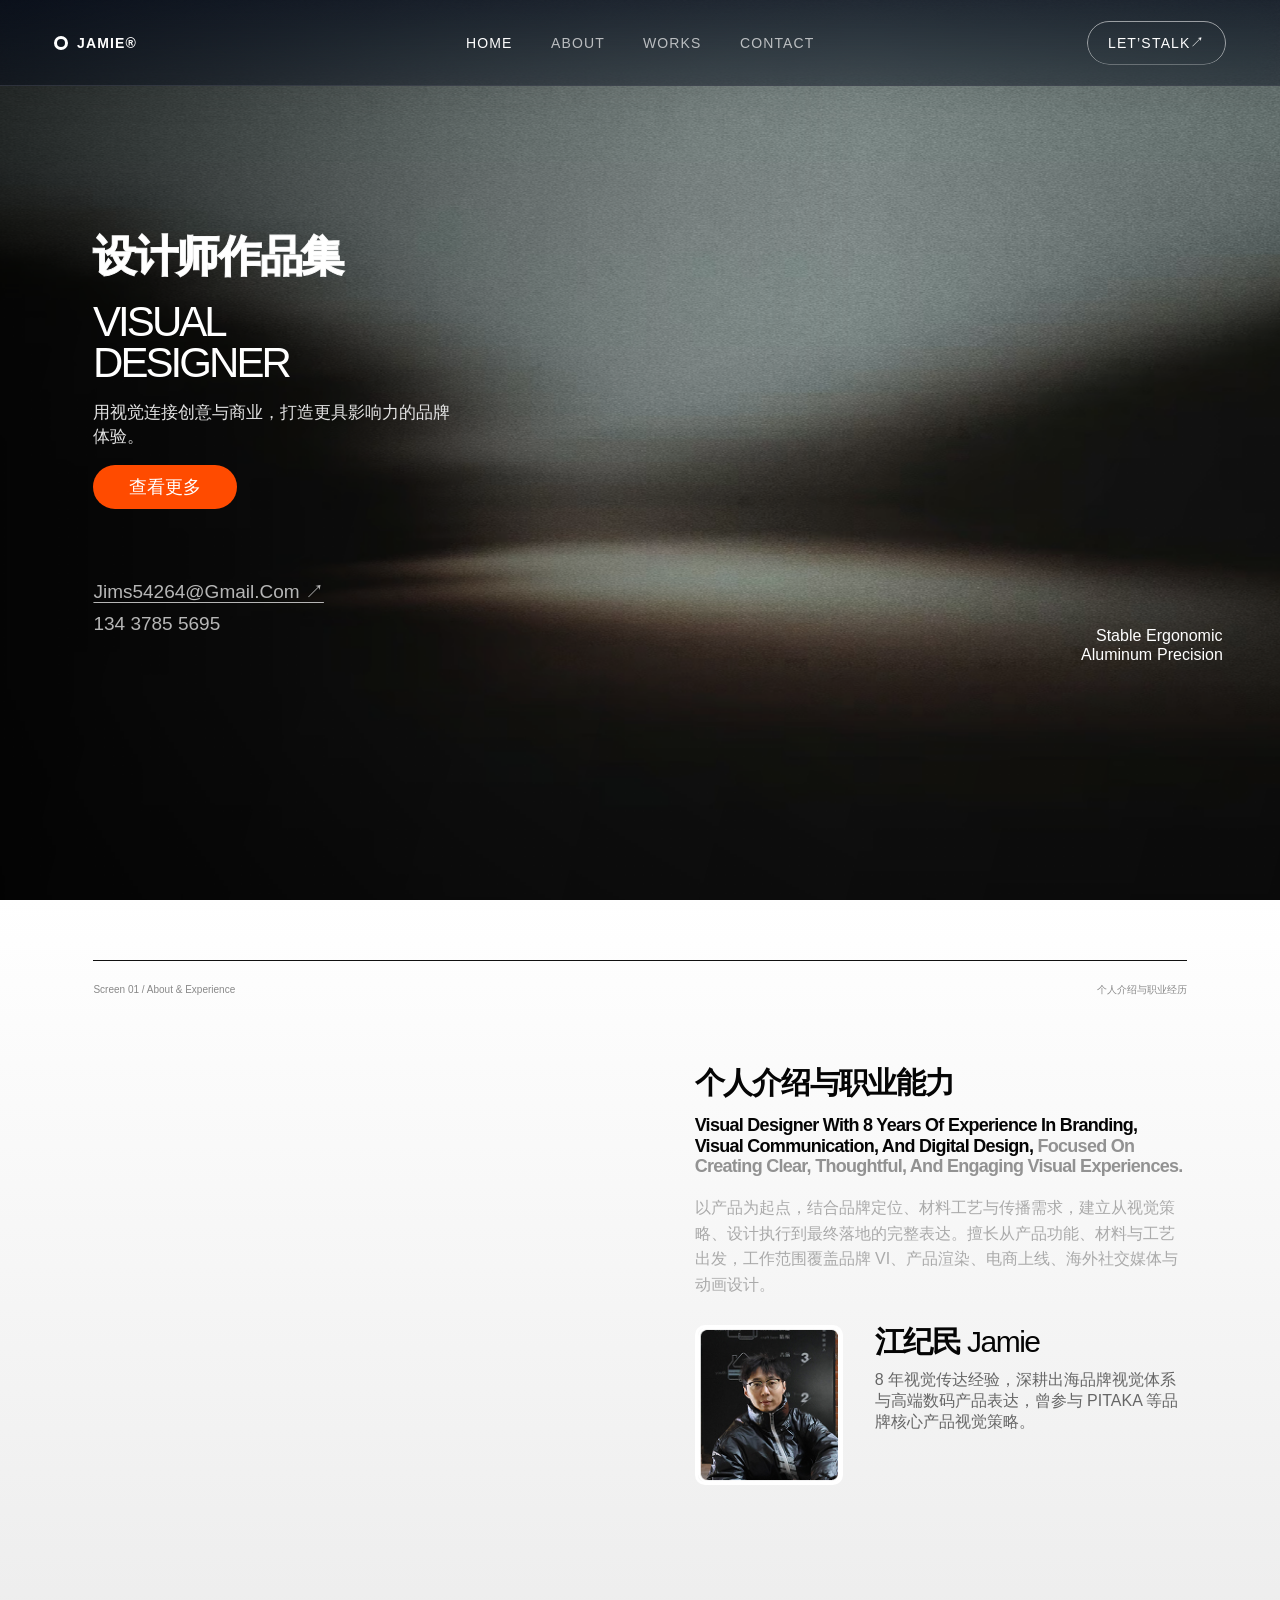
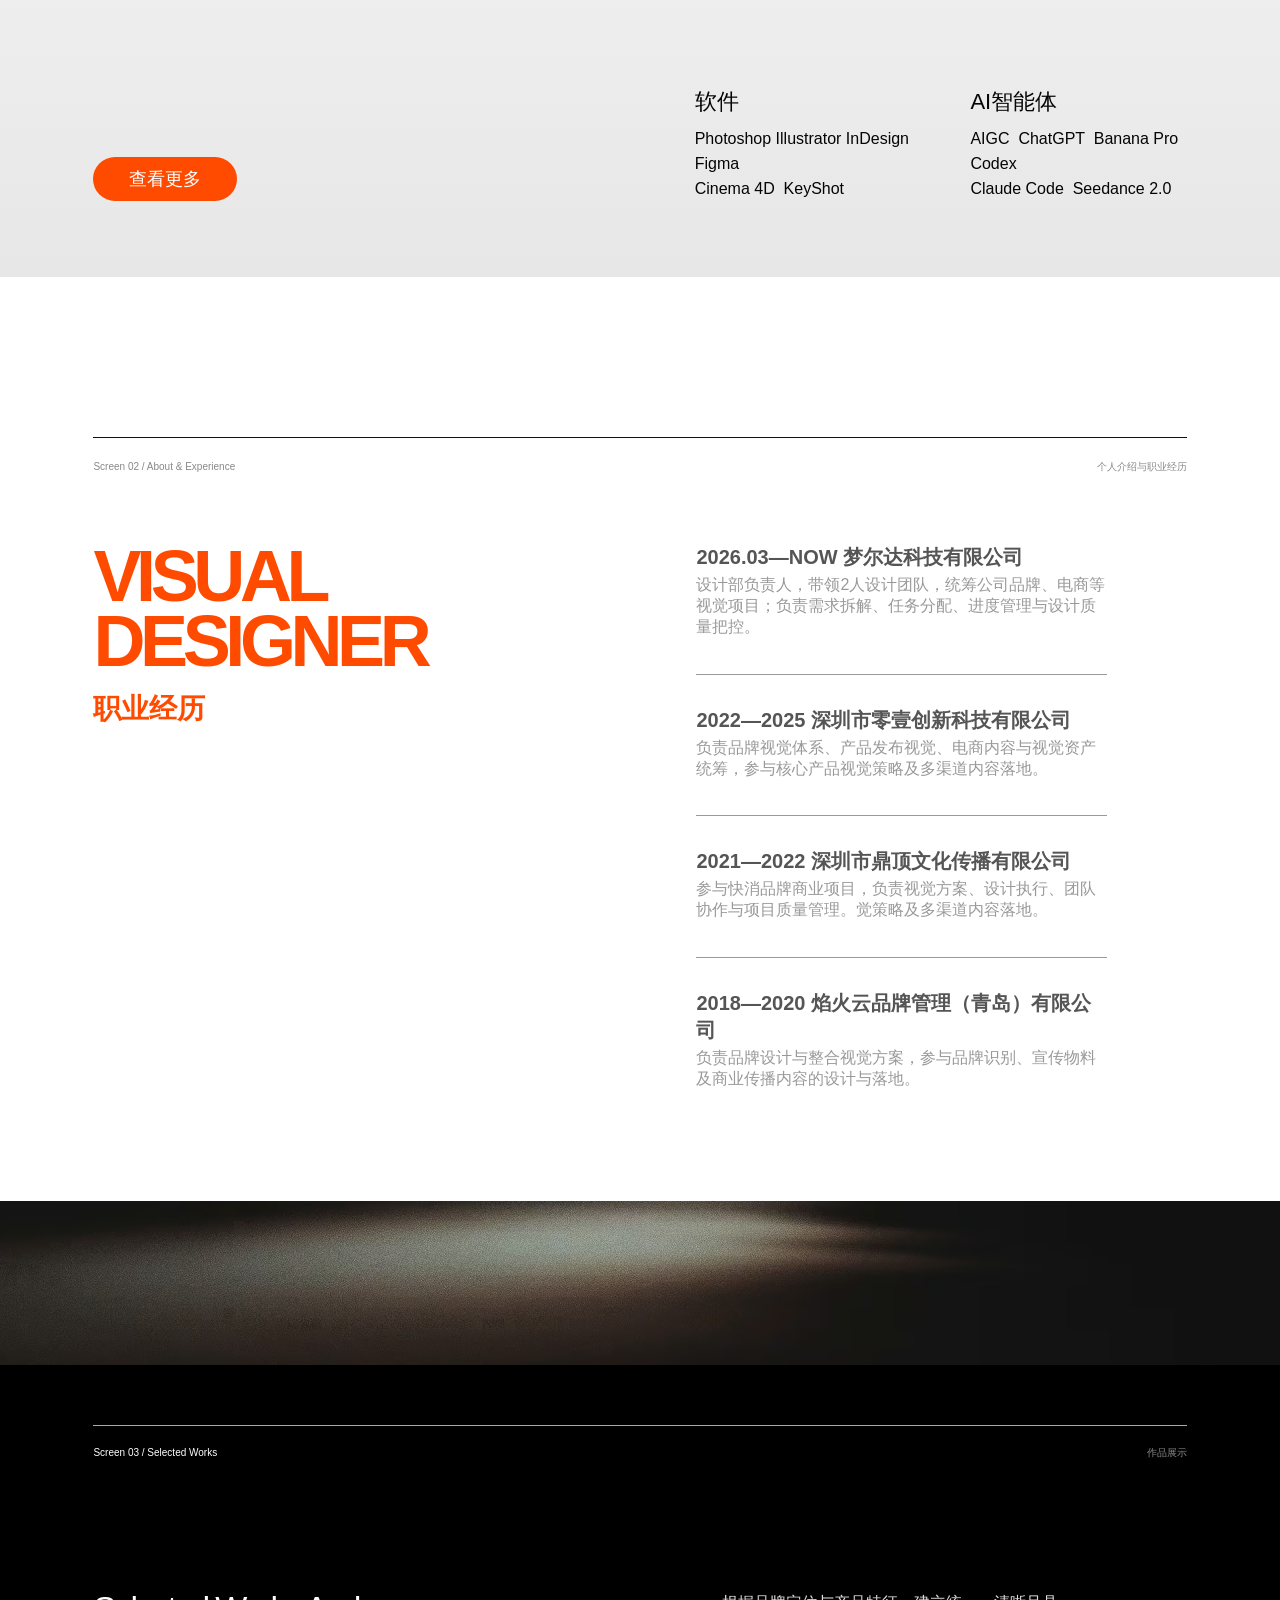
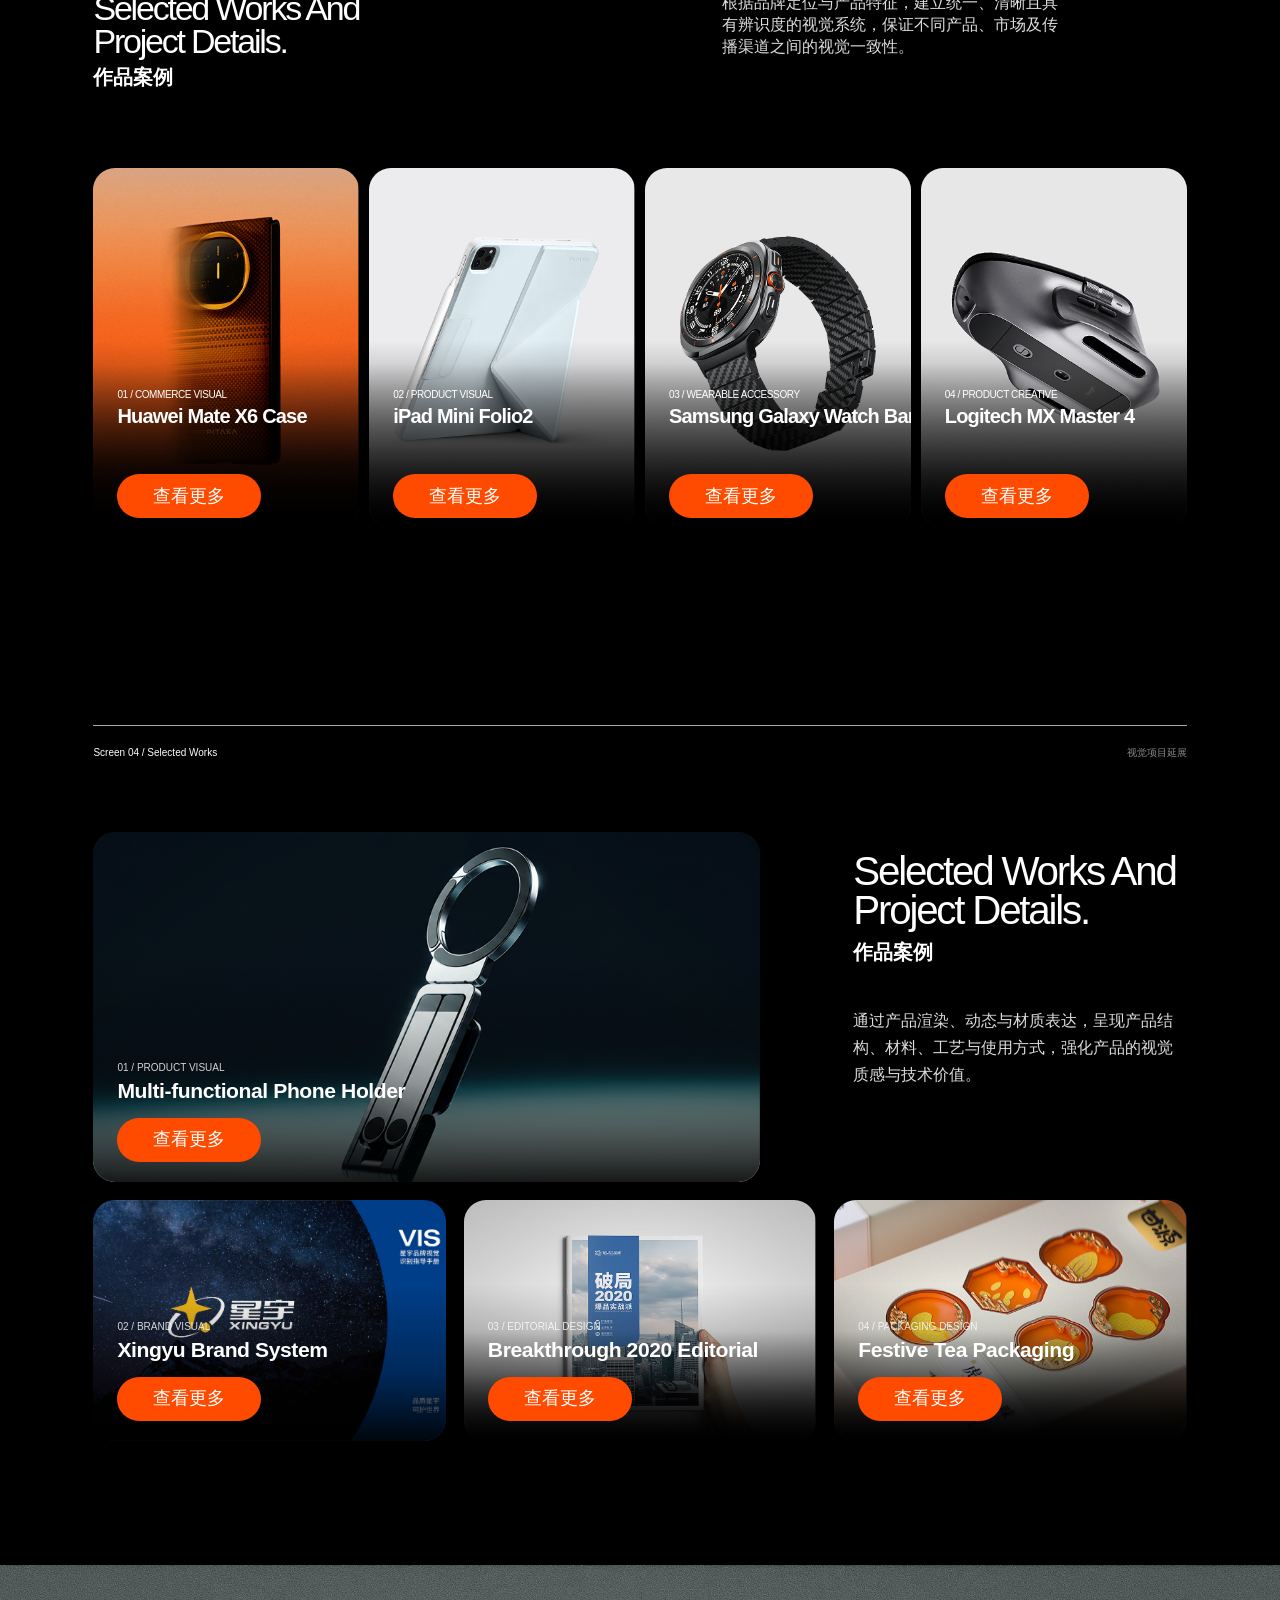
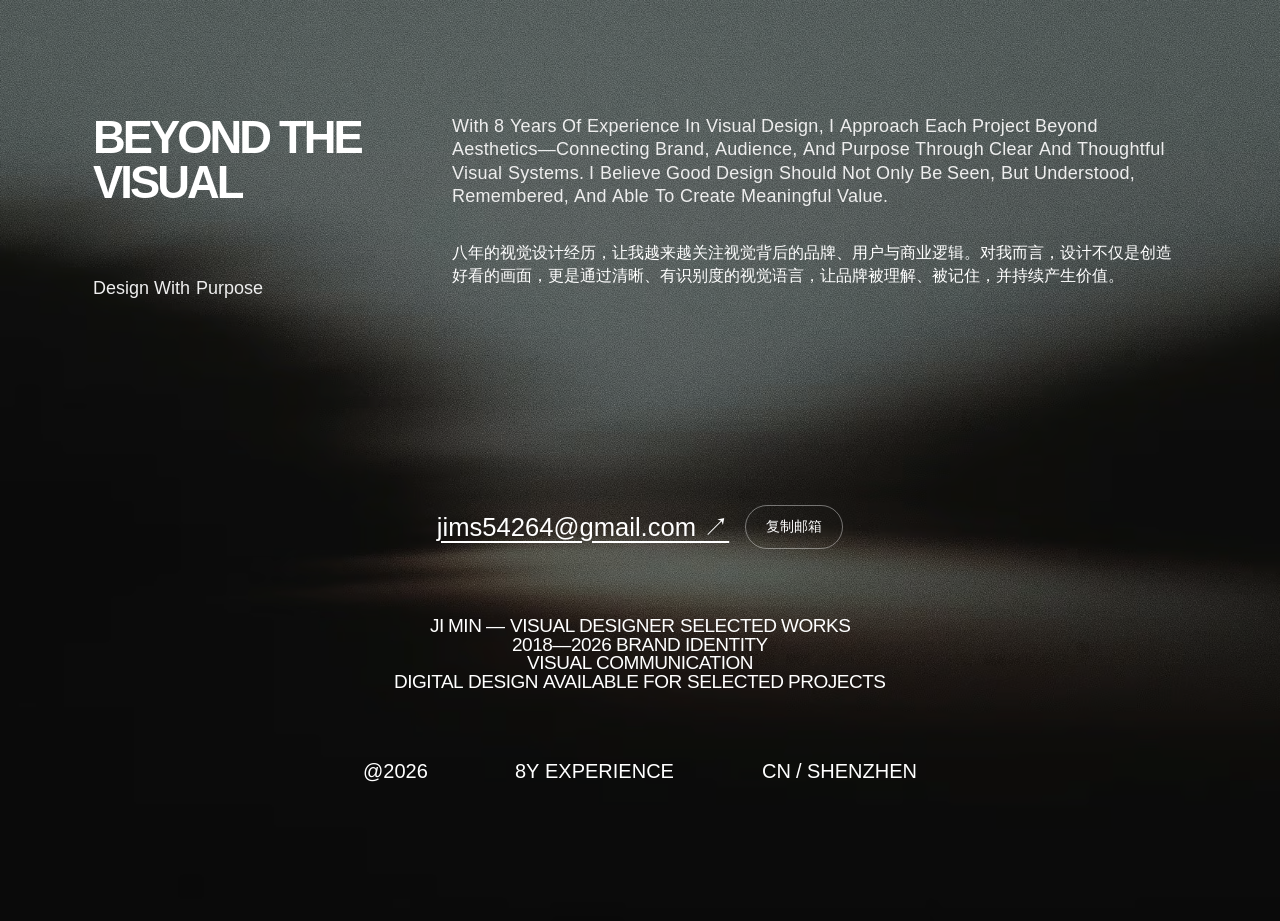
<file: index.html>
﻿<!doctype html>
<html lang="zh-CN">
<head>
  <meta charset="utf-8"><meta name="viewport" content="width=device-width,initial-scale=1">
  <meta name="description" content="江纪民 Jamie — 品牌视觉、CMF 产品视觉与动画设计作品集。">
  <title>Jamie — Visual Designer</title>
  <link rel="icon" href="data:,">
  <link rel="stylesheet" href="styles.css?v=four-case-1">
  <link rel="stylesheet" href="four-case.css?v=four-case-1">
  <link rel="stylesheet" href="home-motion.css?v=home-interactions-1">
  <link rel="stylesheet" href="home-profile.css?v=profile-copy-1">
  <link rel="stylesheet" href="home-blue-ink.css?v=1">
  <link rel="stylesheet" href="home-about-reference.css?v=1">
  <link rel="stylesheet" href="home-experience-reference.css?v=1">
  <link rel="stylesheet" href="home-works-reference.css?v=1">
  <link rel="stylesheet" href="home-closing-reference.css?v=1">
  <link rel="stylesheet" href="home-overrides.css?v=font-16-18-20">
  <link rel="stylesheet" href="global-nav.css?v=fixed-nav-3">
  <link rel="stylesheet" href="staggered-text.css?v=staggered-text-1">
  <link rel="stylesheet" href="static-sections.css?v=2">
  <link rel="stylesheet" href="home-feedback.css?v=4">
  <script defer src="home-blue-ink.js?v=1"></script>
  <script defer src="home-motion.js?v=home-video-2"></script>
</head>
<body data-build="four-case-1">
  <a class="skip-link" href="#main">跳到主要内容</a>
  <header class="site-header global-site-header">
    <a class="brand" href="#home"><i></i> JAMIE®</a>
    <nav aria-label="主要导航"><a href="#home">Home</a><a href="#about">About</a><a href="#works">Works</a><a href="#contact">Contact</a></nav>
    <a class="contact-pill" href="mailto:jims54264@gmail.com">Let’s talk ↗</a>
  </header>
  <main id="main">
<section class="screen hero blue-ink-hero" id="home">
      <div class="home-video-background is-ready" aria-hidden="true"><video class="blue-ink-video" autoplay muted loop playsinline preload="metadata" poster="assets/hero-background.jpg"><source src="assets/hero-background.mp4" type="video/mp4"></video><div class="hero-dynamic-overlay"></div><div class="hero-dynamic-noise"></div></div>
      <div class="blue-ink-copy">
        <h1>设计师作品集</h1>
        <p class="blue-ink-english">VISUAL<br>DESIGNER</p>
        <p class="blue-ink-intro">用视觉连接创意与商业，打造更具影响力的品牌体验。</p>
        <a class="blue-ink-cta portfolio-cta" href="#works">查看更多</a>
        <div class="blue-ink-contact" data-static-section><a href="mailto:jims54264@gmail.com">Jims54264@Gmail.Com ↗</a><button type="button" class="copy-phone" data-phone="134 3785 5695" aria-label="复制电话号码 134 3785 5695，保留空格" title="点击复制号码（含空格）">134 3785 5695</button><span class="copy-phone-status" role="status" aria-live="polite"></span></div>
      </div>
      <p class="blue-ink-caption">Stable Ergonomic<br>Aluminum Precision</p>
    </section>

    <section class="home-about" id="about">
      <section class="screen light about-reference-screen" aria-labelledby="about-screen-title" data-static-section>
        <div class="about-reference-head"><span>Screen 01 / About &amp; Experience</span><span>个人介绍与职业经历</span></div>
        <div class="about-reference-copy">
          <h2 id="about-screen-title">个人介绍与职业能力</h2>
          <p class="about-reference-english">Visual Designer With 8 Years Of Experience In Branding, Visual Communication, And Digital Design, <span>Focused On Creating Clear, Thoughtful, And Engaging Visual Experiences.</span></p>
          <p class="about-reference-description">以产品为起点，结合品牌定位、材料工艺与传播需求，建立从视觉策略、设计执行到最终落地的完整表达。擅长从产品功能、材料与工艺出发，工作范围覆盖品牌 VI、产品渲染、电商上线、海外社交媒体与动画设计。</p>
          <div class="about-reference-person">
            <div class="about-reference-photo" role="img" aria-label="江纪民 Jamie 的个人照片"></div>
            <div><h3>江纪民 <span>Jamie</span></h3><p>8 年视觉传达经验，深耕出海品牌视觉体系与高端数码产品表达，曾参与 PITAKA 等品牌核心产品视觉策略。</p></div>
          </div>
        </div>
        <a class="about-reference-more portfolio-cta" href="#works">查看更多</a>
        <div class="about-reference-tools">
          <div><h3>软件</h3><p>Photoshop Illustrator InDesign Figma<br>Cinema 4D&nbsp; KeyShot</p></div>
          <div><h3>AI智能体</h3><p>AIGC&nbsp; ChatGPT&nbsp; Banana Pro&nbsp; Codex<br>Claude Code&nbsp; Seedance 2.0</p></div>
        </div>
      </section>

      <section class="experience-reference-screen" id="experience" aria-labelledby="experience-reference-title" data-static-section>
        <div class="experience-reference-sheet">
          <div class="experience-reference-head"><span>Screen 02 / About &amp; Experience</span><span>个人介绍与职业经历</span></div>
          <div class="experience-reference-layout">
            <div class="experience-reference-title"><h2 id="experience-reference-title">VISUAL<br>DESIGNER</h2><p>职业经历</p></div>
            <div class="experience-reference-list">
              <article><h3><time>2026.03—NOW</time> 梦尔达科技有限公司</h3><p class="reveal-text experience-scroll-copy staggered-text">设计部负责人，带领2人设计团队，统筹公司品牌、电商等视觉项目；负责需求拆解、任务分配、进度管理与设计质量把控。</p></article>
              <article><h3><time>2022—2025</time> 深圳市零壹创新科技有限公司</h3><p class="reveal-text experience-scroll-copy staggered-text">负责品牌视觉体系、产品发布视觉、电商内容与视觉资产统筹，参与核心产品视觉策略及多渠道内容落地。</p></article>
              <article><h3><time>2021—2022</time> 深圳市鼎顶文化传播有限公司</h3><p class="reveal-text experience-scroll-copy staggered-text">参与快消品牌商业项目，负责视觉方案、设计执行、团队协作与项目质量管理。觉策略及多渠道内容落地。</p></article>
              <article><h3><time>2018—2020</time> 焰火云品牌管理（青岛）有限公司</h3><p class="reveal-text experience-scroll-copy staggered-text">负责品牌设计与整合视觉方案，参与品牌识别、宣传物料及商业传播内容的设计与落地。</p></article>
            </div>
          </div>
        </div>
        <div class="experience-reference-banner" aria-hidden="true"></div>
      </section>
    </section>

    <section class="screen works works-four works-reference" id="works" data-static-section>
      <div class="works-reference-head"><span>Screen 03 / Selected Works</span><span>作品展示</span></div>
      <div class="works-reference-title"><div><h2>Selected Works And<br>Project Details.</h2><h3>作品案例</h3></div><p>根据品牌定位与产品特征，建立统一、清晰且具有辨识度的视觉系统，保证不同产品、市场及传播渠道之间的视觉一致性。</p></div>
      <div class="project-grid four-case-grid reveal">
        <a class="project project-card" data-project-slug="mate-x6-case" href="works/mate-x6-case/" aria-label="查看 Huawei Mate X6 Case 项目详情">
          <img src="case-mate.png?v=group18" alt="华为 Mate X6 芳纶纤维手机壳视觉">
          <div class="shade"></div>
          <div class="project-copy"><p>01 / COMMERCE VISUAL</p><h3>Huawei Mate X6 Case</h3><span class="portfolio-cta">查看更多</span></div>
        </a>
        <a class="project project-card" data-project-slug="ipad-mini-folio2" href="works/ipad-mini-folio2/" aria-label="查看 iPad Mini Folio2 项目详情">
          <img src="case-ipad.png?v=group17" alt="iPad Mini Folio2 白色产品场景">
          <div class="shade"></div>
          <div class="project-copy"><p>02 / PRODUCT VISUAL</p><h3>iPad Mini Folio2</h3><span class="portfolio-cta">查看更多</span></div>
        </a>
        <a class="project project-card" href="works/samsung-galaxy-watch-band/" aria-label="查看 Samsung Galaxy Watch Band 项目详情">
          <img src="case-watch.png?v=group22" alt="Samsung Galaxy Watch 碳纤维纹理表带产品视觉">
          <div class="shade"></div>
          <div class="project-copy"><p>03 / WEARABLE ACCESSORY</p><h3>Samsung Galaxy Watch Band</h3><span class="portfolio-cta">查看更多</span></div>
        </a>
        <a class="project project-card" data-project-slug="mx-master-4" href="works/mx-master-4/" aria-label="查看 Logitech MX Master 4 项目详情">
          <img src="case-mx.png?v=group15" alt="罗技 MX Master 4 银灰色产品视觉">
          <div class="shade"></div>
          <div class="project-copy"><p>04 / PRODUCT CREATIVE</p><h3>Logitech MX Master 4</h3><span class="portfolio-cta">查看更多</span></div>
        </a>
      </div>
    </section>

    <section class="screen works-secondary-page" id="works-secondary" aria-labelledby="works-secondary-title" data-static-section>
      <div class="secondary-page-head"><span>Screen 04 / Selected Works</span><span>视觉项目延展</span></div>
      <div class="secondary-page-intro">
        <a class="secondary-feature-card reveal" href="works/phone-holder/" aria-label="查看 Multi-functional Phone Holder 项目详情">
          <img src="assets/new-page-hero.png?v=group16" alt="Multi-functional Phone Holder 产品视觉">
          <div class="secondary-card-shade"></div>
          <div class="secondary-card-copy"><p>01 / PRODUCT VISUAL</p><h3>Multi-functional Phone Holder</h3><span class="portfolio-cta">查看更多</span></div>
        </a>
        <div class="secondary-page-copy reveal">
          <h2 id="works-secondary-title">Selected Works And<br>Project Details.</h2>
          <h3>作品案例</h3>
          <p>通过产品渲染、动态与材质表达，呈现产品结构、材料、工艺与使用方式，强化产品的视觉质感与技术价值。</p>
        </div>
      </div>
      <div class="secondary-page-grid">
        <a class="secondary-detail-card reveal" href="works/ecobine-brand-system/" aria-label="查看 Ecobine Advanced Materials 项目详情">
          <img src="assets/brand/xingyu-cover.jpg?v=xingyu" alt="星宇品牌视觉系统">
          <div class="secondary-card-shade"></div>
          <div class="secondary-card-copy"><p>02 / BRAND VISUAL</p><h3>Xingyu Brand System</h3><span class="portfolio-cta">查看更多</span></div>
        </a>
        <a class="secondary-detail-card reveal" href="works/tea-editorial/" aria-label="查看 Breakthrough 2020 Editorial 项目详情">
          <img src="assets/new-page-editorial.png?v=group24" alt="《破局 2020》品牌实践年刊">
          <div class="secondary-card-shade"></div>
          <div class="secondary-card-copy"><p>03 / EDITORIAL DESIGN</p><h3>Breakthrough 2020 Editorial</h3><span class="portfolio-cta">查看更多</span></div>
        </a>
        <a class="secondary-detail-card reveal" href="works/festive-tea-packaging/" aria-label="查看 Festive Tea Packaging 项目详情">
          <img src="assets/new-page-product.png?v=group25" alt="节日礼赠产品视觉">
          <div class="secondary-card-shade"></div>
          <div class="secondary-card-copy"><p>04 / PACKAGING DESIGN</p><h3>Festive Tea Packaging</h3><span class="portfolio-cta">查看更多</span></div>
        </a>
      </div>
    </section>

    <section class="screen closing-reference" id="contact" aria-labelledby="closing-reference-title" data-static-section>
      <div class="closing-reference-texture" aria-hidden="true"></div>
      <div class="closing-reference-main" data-staggered-copy>
        <div class="closing-reference-heading">
          <h2 id="closing-reference-title">BEYOND THE<br>VISUAL</h2>
          <p>Design With Purpose</p>
        </div>
        <div class="closing-reference-statement">
          <p lang="en" class="closing-scroll-copy staggered-text">With 8 Years Of Experience In Visual Design, I Approach Each Project Beyond Aesthetics—Connecting Brand, Audience, And Purpose Through Clear And Thoughtful Visual Systems. I Believe Good Design Should Not Only Be Seen, But Understood, Remembered, And Able To Create Meaningful Value.</p>
          <p lang="zh-CN" class="closing-scroll-copy staggered-text">八年的视觉设计经历，让我越来越关注视觉背后的品牌、用户与商业逻辑。对我而言，设计不仅是创造好看的画面，更是通过清晰、有识别度的视觉语言，让品牌被理解、被记住，并持续产生价值。</p>
        </div>
      </div>
      <footer class="closing-reference-footer">
        <div class="contact-copy-row">
          <a href="mailto:jims54264@gmail.com">jims54264@gmail.com ↗</a>
          <button type="button" class="copy-email" data-email="jims54264@gmail.com">复制邮箱</button>
        </div>
        <p class="copy-email-status" role="status" aria-live="polite"></p>
        <p class="closing-reference-signature" data-staggered-copy>JI MIN — VISUAL DESIGNER SELECTED WORKS<br>2018—2026 BRAND IDENTITY<br>VISUAL COMMUNICATION<br>DIGITAL DESIGN AVAILABLE FOR SELECTED PROJECTS</p>
        <div class="closing-reference-meta" data-staggered-copy><span>@2026</span><span>8Y EXPERIENCE</span><span>CN / SHENZHEN</span></div>
      </footer>
    </section>
  </main>
  <script src="projects-data.js?v=four-case-1"></script>
  <script src="staggered-text.js?v=staggered-text-4"></script>
  <script src="script.js?v=reveal-44"></script>
  <script src="home-feedback.js?v=2"></script>
</body>
</html>
</file>
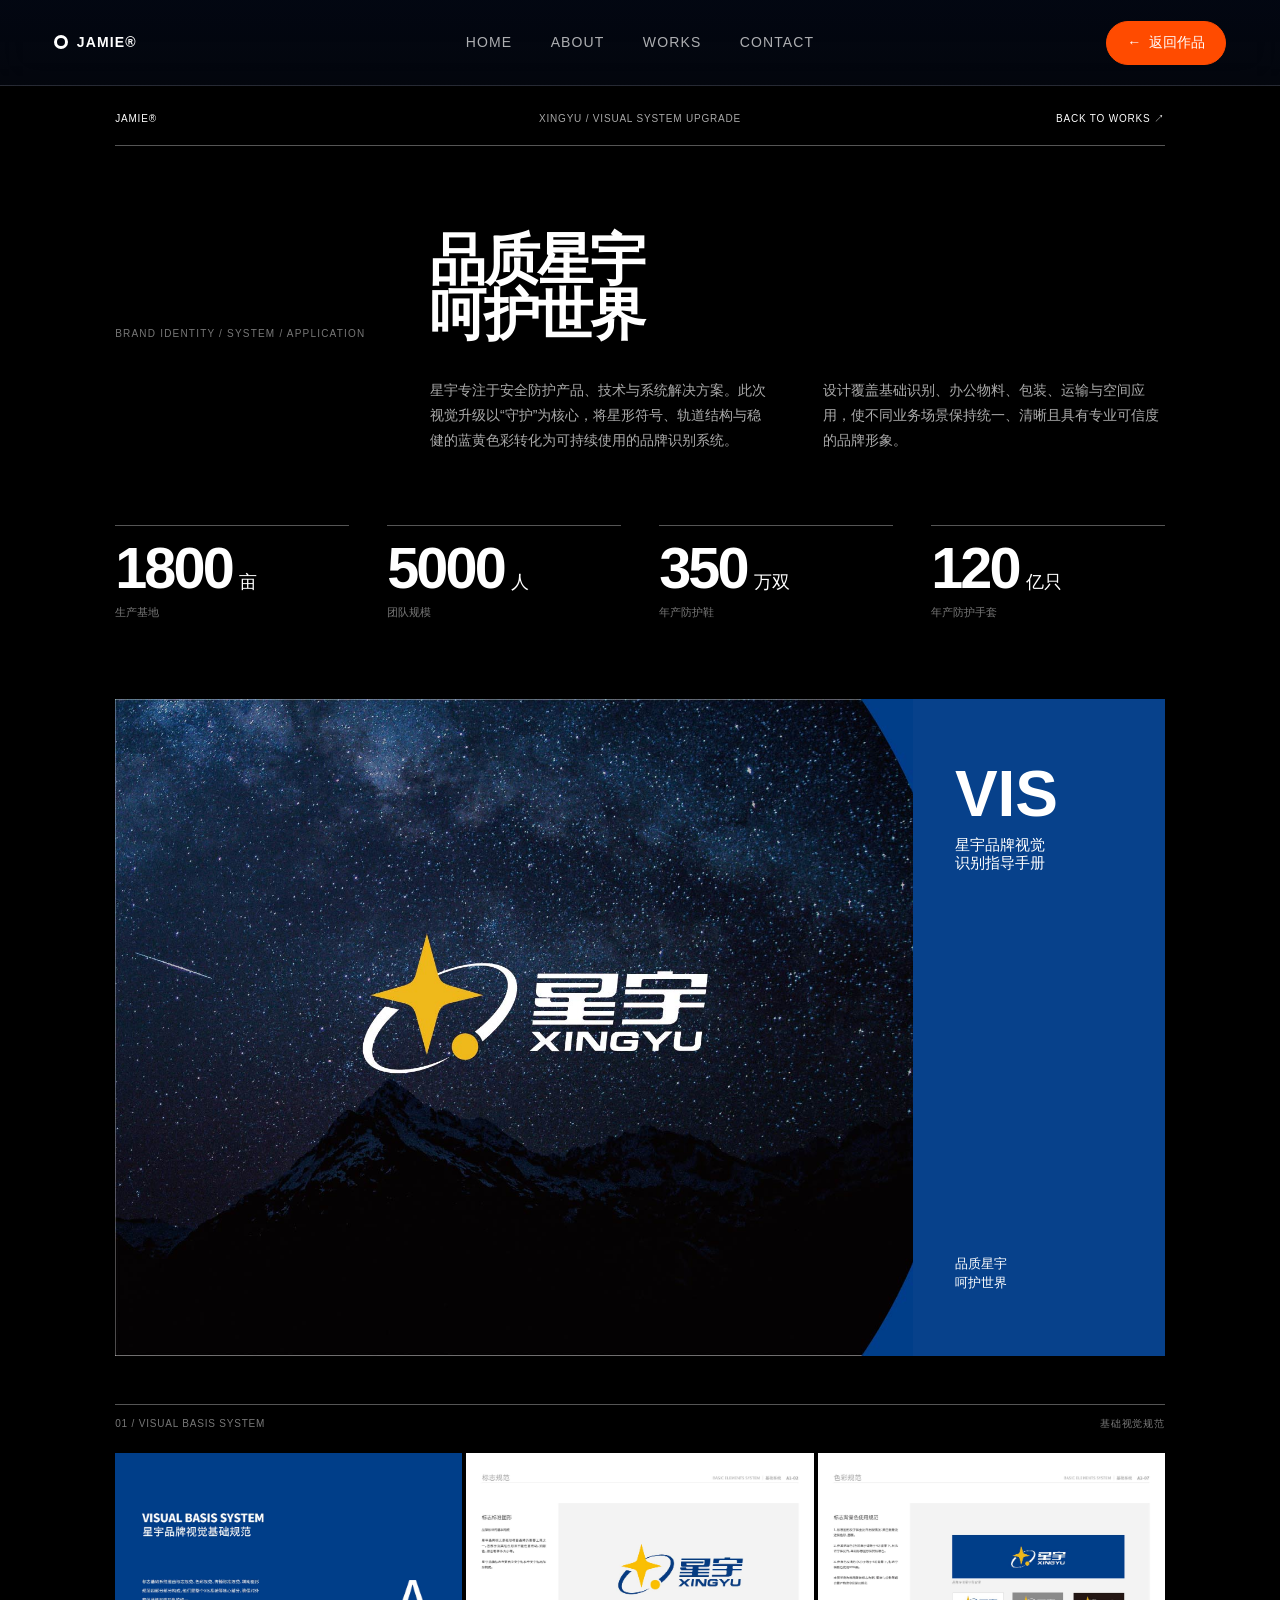
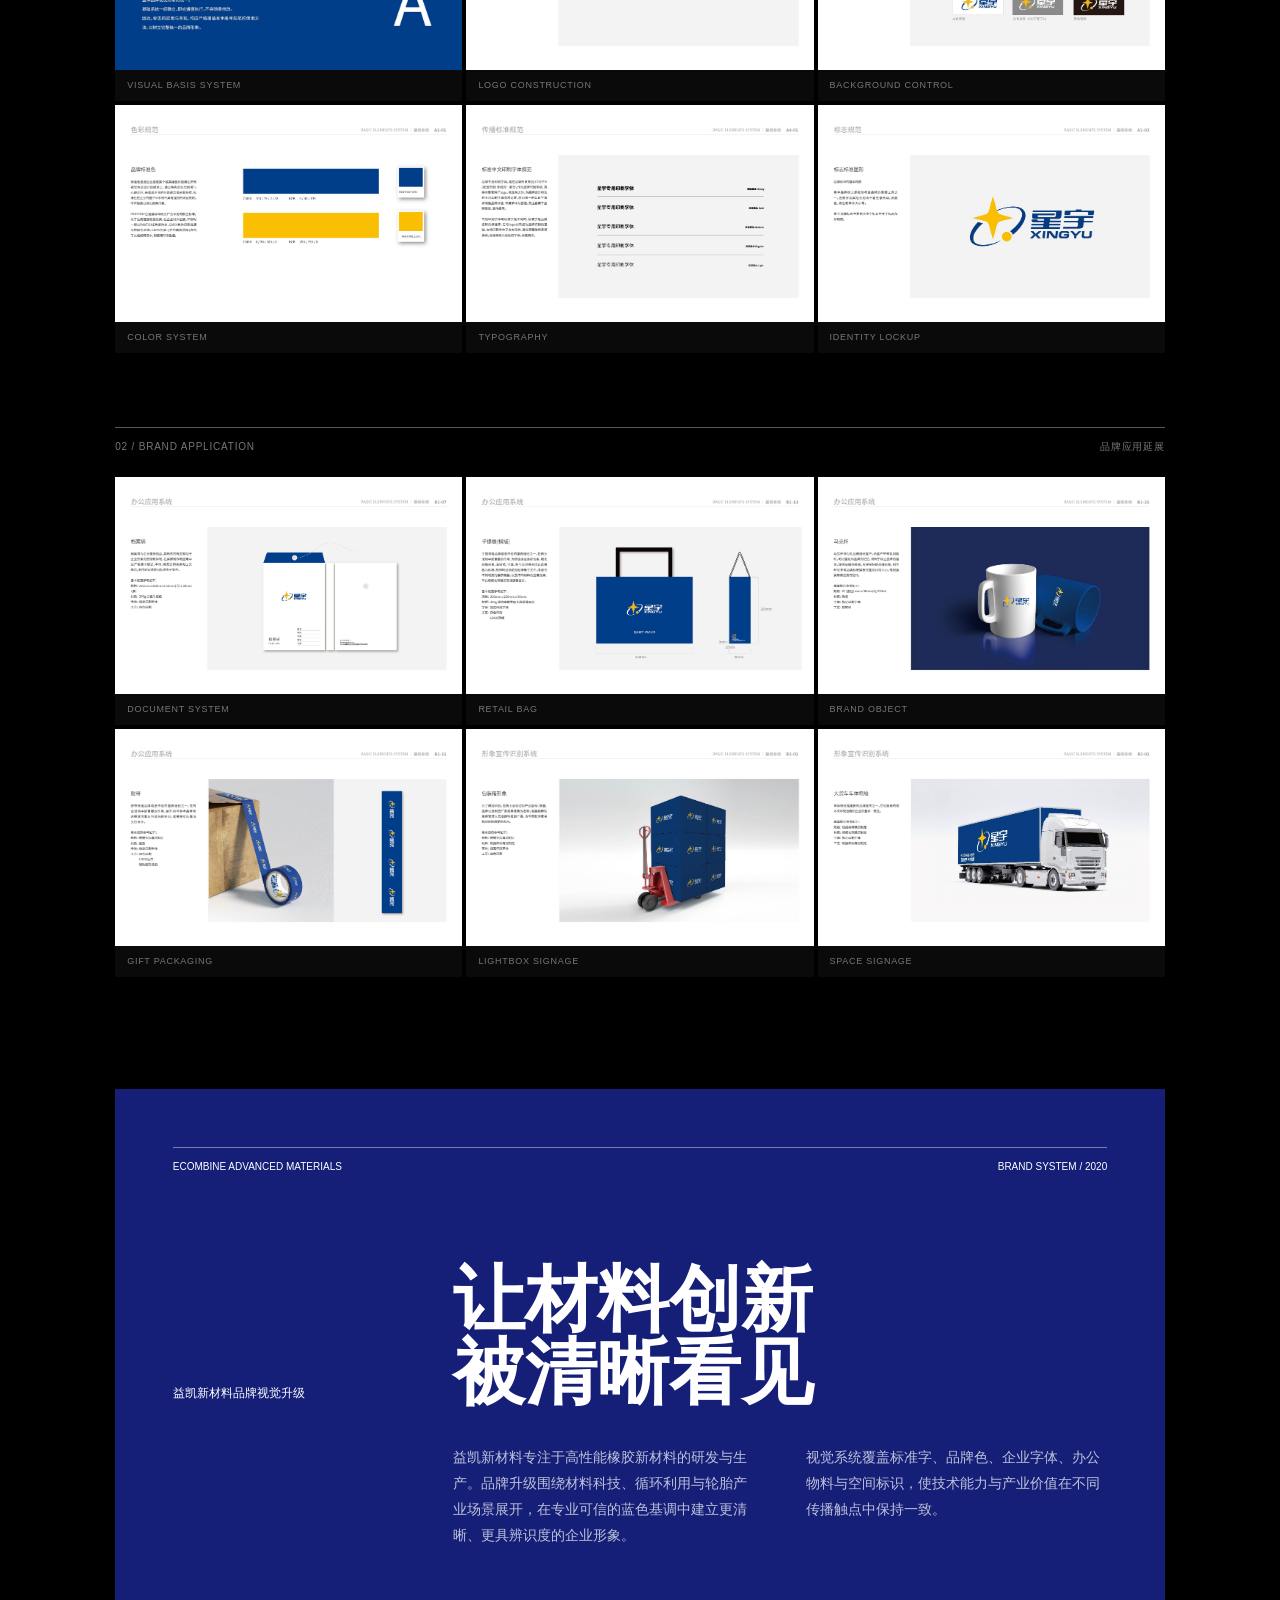
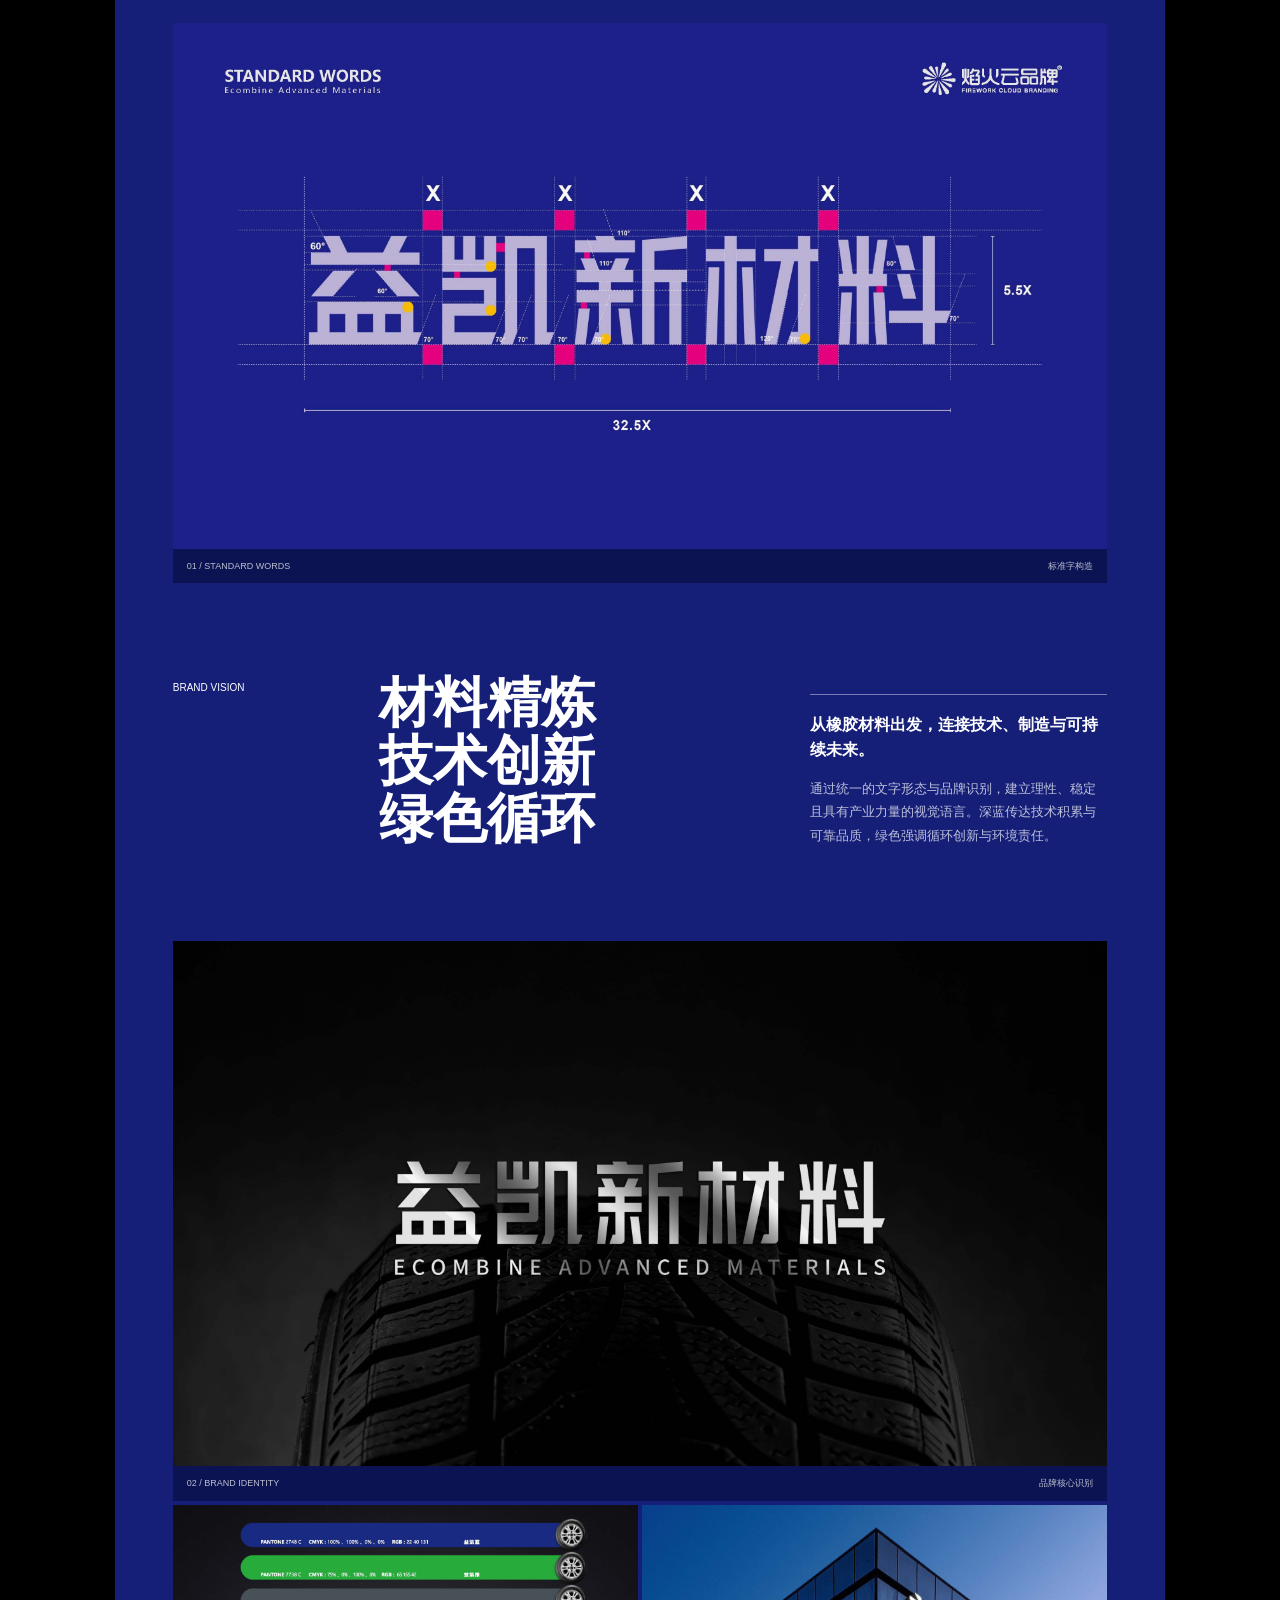
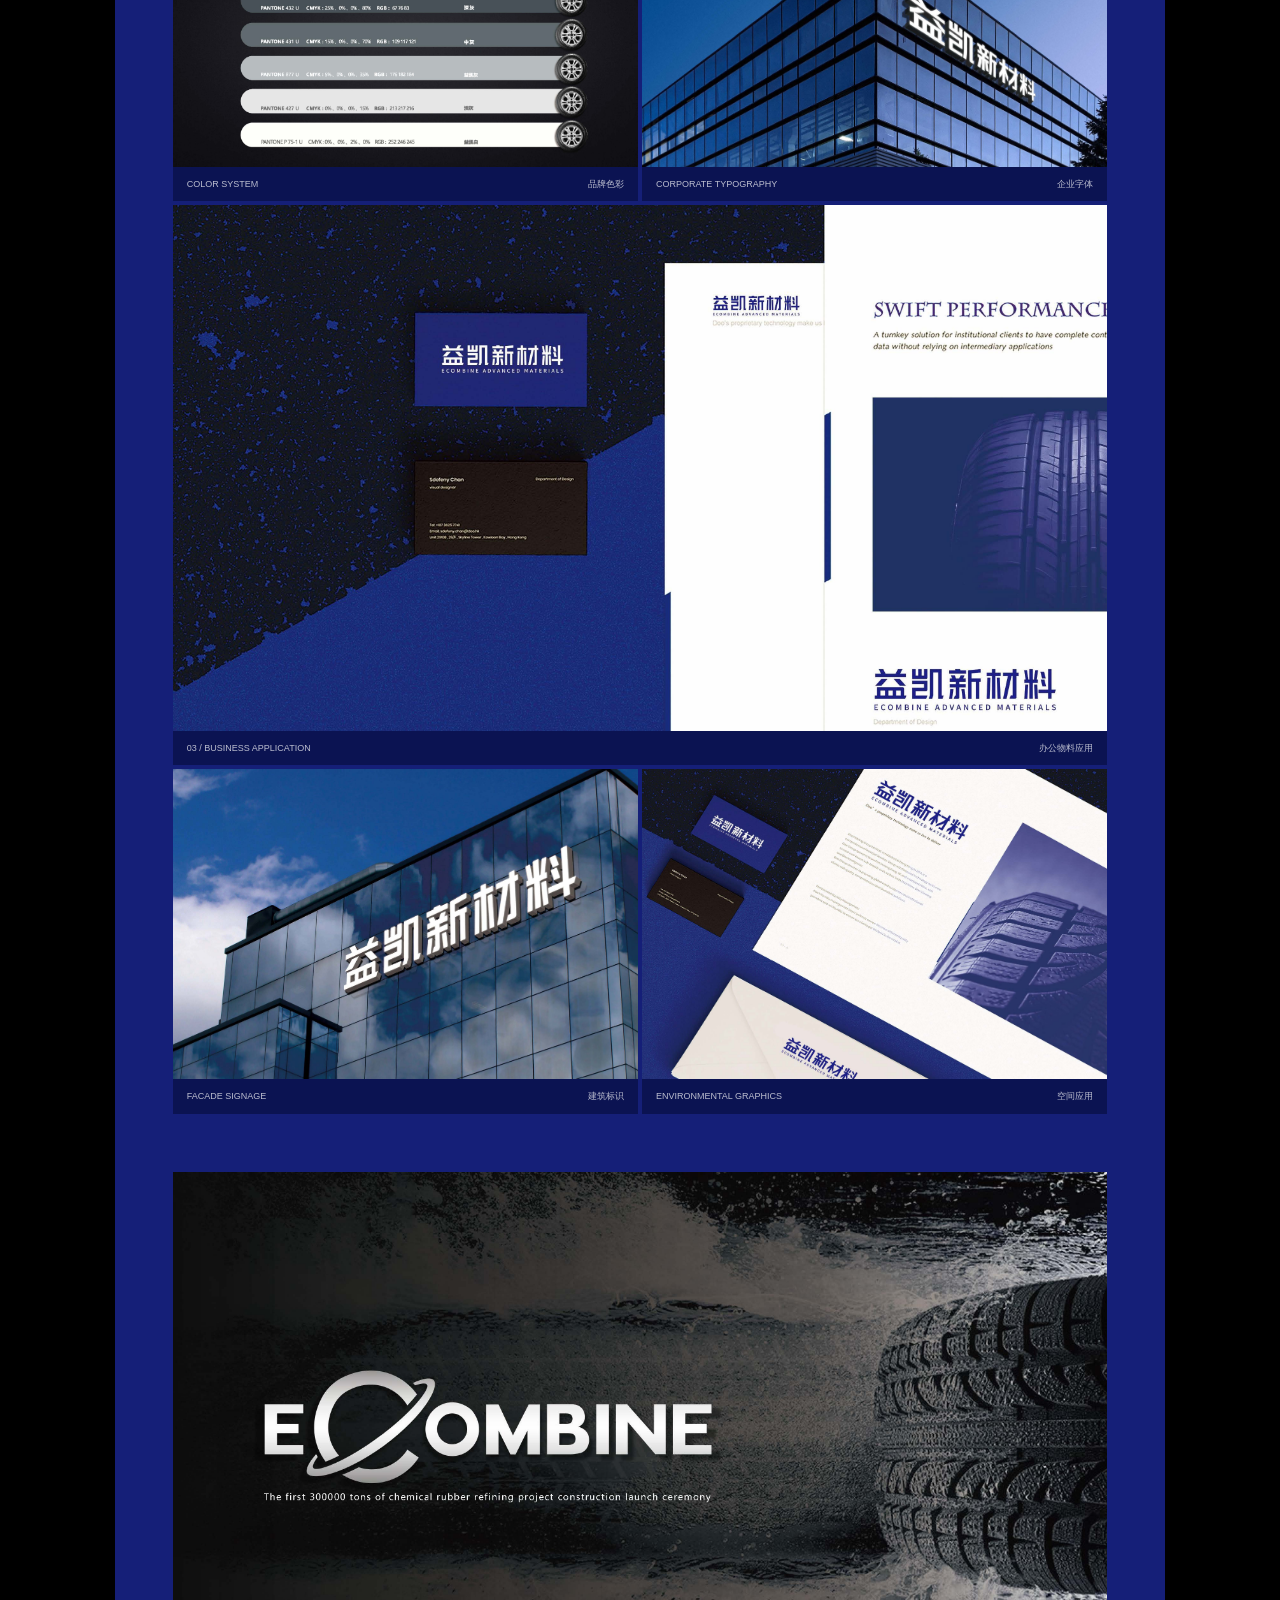
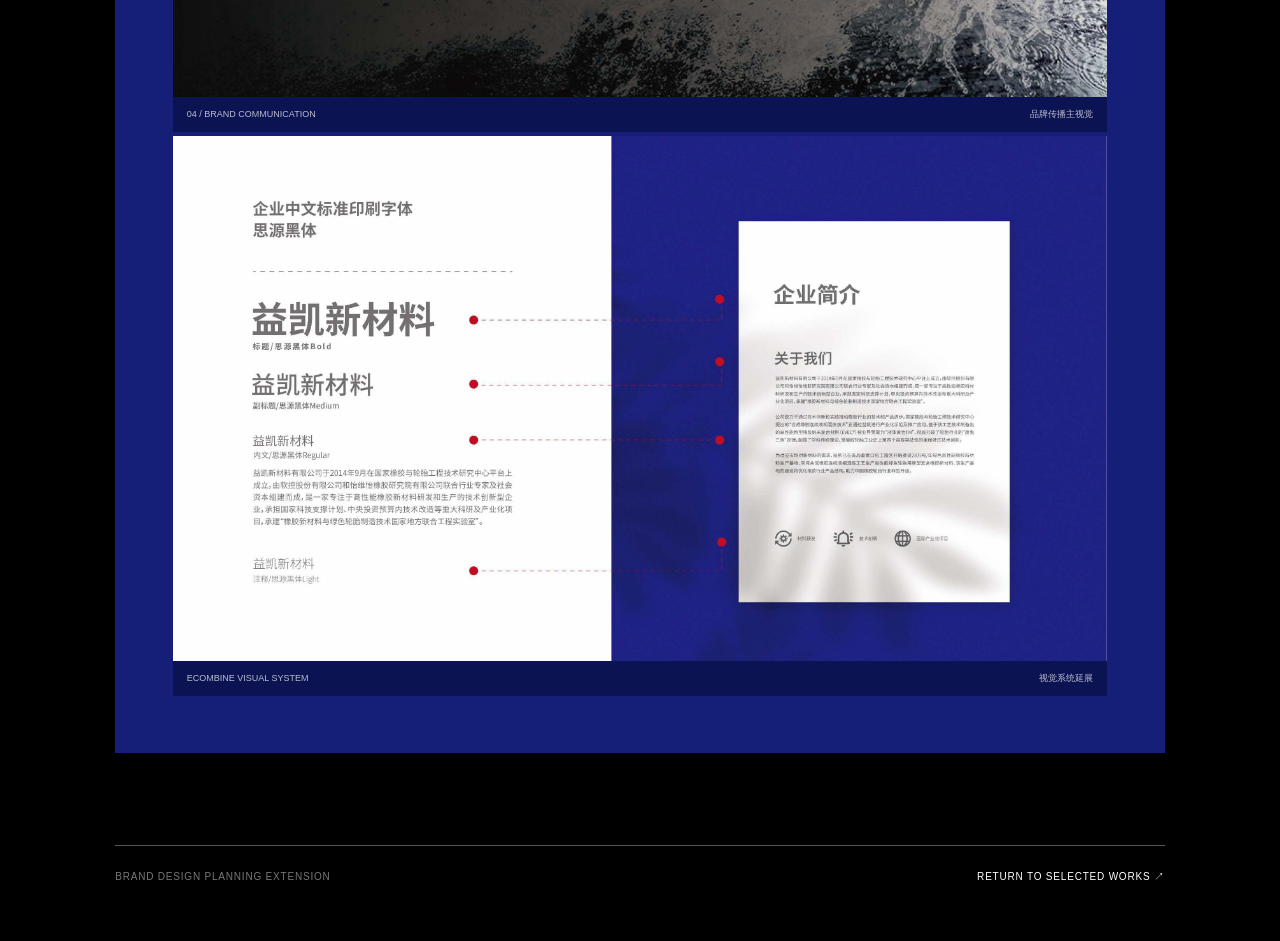
<file: works/ecobine-brand-system/index.html>
﻿<!doctype html>
<html lang="zh-CN">
<head>
  <meta charset="utf-8">
  <meta name="viewport" content="width=device-width,initial-scale=1">
  <meta name="description" content="星宇品牌视觉识别系统升级项目">
  <title>Xingyu Brand System — Jamie</title>
  <link rel="icon" href="data:,">
  <link rel="stylesheet" href="../../editorial-case.css?v=xingyu-yikai-1">
  <link rel="stylesheet" href="../../global-nav.css?v=fixed-nav-4">
</head>
<body class="brand-reference-page has-global-nav">
  <header class="global-site-header">
    <a class="brand" href="#home"><i></i> JAMIE®</a>
    <nav aria-label="主要导航"><a href="#home">Home</a><a href="#about">About</a><a href="#works">Works</a><a href="#contact">Contact</a></nav>
    <a class="case-return" href="#works-secondary"><span aria-hidden="true">←</span> 返回作品</a>
  </header>
  <header class="brand-reference-nav">
    <a href="#works-secondary">JAMIE®</a>
    <span>XINGYU / VISUAL SYSTEM UPGRADE</span>
    <a href="#works-secondary">BACK TO WORKS ↗</a>
  </header>
  <main>
    <section class="brand-reference-intro">
      <div class="brand-reference-title">
        <p>BRAND IDENTITY / SYSTEM / APPLICATION</p>
        <h1>品质星宇<br>呵护世界</h1>
      </div>
      <div class="brand-reference-copy">
        <p>星宇专注于安全防护产品、技术与系统解决方案。此次视觉升级以“守护”为核心，将星形符号、轨道结构与稳健的蓝黄色彩转化为可持续使用的品牌识别系统。</p>
        <p>设计覆盖基础识别、办公物料、包装、运输与空间应用，使不同业务场景保持统一、清晰且具有专业可信度的品牌形象。</p>
      </div>
      <div class="brand-reference-stats">
        <div><strong>1800</strong><span>亩</span><p>生产基地</p></div>
        <div><strong>5000</strong><span>人</span><p>团队规模</p></div>
        <div><strong>350</strong><span>万双</span><p>年产防护鞋</p></div>
        <div><strong>120</strong><span>亿只</span><p>年产防护手套</p></div>
      </div>
    </section>

    <section class="brand-reference-feature">
      <img src="../../assets/brand/xingyu-cover.jpg" alt="星宇品牌视觉识别手册封面">
      <div class="brand-reference-feature-copy"><strong>VIS</strong><p>星宇品牌视觉<br>识别指导手册</p><span>品质星宇<br>呵护世界</span></div>
    </section>

    <section class="brand-reference-system">
      <div class="brand-reference-label"><span>01 / VISUAL BASIS SYSTEM</span><span>基础视觉规范</span></div>
      <div class="brand-reference-grid">
        <figure class="brand-reference-a"><img src="../../assets/brand/xingyu-section-a.jpg" alt="星宇视觉基础系统章节"><figcaption>VISUAL BASIS SYSTEM</figcaption></figure>
        <figure><img src="../../assets/brand/xingyu-mark.jpg" alt="星宇标志标准图形"><figcaption>LOGO CONSTRUCTION</figcaption></figure>
        <figure><img src="../../assets/brand/xingyu-background.jpg" alt="星宇标志背景色规范"><figcaption>BACKGROUND CONTROL</figcaption></figure>
        <figure><img src="../../assets/brand/xingyu-colors.jpg" alt="星宇品牌标准色"><figcaption>COLOR SYSTEM</figcaption></figure>
        <figure><img src="../../assets/brand/xingyu-type.jpg" alt="星宇标准印刷字体"><figcaption>TYPOGRAPHY</figcaption></figure>
        <figure><img src="../../assets/brand/xingyu-mark.jpg" alt="星宇标志组合规范"><figcaption>IDENTITY LOCKUP</figcaption></figure>
      </div>
    </section>

    <section class="brand-reference-system brand-reference-applications">
      <div class="brand-reference-label"><span>02 / BRAND APPLICATION</span><span>品牌应用延展</span></div>
      <div class="brand-reference-grid">
        <figure><img src="../../assets/brand/xingyu-folder.jpg" alt="星宇档案袋应用"><figcaption>DOCUMENT SYSTEM</figcaption></figure>
        <figure><img src="../../assets/brand/xingyu-bag.jpg" alt="星宇手提袋应用"><figcaption>RETAIL BAG</figcaption></figure>
        <figure><img src="../../assets/brand/xingyu-mug.jpg" alt="星宇马克杯应用"><figcaption>BRAND OBJECT</figcaption></figure>
        <figure><img src="../../assets/brand/xingyu-box.jpg" alt="星宇礼品盒应用"><figcaption>GIFT PACKAGING</figcaption></figure>
        <figure><img src="../../assets/brand/xingyu-sign.jpg" alt="星宇灯箱广告应用"><figcaption>LIGHTBOX SIGNAGE</figcaption></figure>
        <figure><img src="../../assets/brand/xingyu-signage.jpg" alt="星宇空间导视应用"><figcaption>SPACE SIGNAGE</figcaption></figure>
      </div>
    </section>

    <section class="yikai-reference-page" aria-labelledby="yikai-title">
      <div class="yikai-reference-intro">
        <div class="yikai-reference-kicker">
          <span>ECOMBINE ADVANCED MATERIALS</span>
          <span>BRAND SYSTEM / 2020</span>
        </div>
        <div class="yikai-reference-title">
          <p>益凯新材料品牌视觉升级</p>
          <h2 id="yikai-title">让材料创新<br>被清晰看见</h2>
        </div>
        <div class="yikai-reference-copy">
          <p>益凯新材料专注于高性能橡胶新材料的研发与生产。品牌升级围绕材料科技、循环利用与轮胎产业场景展开，在专业可信的蓝色基调中建立更清晰、更具辨识度的企业形象。</p>
          <p>视觉系统覆盖标准字、品牌色、企业字体、办公物料与空间标识，使技术能力与产业价值在不同传播触点中保持一致。</p>
        </div>
      </div>

      <figure class="yikai-reference-hero">
        <img src="../../assets/brand/yk-33.jpg" alt="益凯新材料中文标准字构造规范">
        <figcaption><span>01 / STANDARD WORDS</span><span>标准字构造</span></figcaption>
      </figure>

      <div class="yikai-reference-vision">
        <p>BRAND VISION</p>
        <h3>材料精炼<br>技术创新<br>绿色循环</h3>
        <div>
          <strong>从橡胶材料出发，连接技术、制造与可持续未来。</strong>
          <p>通过统一的文字形态与品牌识别，建立理性、稳定且具有产业力量的视觉语言。深蓝传达技术积累与可靠品质，绿色强调循环创新与环境责任。</p>
        </div>
      </div>

      <figure class="yikai-reference-hero yikai-reference-dark">
        <img src="../../assets/brand/yk-34.jpg" alt="益凯新材料标志与轮胎应用主视觉" loading="lazy">
        <figcaption><span>02 / BRAND IDENTITY</span><span>品牌核心识别</span></figcaption>
      </figure>

      <div class="yikai-reference-grid">
        <figure>
          <img src="../../assets/brand/yk-03.jpg" alt="益凯新材料品牌色彩系统" loading="lazy">
          <figcaption><span>COLOR SYSTEM</span><span>品牌色彩</span></figcaption>
        </figure>
        <figure>
          <img src="../../assets/brand/yk-40.jpg" alt="益凯新材料企业字体规范" loading="lazy">
          <figcaption><span>CORPORATE TYPOGRAPHY</span><span>企业字体</span></figcaption>
        </figure>
      </div>

      <figure class="yikai-reference-hero">
        <img src="../../assets/brand/yk-35.jpg" alt="益凯新材料品牌办公与印刷物料" loading="lazy">
        <figcaption><span>03 / BUSINESS APPLICATION</span><span>办公物料应用</span></figcaption>
      </figure>

      <div class="yikai-reference-grid yikai-reference-environment">
        <figure>
          <img src="../../assets/brand/yk-36.jpg" alt="益凯新材料建筑外立面标识" loading="lazy">
          <figcaption><span>FACADE SIGNAGE</span><span>建筑标识</span></figcaption>
        </figure>
        <figure>
          <img src="../../assets/brand/yk-39.jpg" alt="益凯新材料园区环境标识" loading="lazy">
          <figcaption><span>ENVIRONMENTAL GRAPHICS</span><span>空间应用</span></figcaption>
        </figure>
      </div>

      <figure class="yikai-reference-hero yikai-reference-campaign">
        <img src="../../assets/brand/yk-05.jpg" alt="益凯新材料轮胎品牌传播主视觉" loading="lazy">
        <figcaption><span>04 / BRAND COMMUNICATION</span><span>品牌传播主视觉</span></figcaption>
      </figure>

      <figure class="yikai-reference-hero yikai-reference-end">
        <img src="../../assets/brand/yk-42.jpg" alt="益凯新材料视觉规范延展" loading="lazy">
        <figcaption><span>ECOMBINE VISUAL SYSTEM</span><span>视觉系统延展</span></figcaption>
      </figure>
    </section>

    <footer class="brand-reference-footer"><span>BRAND DESIGN PLANNING EXTENSION</span><a href="#works-secondary">RETURN TO SELECTED WORKS ↗</a></footer>
  </main>
</body>
</html>
</file>
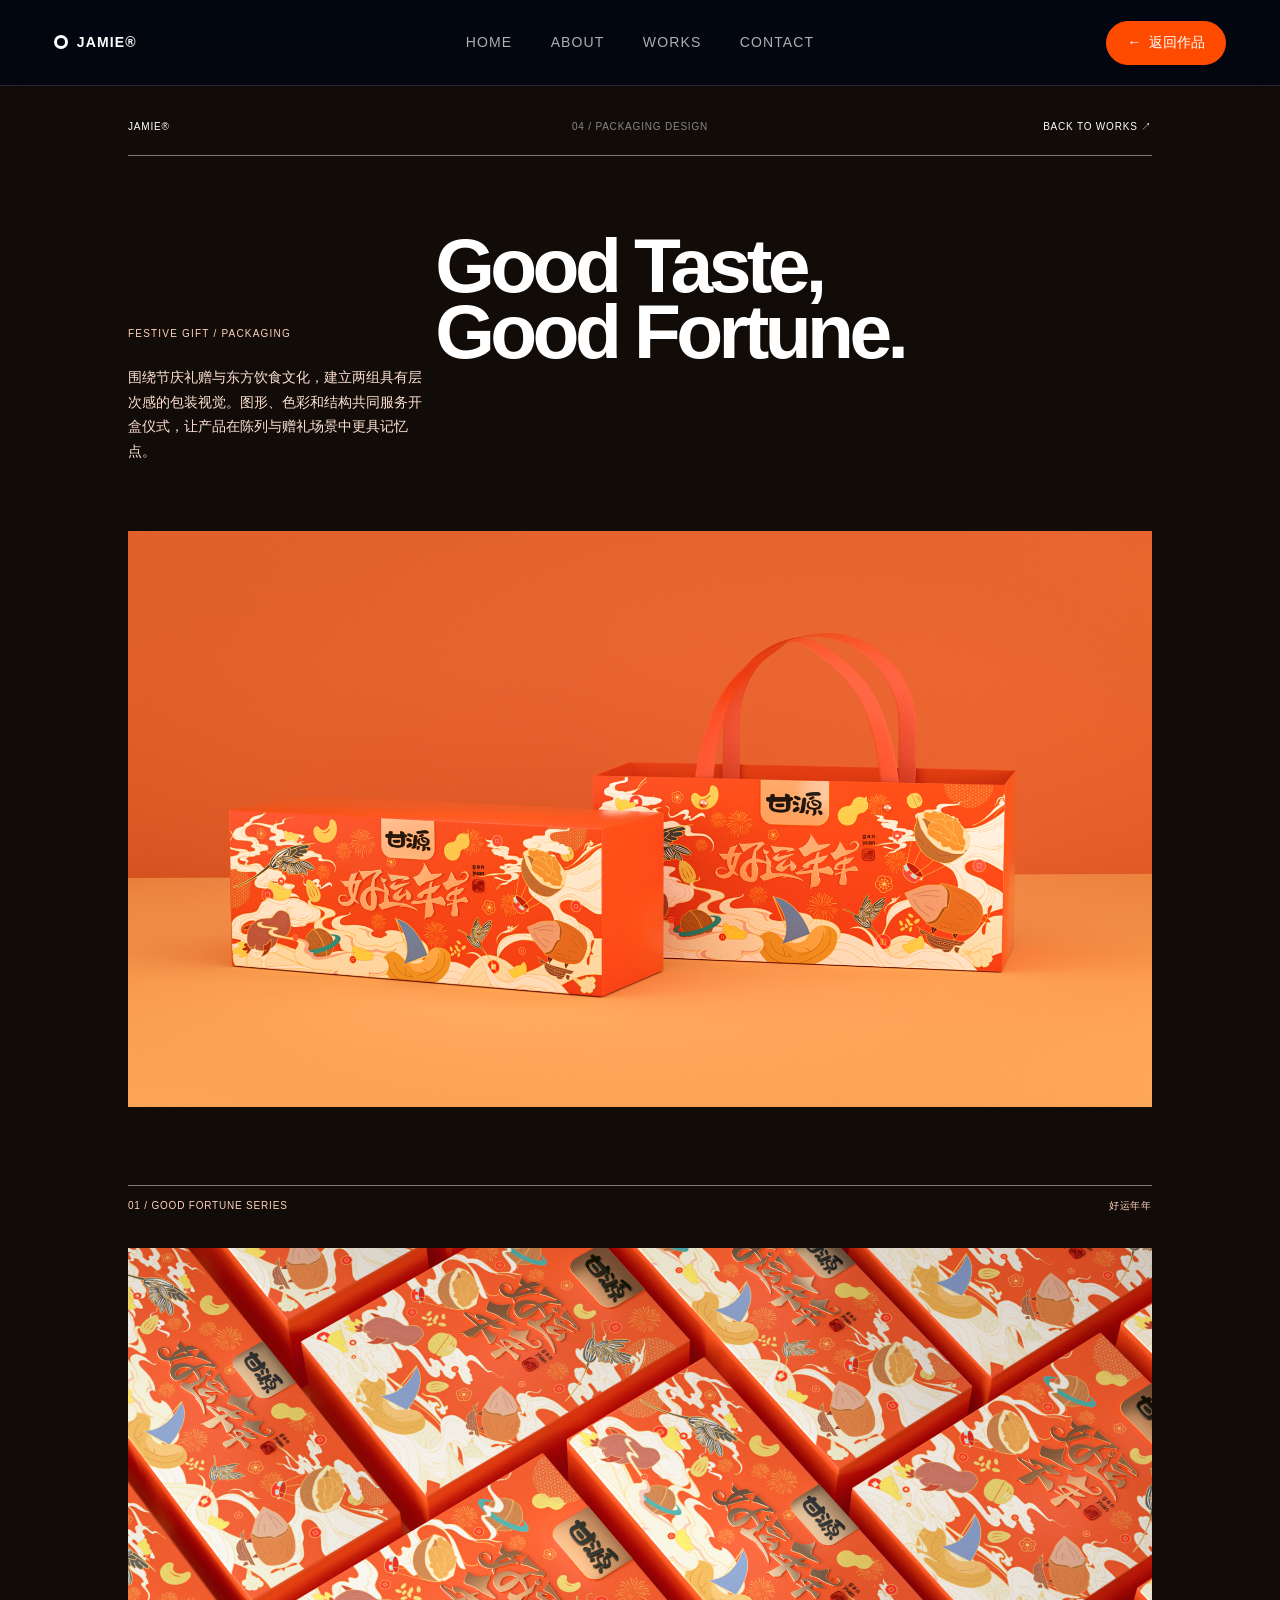
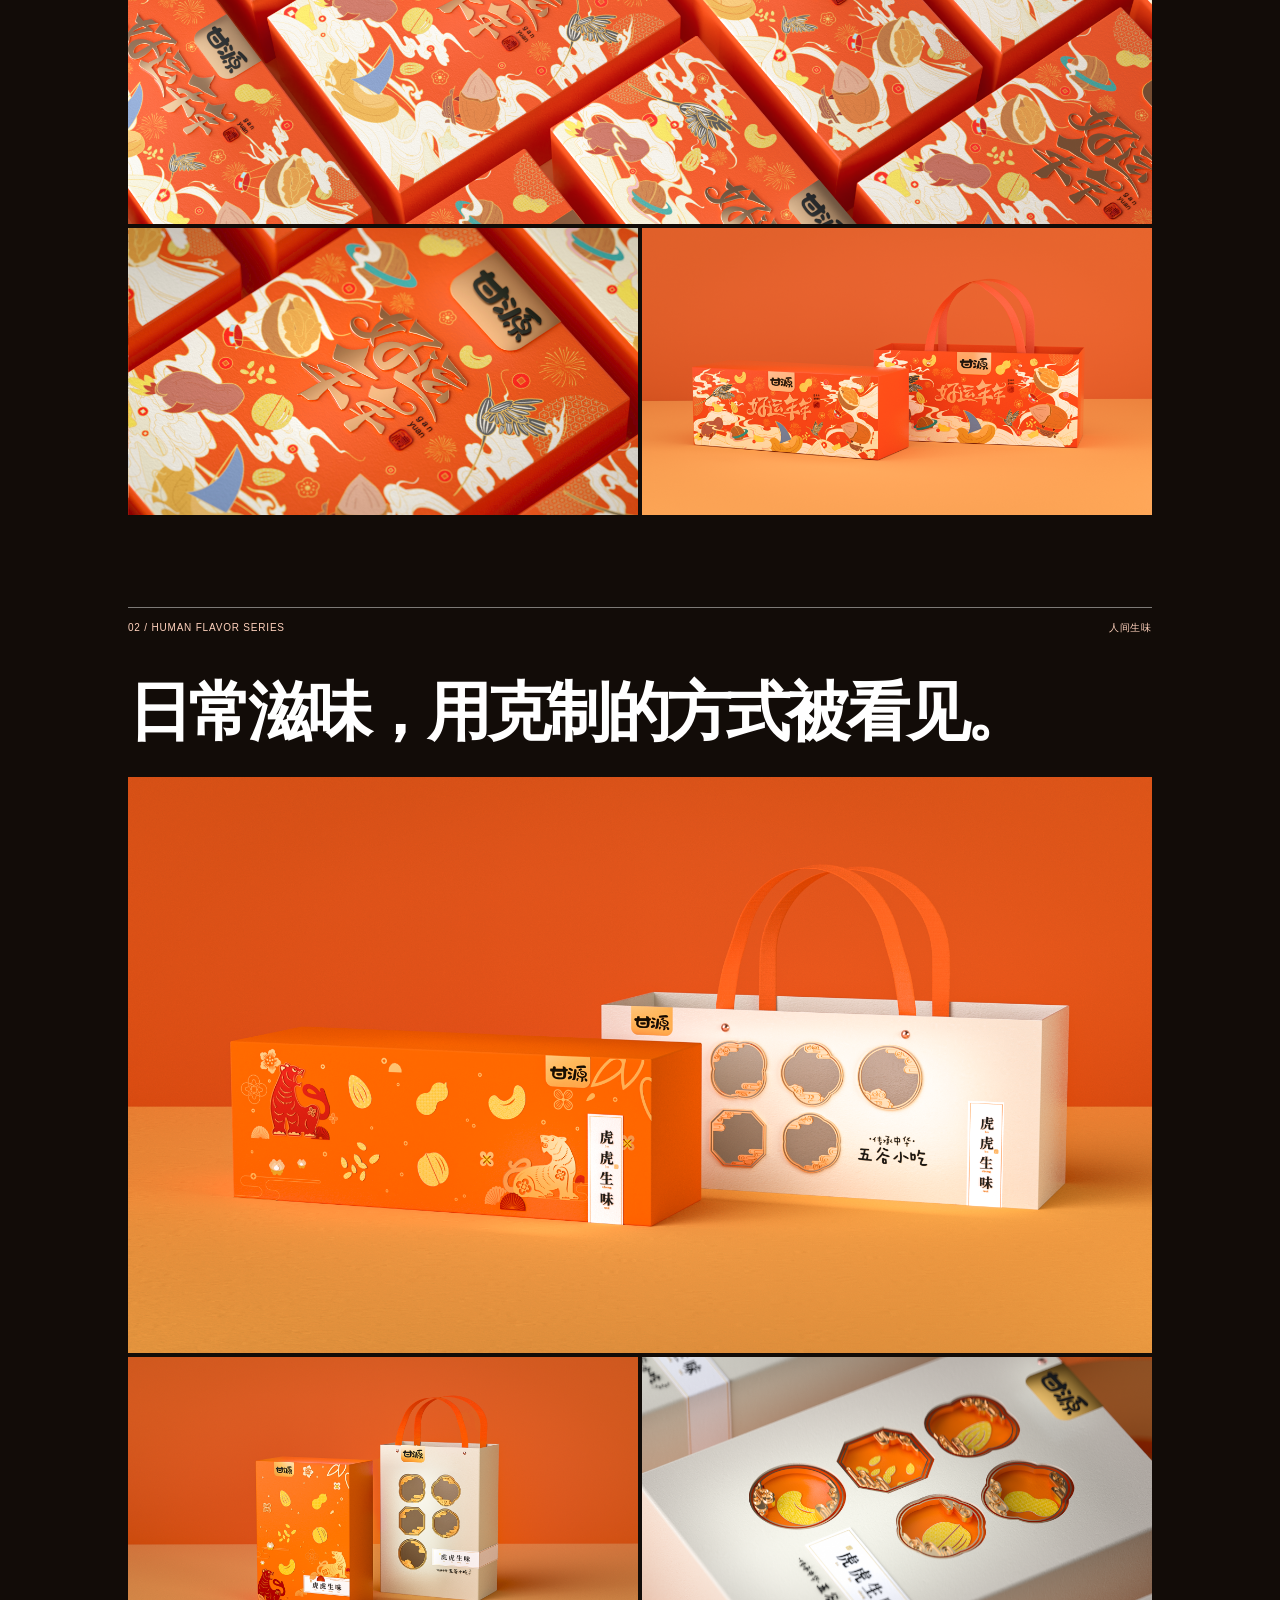
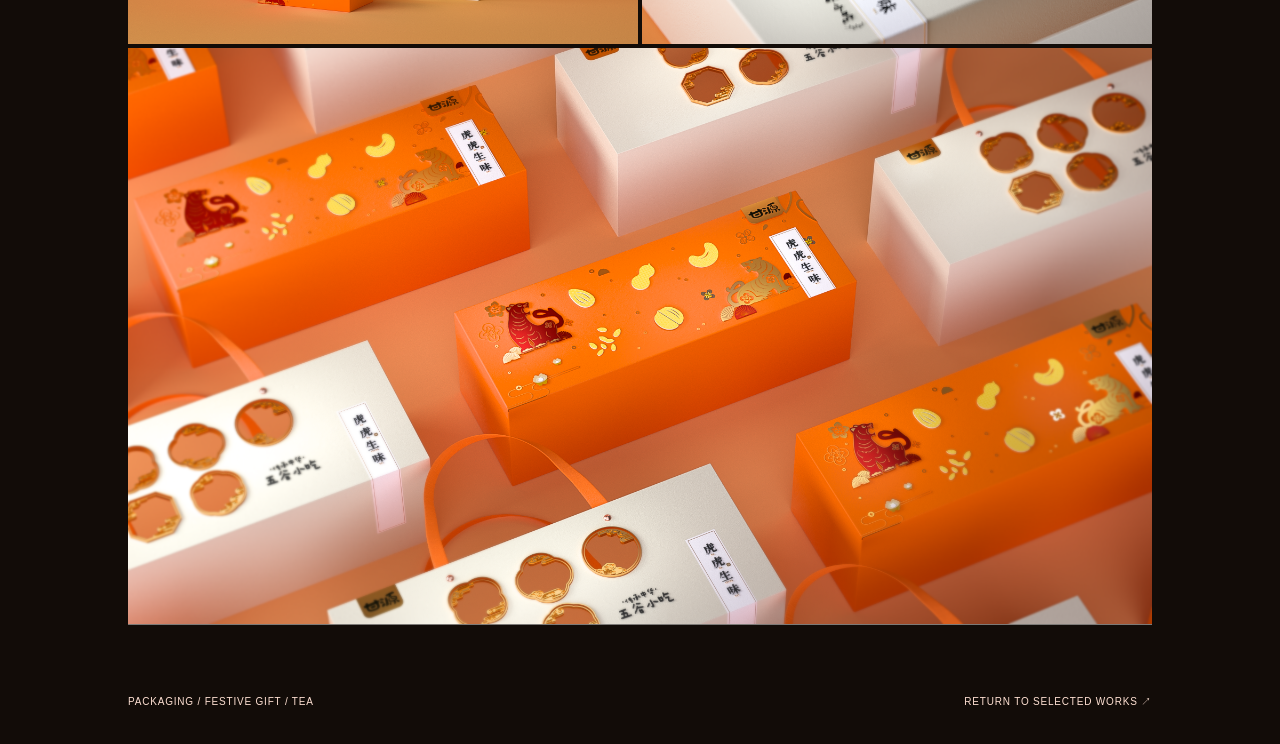
<file: works/festive-tea-packaging/index.html>
﻿<!doctype html><html lang="zh-CN"><head><meta charset="utf-8"><meta name="viewport" content="width=device-width,initial-scale=1"><meta name="description" content="好运年年与人间生味节庆包装设计"><title>Festive Tea Packaging — Jamie</title><link rel="icon" href="data:,"><link rel="stylesheet" href="../../editorial-case.css?v=1"><link rel="stylesheet" href="../../global-nav.css?v=fixed-nav-4"></head>
<body class="case-package has-global-nav"><header class="global-site-header"><a class="brand" href="#home"><i></i> JAMIE®</a><nav aria-label="主要导航"><a href="#home">Home</a><a href="#about">About</a><a href="#works">Works</a><a href="#contact">Contact</a></nav><a class="case-return" href="#works-secondary"><span aria-hidden="true">←</span> 返回作品</a></header><nav class="case-nav"><a href="#works-secondary">JAMIE®</a><p>04 / PACKAGING DESIGN</p><a href="#works-secondary">BACK TO WORKS ↗</a></nav><main>
<section class="case-hero"><div class="case-hero-copy"><p class="case-kicker">FESTIVE GIFT / PACKAGING</p><h1>Good Taste,<br>Good Fortune.</h1><p>围绕节庆礼赠与东方饮食文化，建立两组具有层次感的包装视觉。图形、色彩和结构共同服务开盒仪式，让产品在陈列与赠礼场景中更具记忆点。</p></div><figure><img src="../../assets/packaging/good-year-01.png" alt="好运年年节庆包装设计"></figure></section>
<section class="case-intro"><h2>把祝福放进包装，也放进打开的过程。</h2><p>“好运年年”以热烈色彩和吉祥意象建立节庆氛围；“人间生味”以留白、材质和克制图形传达日常饮食的温度。两组方案分别回应节日礼赠与品质生活场景。</p></section>
<section class="case-gallery"><div class="case-label"><span>01 / GOOD FORTUNE SERIES</span><span>好运年年</span></div><div class="case-grid"><figure class="wide"><img src="../../assets/packaging/good-year-04.png" alt="好运年年包装主视觉"><figcaption>FESTIVE KEY VISUAL</figcaption></figure><figure><img src="../../assets/packaging/good-year-05.png" alt="好运年年礼盒细节"><figcaption>GIFT SET / DETAIL</figcaption></figure><figure><img src="../../assets/packaging/good-year-01.png" alt="好运年年包装陈列"><figcaption>DISPLAY / COMPOSITION</figcaption></figure></div></section>
<section class="case-band"><div class="case-label"><span>02 / HUMAN FLAVOR SERIES</span><span>人间生味</span></div><h2>日常滋味，用克制的方式被看见。</h2><div class="case-band-grid"><figure><img src="../../assets/packaging/human-flavor-0001.png" alt="人间生味白盒包装"><figcaption>WHITE BOX / HERO</figcaption></figure><figure><img src="../../assets/packaging/human-flavor-01.png" alt="人间生味包装组合"><figcaption>SERIES / SYSTEM</figcaption></figure><figure><img src="../../assets/packaging/human-flavor-04.png" alt="人间生味包装细节"><figcaption>MATERIAL / DETAIL</figcaption></figure><figure><img src="../../assets/packaging/human-flavor-05.png" alt="人间生味应用展示"><figcaption>APPLICATION / DISPLAY</figcaption></figure></div></section>
<footer class="case-footer"><span>PACKAGING / FESTIVE GIFT / TEA</span><a href="#works-secondary">RETURN TO SELECTED WORKS ↗</a></footer></main></body></html>
</file>
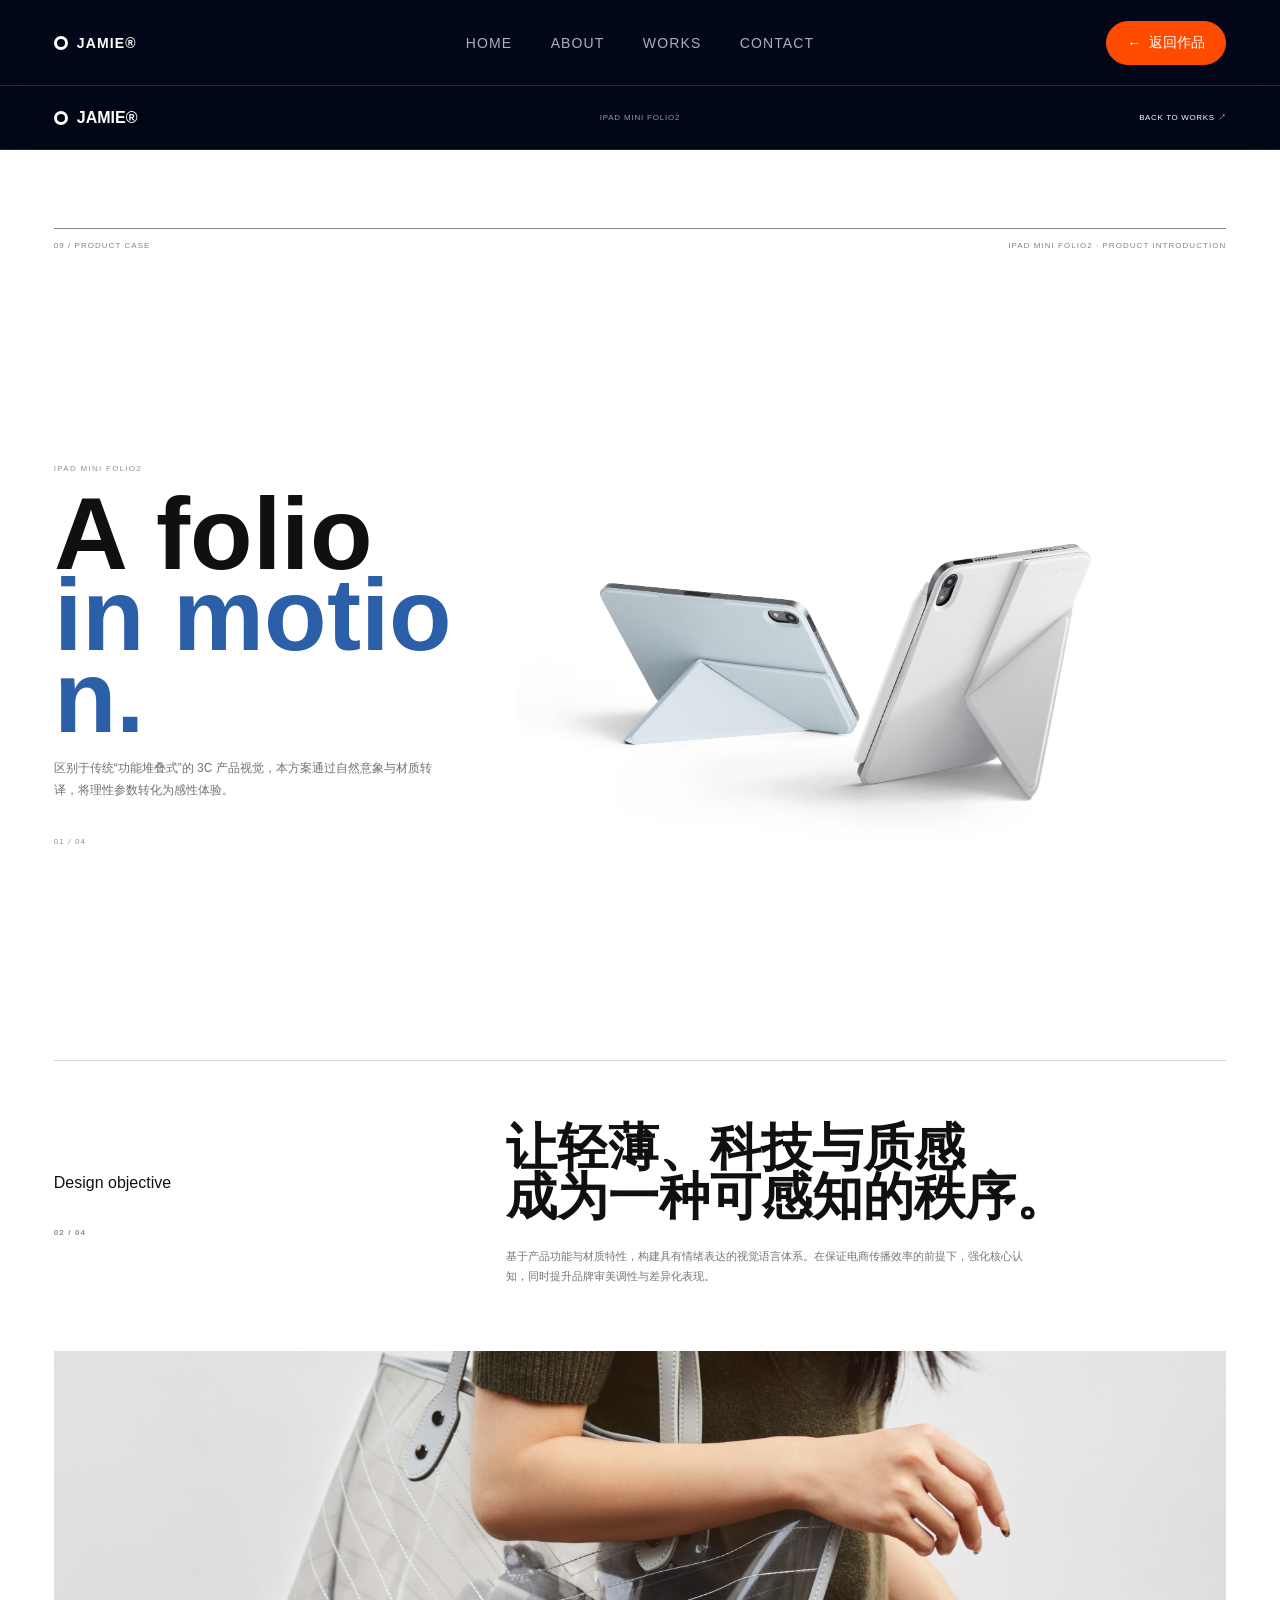
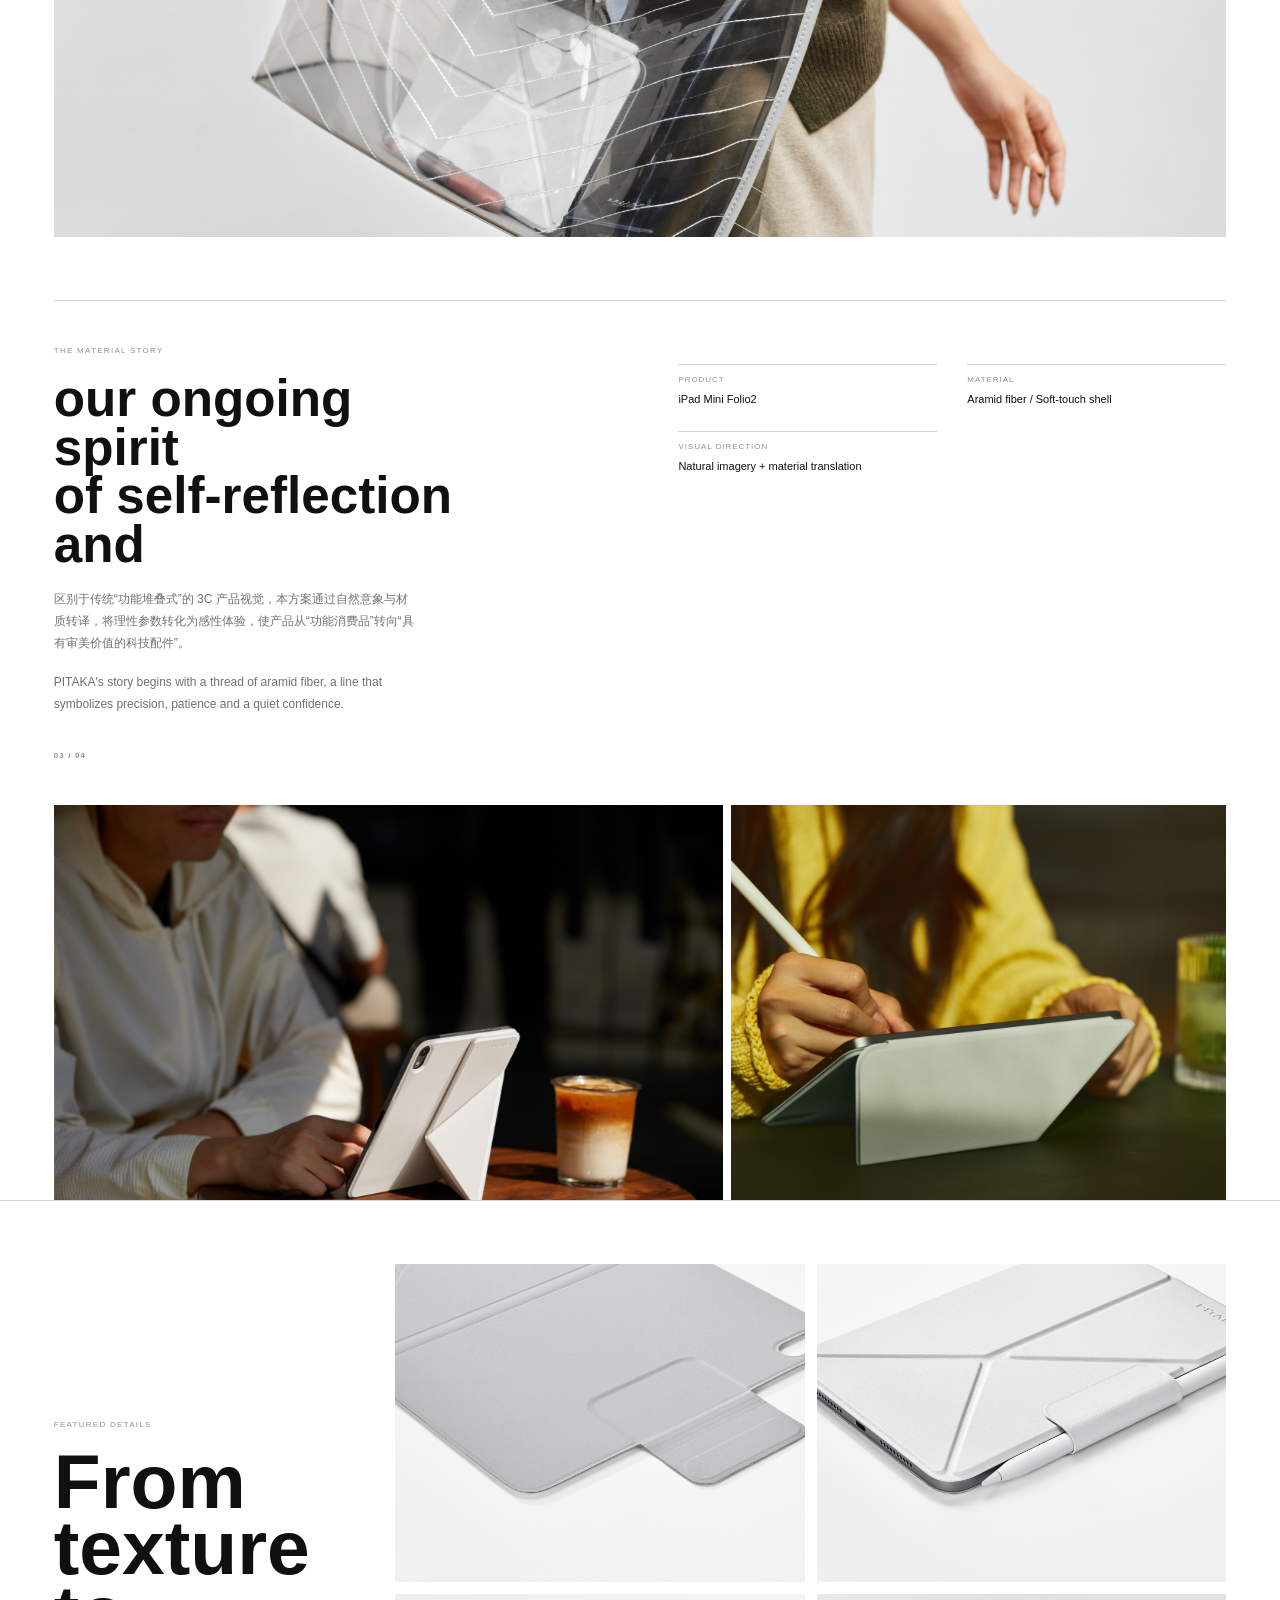
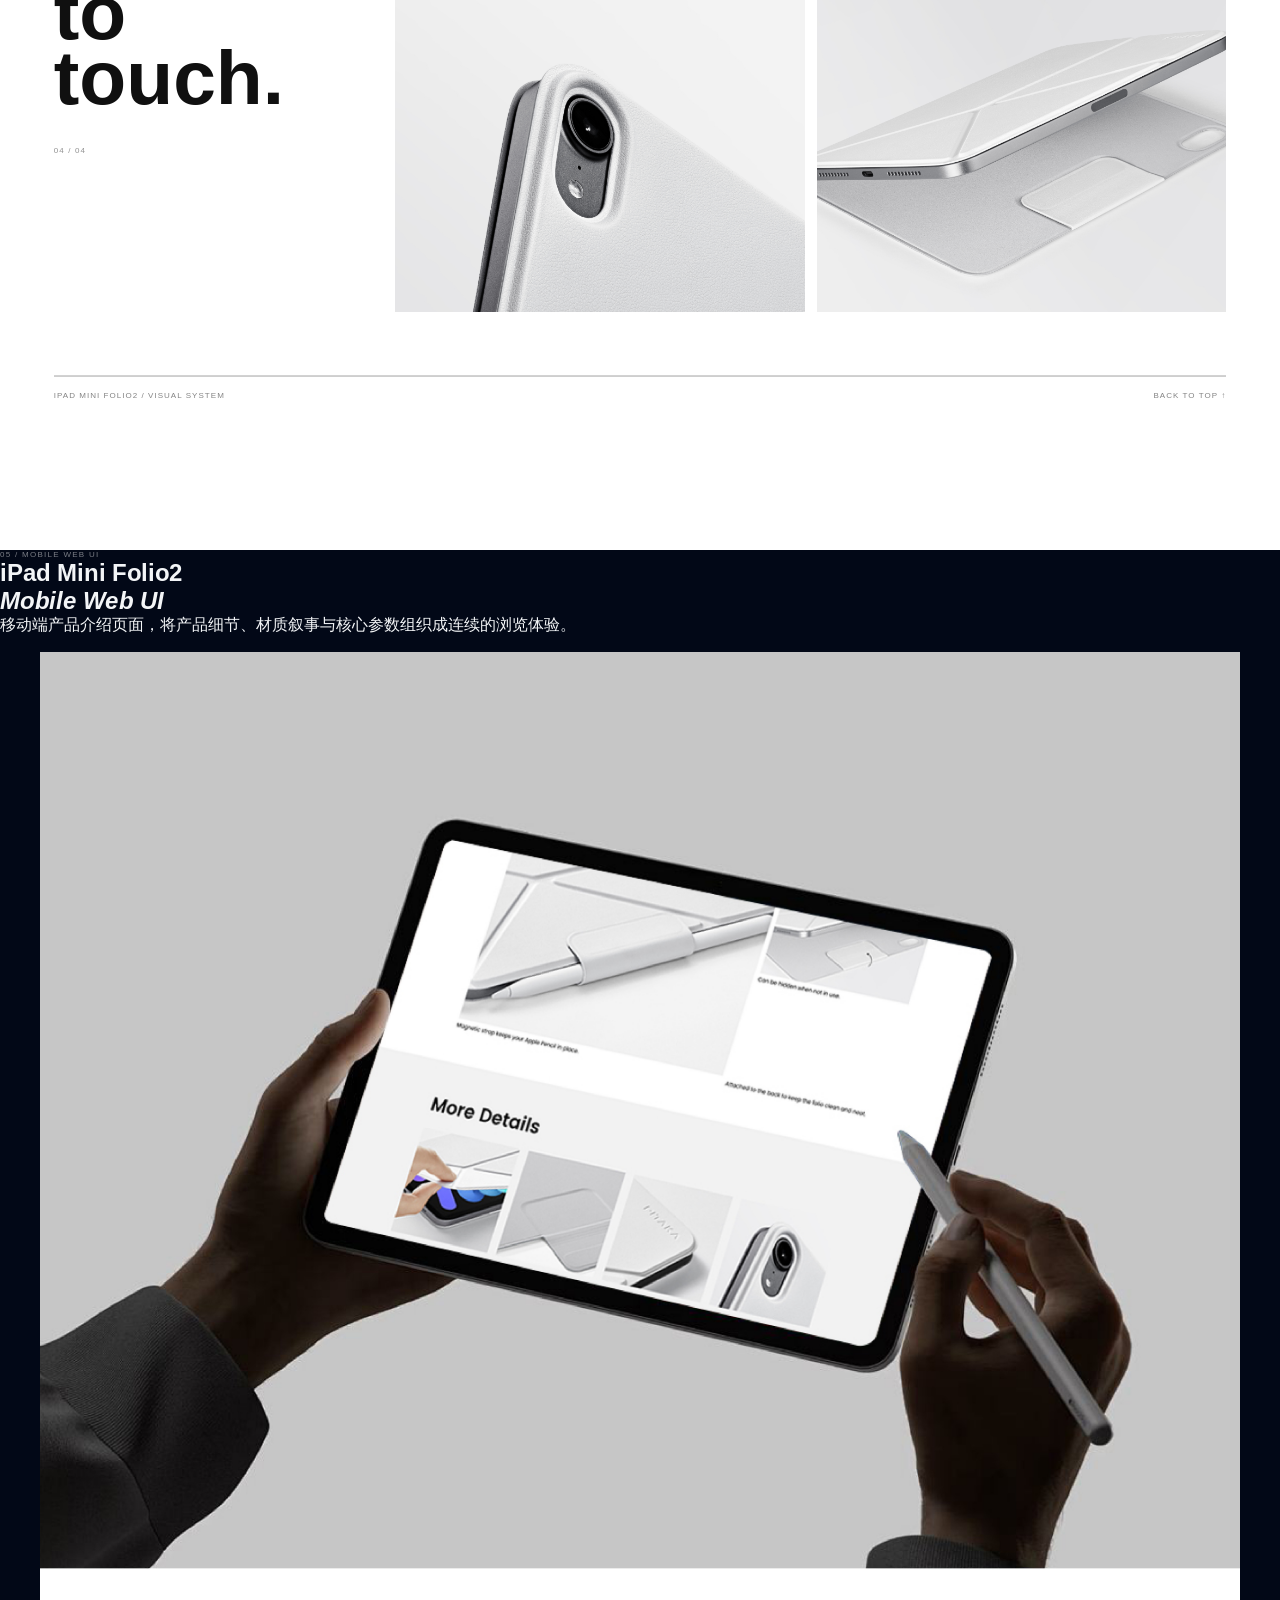
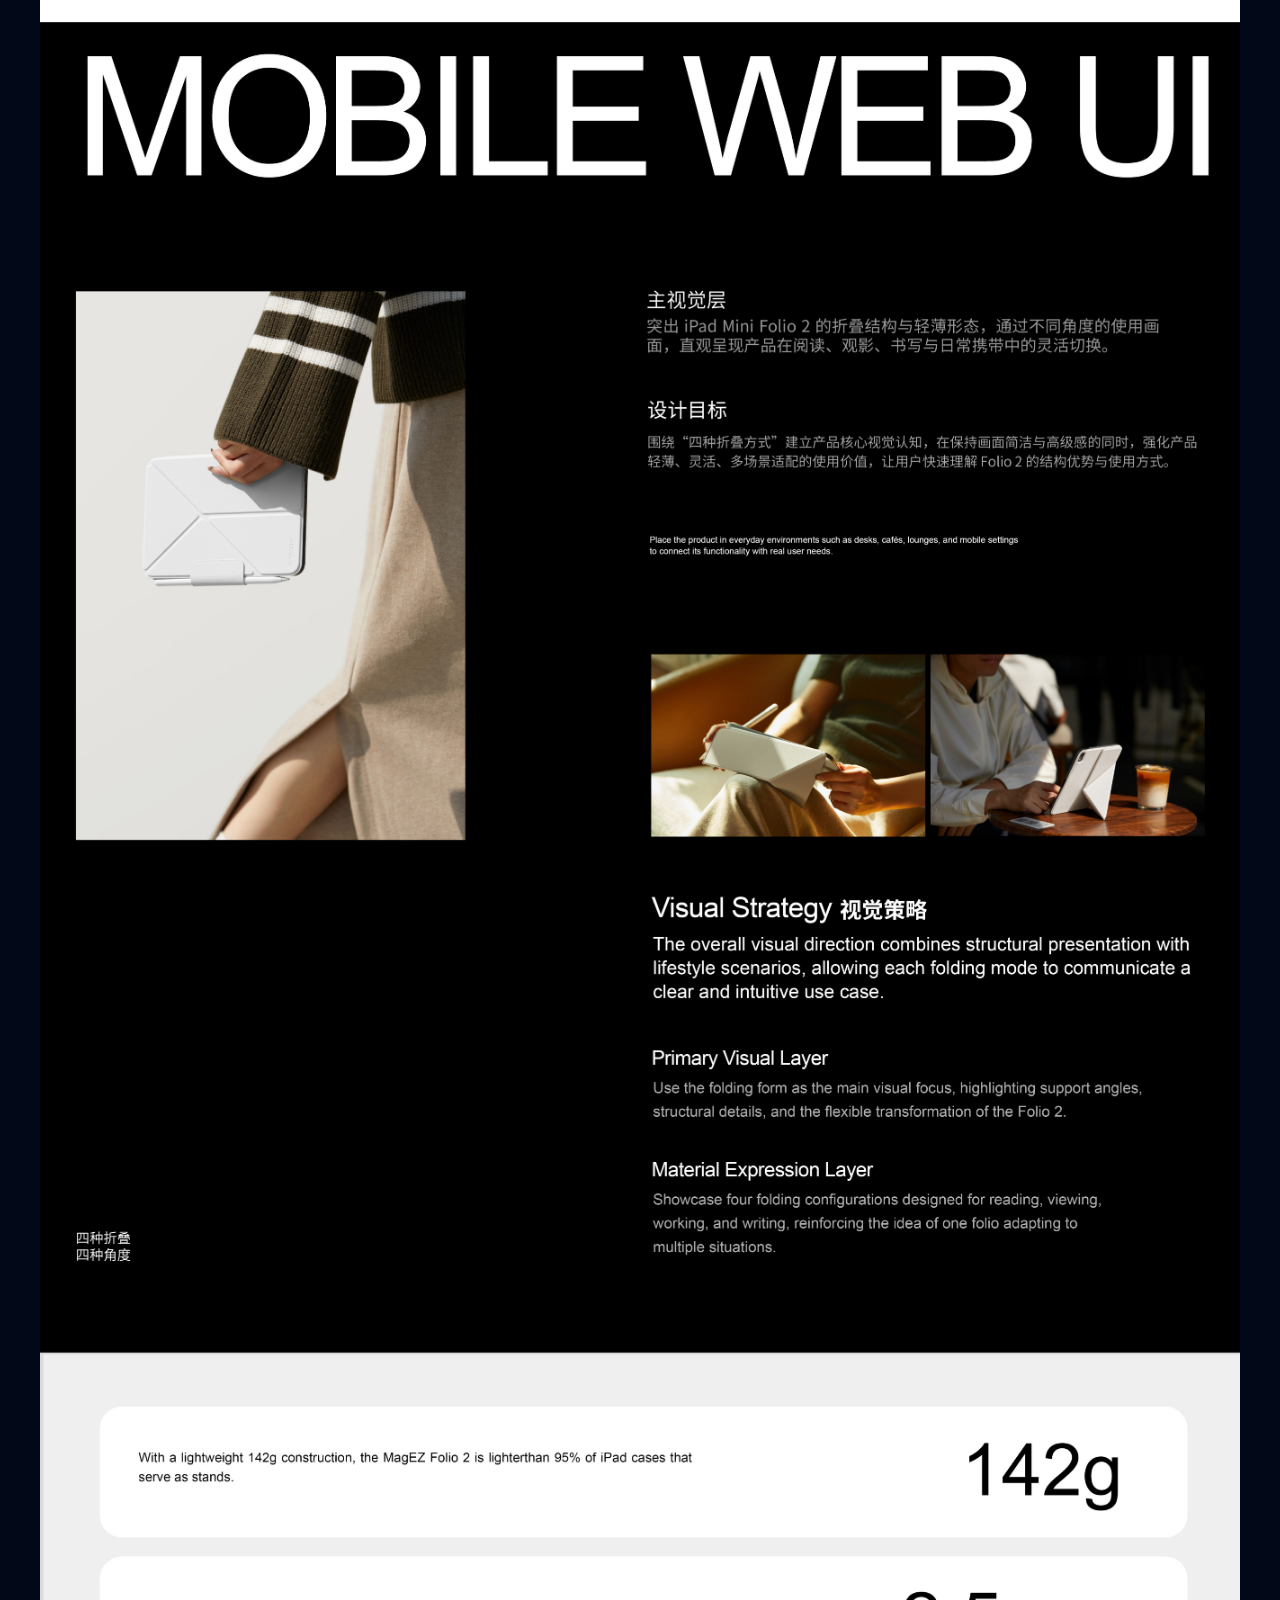
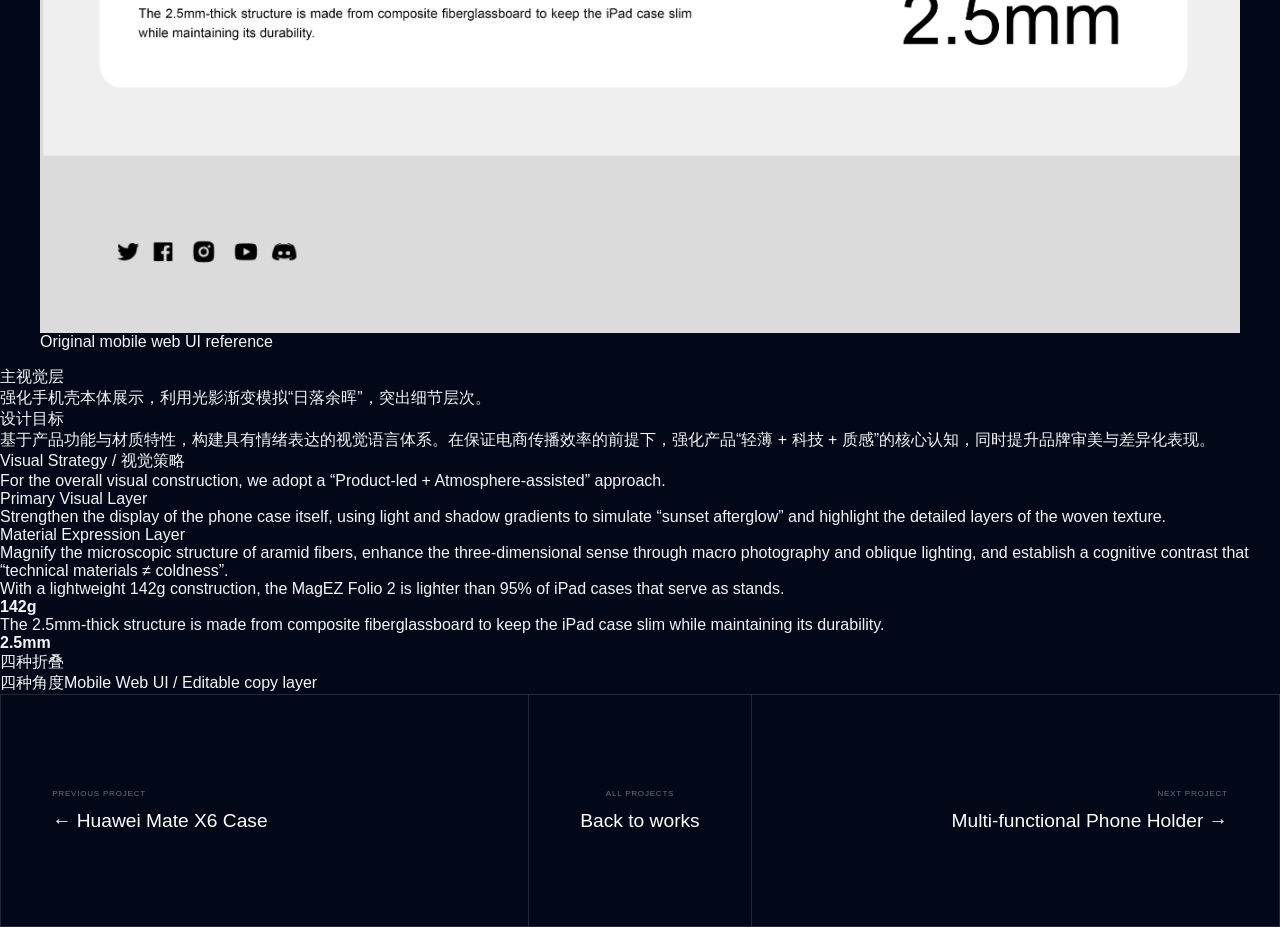
<file: works/ipad-mini-folio2/index.html>
﻿<!doctype html>
<html lang="zh-CN">
<head>
  <meta charset="utf-8"><meta name="viewport" content="width=device-width,initial-scale=1">
  <meta name="description" content="Jamie 作品集 — iPad Mini Folio2 项目详情。">
  <title>iPad Mini Folio2 — Jamie Portfolio</title>
  <link rel="icon" href="data:,">
  <link rel="stylesheet" href="../../styles.css?v=four-case-1">
  <link rel="stylesheet" href="../../case-details.css?v=four-case-1">
  <link rel="stylesheet" href="../../four-case.css?v=four-case-1">
  <link rel="stylesheet" href="../../global-nav.css?v=fixed-nav-4">
</head>
<body id="top" class="case-page has-global-nav" data-project="ipad-mini-folio2" data-build="four-case-1">
  <a class="skip-link" href="#main">跳到主要内容</a>
  <header class="global-site-header">
    <a class="brand" href="#home"><i></i> JAMIE®</a>
    <nav aria-label="主要导航"><a href="#home">Home</a><a href="#about">About</a><a href="#works">Works</a><a href="#contact">Contact</a></nav>
    <a class="case-return" href="#works"><span aria-hidden="true">←</span> 返回作品</a>
  </header>
  <header class="case-shell-header">
    <a class="brand" href="#home"><i></i> JAMIE®</a>
    <span data-project-name>iPad Mini Folio2</span>
    <a data-back-to-works href="#works">Back to works ↗</a>
  </header>
  <h1 class="visually-hidden">iPad Mini Folio2</h1>
  <main id="main">
    <section class="screen folio-page" id="folio" aria-labelledby="folio-title">
      <div class="case-line"><span>09 / Product Case</span><span>iPad Mini Folio2 · Product Introduction</span></div>
      <div class="folio-page-grid folio-opening">
        <div class="folio-copy reveal"><p class="case-kicker dark">iPad Mini Folio2</p><h2 id="folio-title">A folio<br><em>in motion.</em></h2><p>区别于传统“功能堆叠式”的 3C 产品视觉，本方案通过自然意象与材质转译，将理性参数转化为感性体验。</p><span class="folio-index">01 / 04</span></div>
        <figure class="folio-hero-image reveal"><img src="../../assets/folio/folio-hero-replacement.jpg?v=20260831-1" alt="iPad Mini Folio2 白色产品场景"></figure>
      </div>
      <div class="folio-page-grid folio-objective">
        <div class="folio-label reveal"><span>Design objective</span><b>02 / 04</b></div>
        <div class="folio-objective-copy reveal"><h3>让轻薄、科技与质感<br>成为一种可感知的秩序。</h3><p>基于产品功能与材质特性，构建具有情绪表达的视觉语言体系。在保证电商传播效率的前提下，强化核心认知，同时提升品牌审美调性与差异化表现。</p></div>
        <figure class="folio-wide-image reveal"><img src="../../assets/folio/iPad mini7 Folio2 白色-场景图5.jpg" alt="iPad Mini Folio2 白色自然场景"></figure>
      </div>
      <div class="folio-page-grid folio-story">
        <div class="folio-story-copy reveal"><p class="case-kicker dark">The material story</p><h3>our ongoing spirit<br>of self-reflection and</h3><p>区别于传统“功能堆叠式”的 3C 产品视觉，本方案通过自然意象与材质转译，将理性参数转化为感性体验，使产品从“功能消费品”转向“具有审美价值的科技配件”。</p><p class="folio-story-en">PITAKA's story begins with a thread of aramid fiber, a line that symbolizes precision, patience and a quiet confidence.</p><b>03 / 04</b></div>
        <div class="folio-story-meta reveal"><div><span>Product</span><strong>iPad Mini Folio2</strong></div><div><span>Material</span><strong>Aramid fiber / Soft-touch shell</strong></div><div><span>Visual direction</span><strong>Natural imagery + material translation</strong></div></div>
        <div class="folio-story-images reveal"><img src="../../assets/mate-updates/folio-story.jpg" alt="白色 Folio 模特使用场景"><img src="../../assets/folio/iPad mini7 Folio2 蓝色-场景图9.jpg" alt="蓝色 Folio 产品细节"></div>
      </div>
      <div class="folio-page-grid folio-gallery">
        <div class="folio-gallery-head reveal"><p class="case-kicker dark">Featured details</p><h3>From texture<br>to touch.</h3><span>04 / 04</span></div>
        <div class="folio-gallery-grid reveal"><figure><img src="../../assets/folio/iPad mini7 Folio2 白色-细节图1.jpg" alt="Folio 细节一"></figure><figure><img src="../../assets/folio/iPad mini7 Folio2 白色-细节图2.jpg" alt="Folio 细节二"></figure><figure><img src="../../assets/folio/iPad mini7 Folio2 白色-细节图3.jpg" alt="Folio 细节三"></figure><figure><img src="../../assets/folio/iPad mini7 Folio2 白色-细节图4.jpg" alt="Folio 细节四"></figure></div>
      </div>
      <div class="case-line case-bottom"><span>iPad Mini Folio2 / Visual system</span><a href="#top">Back to top ↑</a></div>
    </section>

    <section class="folio-mobile-reference" id="folio-mobile-reference" aria-labelledby="folio-mobile-title">
      <div class="folio-mobile-reference-head">
        <p class="case-kicker">05 / Mobile web UI</p>
        <h2 id="folio-mobile-title">iPad Mini Folio2<br><em>Mobile Web UI</em></h2>
        <p>移动端产品介绍页面，将产品细节、材质叙事与核心参数组织成连续的浏览体验。</p>
      </div>
      <figure class="folio-mobile-reference-image">
        <img src="../../assets/folio/folio-mobile-reference-new.jpg" alt="iPad Mini Folio2 移动端网页设计长图参考">
        <figcaption>Original mobile web UI reference</figcaption>
      </figure>
      <div class="folio-mobile-copy-grid">
        <div><p class="folio-mobile-label">主视觉层</p><p>强化手机壳本体展示，利用光影渐变模拟“日落余晖”，突出细节层次。</p></div>
        <div><p class="folio-mobile-label">设计目标</p><p>基于产品功能与材质特性，构建具有情绪表达的视觉语言体系。在保证电商传播效率的前提下，强化产品“轻薄 + 科技 + 质感”的核心认知，同时提升品牌审美与差异化表现。</p></div>
        <div><p class="folio-mobile-label">Visual Strategy / 视觉策略</p><p>For the overall visual construction, we adopt a “Product-led + Atmosphere-assisted” approach.</p></div>
        <div><p class="folio-mobile-label">Primary Visual Layer</p><p>Strengthen the display of the phone case itself, using light and shadow gradients to simulate “sunset afterglow” and highlight the detailed layers of the woven texture.</p></div>
        <div><p class="folio-mobile-label">Material Expression Layer</p><p>Magnify the microscopic structure of aramid fibers, enhance the three-dimensional sense through macro photography and oblique lighting, and establish a cognitive contrast that “technical materials ≠ coldness”.</p></div>
      </div>
      <div class="folio-mobile-specs" aria-label="产品参数">
        <article><p>With a lightweight 142g construction, the MagEZ Folio 2 is lighter than 95% of iPad cases that serve as stands.</p><strong>142g</strong></article>
        <article><p>The 2.5mm-thick structure is made from composite fiberglassboard to keep the iPad case slim while maintaining its durability.</p><strong>2.5mm</strong></article>
      </div>
      <div class="folio-mobile-footer-text"><span>四种折叠<br>四种角度</span><span>Mobile Web UI / Editable copy layer</span></div>
    </section>

    <nav class="case-project-nav" aria-label="项目切换">
      <a data-project-previous href="works/mate-x6-case/"><small>Previous project</small><span>← Huawei Mate X6 Case</span></a>
      <a class="case-project-home" href="#works"><small>All projects</small><span>Back to works</span></a>
      <a data-project-next href="works/phone-holder/"><small>Next project</small><span>Multi-functional Phone Holder →</span></a>
    </nav>
  </main>
  <script src="../../projects-data.js?v=four-case-1"></script>
  <script src="../../script.js?v=four-case-1"></script>
</body>
</html>
</file>
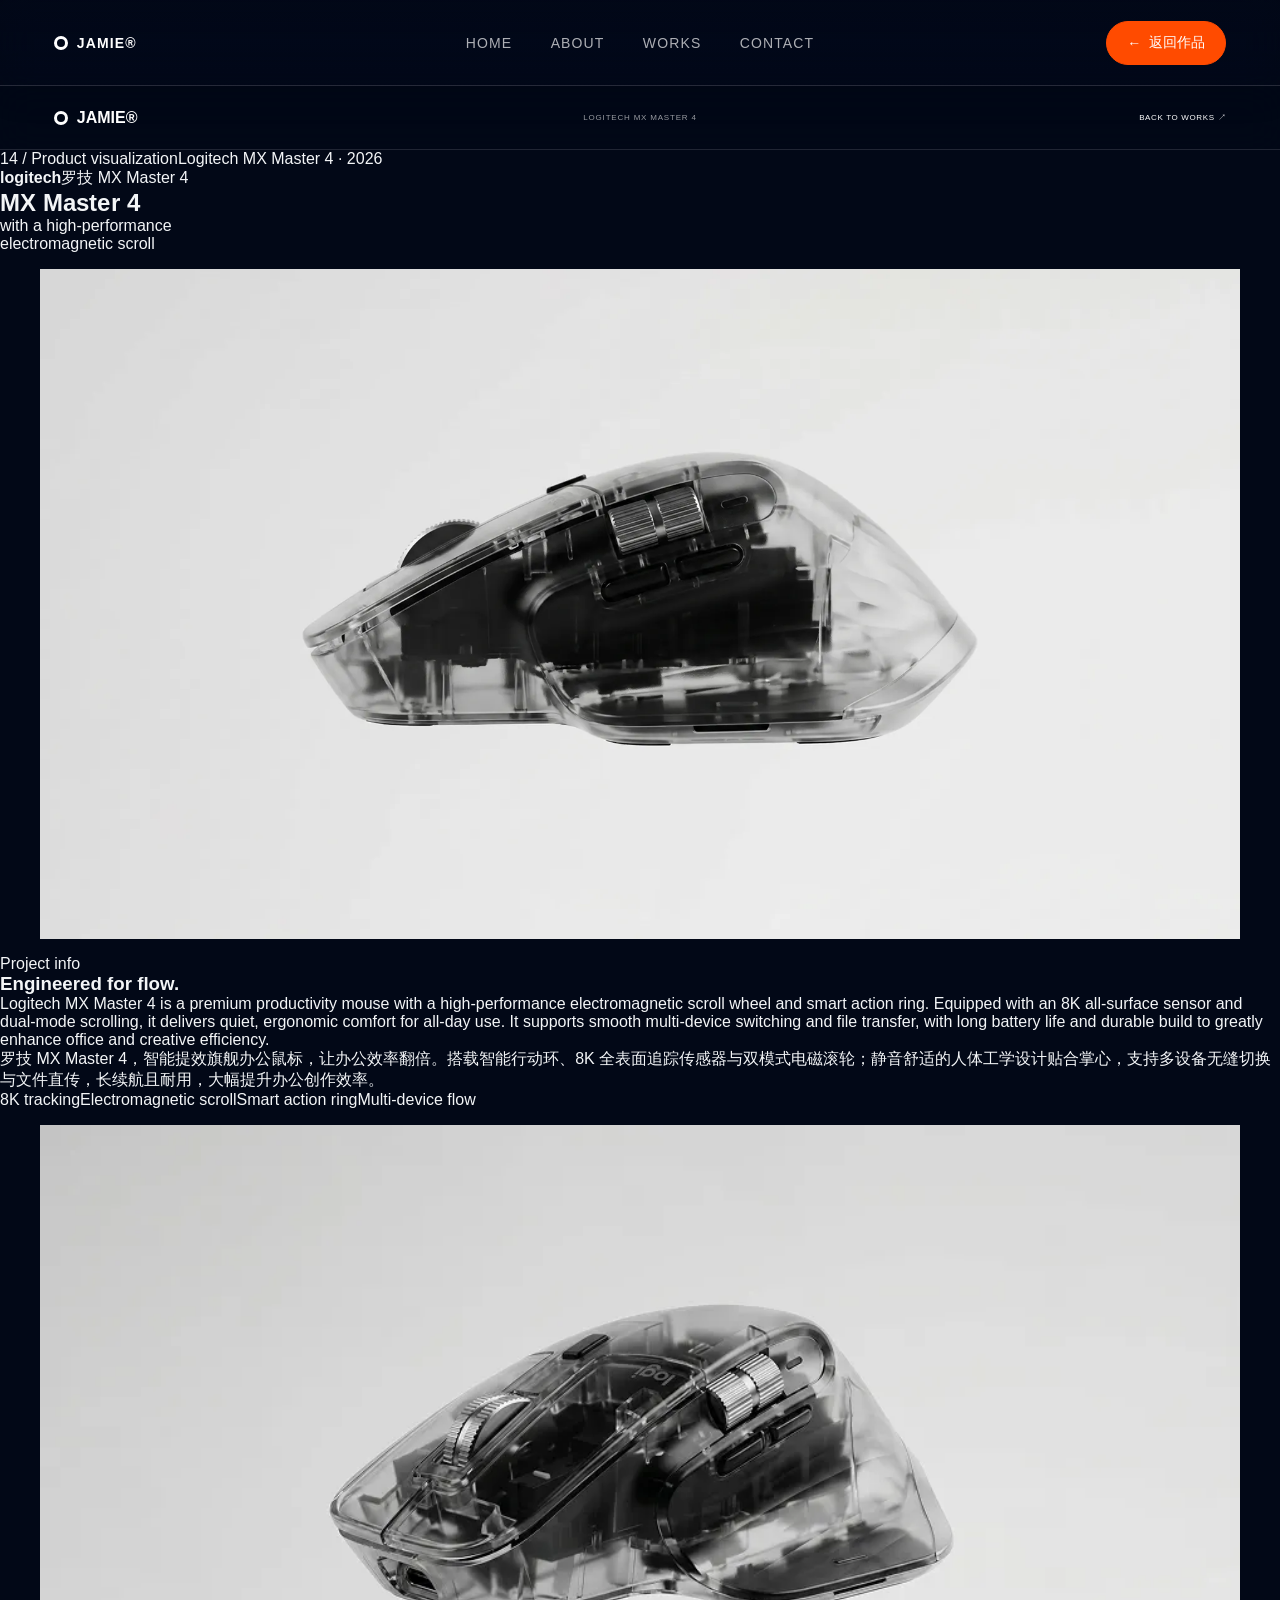
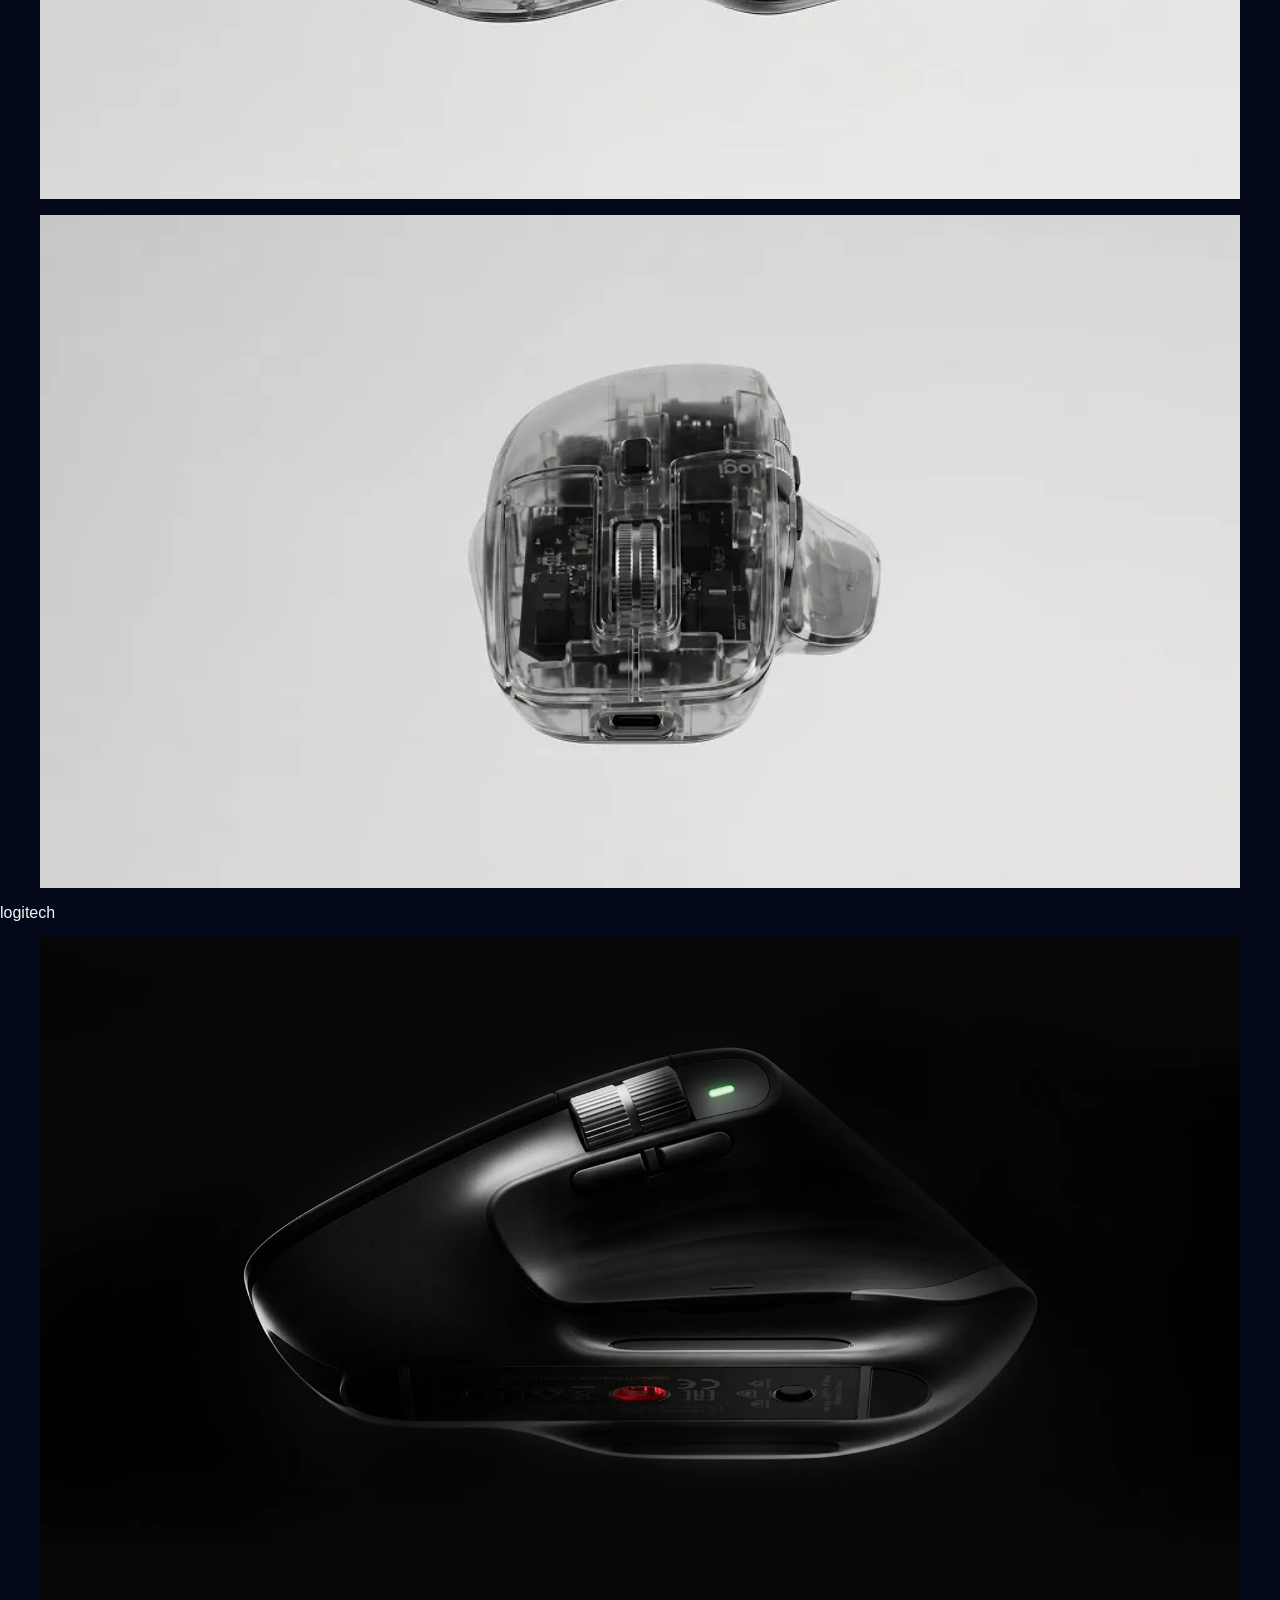
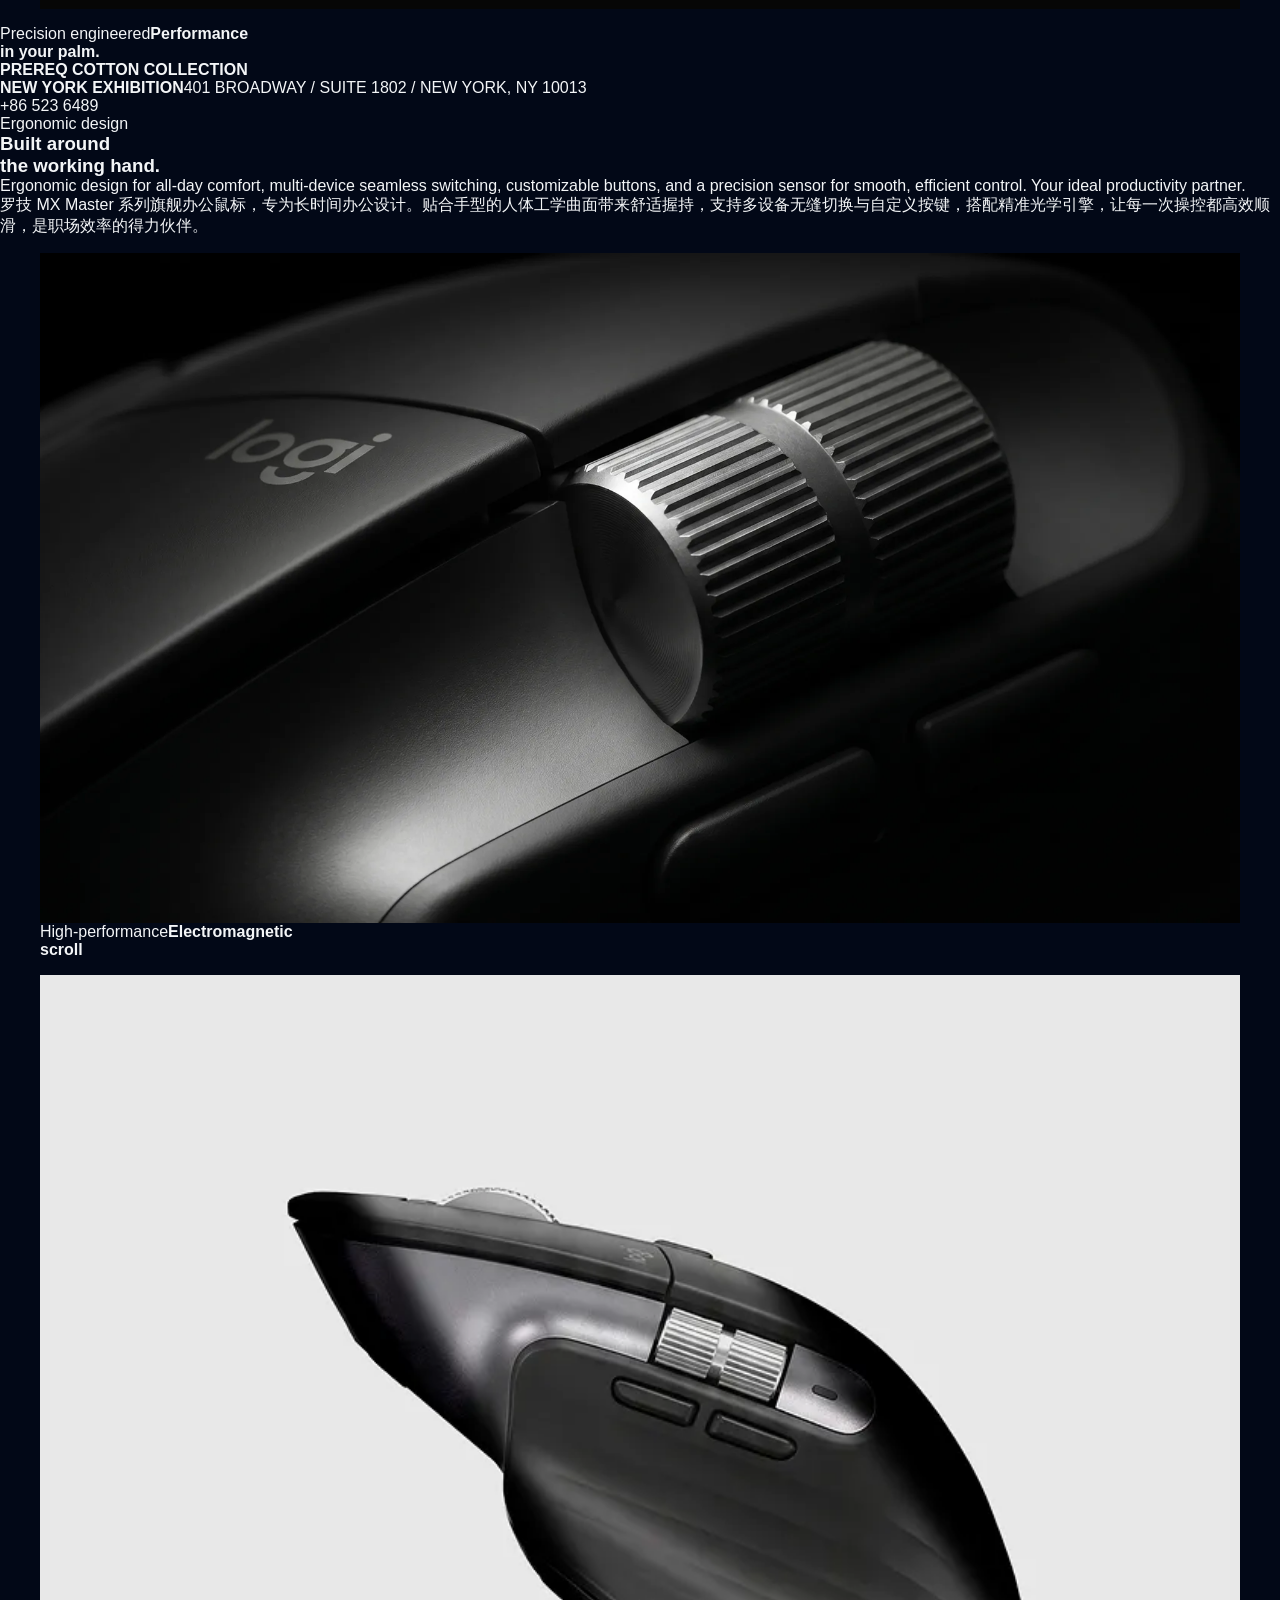
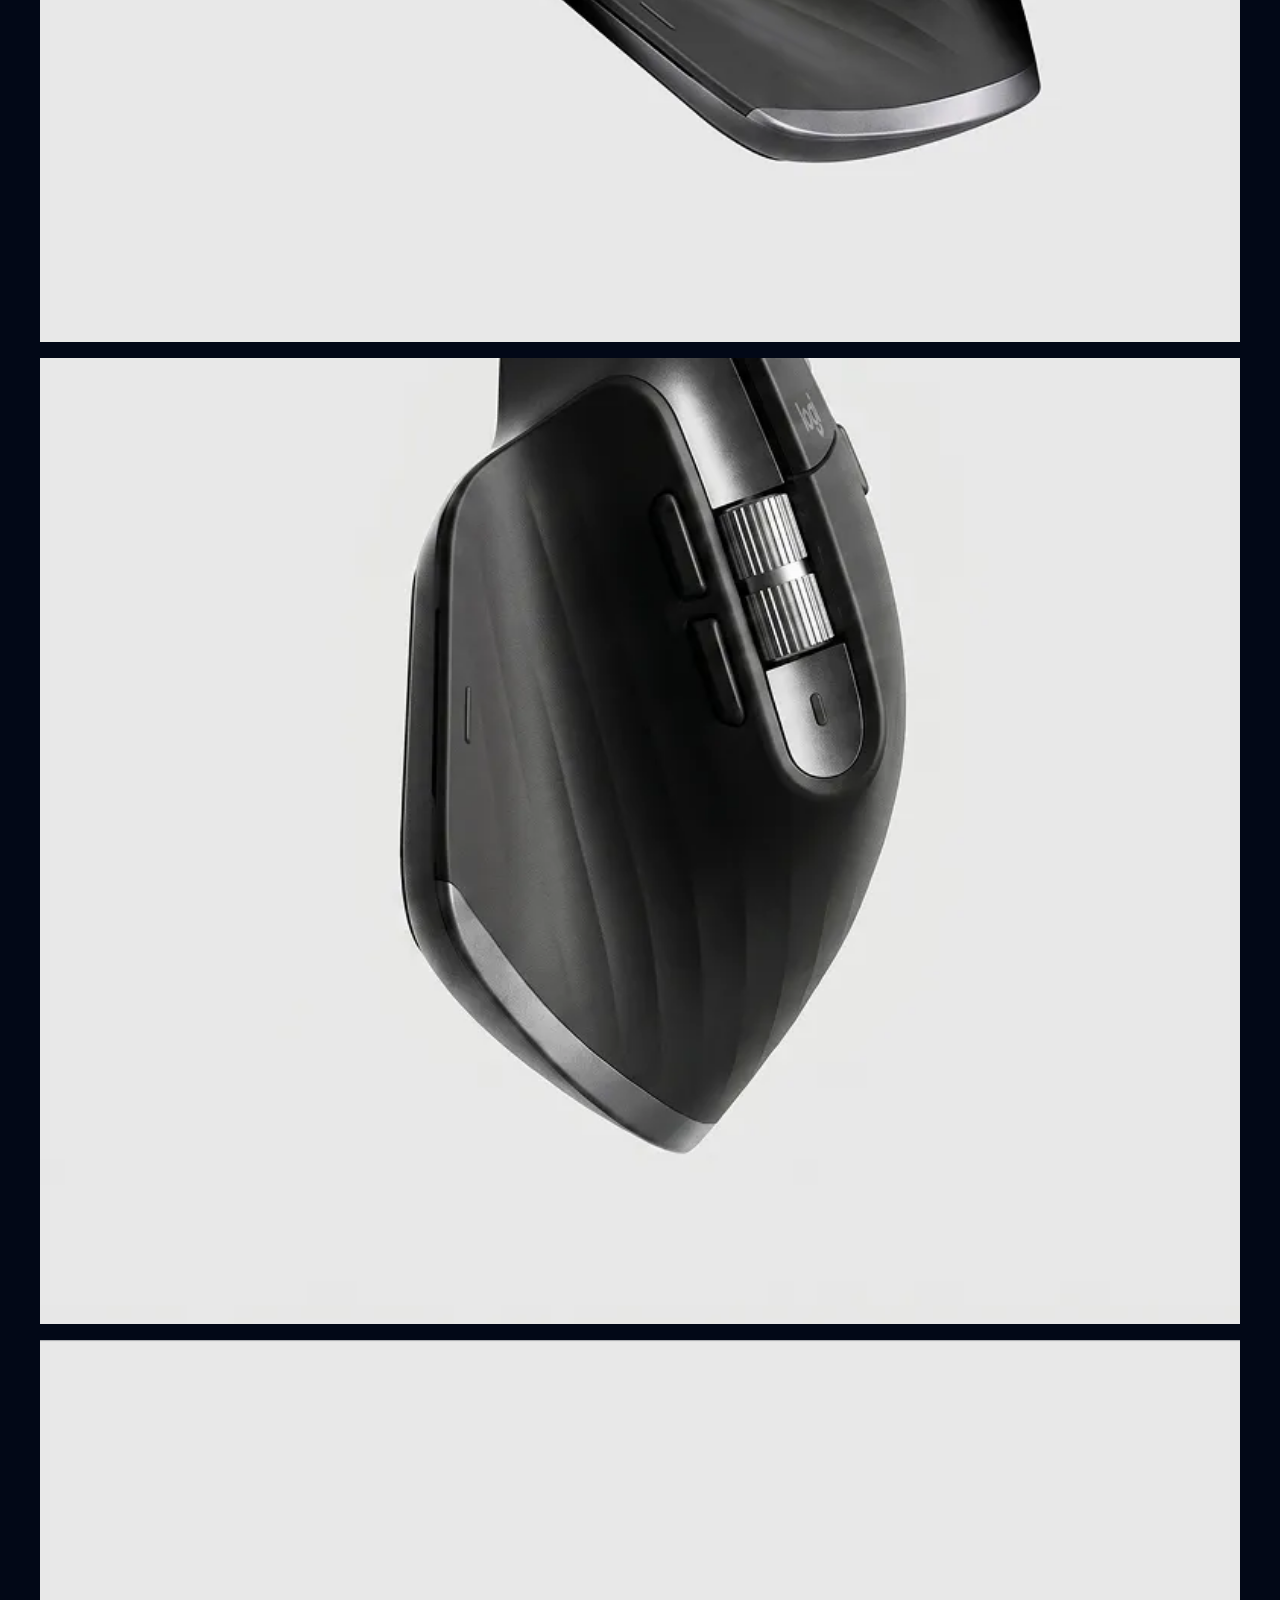
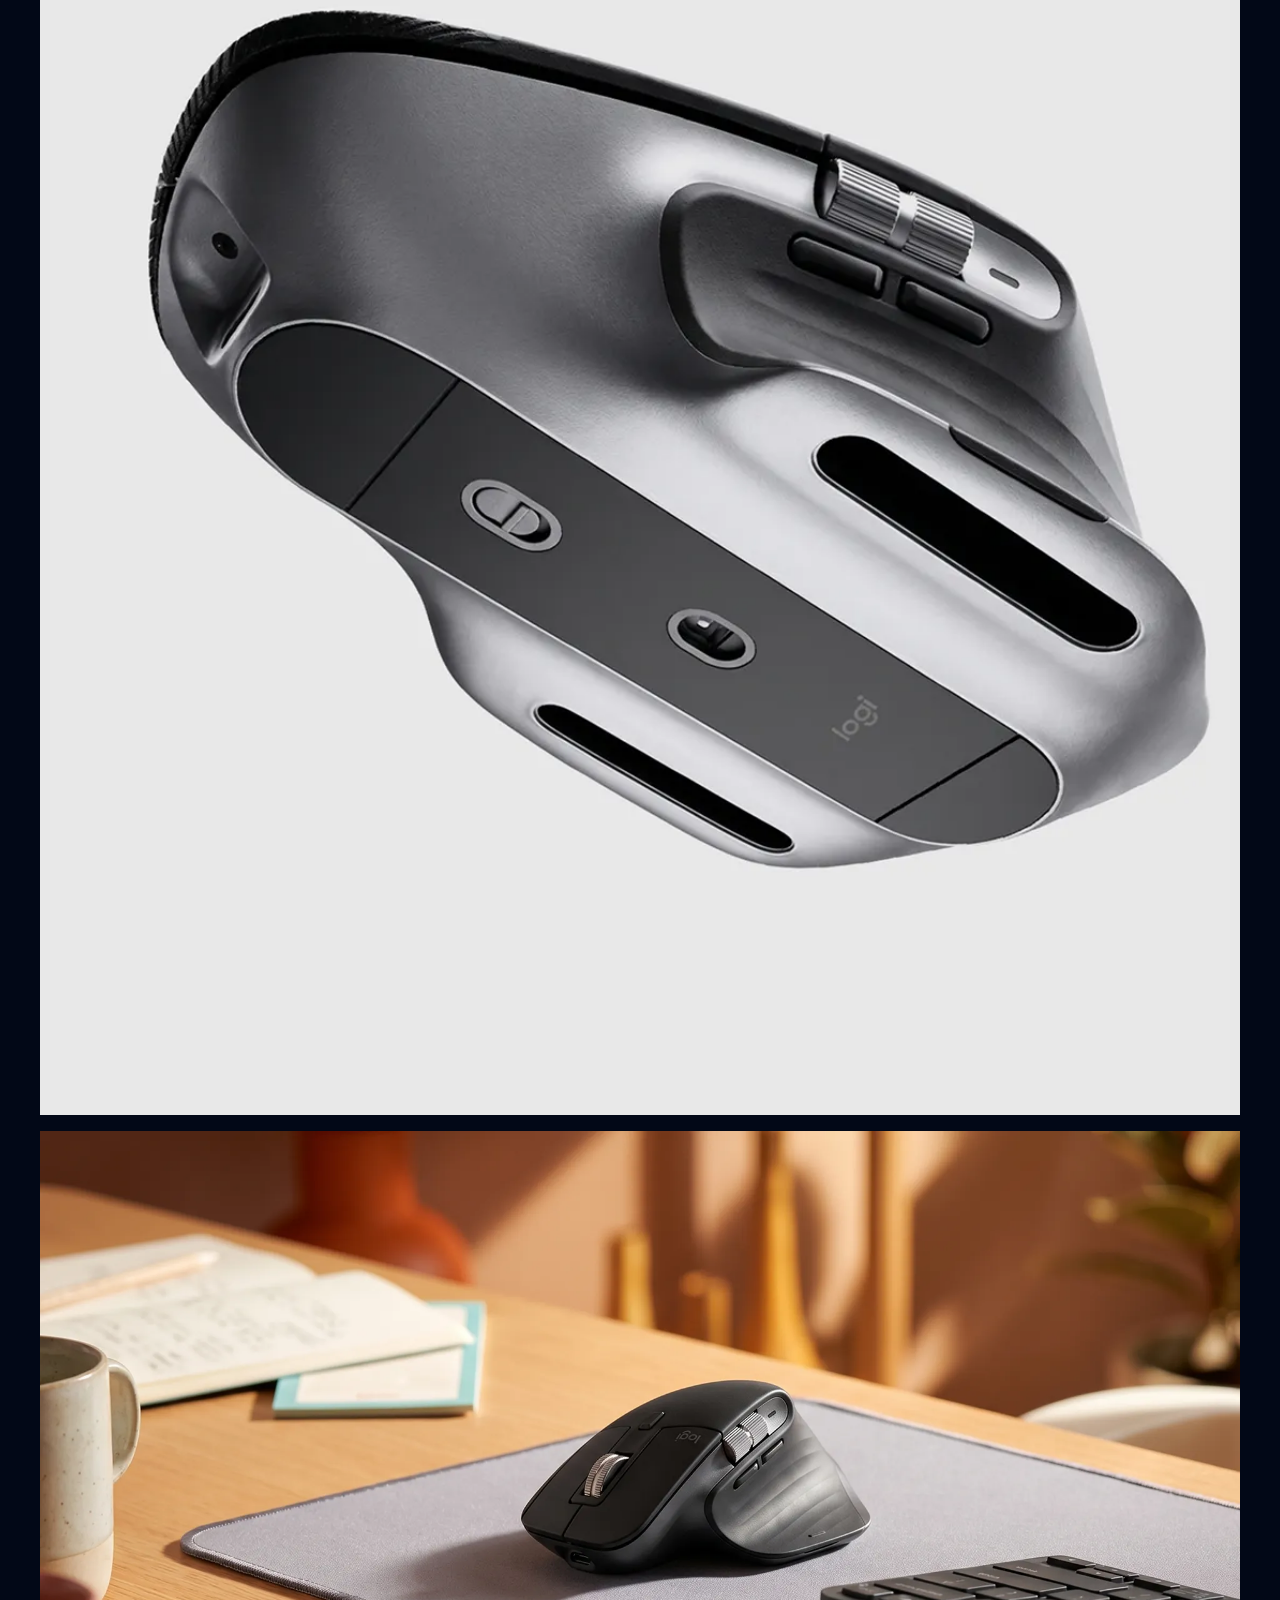
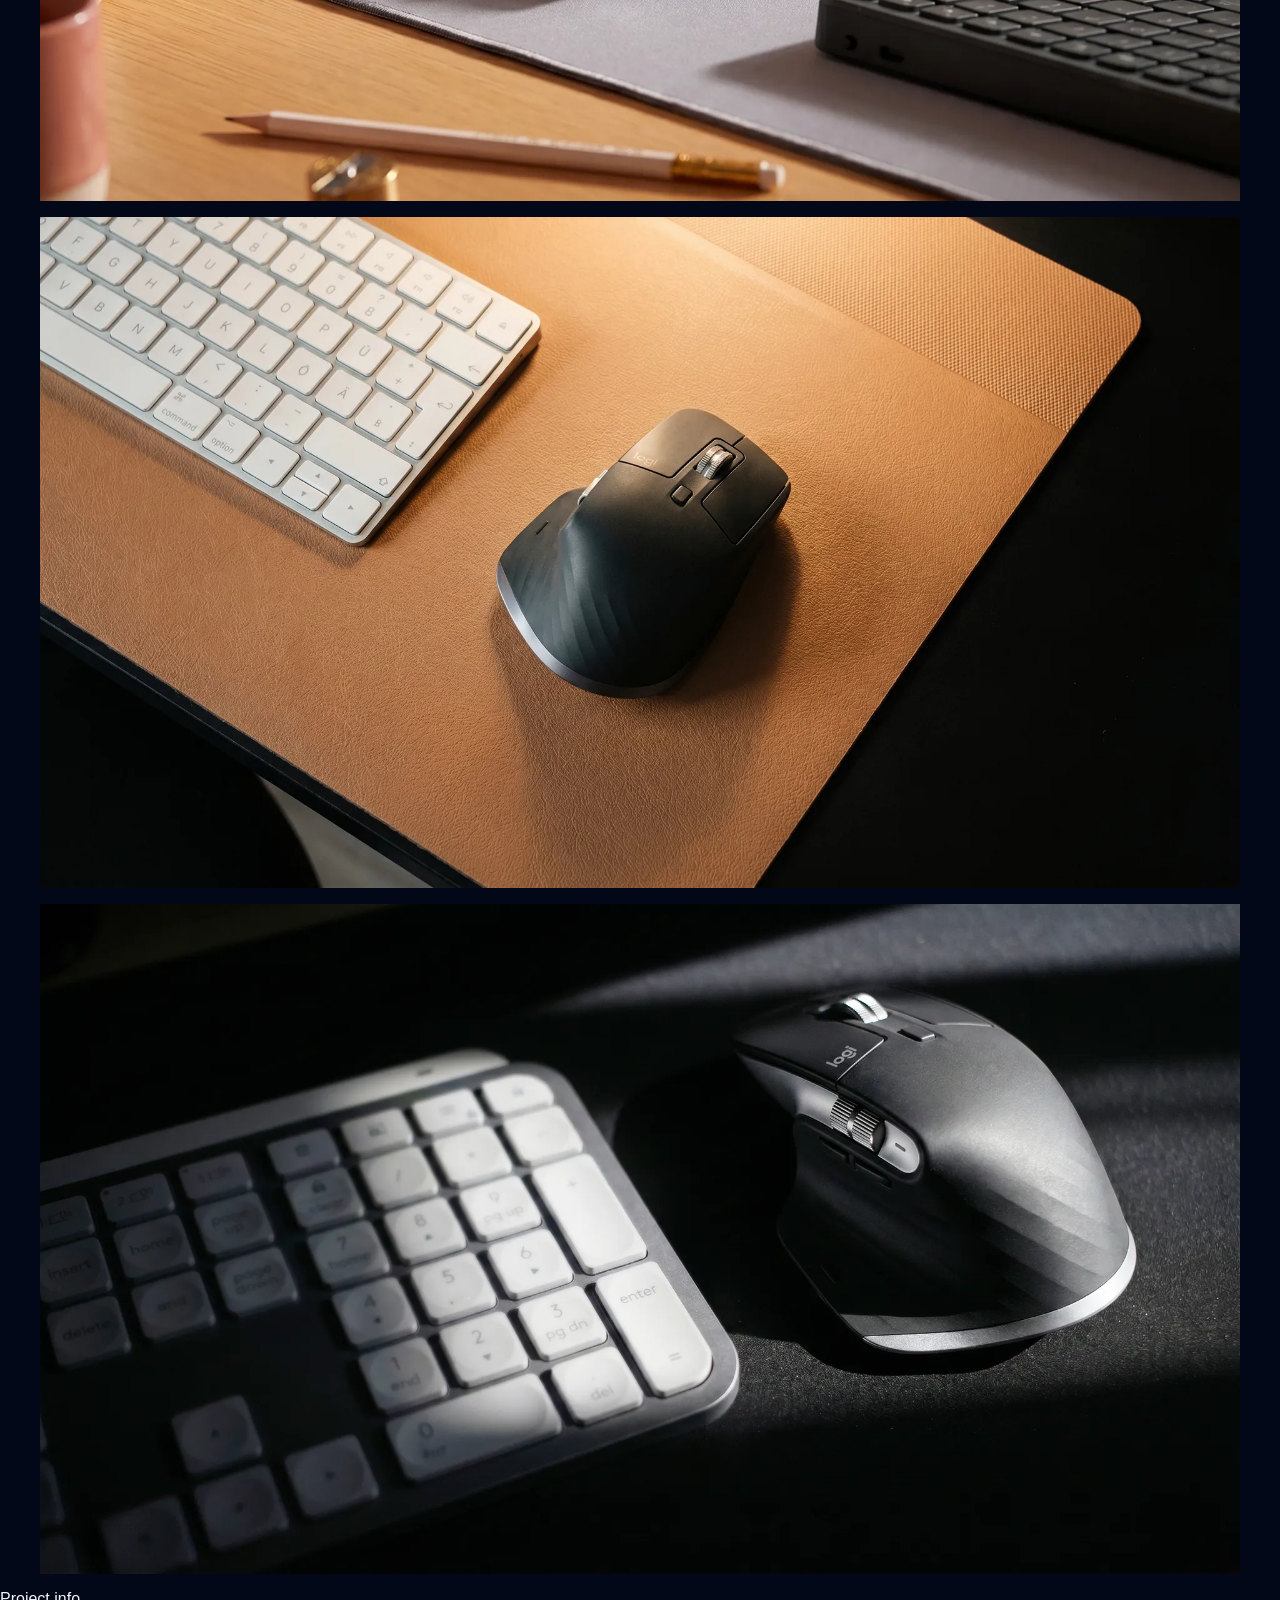
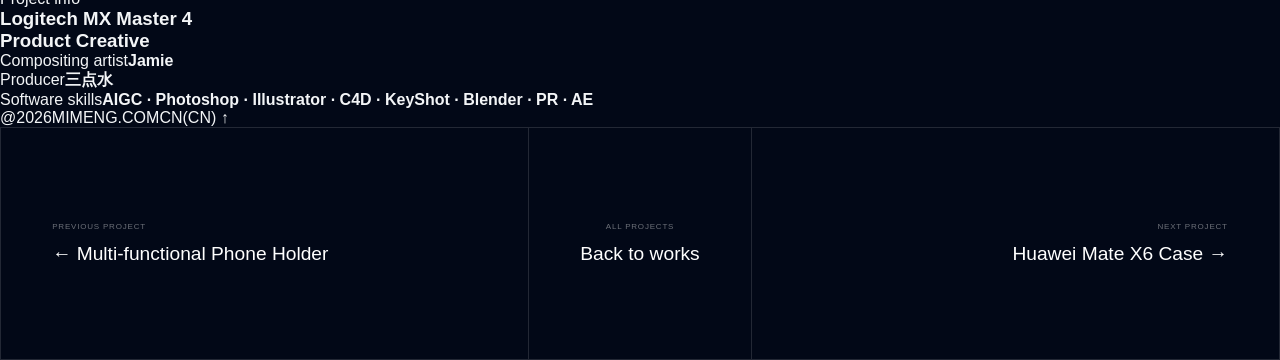
<file: works/mx-master-4/index.html>
﻿<!doctype html>
<html lang="zh-CN">
<head>
  <meta charset="utf-8"><meta name="viewport" content="width=device-width,initial-scale=1">
  <meta name="description" content="Jamie 作品集 — Logitech MX Master 4 项目详情。">
  <title>Logitech MX Master 4 — Jamie Portfolio</title>
  <link rel="icon" href="data:,">
  <link rel="stylesheet" href="../../styles.css?v=four-case-1">
  <link rel="stylesheet" href="../../case-details.css?v=four-case-1">
  <link rel="stylesheet" href="../../four-case.css?v=four-case-1">
  <link rel="stylesheet" href="../../global-nav.css?v=fixed-nav-4">
</head>
<body id="top" class="case-page has-global-nav" data-project="mx-master-4" data-build="four-case-1">
  <a class="skip-link" href="#main">跳到主要内容</a>
  <header class="global-site-header">
    <a class="brand" href="#home"><i></i> JAMIE®</a>
    <nav aria-label="主要导航"><a href="#home">Home</a><a href="#about">About</a><a href="#works">Works</a><a href="#contact">Contact</a></nav>
    <a class="case-return" href="#works"><span aria-hidden="true">←</span> 返回作品</a>
  </header>
  <header class="case-shell-header">
    <a class="brand" href="#home"><i></i> JAMIE®</a>
    <span data-project-name>Logitech MX Master 4</span>
    <a data-back-to-works href="#works">Back to works ↗</a>
  </header>
  <h1 class="visually-hidden">Logitech MX Master 4</h1>
  <main id="main">
    <section class="mx-case" id="mx-master-4" aria-labelledby="mx-title">
      <header class="mx-hero reveal">
        <div class="mx-case-line"><span>14 / Product visualization</span><span>Logitech MX Master 4 · 2026</span></div>
        <div class="mx-hero-copy">
          <div><b>logitech</b><span>罗技 MX Master 4</span></div>
          <h2 id="mx-title">MX Master 4</h2>
          <p>with a high-performance<br>electromagnetic scroll</p>
        </div>
        <figure><img src="../../assets/mx-master-4/image 23.webp" alt="透明外壳展示内部结构的罗技 MX Master 4 侧视图"></figure>
      </header>

      <section class="mx-project-info reveal" aria-labelledby="mx-info-title">
        <p class="mx-kicker">Project info</p>
        <h3 id="mx-info-title">Engineered for flow.</h3>
        <div class="mx-info-copy">
          <p>Logitech MX Master 4 is a premium productivity mouse with a high-performance electromagnetic scroll wheel and smart action ring. Equipped with an 8K all-surface sensor and dual-mode scrolling, it delivers quiet, ergonomic comfort for all-day use. It supports smooth multi-device switching and file transfer, with long battery life and durable build to greatly enhance office and creative efficiency.</p>
          <p>罗技 MX Master 4，智能提效旗舰办公鼠标，让办公效率翻倍。搭载智能行动环、8K 全表面追踪传感器与双模式电磁滚轮；静音舒适的人体工学设计贴合掌心，支持多设备无缝切换与文件直传，长续航且耐用，大幅提升办公创作效率。</p>
        </div>
        <div class="mx-specs"><span>8K tracking</span><span>Electromagnetic scroll</span><span>Smart action ring</span><span>Multi-device flow</span></div>
      </section>

      <div class="mx-xray-grid reveal" aria-label="MX Master 4 透明结构视图">
        <figure><img src="../../assets/mx-master-4/image 21.webp" alt="透明外壳的 MX Master 4 四分之三视图"></figure>
        <figure><img src="../../assets/mx-master-4/image 24.webp" alt="透明外壳的 MX Master 4 正面视图"></figure>
      </div>

      <section class="mx-black-stage reveal" aria-label="MX Master 4 产品主视觉">
        <div class="mx-logotype">logitech</div>
        <figure><img src="../../assets/mx-master-4/01 1.webp" alt="黑色背景中的 MX Master 4 产品主视觉"></figure>
        <div class="mx-stage-copy"><span>Precision engineered</span><strong>Performance<br>in your palm.</strong></div>
        <div class="mx-exhibit"><strong>PREREQ COTTON COLLECTION<br>NEW YORK EXHIBITION</strong><span>401 BROADWAY / SUITE 1802 / NEW YORK, NY 10013<br>+86 523 6489</span></div>
      </section>

      <section class="mx-ergonomic reveal">
        <p class="mx-kicker">Ergonomic design</p>
        <h3>Built around<br>the working hand.</h3>
        <div><p>Ergonomic design for all-day comfort, multi-device seamless switching, customizable buttons, and a precision sensor for smooth, efficient control. Your ideal productivity partner.</p><p>罗技 MX Master 系列旗舰办公鼠标，专为长时间办公设计。贴合手型的人体工学曲面带来舒适握持，支持多设备无缝切换与自定义按键，搭配精准光学引擎，让每一次操控都高效顺滑，是职场效率的得力伙伴。</p></div>
      </section>

      <figure class="mx-wheel reveal">
        <img src="../../assets/mx-master-4/image 54.webp" alt="MX Master 4 电磁滚轮微距细节">
        <figcaption><span>High-performance</span><strong>Electromagnetic<br>scroll</strong></figcaption>
      </figure>

      <div class="mx-feature-grid reveal" aria-label="MX Master 4 人体工学与底部结构">
        <figure class="mx-feature-main"><img src="../../assets/mx-master-4/06 1.webp" alt="浅灰背景中的 MX Master 4 侧面造型"></figure>
        <figure><img src="../../assets/mx-master-4/image 36.webp" alt="MX Master 4 侧键与拇指承托细节"></figure>
        <figure><img src="../../assets/mx-master-4/image 35.webp" alt="MX Master 4 底部传感器与切换按键"></figure>
      </div>

      <section class="mx-lifestyle" aria-label="MX Master 4 办公使用场景">
        <figure class="reveal"><img src="../../assets/mx-master-4/image 25.webp" alt="暖色办公桌上的 MX Master 4 与键盘"></figure>
        <figure class="reveal"><img src="../../assets/mx-master-4/05 1.webp" alt="皮革桌垫上的 MX Master 4 办公场景"></figure>
        <figure class="reveal"><img src="../../assets/mx-master-4/04 1.webp" alt="暗光键盘旁的 MX Master 4 使用场景"></figure>
      </section>

      <footer class="mx-footer reveal">
        <p class="mx-kicker">Project info</p>
        <h3>Logitech MX Master 4<br><span>Product Creative</span></h3>
        <div class="mx-credits">
          <p><span>Compositing artist</span><strong>Jamie</strong></p><p><span>Producer</span><strong>三点水</strong></p><p><span>Software skills</span><strong>AIGC · Photoshop · Illustrator · C4D · KeyShot · Blender · PR · AE</strong></p>
        </div>
        <div class="mx-footer-line"><span>@2026</span><span>MIMENG.COM</span><a href="#top">CN(CN) ↑</a></div>
      </footer>

    </section>

    <nav class="case-project-nav" aria-label="项目切换">
      <a data-project-previous href="works/phone-holder/"><small>Previous project</small><span>← Multi-functional Phone Holder</span></a>
      <a class="case-project-home" href="#works"><small>All projects</small><span>Back to works</span></a>
      <a data-project-next href="works/mate-x6-case/"><small>Next project</small><span>Huawei Mate X6 Case →</span></a>
    </nav>
  </main>
  <script src="../../projects-data.js?v=four-case-1"></script>
  <script src="../../script.js?v=four-case-1"></script>
</body>
</html>
</file>
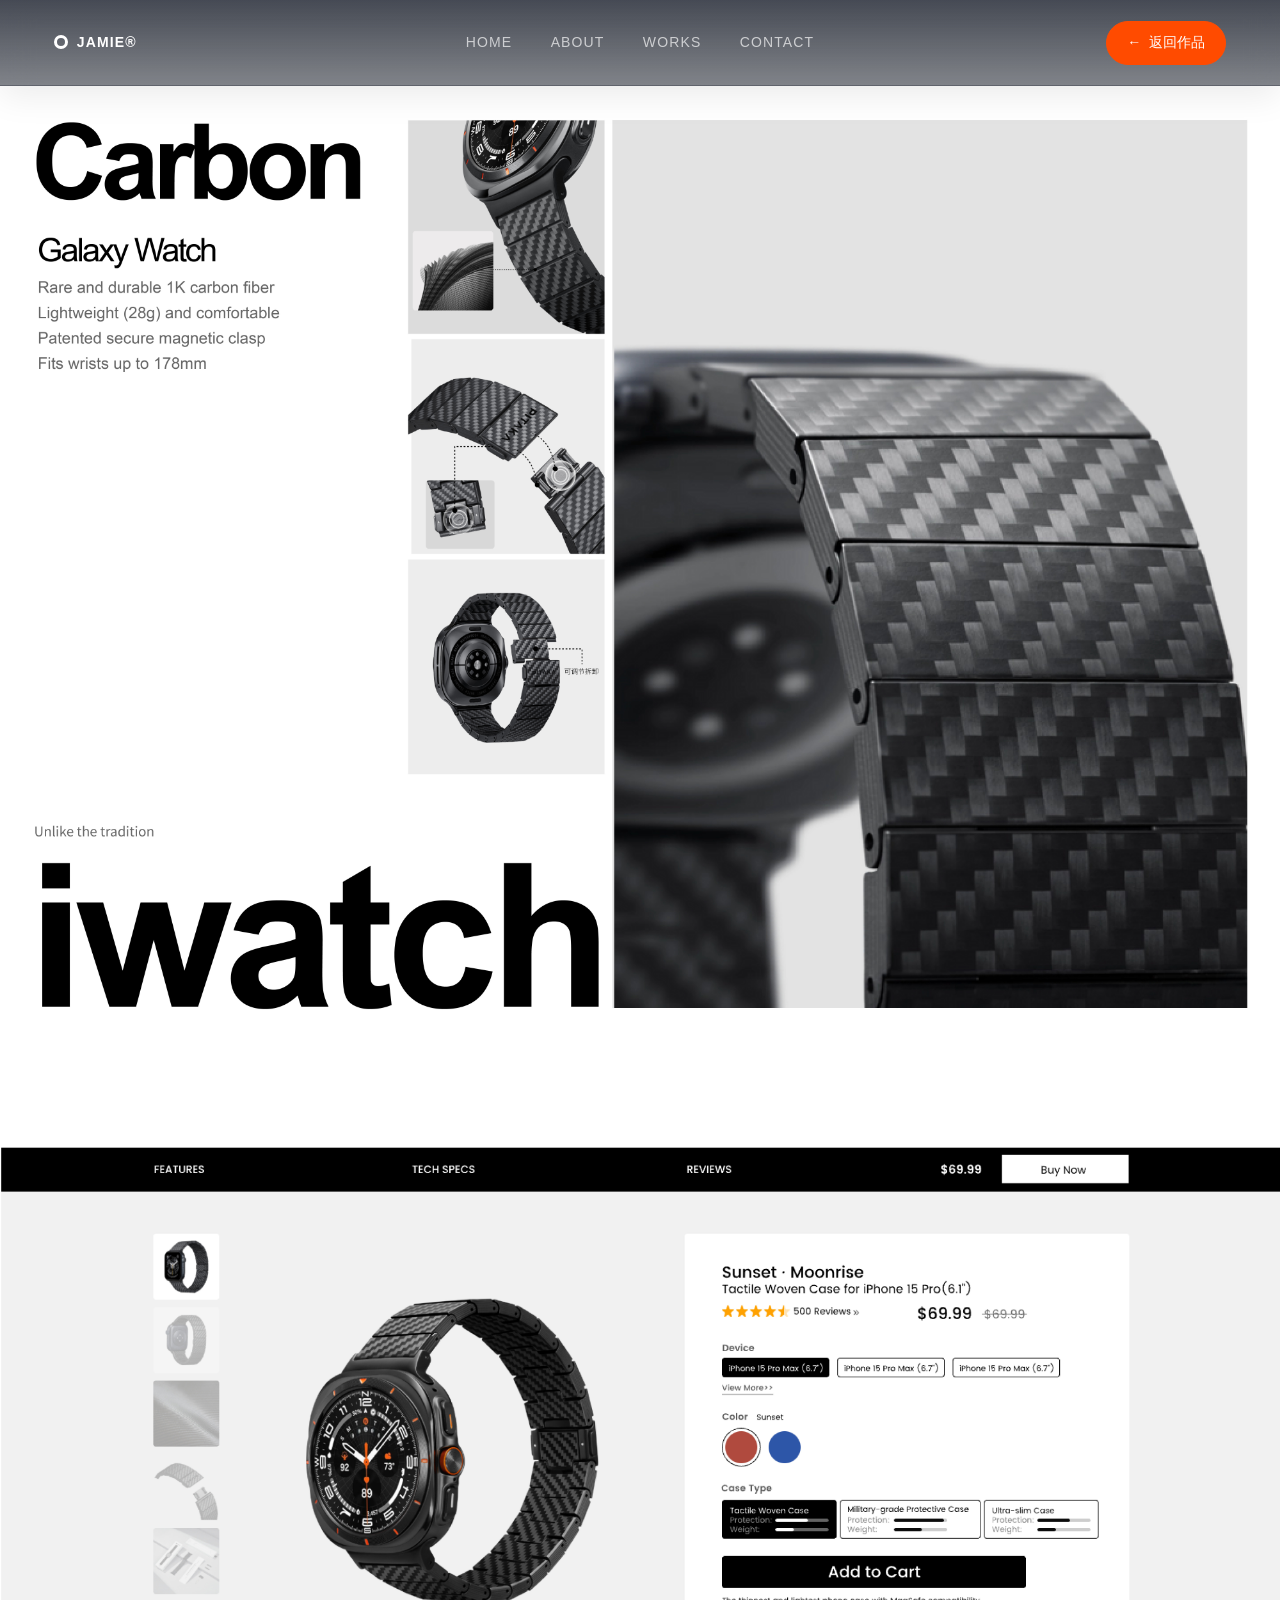
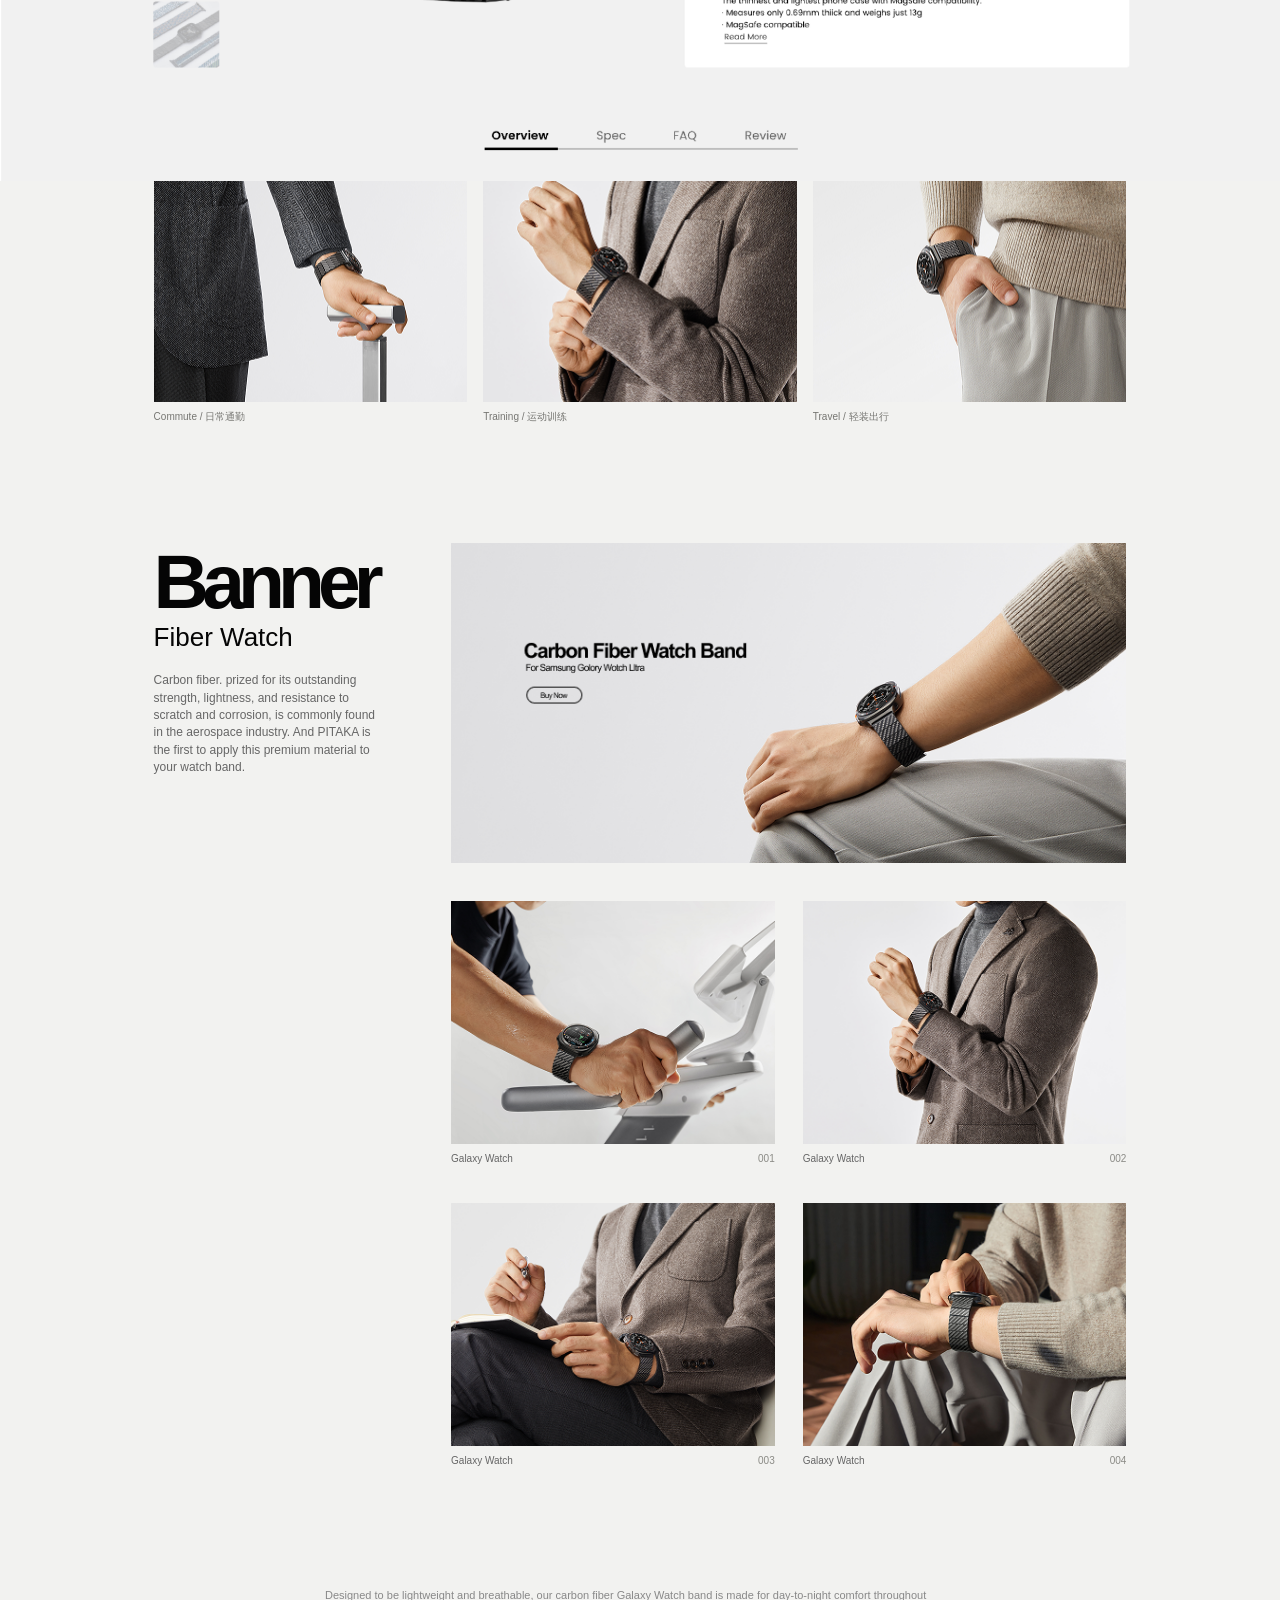
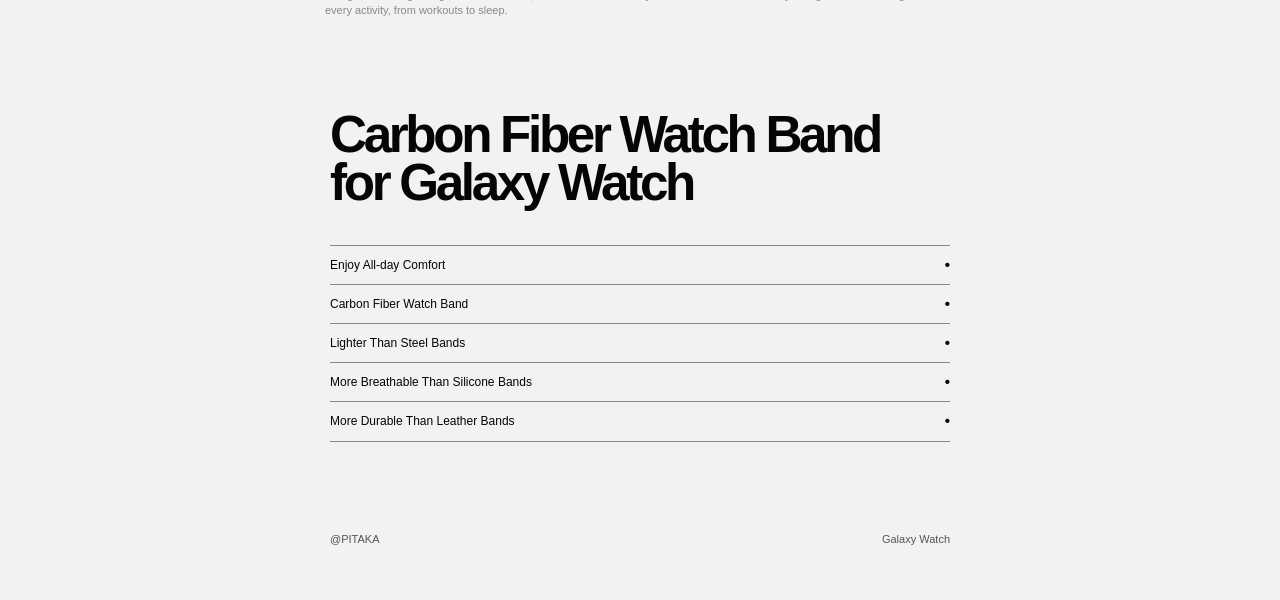
<file: works/samsung-galaxy-watch-band/index.html>
﻿<!doctype html>
<html lang="zh-CN">
<head>
  <meta charset="utf-8">
  <meta name="viewport" content="width=device-width, initial-scale=1">
  <meta name="description" content="Carbon Fiber Watch Band for Samsung Galaxy Watch Ultra.">
  <title>Carbon Fiber Watch Band — Jamie</title>
  <link rel="icon" href="data:,">
  <link rel="stylesheet" href="../../watch-case.css?v=watch-reference-2">
  <link rel="stylesheet" href="../../global-nav.css?v=fixed-nav-4">
</head>
<body class="watch-page has-global-nav">
  <header class="global-site-header">
    <a class="brand" href="#home"><i></i> JAMIE®</a>
    <nav aria-label="主要导航"><a href="#home">Home</a><a href="#about">About</a><a href="#works">Works</a><a href="#contact">Contact</a></nav>
    <a class="case-return" href="#works"><span aria-hidden="true">←</span> 返回作品</a>
  </header>
  <main>
    <section class="watch-reference-hero">
      <img src="../../assets/watch-reference-hero.jpg" alt="Carbon Galaxy Watch 碳纤维表带主视觉">
    </section>
    <section class="watch-reference-commerce" id="features">
      <img src="../../assets/watch-reference-commerce.jpg" alt="Galaxy Watch Band 产品详情与购买信息">
    </section>
    <section class="watch-reference-lifestyle" aria-labelledby="lifestyle-title">
      <div class="watch-lifestyle-grid">
        <figure><img src="../../assets/watch-wear-1.png" alt="通勤佩戴 Galaxy Watch Band"><figcaption>Commute / 日常通勤</figcaption></figure>
        <figure><img src="../../assets/watch-wear-2.png" alt="训练佩戴 Galaxy Watch Band"><figcaption>Training / 运动训练</figcaption></figure>
        <figure><img src="../../assets/watch-wear-3.png" alt="旅行佩戴 Galaxy Watch Band"><figcaption>Travel / 轻装出行</figcaption></figure>
      </div>
    </section>
    <section class="watch-reference-banner" id="specs">
      <div class="watch-banner-copy">
        <p class="watch-banner-title">Banner</p>
        <h2>Fiber Watch</h2>
        <p>Carbon fiber. prized for its outstanding strength, lightness, and resistance to scratch and corrosion, is commonly found in the aerospace industry. And PITAKA is the first to apply this premium material to your watch band.</p>
      </div>
      <div class="watch-banner-media">
        <img class="watch-banner-hero" src="../../assets/watch-hero.png" alt="Carbon Fiber Watch Band for Samsung Galaxy Watch Ultra">
        <div class="watch-banner-scenes">
          <figure><img src="../../assets/watch-wear-5.png" alt="运动佩戴手表场景"><figcaption>Galaxy Watch <span>001</span></figcaption></figure>
          <figure><img src="../../assets/watch-wear-6.png" alt="休闲佩戴手表场景"><figcaption>Galaxy Watch <span>002</span></figcaption></figure>
          <figure><img src="../../assets/watch-wear-7.png" alt="正式穿搭佩戴手表场景"><figcaption>Galaxy Watch <span>003</span></figcaption></figure>
          <figure><img src="../../assets/watch-wear-8.png" alt="冬季穿搭佩戴手表场景"><figcaption>Galaxy Watch <span>004</span></figcaption></figure>
        </div>
      </div>
    </section>
    <section class="watch-reference-details" id="reviews">
      <p>Designed to be lightweight and breathable, our carbon fiber Galaxy Watch band is made for day-to-night comfort throughout every activity, from workouts to sleep.</p>
      <h2>Carbon Fiber Watch Band<br>for Galaxy Watch</h2>
      <div class="watch-accordion" id="specs-list">
        <div><span>Enjoy All-day Comfort</span><b>•</b></div>
        <div><span>Carbon Fiber Watch Band</span><b>•</b></div>
        <div><span>Lighter Than Steel Bands</span><b>•</b></div>
        <div><span>More Breathable Than Silicone Bands</span><b>•</b></div>
        <div><span>More Durable Than Leather Bands</span><b>•</b></div>
      </div>
      <footer><span>@PITAKA</span><span>Galaxy Watch</span></footer>
    </section>
  </main>
</body>
</html>
</file>
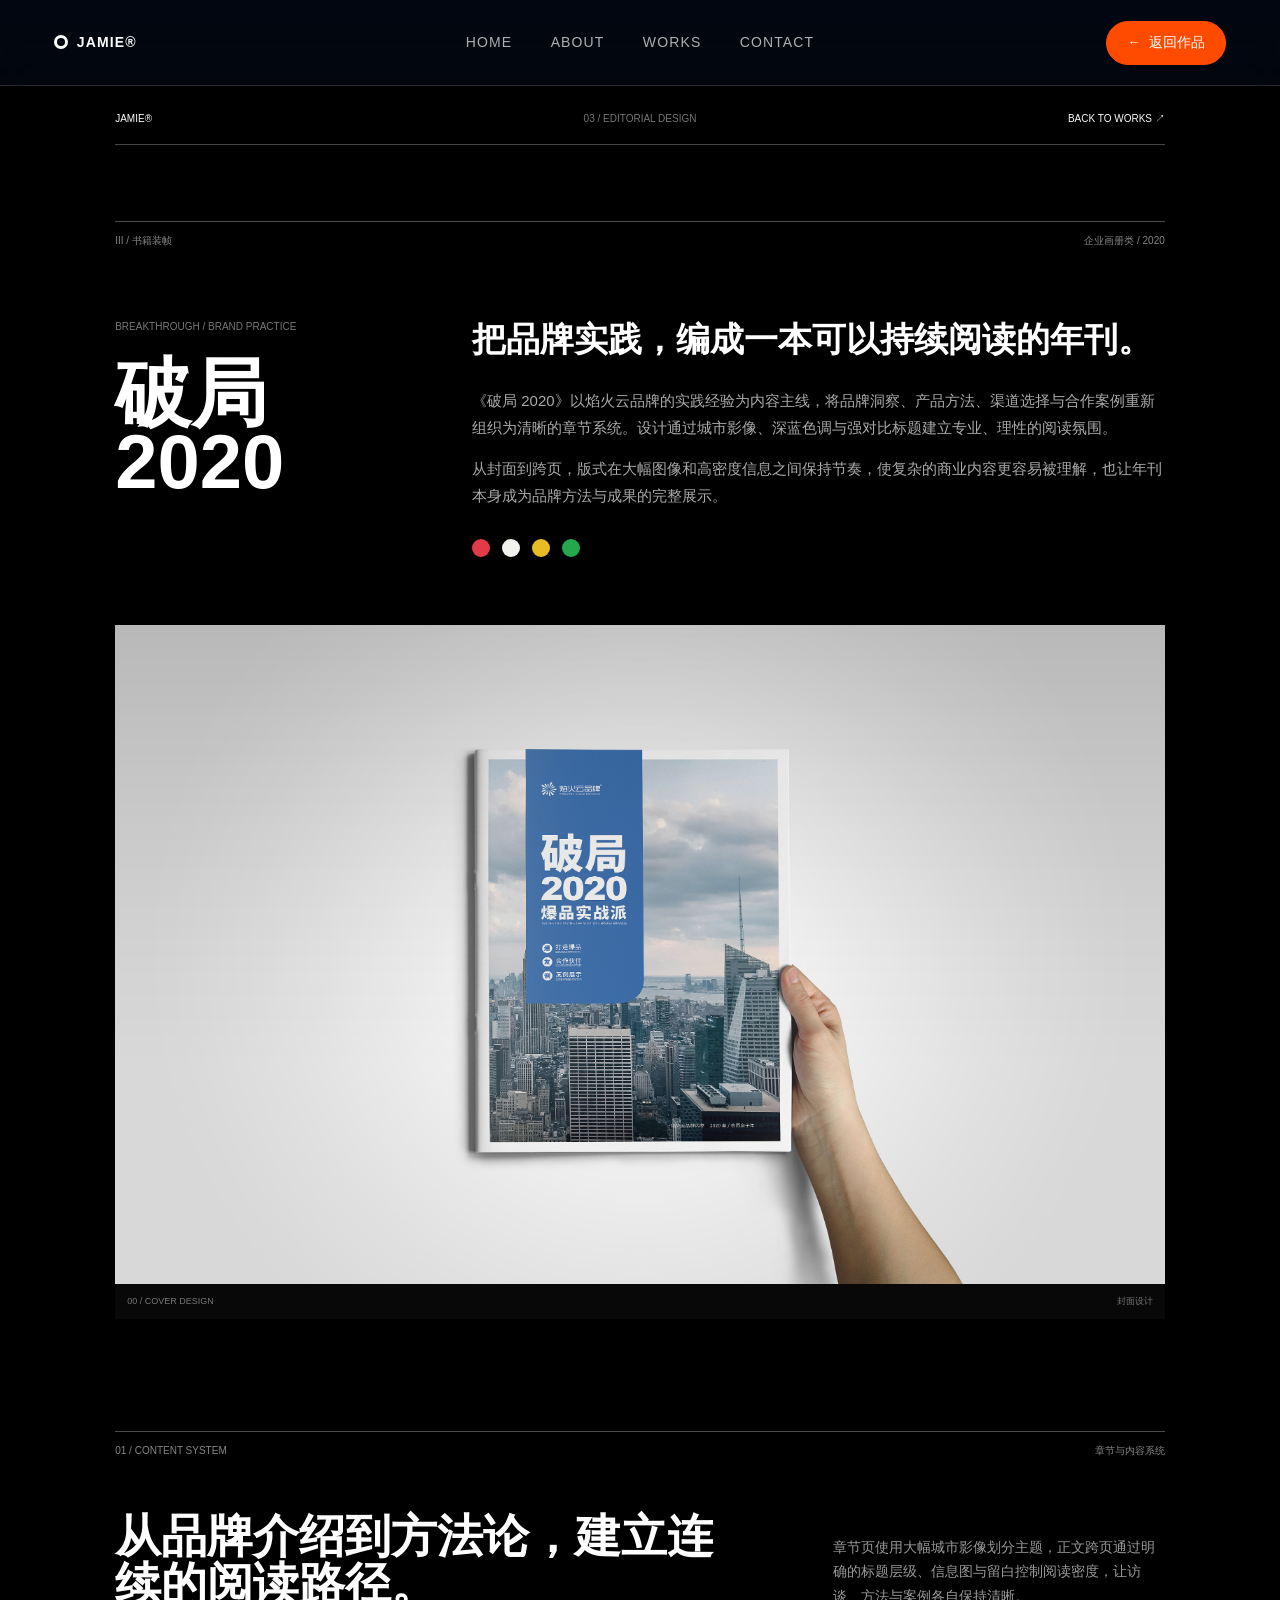
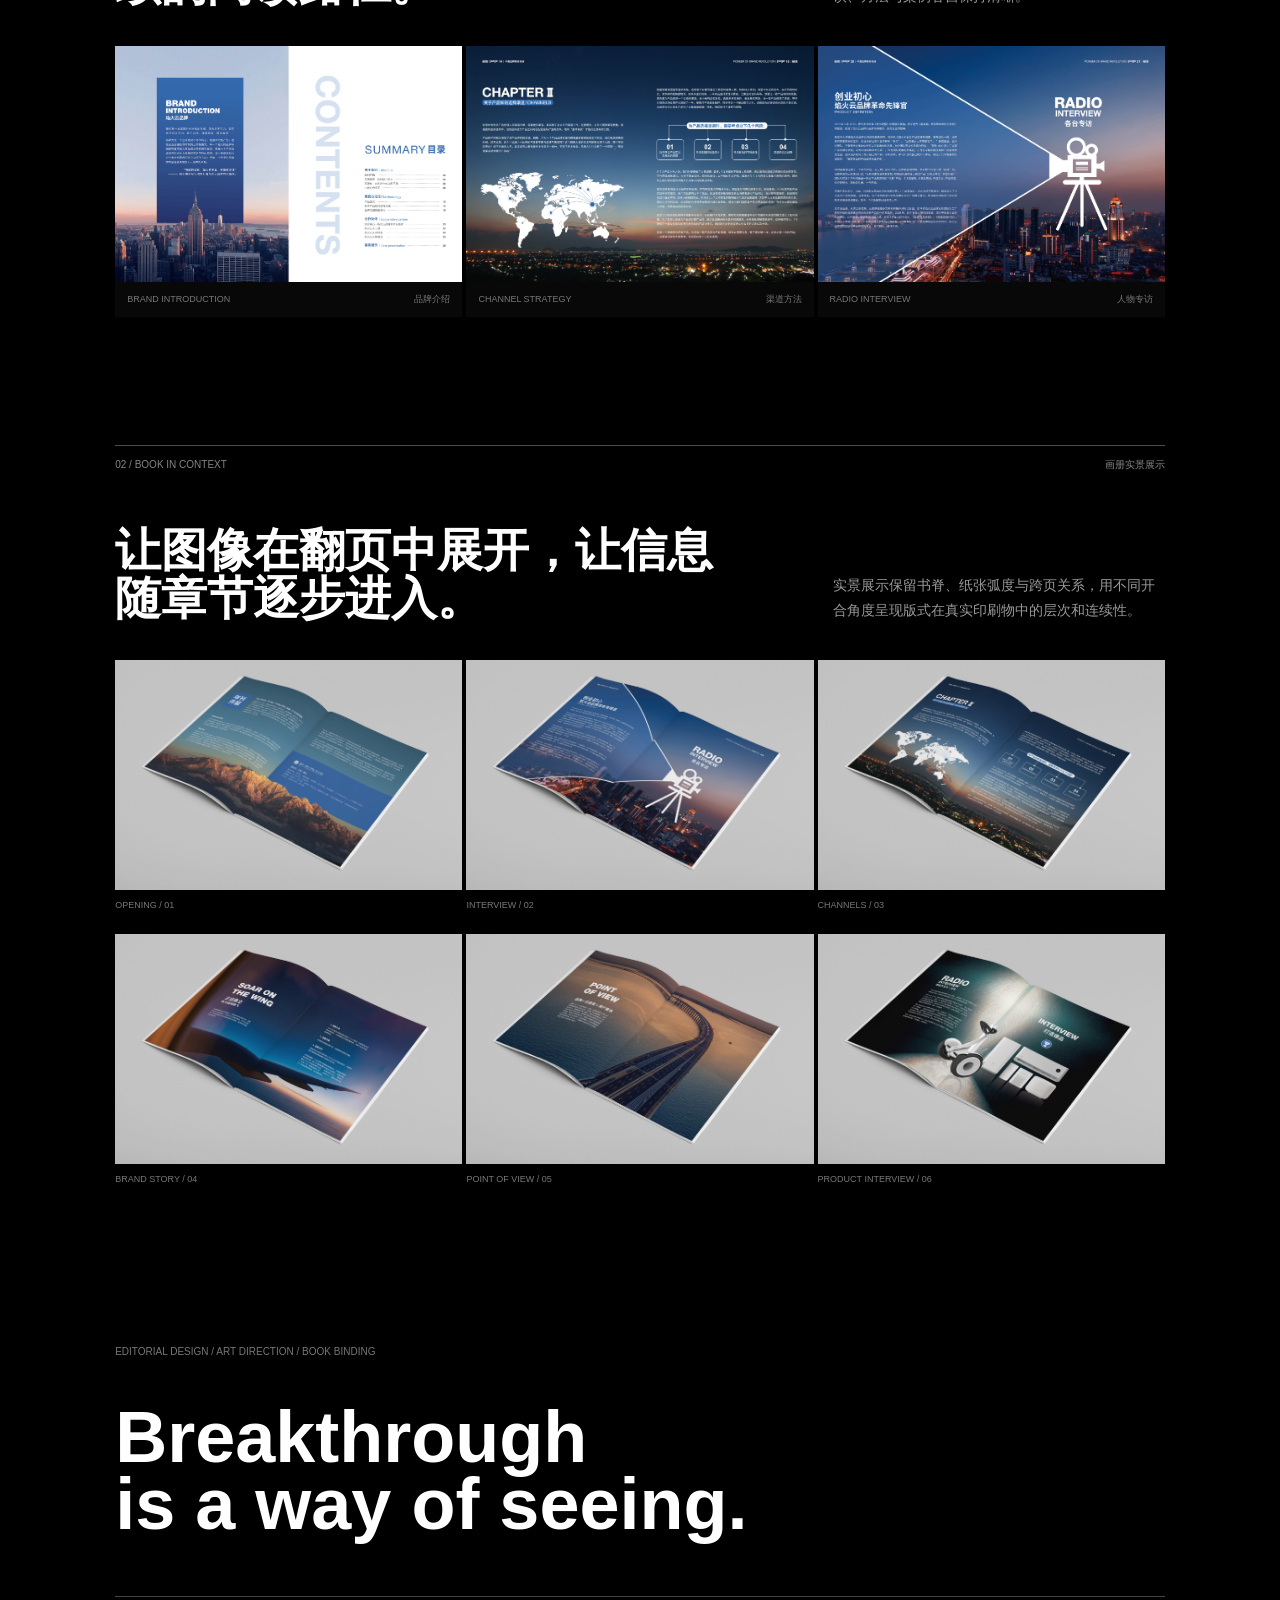
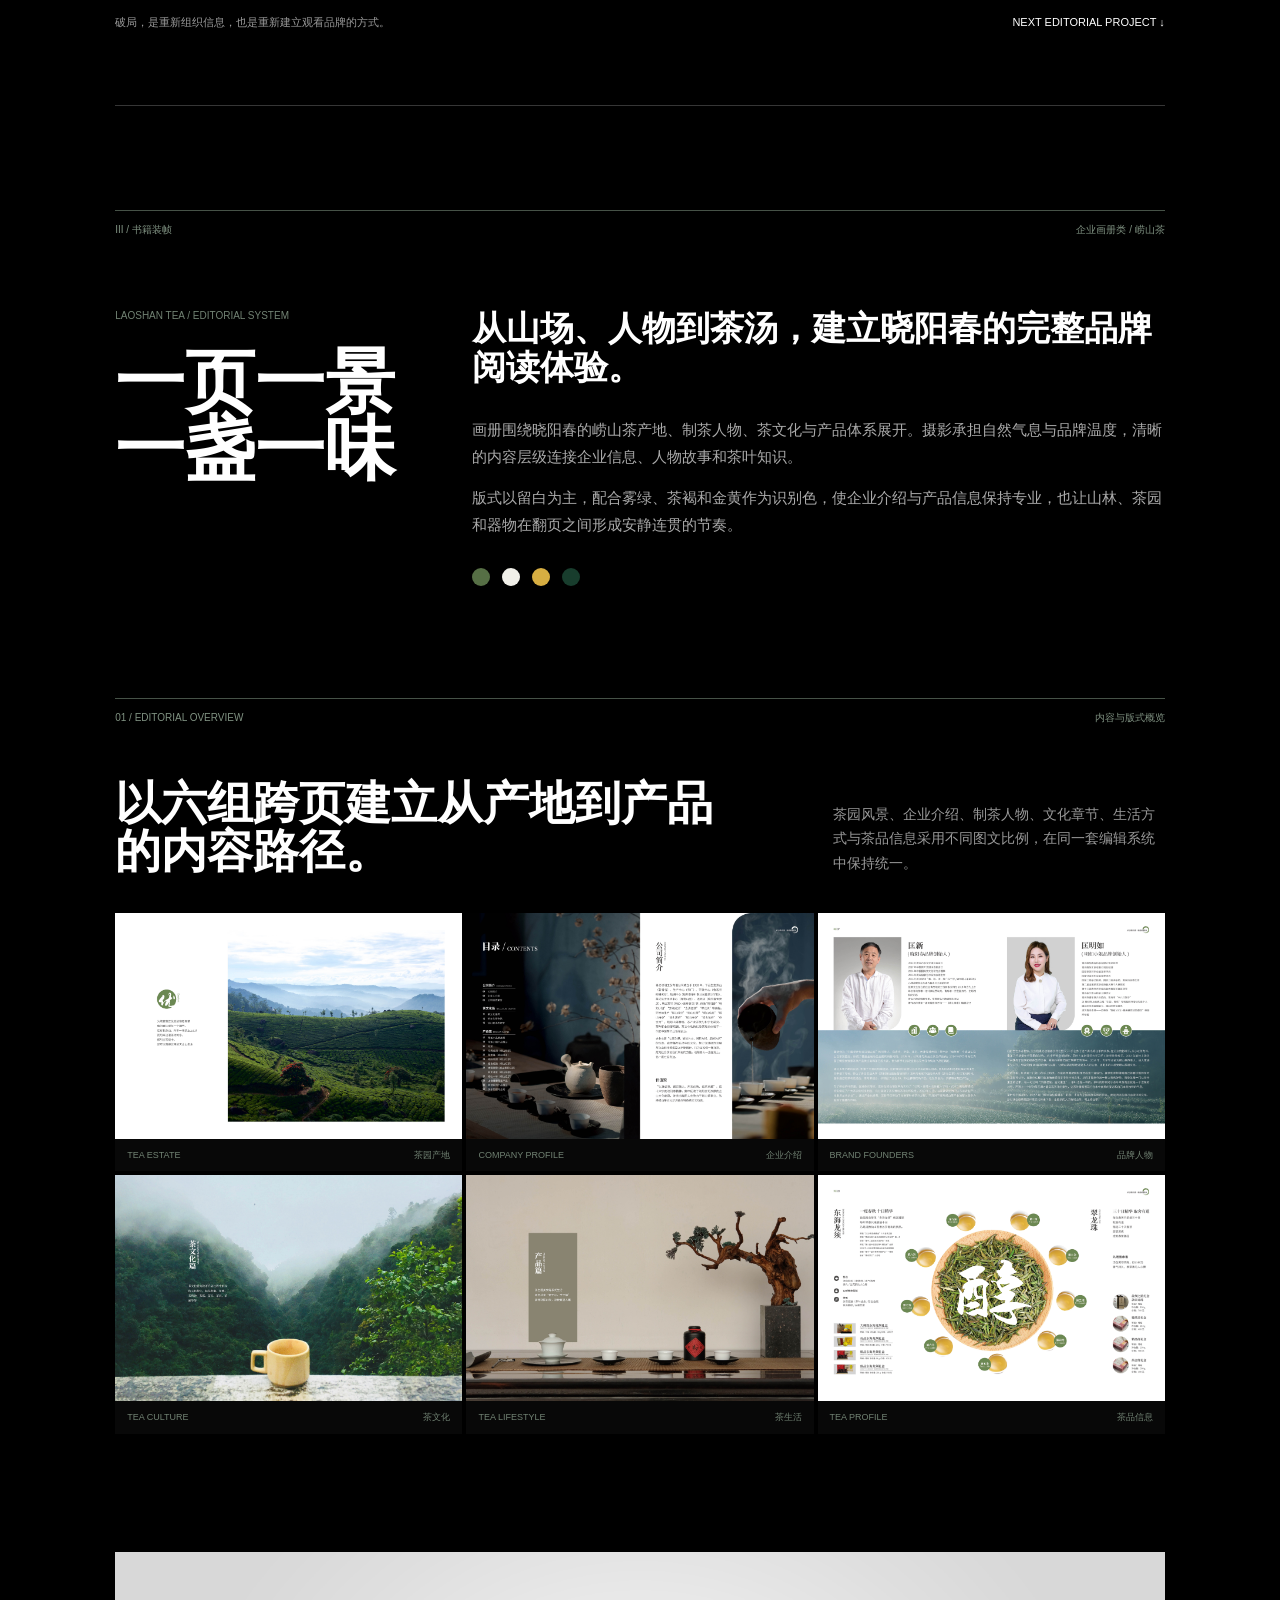
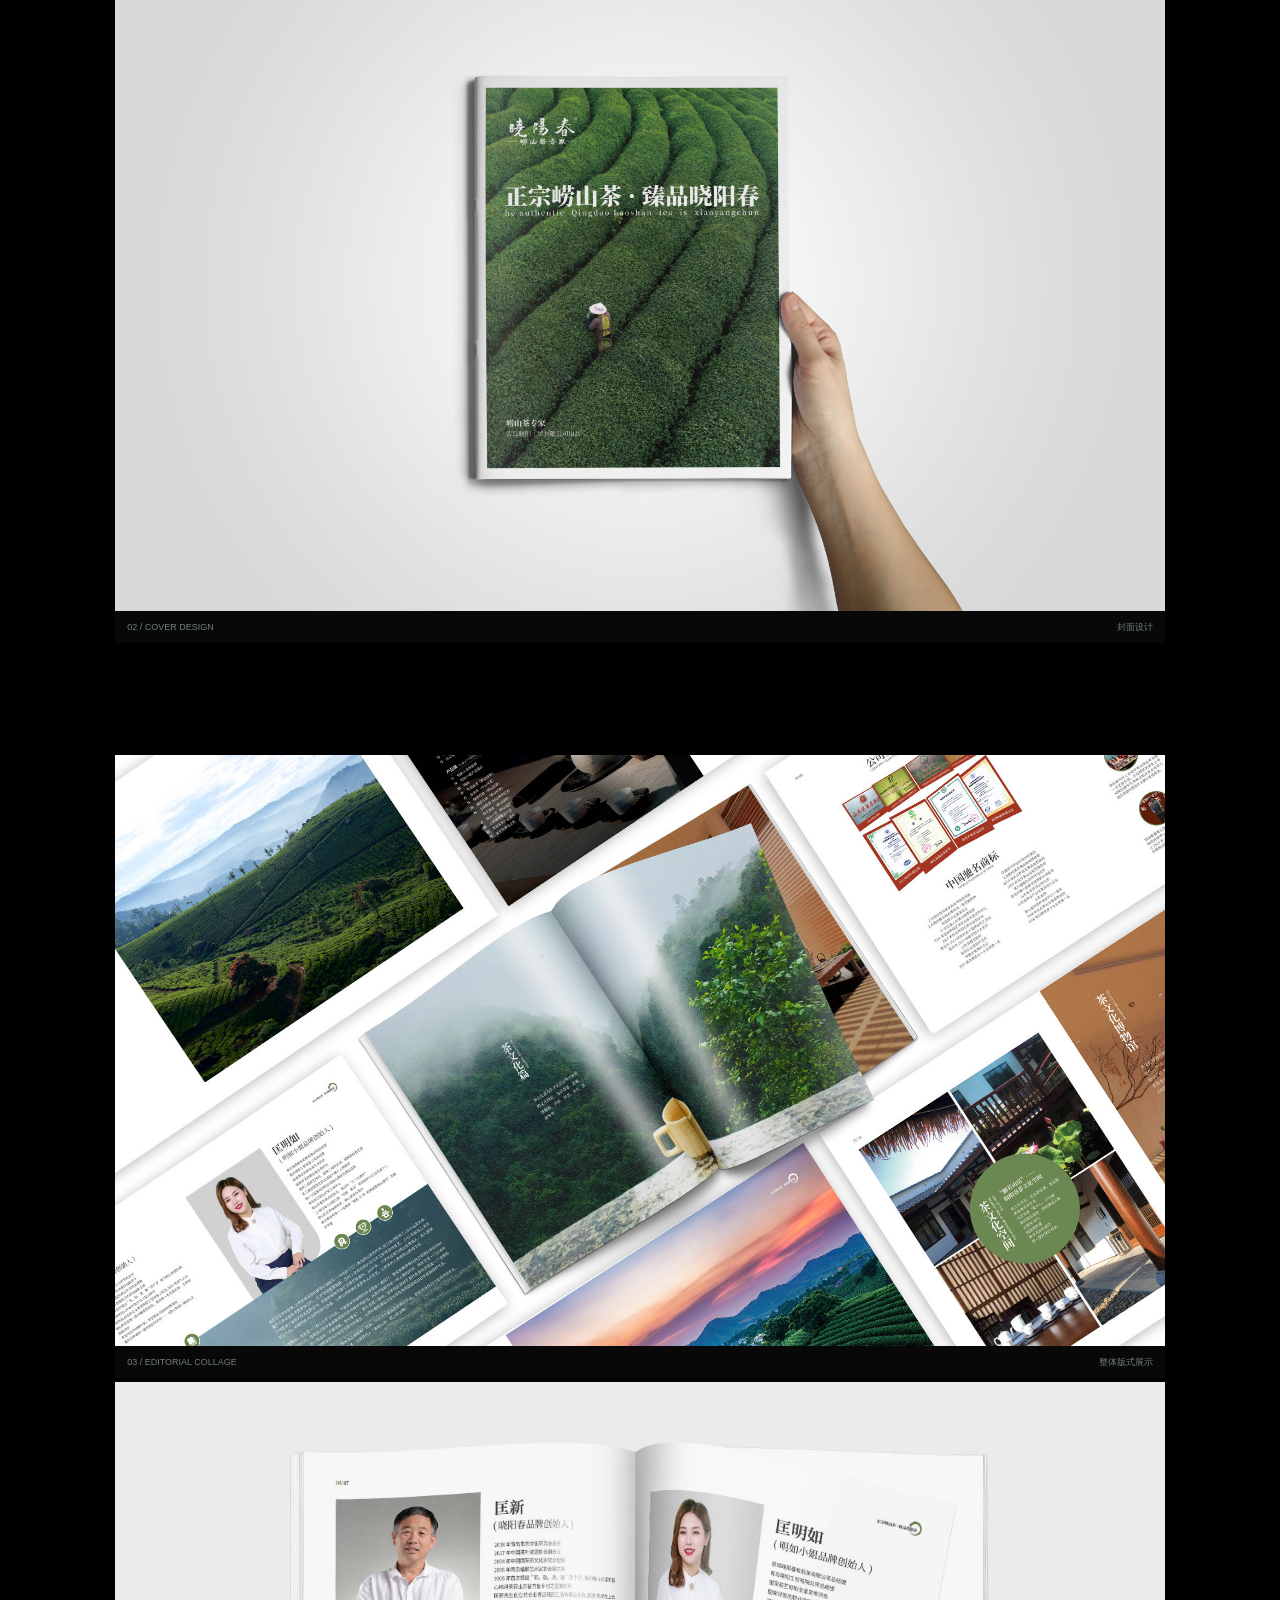
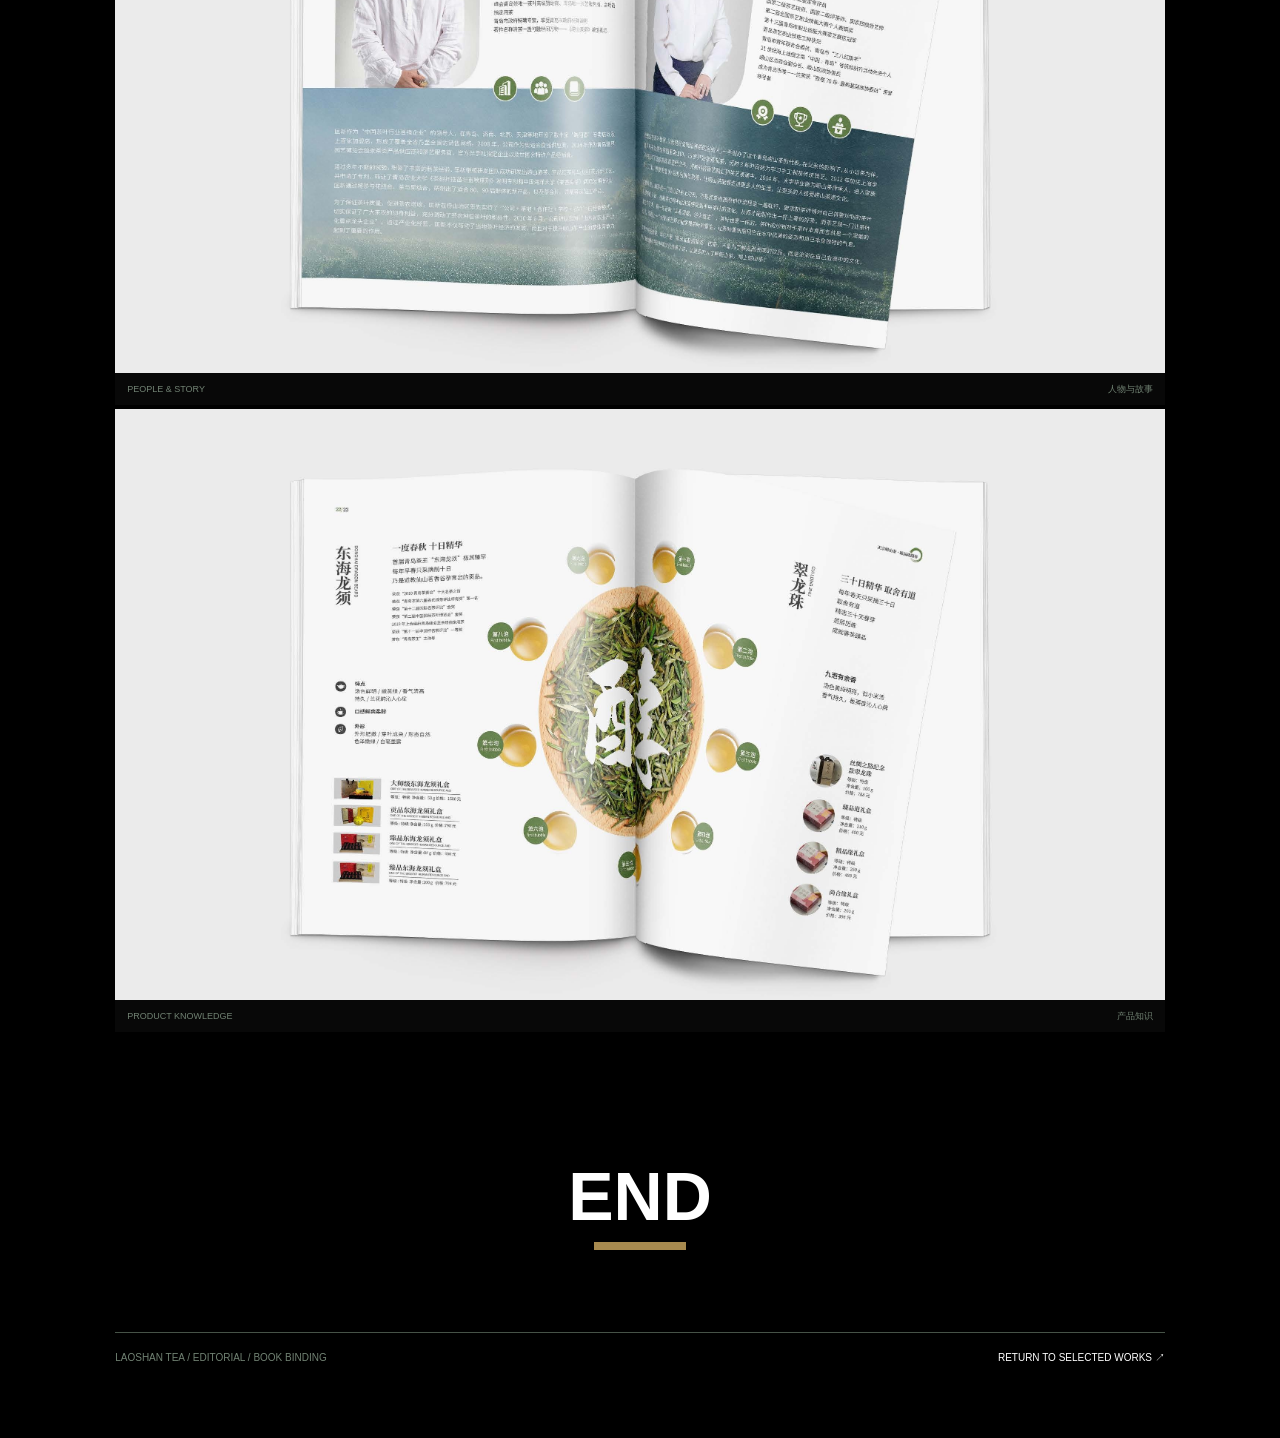
<file: works/tea-editorial/index.html>
﻿<!doctype html>
<html lang="zh-CN">
<head>
  <meta charset="utf-8">
  <meta name="viewport" content="width=device-width,initial-scale=1">
  <meta name="description" content="《破局 2020》品牌实践年刊与晓阳春崂山茶企业画册设计">
  <title>Editorial Design Collection - Jamie</title>
  <link rel="icon" href="data:,">
  <link rel="stylesheet" href="../../editorial-case.css?v=editorial-collection-2">
  <link rel="stylesheet" href="../../global-nav.css?v=fixed-nav-4">
</head>
<body class="publication-reference-page has-global-nav">
  <header class="global-site-header">
    <a class="brand" href="#home"><i></i> JAMIE®</a>
    <nav aria-label="主要导航"><a href="#home">Home</a><a href="#about">About</a><a href="#works">Works</a><a href="#contact">Contact</a></nav>
    <a class="case-return" href="#works-secondary"><span aria-hidden="true">←</span> 返回作品</a>
  </header>
  <nav class="publication-nav">
    <a href="#works-secondary">JAMIE®</a>
    <p>03 / EDITORIAL DESIGN</p>
    <a href="#works-secondary">BACK TO WORKS ↗</a>
  </nav>

  <main class="publication-main">
    <header class="publication-intro">
      <div class="publication-kicker">
        <span>III / 书籍装帧</span>
        <span>企业画册类 / 2020</span>
      </div>
      <div class="publication-summary">
        <div>
          <p>BREAKTHROUGH / BRAND PRACTICE</p>
          <h1>破局<br>2020</h1>
        </div>
        <div class="publication-description">
          <h2>把品牌实践，编成一本可以持续阅读的年刊。</h2>
          <p>《破局 2020》以焰火云品牌的实践经验为内容主线，将品牌洞察、产品方法、渠道选择与合作案例重新组织为清晰的章节系统。设计通过城市影像、深蓝色调与强对比标题建立专业、理性的阅读氛围。</p>
          <p>从封面到跨页，版式在大幅图像和高密度信息之间保持节奏，使复杂的商业内容更容易被理解，也让年刊本身成为品牌方法与成果的完整展示。</p>
          <div class="publication-palette" aria-label="年刊主要视觉色彩"><i></i><i></i><i></i><i></i></div>
        </div>
      </div>
    </header>

    <figure class="publication-cover">
      <img src="../../assets/tea/breakthrough-cover.jpg" alt="手持《破局 2020》品牌实践年刊封面">
      <figcaption><span>00 / COVER DESIGN</span><span>封面设计</span></figcaption>
    </figure>

    <section class="publication-section" aria-labelledby="publication-spreads-title">
      <div class="publication-label">
        <span>01 / CONTENT SYSTEM</span>
        <span>章节与内容系统</span>
      </div>
      <div class="publication-section-head">
        <h2 id="publication-spreads-title">从品牌介绍到方法论，建立连续的阅读路径。</h2>
        <p>章节页使用大幅城市影像划分主题，正文跨页通过明确的标题层级、信息图与留白控制阅读密度，让访谈、方法与案例各自保持清晰。</p>
      </div>
      <div class="publication-spread-grid">
        <figure>
          <img src="../../assets/tea/breakthrough-spread-intro.jpg" alt="《破局 2020》品牌介绍与目录跨页" loading="lazy">
          <figcaption><span>BRAND INTRODUCTION</span><span>品牌介绍</span></figcaption>
        </figure>
        <figure>
          <img src="../../assets/tea/breakthrough-spread-channels.jpg" alt="《破局 2020》渠道方法章节跨页" loading="lazy">
          <figcaption><span>CHANNEL STRATEGY</span><span>渠道方法</span></figcaption>
        </figure>
        <figure>
          <img src="../../assets/tea/breakthrough-spread-interview.jpg" alt="《破局 2020》人物专访章节跨页" loading="lazy">
          <figcaption><span>RADIO INTERVIEW</span><span>人物专访</span></figcaption>
        </figure>
      </div>
    </section>

    <section class="publication-section publication-bindings" aria-labelledby="publication-bindings-title">
      <div class="publication-label">
        <span>02 / BOOK IN CONTEXT</span>
        <span>画册实景展示</span>
      </div>
      <div class="publication-section-head">
        <h2 id="publication-bindings-title">让图像在翻页中展开，让信息随章节逐步进入。</h2>
        <p>实景展示保留书脊、纸张弧度与跨页关系，用不同开合角度呈现版式在真实印刷物中的层次和连续性。</p>
      </div>
      <div class="publication-mockup-grid">
        <figure><img src="../../assets/tea/breakthrough-mockup-opening.jpg" alt="年刊开篇跨页实景" loading="lazy"><figcaption>OPENING / 01</figcaption></figure>
        <figure><img src="../../assets/tea/breakthrough-mockup-radio.jpg" alt="年刊人物专访跨页实景" loading="lazy"><figcaption>INTERVIEW / 02</figcaption></figure>
        <figure><img src="../../assets/tea/breakthrough-mockup-channels.jpg" alt="年刊渠道章节跨页实景" loading="lazy"><figcaption>CHANNELS / 03</figcaption></figure>
        <figure><img src="../../assets/tea/breakthrough-mockup-wing.jpg" alt="年刊品牌历程跨页实景" loading="lazy"><figcaption>BRAND STORY / 04</figcaption></figure>
        <figure><img src="../../assets/tea/breakthrough-mockup-viewpoint.jpg" alt="年刊品牌观点跨页实景" loading="lazy"><figcaption>POINT OF VIEW / 05</figcaption></figure>
        <figure><img src="../../assets/tea/breakthrough-mockup-product.jpg" alt="年刊产品访谈跨页实景" loading="lazy"><figcaption>PRODUCT INTERVIEW / 06</figcaption></figure>
      </div>
    </section>

    <section class="publication-closing">
      <p>EDITORIAL DESIGN / ART DIRECTION / BOOK BINDING</p>
      <h2>Breakthrough<br>is a way of seeing.</h2>
      <div>
        <span>破局，是重新组织信息，也是重新建立观看品牌的方式。</span>
        <a href="#laoshan-tea-editorial">NEXT EDITORIAL PROJECT ↓</a>
      </div>
    </section>

    <section class="tea-publication" id="laoshan-tea-editorial" aria-labelledby="tea-publication-title">
      <header class="tea-publication-intro">
        <div class="tea-publication-kicker">
          <span>III / 书籍装帧</span>
          <span>企业画册类 / 崂山茶</span>
        </div>
        <div class="tea-publication-summary">
          <div>
            <p>LAOSHAN TEA / EDITORIAL SYSTEM</p>
            <h2 id="tea-publication-title">一页一景<br>一盏一味</h2>
          </div>
          <div class="tea-publication-description">
            <h3>从山场、人物到茶汤，建立晓阳春的完整品牌阅读体验。</h3>
            <p>画册围绕晓阳春的崂山茶产地、制茶人物、茶文化与产品体系展开。摄影承担自然气息与品牌温度，清晰的内容层级连接企业信息、人物故事和茶叶知识。</p>
            <p>版式以留白为主，配合雾绿、茶褐和金黄作为识别色，使企业介绍与产品信息保持专业，也让山林、茶园和器物在翻页之间形成安静连贯的节奏。</p>
            <div class="tea-publication-palette" aria-label="茶画册主要视觉色彩"><i></i><i></i><i></i><i></i></div>
          </div>
        </div>
      </header>

      <section class="tea-publication-section" aria-labelledby="tea-overview-title">
        <div class="tea-publication-label">
          <span>01 / EDITORIAL OVERVIEW</span>
          <span>内容与版式概览</span>
        </div>
        <div class="tea-publication-section-head">
          <h3 id="tea-overview-title">以六组跨页建立从产地到产品的内容路径。</h3>
          <p>茶园风景、企业介绍、制茶人物、文化章节、生活方式与茶品信息采用不同图文比例，在同一套编辑系统中保持统一。</p>
        </div>
        <div class="tea-publication-overview-grid">
          <figure><img src="../../assets/tea/laoshan-spread-estate.jpg" alt="晓阳春崂山茶园产地跨页" loading="lazy"><figcaption><span>TEA ESTATE</span><span>茶园产地</span></figcaption></figure>
          <figure><img src="../../assets/tea/laoshan-spread-profile.jpg" alt="晓阳春企业介绍跨页" loading="lazy"><figcaption><span>COMPANY PROFILE</span><span>企业介绍</span></figcaption></figure>
          <figure><img src="../../assets/tea/laoshan-spread-founders.jpg" alt="晓阳春品牌人物跨页" loading="lazy"><figcaption><span>BRAND FOUNDERS</span><span>品牌人物</span></figcaption></figure>
          <figure><img src="../../assets/tea/laoshan-spread-culture.jpg" alt="晓阳春茶文化章节跨页" loading="lazy"><figcaption><span>TEA CULTURE</span><span>茶文化</span></figcaption></figure>
          <figure><img src="../../assets/tea/laoshan-spread-lifestyle.jpg" alt="晓阳春茶空间与生活方式跨页" loading="lazy"><figcaption><span>TEA LIFESTYLE</span><span>茶生活</span></figcaption></figure>
          <figure><img src="../../assets/tea/laoshan-spread-tea.jpg" alt="晓阳春茶品信息跨页" loading="lazy"><figcaption><span>TEA PROFILE</span><span>茶品信息</span></figcaption></figure>
        </div>
      </section>

      <figure class="tea-publication-cover">
        <img src="../../assets/tea/laoshan-cover.jpg" alt="手持晓阳春崂山茶企业画册封面" loading="lazy">
        <figcaption><span>02 / COVER DESIGN</span><span>封面设计</span></figcaption>
      </figure>

      <figure class="tea-publication-feature">
        <img src="../../assets/tea/laoshan-collage.jpg" alt="晓阳春崂山茶企业画册整体版式展示" loading="lazy">
        <figcaption><span>03 / EDITORIAL COLLAGE</span><span>整体版式展示</span></figcaption>
      </figure>

      <div class="tea-publication-mockups">
        <figure><img src="../../assets/tea/laoshan-mockup-people.jpg" alt="晓阳春人物介绍跨页装帧实景" loading="lazy"><figcaption><span>PEOPLE &amp; STORY</span><span>人物与故事</span></figcaption></figure>
        <figure><img src="../../assets/tea/laoshan-mockup-product.jpg" alt="晓阳春茶品信息跨页装帧实景" loading="lazy"><figcaption><span>PRODUCT KNOWLEDGE</span><span>产品知识</span></figcaption></figure>
      </div>

      <footer class="tea-publication-end">
        <p>END</p>
        <div><span>LAOSHAN TEA / EDITORIAL / BOOK BINDING</span><a href="#works-secondary">RETURN TO SELECTED WORKS ↗</a></div>
      </footer>
    </section>
  </main>
</body>
</html>
</file>
<file: styles.css>
﻿:root{--ink:#020817;--paper:#f3f5f7;--blue:#65c7ff;--orange:#d86d28;--ll:rgba(255,255,255,.17);--ld:rgba(2,8,23,.16);--pad:clamp(24px,4.2vw,72px);--ease:cubic-bezier(.2,.8,.2,1)}*{box-sizing:border-box}html{scroll-behavior:smooth;background:var(--ink)}body{margin:0;background:var(--ink);color:var(--paper);font-family:Inter,"Helvetica Neue","PingFang SC","Microsoft YaHei",Arial,sans-serif;-webkit-font-smoothing:antialiased}a{color:inherit;text-decoration:none}img{display:block;width:100%}h1,h2,h3,p{margin:0}.skip-link{position:fixed;left:16px;top:-60px;z-index:99;background:#fff;color:#000;padding:10px 14px}.skip-link:focus{top:16px}:focus-visible{outline:2px solid var(--blue);outline-offset:4px}
.site-header{position:absolute;z-index:20;top:0;left:0;width:100%;height:86px;padding:0 var(--pad);display:grid;grid-template-columns:1fr auto 1fr;align-items:center;font-size:10px;letter-spacing:.08em;text-transform:uppercase}.brand{display:flex;align-items:center;gap:9px;font-weight:700}.brand i{width:14px;height:14px;border:3px solid #fff;border-radius:50%}.site-header nav{display:flex;gap:clamp(22px,3vw,52px);color:rgba(255,255,255,.6)}.site-header nav a:hover{color:#fff}.contact-pill{justify-self:end;padding:9px 14px;border:1px solid var(--ll);border-radius:99px}.contact-pill:hover{background:#fff;color:var(--ink)}
.has-studio-lab .site-header{color:#07111f}.has-studio-lab .site-header .brand i{border-color:#07111f}.has-studio-lab .site-header nav{color:rgba(7,17,31,.48)}.has-studio-lab .site-header nav a:hover{color:#07111f}.has-studio-lab .contact-pill{border-color:rgba(7,17,31,.25)}.has-studio-lab .contact-pill:hover{background:#07111f;color:#fff}
.screen{position:relative;width:100%;height:100svh;min-height:650px;overflow:hidden;padding:clamp(94px,10vh,122px) var(--pad) clamp(26px,4vh,54px)}.light{background:var(--paper);color:var(--ink)}.eyebrow{margin-bottom:20px;color:rgba(255,255,255,.55);font-size:9px;text-transform:uppercase;letter-spacing:.16em}.eyebrow.dark{color:rgba(2,8,23,.45)}.section-head,.topline{display:flex;justify-content:space-between;text-transform:uppercase;letter-spacing:.13em;font-size:9px}.section-head{height:8%;padding-top:12px;border-top:1px solid currentColor;opacity:.68}
.hero{isolation:isolate;display:flex;flex-direction:column;background:radial-gradient(circle at 50% 47%,#0b1b34,var(--ink) 55%)}.grid-bg{position:absolute;inset:0;z-index:-3;opacity:.14;background-image:linear-gradient(rgba(255,255,255,.1) 1px,transparent 1px),linear-gradient(90deg,rgba(255,255,255,.1) 1px,transparent 1px);background-size:52px 52px;mask-image:linear-gradient(transparent,#000 35%,transparent 90%)}.fiber{position:absolute;z-index:-2;left:-15%;width:130%;height:11%;border-radius:50%;filter:blur(32px);background:linear-gradient(90deg,transparent 5%,#156ea8 28%,#e8fbff 51%,var(--blue) 72%,transparent 95%);box-shadow:0 0 90px rgba(101,199,255,.7)}.fiber-a{top:40%;transform:rotate(-5deg)}.fiber-b{top:56%;opacity:.48;transform:rotate(6deg)}.topline{color:rgba(255,255,255,.52)}.hero-copy{margin:auto 0}.hero h1{font-size:clamp(54px,10.3vw,178px);line-height:.77;letter-spacing:-.075em;font-weight:800}.hero h1 span{color:transparent;-webkit-text-stroke:1.2px rgba(255,255,255,.8);white-space:nowrap}.hero-statement{display:flex;align-items:center;justify-content:space-between;margin-top:clamp(28px,5vh,64px)}.hero-statement p{max-width:510px;font-size:clamp(16px,1.5vw,24px);line-height:1.55}.hero-statement a{display:grid;place-items:center;width:48px;height:48px;border:1px solid rgba(255,255,255,.46);border-radius:50%;font-size:20px}.hero-meta{display:grid;grid-template-columns:repeat(4,auto);gap:24px;padding-top:18px;border-top:1px solid var(--ll);color:rgba(255,255,255,.58);font-size:8px;text-transform:uppercase;letter-spacing:.1em}.hero-meta b{color:#fff;font-size:20px;margin-right:7px}
.profile{display:grid;grid-template-rows:auto 1fr auto}.profile-main{display:grid;grid-template-columns:1.03fr .97fr;gap:8vw;align-items:center}.profile-title h2{font-size:clamp(48px,6.3vw,108px);line-height:.91;letter-spacing:-.065em;font-weight:600}.profile-title em{color:var(--orange);font-style:normal}.profile-copy .lead{margin-bottom:25px;font-size:clamp(20px,1.8vw,30px);line-height:1.45;letter-spacing:-.025em}.profile-copy>p:last-child{color:rgba(2,8,23,.6);font-size:13px;line-height:1.75}.skills{display:grid;grid-template-columns:repeat(4,1fr);border-top:1px solid var(--ld)}.skills article{min-height:132px;padding:17px 20px 8px 0;border-right:1px solid var(--ld)}.skills article:not(:first-child){padding-left:20px}.skills article:last-child{border-right:0}.skills span{color:rgba(2,8,23,.42);font-size:8px;text-transform:uppercase;letter-spacing:.12em}.skills h3{margin:18px 0 8px;font-size:clamp(15px,1.25vw,21px)}.skills p{color:rgba(2,8,23,.52);font-size:10px;line-height:1.55}
.works{display:grid;grid-template-rows:auto auto 1fr;background:linear-gradient(145deg,#020817,#081326)}.works-title{display:flex;align-items:end;justify-content:space-between;padding:2.4vh 0 3vh}.works-title h2{font-size:clamp(48px,6.5vw,104px);line-height:.79;letter-spacing:-.06em}.works-title p{max-width:400px;color:rgba(255,255,255,.55);font-size:12px;line-height:1.65}.project-grid{min-height:0;display:grid;grid-template-columns:1.5fr .76fr .76fr;gap:clamp(12px,1.4vw,24px)}.project{position:relative;overflow:hidden;border-radius:clamp(20px,2vw,36px);background:#141a27;isolation:isolate}.project img{width:100%;height:100%;object-fit:cover;transition:transform .8s var(--ease)}.project:hover img{transform:scale(1.035)}.project .shade{position:absolute;inset:0;z-index:1;background:linear-gradient(to top,rgba(0,4,14,.92),transparent 64%)}.project-copy{position:absolute;z-index:2;inset:auto 0 0;padding:clamp(20px,2.3vw,38px)}.project-copy>p{margin-bottom:13px;color:rgba(255,255,255,.58);font-size:8px;text-transform:uppercase;letter-spacing:.13em}.project-copy h3{font-size:clamp(23px,2.5vw,44px);line-height:.95;letter-spacing:-.04em}.project-copy span{display:inline-block;margin-top:18px;padding:6px 9px;border:1px solid rgba(255,255,255,.27);border-radius:99px;font-size:7px;text-transform:uppercase;letter-spacing:.08em}
.experience{display:grid;grid-template-rows:auto 1fr auto}.experience-main{display:grid;grid-template-columns:.9fr 1.1fr;gap:8vw;align-items:center}.experience-title h2{font-size:clamp(46px,5.9vw,98px);line-height:.85;letter-spacing:-.065em}.experience-title p{max-width:350px;margin-top:28px;color:rgba(2,8,23,.56);font-size:13px}.timeline{border-top:1px solid var(--ld)}.timeline article{display:grid;grid-template-columns:115px 1fr;gap:20px;align-items:center;padding:clamp(13px,2vh,24px) 0;border-bottom:1px solid var(--ld)}.timeline time{color:rgba(2,8,23,.48);font-size:9px}.timeline h3{margin-bottom:6px;font-size:clamp(15px,1.3vw,21px)}.timeline p{color:rgba(2,8,23,.5);font-size:10px}.footer{display:grid;grid-template-columns:1.4fr .6fr;align-items:end;padding-top:22px;border-top:1px solid var(--ld)}.footer .eyebrow{margin-bottom:9px}.footer>div:first-child>a{font-size:clamp(23px,3.3vw,56px);font-weight:600;letter-spacing:-.045em}.footer b{color:var(--orange)}.footer>div:last-child{display:grid;grid-template-columns:1fr 1fr;gap:8px 18px;color:rgba(2,8,23,.5);font-size:8px;text-transform:uppercase;letter-spacing:.08em}.footer i{font-style:normal}.footer>div:last-child a{grid-column:2;color:var(--ink)}
.project-overlay{position:absolute;inset:0;z-index:1;background:linear-gradient(to top,rgba(0,4,14,.92),transparent 64%),linear-gradient(115deg,rgba(2,8,23,.18),transparent 58%)}
.case-study{display:grid;grid-template-rows:auto 1fr auto;background:#0a0a0a;color:var(--paper)}.case-study .section-head{color:var(--paper)}.case-layout{min-height:0;display:grid;grid-template-columns:1.12fr .88fr;gap:clamp(18px,2.6vw,44px);padding:2vh 0}.case-hero{position:relative;min-height:0;overflow:hidden;border-radius:clamp(20px,2vw,36px);isolation:isolate;background:#271208}.case-hero>img{width:100%;height:100%;object-fit:cover}.case-hero-overlay{position:absolute;inset:0;background:linear-gradient(90deg,rgba(7,3,1,.82),transparent 60%),linear-gradient(to top,rgba(7,3,1,.8),transparent 52%)}.case-hero-copy{position:absolute;z-index:2;left:clamp(22px,3vw,48px);top:clamp(24px,4vh,58px)}.case-hero-copy>p{margin-bottom:12px;color:rgba(255,255,255,.58);font-size:8px;letter-spacing:.16em}.case-hero-copy h2{font-size:clamp(52px,6vw,102px);line-height:.84;letter-spacing:-.07em}.case-hero-copy h2 span{color:var(--orange)}.case-hero-copy strong{display:block;margin-top:16px;font-size:clamp(13px,1.15vw,19px);font-weight:500;letter-spacing:.08em}.case-hero-note{position:absolute;z-index:2;left:clamp(22px,3vw,48px);bottom:clamp(22px,3vh,38px);display:flex;align-items:end;gap:30px}.case-hero-note span{color:rgba(255,255,255,.5);font-size:8px;letter-spacing:.12em}.case-hero-note p{font-size:clamp(17px,1.5vw,24px);line-height:1.25}.case-content{min-height:0;display:grid;grid-template-rows:auto auto auto 1fr;gap:clamp(10px,1.5vh,18px)}.case-intro{display:grid;grid-template-columns:.8fr 1.2fr;column-gap:22px;align-items:end;padding-bottom:14px;border-bottom:1px solid var(--ll)}.case-intro .eyebrow{grid-column:1/-1;margin-bottom:10px}.case-intro h3{font-size:clamp(28px,3vw,50px);line-height:.9;letter-spacing:-.05em}.case-intro>p:last-child{color:rgba(255,255,255,.55);font-size:10px;line-height:1.65}.purpose-row{display:grid;grid-template-columns:repeat(3,1fr);border-bottom:1px solid var(--ll)}.purpose-row article{padding:10px 12px 12px 0;border-right:1px solid var(--ll)}.purpose-row article:not(:first-child){padding-left:12px}.purpose-row article:last-child{border-right:0}.purpose-row b{display:block;margin-bottom:7px;color:var(--orange);font-size:8px;text-transform:uppercase;letter-spacing:.1em}.purpose-row span{font-size:10px}.case-selling>p{margin-bottom:9px;color:rgba(255,255,255,.45);font-size:8px;text-transform:uppercase;letter-spacing:.13em}.case-selling>div{display:grid;grid-template-columns:1fr 1fr;gap:6px}.case-selling span{padding:8px 10px;border:1px solid var(--ll);border-radius:99px;font-size:9px}.case-details{min-height:0;display:grid;grid-template-columns:repeat(3,1fr);gap:9px}.case-details article{position:relative;min-width:0;overflow:hidden;border-radius:14px;background:#181818}.case-details img{width:100%;height:100%;object-fit:cover}.case-details article:after{content:"";position:absolute;inset:0;background:linear-gradient(to top,rgba(0,0,0,.88),transparent 62%)}.case-details article>div{position:absolute;z-index:2;left:12px;right:8px;bottom:10px}.case-details b{display:block;margin-bottom:4px;font-size:10px}.case-details span{color:rgba(255,255,255,.58);font-size:7px}.case-footer{display:grid;grid-template-columns:1fr 1fr auto;gap:20px;padding-top:13px;border-top:1px solid var(--ll);color:rgba(255,255,255,.48);font-size:8px;text-transform:uppercase;letter-spacing:.1em}.case-footer span:nth-child(2){color:var(--paper)}
.mate-case-long{height:195svh;min-height:1260px;padding:0;overflow:hidden;background:#0b0b0a;color:#f5f3ef}.long-case-hero{height:100svh;min-height:650px;display:grid;grid-template-rows:auto 1fr auto;gap:2.2vh;padding:clamp(78px,8vh,104px) var(--pad) clamp(22px,3vh,40px)}.long-case-visuals{min-height:0;display:grid;grid-template-columns:1fr 1fr;gap:2px;background:#34302c}.long-case-visuals figure{position:relative;min-height:0;margin:0;overflow:hidden;background:#15130f}.long-case-visuals img{height:100%;object-fit:cover}.long-product-shot img{object-position:center;filter:brightness(.66) saturate(.82)}.long-product-shot:after{content:"";position:absolute;inset:0;background:linear-gradient(90deg,rgba(7,7,6,.82),rgba(7,7,6,.08) 68%),linear-gradient(to top,rgba(7,7,6,.55),transparent 55%)}.long-hero-copy{position:absolute;z-index:2;left:clamp(22px,3vw,50px);bottom:clamp(28px,5vh,70px)}.long-hero-copy p{margin-bottom:14px;color:rgba(255,255,255,.55);font-size:8px;letter-spacing:.16em}.long-hero-copy h2{font-size:clamp(54px,6.4vw,108px);line-height:.88;letter-spacing:-.07em}.long-hero-copy h2 span{color:var(--orange)}.long-hero-copy strong{display:block;margin-top:16px;font-size:clamp(13px,1.2vw,20px);font-weight:500;letter-spacing:.06em}.long-scene-shot img{object-position:center 24%}.long-scene-shot:after{content:"";position:absolute;inset:0;background:linear-gradient(to top,rgba(7,7,6,.58),transparent 38%)}.long-scene-shot figcaption{position:absolute;z-index:1;right:25px;bottom:24px;font-size:clamp(16px,1.5vw,25px);letter-spacing:-.03em}.long-hero-footer{display:grid;grid-template-columns:1.4fr .8fr auto;gap:30px;align-items:end}.long-hero-footer p{max-width:620px;color:rgba(255,255,255,.54);font-size:10px;line-height:1.7}.long-hero-footer span,.long-hero-footer a{color:rgba(255,255,255,.48);font-size:8px;text-transform:uppercase;letter-spacing:.1em}.long-hero-footer a{color:#fff}
.long-case-info{height:95svh;min-height:610px;display:grid;grid-template-rows:auto auto minmax(0,1fr) auto auto auto;gap:clamp(14px,2vh,26px);padding:clamp(36px,5vh,64px) var(--pad);background:#f2f1ed;color:#111}.long-case-info .case-line{color:rgba(10,10,10,.5)}.long-info-title{display:flex;align-items:end;justify-content:space-between}.long-info-title>p{order:2;color:rgba(10,10,10,.42);font-size:8px;letter-spacing:.15em}.long-info-title h2{font-size:clamp(36px,4.4vw,74px);line-height:.9;letter-spacing:-.055em}.long-info-grid{min-height:0;display:grid;grid-template-columns:.72fr .86fr .72fr;gap:2vw;border-top:1px solid rgba(10,10,10,.18)}.long-info-grid>article{min-width:0;overflow:hidden;display:flex;flex-direction:column;padding-top:18px}.long-info-grid>.long-image-card{padding-top:0}.long-image-card>img{width:100%;height:100%;object-fit:cover;object-position:center}.long-image-card-portrait>img{object-position:center 42%}.long-info-grid h3{margin:13px 0;font-size:clamp(19px,1.8vw,30px);line-height:1.1}.long-info-grid article>p:last-of-type{max-width:410px;color:rgba(10,10,10,.58);font-size:10px;line-height:1.7}.long-inline-image{min-height:0;flex:1;margin:18px 0 0;overflow:hidden}.long-inline-image img{height:100%;object-fit:cover;object-position:center}.long-inline-portrait img{object-position:center 42%}.long-info-image{min-height:0;margin:0;overflow:hidden}.long-info-image img{height:100%;object-fit:cover}.long-benefit-title{display:flex;align-items:end;justify-content:space-between;padding-top:12px;border-top:1px solid rgba(10,10,10,.18)}.long-benefit-title h3{font-size:clamp(22px,2.2vw,37px);line-height:1;letter-spacing:-.045em;text-align:right}.long-benefits{display:grid;grid-template-columns:repeat(5,1fr);border-top:1px solid rgba(10,10,10,.18);border-bottom:1px solid rgba(10,10,10,.18)}.long-benefits article{min-height:74px;padding:13px 14px;border-right:1px solid rgba(10,10,10,.16)}.long-benefits article:last-child{border-right:0}.long-benefits b{display:block;margin-bottom:18px;color:var(--orange);font-size:clamp(18px,2vw,32px);font-weight:500}.long-benefits span{font-size:9px}.long-purpose{display:grid;grid-template-columns:repeat(3,1fr)}.long-purpose article{display:flex;justify-content:space-between;padding-right:20px;border-right:1px solid rgba(10,10,10,.16);font-size:9px}.long-purpose article:not(:first-child){padding-left:20px}.long-purpose article:last-child{border-right:0}.long-purpose b{font-size:11px}.long-purpose span{color:rgba(10,10,10,.5)}
.mate-page{display:grid;grid-template-rows:auto 1fr auto;background:#0b0b0b;color:#f5f3ef}.case-line{display:flex;justify-content:space-between;padding-top:12px;border-top:1px solid currentColor;color:rgba(255,255,255,.56);font-size:8px;text-transform:uppercase;letter-spacing:.13em}.case-bottom{align-self:end;padding:14px 0 0;border-top:1px solid rgba(255,255,255,.18)}.case-kicker{color:rgba(255,255,255,.48);font-size:8px;letter-spacing:.16em;text-transform:uppercase}.case-kicker.dark{color:rgba(10,10,10,.45)}
.mate-cover{background:#0a0908}.mate-cover-grid{min-height:0;display:grid;grid-template-columns:.72fr 1.28fr;gap:4vw;padding:3vh 0}.mate-cover-copy{align-self:center}.mate-cover-copy h2{margin:2vh 0;font-size:clamp(72px,9.5vw,160px);line-height:.72;letter-spacing:-.08em}.mate-cover-copy h2 span{color:var(--orange)}.mate-cover-copy h3{font-size:clamp(15px,1.35vw,23px);font-weight:500;letter-spacing:.06em}.mate-cover-copy>p:last-child{max-width:420px;margin-top:4vh;color:rgba(255,255,255,.54);font-size:11px;line-height:1.8}.mate-cover-visual{position:relative;min-height:0;margin:0;overflow:hidden;border-radius:26px}.mate-cover-visual img{height:100%;object-fit:cover}.mate-cover-visual:after{content:"";position:absolute;inset:0;background:linear-gradient(90deg,rgba(10,9,8,.32),transparent 35%)}.mate-cover-visual figcaption{position:absolute;z-index:1;right:18px;bottom:16px;color:rgba(255,255,255,.58);font-size:8px;text-transform:uppercase;letter-spacing:.12em}
.mate-concept,.mate-gallery{background:#f2f0ea;color:#101010}.mate-concept .case-line,.mate-gallery .case-line{color:rgba(10,10,10,.5)}.concept-grid{min-height:0;display:grid;grid-template-columns:.72fr 1.05fr .73fr;gap:2vw;padding:3vh 0}.concept-heading{align-self:center}.concept-heading h2{margin:2vh 0;font-size:clamp(48px,6vw,98px);line-height:.88;letter-spacing:-.065em}.concept-heading em,.gallery-intro em{color:var(--orange);font-style:normal}.concept-heading>p:last-child{font-size:13px}.concept-image{min-height:0;margin:0;overflow:hidden;border-radius:24px}.concept-image img{height:100%;object-fit:cover}.concept-copy{align-self:end;padding:0 0 3vh}.concept-copy>p:last-child{margin-top:18px;color:rgba(10,10,10,.58);font-size:12px;line-height:1.8}.purpose-band{display:grid;grid-template-columns:repeat(3,1fr);border-top:1px solid rgba(10,10,10,.22)}.purpose-band article{display:flex;justify-content:space-between;padding:15px 20px 0 0;border-right:1px solid rgba(10,10,10,.18);font-size:9px}.purpose-band article:not(:first-child){padding-left:20px}.purpose-band article:last-child{border-right:0}.purpose-band b{color:var(--orange);font-size:8px;text-transform:uppercase;letter-spacing:.1em}
.mate-benefits{background:#11100f}.benefits-head,.strategy-head{display:grid;grid-template-columns:1.15fr .85fr;gap:8vw;align-items:end;padding:3vh 0}.benefits-head h2,.strategy-head h2{margin-top:14px;font-size:clamp(44px,5.3vw,90px);line-height:.88;letter-spacing:-.06em}.benefits-head>p,.strategy-head>p{max-width:450px;color:rgba(255,255,255,.54);font-size:12px;line-height:1.75}.benefits-grid{min-height:0;display:grid;grid-template-columns:1.4fr repeat(3,.62fr) .78fr;gap:10px}.benefits-grid>*{min-width:0;margin:0;overflow:hidden;border:1px solid rgba(255,255,255,.14);border-radius:18px;background:#171614}.benefits-grid figure{position:relative}.benefits-grid img{height:100%;object-fit:cover}.benefit-feature figcaption{position:absolute;left:16px;bottom:14px}.benefit-feature figcaption b{display:block;font-size:24px}.benefit-feature figcaption span{font-size:9px}.benefits-grid>article{display:flex;flex-direction:column;padding:18px}.benefits-grid>article span{color:var(--orange);font-size:9px}.benefits-grid>article h3{margin:auto 0 10px;font-size:clamp(15px,1.3vw,22px);line-height:1.1}.benefits-grid>article p{color:rgba(255,255,255,.48);font-size:9px}.benefit-detail img{filter:saturate(.78)}
.mate-strategy{background:#121212}.strategy-grid{min-height:0;display:grid;grid-template-columns:repeat(4,1fr);gap:14px}.strategy-grid article{position:relative;min-width:0;overflow:hidden;border-radius:20px}.strategy-text{display:flex;flex-direction:column;padding:22px;color:#101010}.strategy-text.warm{background:#e6bd96}.strategy-text.cool{background:#becbd2}.strategy-text>span{font-size:9px}.strategy-text>p{margin:auto 0 8px;font-size:9px;letter-spacing:.13em}.strategy-text h3{font-size:clamp(30px,3vw,48px);letter-spacing:-.05em}.strategy-text strong{margin-top:12px;font-size:12px}.strategy-text small{margin-top:7px;color:rgba(10,10,10,.55);font-size:8px}.strategy-photo img{height:100%;object-fit:cover}.strategy-photo:after{content:"";position:absolute;inset:0;background:linear-gradient(to top,rgba(0,0,0,.82),transparent 60%)}.strategy-photo>div{position:absolute;z-index:1;left:18px;right:18px;bottom:18px}.strategy-photo span{font-size:8px}.strategy-photo h3{margin:8px 0 4px;font-size:clamp(22px,2vw,34px)}.strategy-photo p{color:rgba(255,255,255,.58);font-size:8px}
.gallery-layout{min-height:0;display:grid;grid-template-columns:.55fr 1.45fr;gap:5vw;padding:3vh 0}.gallery-intro{align-self:center}.gallery-intro h2{margin:2vh 0;font-size:clamp(48px,5.4vw,92px);line-height:.88;letter-spacing:-.065em}.gallery-intro>p{max-width:390px;color:rgba(10,10,10,.57);font-size:11px;line-height:1.8}.gallery-intro a{display:inline-block;margin-top:4vh;padding:10px 15px;border:1px solid rgba(10,10,10,.25);border-radius:99px;font-size:8px;text-transform:uppercase;letter-spacing:.1em}.gallery-grid{min-height:0;display:grid;grid-template-columns:1.12fr 1fr;grid-template-rows:1fr 1fr;gap:12px}.gallery-grid figure{position:relative;min-height:0;margin:0;overflow:hidden;border-radius:18px;background:#ddd}.gallery-grid .gallery-tall{grid-row:1/3}.gallery-grid img{height:100%;object-fit:cover;object-position:top}.gallery-grid figcaption{position:absolute;left:12px;bottom:10px;padding:6px 9px;border-radius:99px;background:rgba(8,8,8,.76);color:#fff;font-size:7px;text-transform:uppercase;letter-spacing:.08em}.mate-gallery .case-bottom{border-color:rgba(10,10,10,.2)}
.reveal{opacity:0;transform:translateY(18px);transition:opacity .75s var(--ease),transform .75s var(--ease)}.reveal.is-visible{opacity:1;transform:none}

/* Pointer-proximity lettering keeps the original title geometry while adding
   a restrained local weight/width response around the cursor. */
.variable-proximity-title .vp-letter{display:inline-block;font-weight:var(--vp-weight,inherit);font-variation-settings:'wght' var(--vp-weight,650),'wdth' var(--vp-width,100);transform:translateY(var(--vp-lift,0)) scaleX(var(--vp-scale,1));transform-origin:center bottom;will-change:transform,font-variation-settings}

/* Interactive opening: a material-focused translation of the supplied prompt composer. */
.studio-lab{position:relative;min-height:100svh;overflow:hidden;padding:clamp(92px,8vw,132px) var(--pad) clamp(22px,3vw,46px);background:#e7eaec;color:#07111f;isolation:isolate}
.studio-lab-atmosphere{position:absolute;inset:0;z-index:-1;overflow:hidden;background:radial-gradient(circle at 74% 48%,rgba(232,109,42,.16),transparent 28%),linear-gradient(135deg,#f3f5f5 0%,#dce2e6 100%)}
.studio-lab-atmosphere:before{content:"";position:absolute;inset:0;opacity:.3;background-image:linear-gradient(rgba(7,17,31,.08) 1px,transparent 1px),linear-gradient(90deg,rgba(7,17,31,.08) 1px,transparent 1px);background-size:56px 56px;mask-image:linear-gradient(90deg,#000,transparent 82%)}
.studio-orbit{position:absolute;display:block;border:1px solid rgba(7,17,31,.13);border-radius:50%;transform:rotate(-22deg);animation:studio-orbit 18s linear infinite}
.studio-orbit-a{width:62vw;height:22vw;right:-12vw;top:14vh}.studio-orbit-b{width:50vw;height:18vw;right:4vw;top:28vh;animation-duration:26s;animation-direction:reverse;border-color:rgba(216,109,40,.2)}
.studio-glow{position:absolute;width:32vw;height:32vw;border-radius:50%;filter:blur(60px);opacity:.28;animation:studio-float 12s ease-in-out infinite alternate}.studio-glow-a{right:10%;top:14%;background:#f4b17e}.studio-glow-b{right:33%;bottom:-18%;background:#99c8dc;animation-delay:-4s}
.studio-lab-shell{position:relative;min-height:calc(100svh - 11vw);display:grid;grid-template-rows:auto 1fr auto;gap:clamp(28px,4vh,58px);padding:clamp(20px,2.5vw,40px);border:1px solid rgba(7,17,31,.18);background:rgba(247,249,249,.55);box-shadow:0 22px 60px rgba(7,17,31,.08)}
.studio-lab-topline,.studio-lab-bottom{display:flex;align-items:center;justify-content:space-between;gap:20px;color:rgba(7,17,31,.52);font-size:8px;letter-spacing:.13em;text-transform:uppercase}.studio-lab-topline{padding-bottom:13px;border-bottom:1px solid rgba(7,17,31,.2)}.studio-lab-bottom{padding-top:14px;border-top:1px solid rgba(7,17,31,.2)}.studio-lab-bottom a{color:#07111f}.studio-lab-bottom a b{display:inline-grid;place-items:center;margin-left:8px;width:21px;height:21px;border:1px solid rgba(7,17,31,.3);border-radius:50%;font-size:12px}.studio-progress{width:22%;height:1px;background:rgba(7,17,31,.16)}.studio-progress i{display:block;width:24%;height:100%;background:var(--orange);animation:studio-progress 6s ease-in-out infinite}
.studio-lab-main{display:grid;grid-template-columns:minmax(250px,.82fr) minmax(260px,.88fr) minmax(360px,1.3fr);align-items:center;gap:clamp(24px,4vw,70px);min-height:0}.studio-lab-copy{max-width:500px}.studio-kicker{margin-bottom:20px;color:rgba(7,17,31,.52);font-size:9px;letter-spacing:.17em;text-transform:uppercase}.studio-lab-copy h1{font-size:clamp(58px,7.2vw,126px);font-weight:650;line-height:.8;letter-spacing:-.06em}.studio-lab-copy h1 em{color:var(--orange);font-style:normal}.studio-intro{max-width:340px;margin-top:30px;color:rgba(7,17,31,.6);font-size:12px;line-height:1.75}.studio-lab-tags{display:flex;flex-wrap:wrap;gap:8px;margin-top:28px}.studio-lab-tags button,.studio-action{appearance:none;border:1px solid rgba(7,17,31,.2);background:rgba(255,255,255,.36);color:rgba(7,17,31,.62);padding:8px 10px;font:inherit;font-size:8px;letter-spacing:.04em;cursor:pointer;transition:background .25s ease,color .25s ease,border-color .25s ease,transform .25s ease}.studio-lab-tags button:hover,.studio-lab-tags button.is-active{border-color:var(--orange);background:var(--orange);color:#fff}.studio-lab-tags button:active,.studio-action:active,.studio-render:active{transform:translateY(1px)}
.studio-lab-composer{align-self:center;padding:20px;background:rgba(249,250,250,.74);border:1px solid rgba(7,17,31,.18);box-shadow:0 12px 30px rgba(7,17,31,.07)}.studio-composer-head{display:flex;justify-content:space-between;gap:12px;padding-bottom:12px;border-bottom:1px solid rgba(7,17,31,.16);color:rgba(7,17,31,.56);font-size:8px;letter-spacing:.11em;text-transform:uppercase}.studio-status{color:var(--orange);white-space:nowrap}.studio-lab-composer textarea{display:block;width:100%;min-height:94px;margin:18px 0;resize:none;border:0;outline:0;background:transparent;color:#07111f;font:inherit;font-size:clamp(15px,1.3vw,21px);line-height:1.32}.studio-lab-composer textarea::placeholder{color:rgba(7,17,31,.35)}.studio-composer-actions{display:flex;align-items:center;justify-content:space-between;gap:12px}.studio-action-group{display:flex;gap:7px}.studio-action span{color:var(--orange)}.studio-render{display:flex;align-items:center;gap:15px;border:0;background:#07111f;color:#fff;padding:12px 14px;font:inherit;font-size:9px;letter-spacing:.08em;text-transform:uppercase;cursor:pointer;transition:background .25s ease,transform .25s ease}.studio-render:hover{background:var(--orange)}.studio-render b{font-size:17px;font-weight:400;line-height:.6}
.studio-lab-visual{position:relative;align-self:stretch;min-height:390px;overflow:hidden;background:#1c2936;box-shadow:0 18px 42px rgba(7,17,31,.18);transform:translateZ(0)}.studio-lab-visual:after{content:"";position:absolute;inset:0;z-index:1;background:linear-gradient(115deg,rgba(6,13,23,.48),transparent 54%),linear-gradient(to top,rgba(5,10,17,.76),transparent 46%);pointer-events:none}.studio-lab-visual img{position:absolute;inset:0;width:100%;height:100%;object-fit:cover;filter:saturate(.82) contrast(1.04);transition:transform 1s var(--ease),filter .7s ease}.studio-lab-visual[data-material="aluminum"] img{filter:saturate(.48) contrast(1.08) brightness(1.08)}.studio-lab-visual[data-material="soft"] img{filter:saturate(.7) contrast(.98) brightness(1.05)}.studio-visual-grid{position:absolute;inset:0;z-index:2;opacity:.27;background-image:linear-gradient(rgba(255,255,255,.2) 1px,transparent 1px),linear-gradient(90deg,rgba(255,255,255,.2) 1px,transparent 1px);background-size:52px 52px;mask-image:linear-gradient(transparent,#000 25%,#000 80%,transparent)}.studio-lab-visual figcaption{position:absolute;z-index:3;left:24px;right:24px;bottom:24px;color:#fff;text-transform:uppercase}.studio-lab-visual figcaption span{display:block;margin-bottom:12px;color:rgba(255,255,255,.58);font-size:8px;letter-spacing:.16em}.studio-lab-visual figcaption strong{display:block;font-size:clamp(24px,2.4vw,42px);font-weight:600;line-height:.96;letter-spacing:-.035em}.studio-lab-visual figcaption small{display:block;margin-top:11px;color:rgba(255,255,255,.66);font-size:9px;letter-spacing:.1em}.studio-lab-visual.is-rendering img{transform:scale(1.08);filter:saturate(1.2) contrast(1.12) brightness(1.08)}.studio-lab-visual.is-rendering:before{content:"";position:absolute;z-index:4;inset:0;background:linear-gradient(100deg,transparent 20%,rgba(255,255,255,.42) 48%,transparent 72%);transform:translateX(-120%);animation:studio-scan 1.1s var(--ease)}
@keyframes studio-orbit{from{transform:rotate(-22deg) translateX(0)}to{transform:rotate(338deg) translateX(0)}}@keyframes studio-float{from{transform:translate3d(-2vw,1vh,0) scale(.94)}to{transform:translate3d(2vw,-2vh,0) scale(1.08)}}@keyframes studio-progress{0%,100%{transform:translateX(0);width:24%}50%{transform:translateX(315%);width:35%}}@keyframes studio-scan{to{transform:translateX(120%)}}
@media(max-width:1100px){.studio-lab-main{grid-template-columns:.85fr .95fr 1.2fr;gap:24px}.studio-lab-copy h1{font-size:clamp(52px,7.2vw,88px)}.studio-lab-visual{min-height:360px}.studio-lab-composer{padding:16px}.studio-action-group{display:none}}
@media(max-width:640px){.studio-lab{min-height:auto;padding:82px 20px 22px}.studio-lab-shell{min-height:calc(100svh - 104px);padding:18px;gap:34px}.studio-lab-topline span:nth-child(2){display:none}.studio-lab-main{display:flex;flex-direction:column;align-items:stretch;gap:24px}.studio-lab-copy h1{font-size:clamp(54px,17vw,76px);line-height:.86}.studio-intro{margin-top:22px;font-size:11px}.studio-lab-tags{margin-top:20px}.studio-lab-composer{order:3}.studio-lab-composer textarea{min-height:74px;font-size:16px}.studio-composer-actions{align-items:stretch}.studio-render{padding:11px 10px}.studio-lab-visual{order:2;min-height:58vh}.studio-lab-visual figcaption{left:18px;right:18px;bottom:18px}.studio-lab-visual figcaption strong{font-size:30px}.studio-lab-bottom{display:grid;grid-template-columns:1fr auto;gap:12px}.studio-lab-bottom p{display:none}.studio-progress{grid-column:1/-1;width:100%}.studio-orbit-a{width:150vw;height:56vw;right:-70vw;top:19vh}.studio-orbit-b{width:130vw;height:48vw;right:-45vw;top:41vh}}
@media(prefers-reduced-motion:reduce){.studio-orbit,.studio-glow,.studio-progress i{animation:none}.studio-lab-visual.is-rendering:before{animation:none}}
@media(max-width:900px){.screen{height:auto;min-height:100svh;overflow:visible}.hero{height:100svh;overflow:hidden}.site-header nav{display:none}.site-header{grid-template-columns:1fr auto}.profile-main,.experience-main{grid-template-columns:1fr 1fr;gap:5vw}.skills{grid-template-columns:1fr 1fr}.project-grid{grid-template-columns:1.2fr .8fr;grid-template-rows:repeat(2,minmax(240px,36vh))}.project.large{grid-row:1/3}.works{min-height:100svh}.case-study{min-height:100svh}.case-layout{grid-template-columns:1fr 1fr;gap:18px}.case-intro{grid-template-columns:1fr}.case-intro h3{margin-bottom:12px}}
@media(max-width:640px){:root{--pad:20px}.site-header{height:70px}.screen{min-height:auto;padding-top:84px;padding-bottom:40px}.hero{min-height:100svh}.topline span:last-child{display:none}.hero h1{font-size:clamp(48px,15vw,78px);line-height:.9}.hero h1 span{white-space:normal}.hero-meta{grid-template-columns:1fr 1fr}.section-head{height:auto;margin-bottom:50px}.profile-main,.experience-main{grid-template-columns:1fr;gap:42px}.profile-title h2,.experience-title h2{font-size:clamp(46px,14vw,72px)}.skills{margin-top:54px}.skills article{min-height:140px}.project-grid{display:flex;overflow-x:auto;scroll-snap-type:x mandatory}.project{flex:0 0 82vw;height:58vh;scroll-snap-align:start}.footer{grid-template-columns:1fr;gap:34px;margin-top:55px}.footer>div:first-child>a{font-size:clamp(21px,7vw,34px)}.case-study{display:block}.case-study .section-head{margin-bottom:34px}.case-layout{display:block}.case-hero{height:66vh;margin-bottom:30px}.case-content{display:block}.case-intro,.purpose-row,.case-selling,.case-details{margin-bottom:24px}.case-details{height:190px;display:flex;overflow-x:auto}.case-details article{flex:0 0 68vw}.case-footer{margin-top:35px;grid-template-columns:1fr auto}.case-footer span:nth-child(2){display:none}}
@media(max-width:900px){.mate-page{height:auto;min-height:100svh}.mate-cover-grid{grid-template-columns:.8fr 1.2fr}.concept-grid{grid-template-columns:1fr 1.1fr}.concept-copy{grid-column:1/-1}.benefits-grid{grid-template-columns:1.2fr 1fr 1fr;grid-auto-rows:220px}.benefit-feature{grid-row:span 2}.benefit-detail{grid-column:span 2}.strategy-grid{grid-template-columns:1fr 1fr;grid-auto-rows:300px}.gallery-layout{grid-template-columns:1fr}.gallery-grid{height:720px}}
@media(max-width:640px){.mate-page{display:block;padding-top:84px}.case-line{margin-bottom:28px}.case-bottom{margin-top:32px}.mate-cover-grid,.concept-grid,.benefits-head,.strategy-head,.gallery-layout{display:block}.mate-cover-copy,.concept-heading,.benefits-head>div,.strategy-head>div,.gallery-intro{margin-bottom:28px}.mate-cover-copy h2{font-size:72px}.mate-cover-visual{height:60vh}.concept-image{height:58vh;margin:28px 0}.purpose-band{grid-template-columns:1fr}.purpose-band article{padding:14px 0;border-right:0;border-bottom:1px solid rgba(10,10,10,.15)}.benefits-head>p,.strategy-head>p{margin-bottom:28px}.benefits-grid{display:flex;overflow-x:auto}.benefits-grid>*{flex:0 0 76vw;height:54vh}.strategy-grid{display:flex;overflow-x:auto}.strategy-grid article{flex:0 0 76vw;height:54vh}.gallery-intro{padding:28px 0}.gallery-grid{height:auto;display:flex;overflow-x:auto}.gallery-grid figure,.gallery-grid .gallery-tall{flex:0 0 82vw;height:62vh}.mate-gallery .case-bottom{display:flex}}
@media(max-width:900px){.mate-case-long{height:auto;min-height:0;overflow:visible}.long-case-hero,.long-case-info{height:auto;min-height:100svh}.long-case-info{grid-template-rows:auto}.long-info-grid{grid-template-columns:1fr 1fr}.long-info-image{min-height:320px}.long-benefits{grid-template-columns:repeat(3,1fr)}.long-benefits article:nth-child(3){border-right:0}.long-benefits article:nth-child(-n+3){border-bottom:1px solid rgba(10,10,10,.16)}}
@media(max-width:640px){.long-case-hero{padding:84px var(--pad) 36px}.long-case-visuals{display:block;background:transparent}.long-case-visuals figure{height:58vh}.long-scene-shot{display:none}.long-hero-copy h2{font-size:58px}.long-hero-footer{grid-template-columns:1fr auto}.long-hero-footer span{display:none}.long-case-info{display:block;padding:52px var(--pad)}.long-case-info>*{margin-bottom:34px}.long-info-title{display:block}.long-info-title>p{margin-bottom:12px}.long-info-grid{display:block}.long-info-grid>article{padding:20px 0;border-top:1px solid rgba(10,10,10,.16)}.long-info-grid>.long-image-card{height:52vh;min-height:320px;padding:0}.long-inline-image{height:44vh;min-height:280px;flex:none}.long-info-image{height:52vh}.long-benefit-title{display:block}.long-benefit-title h3{margin-top:16px;text-align:left}.long-benefits{grid-template-columns:1fr}.long-benefits article{border-right:0;border-bottom:1px solid rgba(10,10,10,.16)}.long-purpose{grid-template-columns:1fr}.long-purpose article{padding:13px 0;border-right:0;border-bottom:1px solid rgba(10,10,10,.16)}}
/* Display titles keep a compact editorial rhythm without colliding glyphs. */
.hero h1{line-height:.88}.profile-title h2{line-height:1}.works-title h2{line-height:.9}.experience-title h2{line-height:.94}.case-hero-copy h2{line-height:.92}.case-intro h3{line-height:1}.long-hero-copy h2{line-height:.94}.long-info-title h2{line-height:1}.mate-cover-copy h2{line-height:.9}.concept-heading h2,.benefits-head h2,.strategy-head h2,.gallery-intro h2{line-height:1}
@media(max-width:640px){.hero h1{line-height:.94}.profile-title h2,.experience-title h2{line-height:1}.works-title h2{line-height:.94}.case-hero-copy h2{line-height:.96}.mate-cover-copy h2{line-height:.94}}
@media(prefers-reduced-motion:reduce){html{scroll-behavior:auto}*,*:before,*:after{transition-duration:.01ms!important;animation-duration:.01ms!important}}

/* Core benefits accordion: panel width changes while the source images retain their rendered height. */
.benefits-grid.benefits-accordion{display:flex;grid-template-columns:none;gap:10px;perspective:1400px}
.benefits-accordion>*{position:relative;flex:var(--benefit-base) 1 0;min-width:0;height:auto;cursor:pointer;transform-style:preserve-3d;transition:flex-grow .6s var(--ease)}
.benefits-accordion>*:nth-child(1){--benefit-base:1.4}.benefits-accordion>*:nth-child(2),.benefits-accordion>*:nth-child(3),.benefits-accordion>*:nth-child(4){--benefit-base:.62}.benefits-accordion>*:nth-child(5){--benefit-base:.78}
.benefits-accordion>*:focus-visible{outline:2px solid var(--orange);outline-offset:3px}
.benefits-accordion img{width:100%;height:100%;object-fit:cover;transform:none!important}
.benefits-accordion>article{display:block;padding:0}
.benefits-accordion>article>img{position:absolute;inset:0}
.benefits-accordion>article::after,.benefits-accordion>figure::after{content:"";position:absolute;z-index:1;inset:0;background:linear-gradient(to top,rgba(0,0,0,.84),transparent 60%),rgba(4,5,7,.12);pointer-events:none;transition:background .55s ease}
.benefits-accordion>article>span,.benefits-accordion>article>h3,.benefits-accordion>article>p{position:absolute!important;z-index:2;left:16px;right:16px;margin:0;transition:opacity .35s ease,transform .45s var(--ease)}
.benefits-accordion>article>span{top:15px;color:#fff}.benefits-accordion>article>h3{bottom:30px;color:#fff}.benefits-accordion>article>p{bottom:15px;color:rgba(255,255,255,.68)}
.benefits-accordion>figure figcaption{z-index:2;transition:opacity .35s ease,transform .45s var(--ease)}
.benefits-accordion.is-interacting>*:not(.is-active){flex-grow:.52}
.benefits-accordion.is-interacting>*.is-active{flex-grow:2.25}
@media(max-width:900px){.benefits-grid.benefits-accordion{display:flex;grid-auto-rows:auto}.benefits-accordion>*{height:auto;min-height:220px}.benefits-accordion.is-interacting>*:not(.is-active){flex-grow:.62}.benefits-accordion.is-interacting>*.is-active{flex-grow:1.8}}
@media(max-width:640px){.benefits-grid.benefits-accordion{overflow:hidden}.benefits-accordion>*{flex:var(--benefit-base) 1 0;height:54vh;min-width:0}.benefits-accordion.is-interacting>*:not(.is-active){flex-grow:.45}.benefits-accordion.is-interacting>*.is-active{flex-grow:2.1}.benefits-accordion>article>span,.benefits-accordion>article>h3,.benefits-accordion>article>p{left:12px;right:12px}.benefits-accordion>article>h3{font-size:14px}.benefits-accordion>article>p{font-size:8px}}
@media(prefers-reduced-motion:reduce){.benefits-accordion>*{transition:none}.benefits-accordion img{transition:none}}

/* Visual strategy uses the same width-only accordion without altering image treatment. */
.mate-strategy{grid-template-rows:auto auto minmax(0,1fr)}
.strategy-grid.strategy-accordion{align-self:stretch;display:flex;grid-template-columns:none;gap:14px;height:100%;min-height:0;overflow:hidden;perspective:1400px}
.strategy-grid.strategy-accordion>article{box-sizing:border-box;flex:1 1 0;height:100%;min-height:0;min-width:0;cursor:pointer;transition:flex-grow .6s var(--ease)}
.strategy-grid.strategy-accordion>article.strategy-text{flex-grow:.895}
.strategy-grid.strategy-accordion>article:focus-visible{outline:2px solid var(--orange);outline-offset:3px}
.strategy-grid.strategy-accordion img{width:100%;height:100%;transform:none!important}
.strategy-grid.strategy-accordion h3{font-size:clamp(20px,1.7vw,28px);line-height:1;letter-spacing:0}
.strategy-accordion.is-interacting>article:not(.is-active){flex-grow:.7}
.strategy-accordion.is-interacting>article.is-active{flex-grow:2.1}
@media(max-width:900px){.strategy-grid.strategy-accordion{display:flex;grid-auto-rows:auto;height:auto}.strategy-grid.strategy-accordion>article{height:auto;min-height:220px}.strategy-accordion.is-interacting>article:not(.is-active){flex-grow:.7}.strategy-accordion.is-interacting>article.is-active{flex-grow:1.85}}
@media(max-width:640px){.strategy-grid.strategy-accordion{overflow:hidden}.strategy-grid.strategy-accordion>article{flex:1 1 0;height:54vh;min-width:0}.strategy-accordion.is-interacting>article:not(.is-active){flex-grow:.55}.strategy-accordion.is-interacting>article.is-active{flex-grow:2.1}}
@media(prefers-reduced-motion:reduce){.strategy-grid.strategy-accordion>article{transition:none}}
</file>
<file: four-case.css>
﻿/* Four-case information architecture. The original project and case visuals stay intact. */
.hero,
.closing {
  overflow-x: clip;
}

.visually-hidden {
  position: absolute !important;
  width: 1px;
  height: 1px;
  padding: 0;
  margin: -1px;
  overflow: hidden;
  clip: rect(0, 0, 0, 0);
  white-space: nowrap;
  border: 0;
}

.site-header nav {
  justify-content: center;
  gap: clamp(22px, 3vw, 54px);
}

.profile-combined#about {
  height: auto;
  min-height: 100svh;
  overflow: visible;
}

.profile-combined#about .profile-experience {
  padding-bottom: 0;
}

.about-tools {
  display: flex;
  flex-wrap: wrap;
  align-items: center;
  gap: 10px;
  margin-top: clamp(28px, 4vw, 58px);
  padding-top: 18px;
  border-top: 1px solid rgba(2, 8, 23, .18);
}

.about-tools span {
  margin-right: auto;
  color: rgba(2, 8, 23, .45);
  font-size: 8px;
  text-transform: uppercase;
  letter-spacing: .12em;
}

.about-tools b {
  padding: 7px 11px;
  border: 1px solid rgba(2, 8, 23, .18);
  border-radius: 999px;
  font-size: 8px;
  font-weight: 500;
  letter-spacing: .05em;
}

.works-four {
  height: auto;
  min-height: 100svh;
  overflow: visible;
  padding-bottom: clamp(64px, 9vw, 140px);
}

.four-case-grid {
  grid-template-columns: repeat(2, minmax(0, 1fr));
  grid-template-rows: none;
  gap: clamp(12px, 1.4vw, 24px);
}

.four-case-grid .project-card {
  display: block;
  min-height: clamp(380px, 44vw, 680px);
  color: #fff;
  text-decoration: none;
}

.four-case-grid .project-card:focus-visible {
  outline: 2px solid var(--blue);
  outline-offset: 4px;
}

.four-case-grid .project-copy h3 {
  max-width: 12ch;
}

.closing {
  position: relative;
  min-height: 100svh;
  display: grid;
  grid-template-rows: auto 1fr auto;
  background: radial-gradient(circle at 72% 18%, rgba(101, 199, 255, .16), transparent 34%), #020817;
  isolation: isolate;
}

.closing > *:not(.grid-bg):not(.fiber) {
  position: relative;
  z-index: 2;
}

.closing-copy {
  align-self: center;
  padding: 8vh 0;
}

.closing-copy h2 {
  max-width: 1100px;
  margin: 18px 0 34px;
  font-size: clamp(54px, 8.5vw, 146px);
  line-height: .8;
  letter-spacing: -.07em;
}

.closing-copy h2 em {
  color: var(--blue);
  font-style: normal;
}

.closing-copy > p:not(.eyebrow) {
  max-width: 450px;
  color: rgba(255, 255, 255, .6);
  font-size: 12px;
  line-height: 1.7;
}

.closing-mail {
  display: inline-block;
  margin-top: 28px;
  padding-bottom: 5px;
  border-bottom: 1px solid rgba(255, 255, 255, .46);
  color: #fff;
  font-size: clamp(18px, 2vw, 30px);
  text-decoration: none;
}

.closing-footer {
  display: grid;
  grid-template-columns: 1fr 1fr auto;
  gap: 24px;
  padding-top: 18px;
  border-top: 1px solid rgba(255, 255, 255, .15);
  color: rgba(255, 255, 255, .48);
  font-size: 8px;
  text-transform: uppercase;
  letter-spacing: .08em;
}

.closing-footer a {
  color: inherit;
  text-decoration: none;
}

.case-page {
  background: #020817;
}

.case-shell-header {
  position: sticky;
  z-index: 60;
  top: 0;
  height: 64px;
  display: grid;
  grid-template-columns: 1fr auto 1fr;
  align-items: center;
  gap: 22px;
  padding: 0 var(--pad);
  background: rgba(2, 8, 23, .88);
  border-bottom: 1px solid rgba(255, 255, 255, .12);
  backdrop-filter: blur(18px);
}

.case-shell-header .brand {
  justify-self: start;
  color: #fff;
  text-decoration: none;
}

.case-shell-header > span {
  color: rgba(255, 255, 255, .6);
  font-size: 8px;
  text-transform: uppercase;
  letter-spacing: .1em;
}

.case-shell-header > a:last-child {
  justify-self: end;
  color: #fff;
  font-size: 8px;
  text-transform: uppercase;
  text-decoration: none;
  letter-spacing: .08em;
}

.case-page main {
  overflow: clip;
}

.case-project-nav {
  display: grid;
  grid-template-columns: 1fr auto 1fr;
  align-items: stretch;
  gap: 1px;
  padding: 1px;
  background: rgba(255, 255, 255, .13);
}

.case-project-nav a {
  min-height: clamp(150px, 18vw, 260px);
  display: flex;
  flex-direction: column;
  justify-content: center;
  gap: 12px;
  padding: clamp(24px, 4vw, 70px);
  background: #020817;
  color: #fff;
  text-decoration: none;
}

.case-project-nav a:last-child {
  text-align: right;
  align-items: flex-end;
}

.case-project-nav small {
  color: rgba(255, 255, 255, .42);
  font-size: 8px;
  text-transform: uppercase;
  letter-spacing: .1em;
}

.case-project-nav span {
  font-size: clamp(13px, 1.5vw, 22px);
}

.case-project-nav .case-project-home {
  min-width: 150px;
  align-items: center;
  text-align: center;
}

@media (max-width: 900px) {
  .four-case-grid {
    grid-template-columns: repeat(2, minmax(0, 1fr));
    grid-template-rows: none;
  }

  .four-case-grid .project-card {
    min-height: 52vw;
  }

  .case-shell-header {
    grid-template-columns: 1fr auto;
  }

  .case-shell-header > span {
    display: none;
  }
}

@media (max-width: 640px) {
  .profile-combined#about,
  .works-four,
  .closing {
    padding-top: 84px;
  }

  .four-case-grid {
    display: grid;
    grid-template-columns: 1fr;
    overflow: visible;
    scroll-snap-type: none;
  }

  .four-case-grid .project-card {
    width: auto;
    min-height: 72vw;
    height: auto;
  }

  .about-tools span {
    width: 100%;
  }

  .closing-copy h2 {
    font-size: clamp(50px, 16vw, 84px);
  }

  .closing-footer {
    grid-template-columns: 1fr auto;
  }

  .closing-footer span:nth-child(2) {
    display: none;
  }

  .case-shell-header {
    height: 58px;
  }

  .case-project-nav {
    grid-template-columns: 1fr 1fr;
  }

  .case-project-nav .case-project-home {
    display: none;
  }

  .case-project-nav a {
    min-height: 150px;
    padding: 22px;
  }
}

@media (prefers-reduced-motion: reduce) {
  .reveal {
    opacity: 1 !important;
    transform: none !important;
    transition: none !important;
  }

  .project img,
  .folio-scroll-track,
  .vp-letter {
    transition: none !important;
  }
}
</file>
<file: home-motion.css>
﻿/* Homepage-only motion layer. This file is intentionally not loaded by case pages. */
:root {
  /* Homepage interaction tokens supplied by the portfolio owner. */
  --color-white-canvas: #ffffff;
  --color-mist: #f2f5f8;
  --color-soft-mist: #e6ebee;
  --color-pale-slate: #cfdce7;
  --color-steel: #58737e;
  --color-deep-slate: #3b505a;
  --color-deep-ink: #202f3b;
  --color-carbon: #000000;
  --font-libre-caslon-condensed: 'Libre Caslon Condensed', ui-sans-serif, system-ui, -apple-system, BlinkMacSystemFont, "Segoe UI", Roboto, sans-serif;
  --font-circular-pro: 'Circular Pro', ui-sans-serif, system-ui, -apple-system, BlinkMacSystemFont, "Segoe UI", Roboto, sans-serif;
  --text-caption: 12px;
  --leading-caption: 1.4;
  --tracking-caption: 2.4px;
  --text-body-lg: 16px;
  --leading-body-lg: 1.4;
  --tracking-body-lg: .32px;
  --text-subheading: 32px;
  --leading-subheading: 1.2;
  --tracking-subheading: -.32px;
  --text-heading: 52px;
  --leading-heading: 1.1;
  --tracking-heading: -.52px;
  --text-display: 120px;
  --leading-display: 1;
  --tracking-display: -2.4px;
  --font-weight-regular: 400;
  --spacing-unit: 8px;
  --spacing-4: 4px;
  --spacing-5: 5px;
  --spacing-6: 6px;
  --spacing-8: 8px;
  --spacing-10: 10px;
  --spacing-12: 12px;
  --spacing-15: 15px;
  --spacing-16: 16px;
  --spacing-20: 20px;
  --spacing-24: 24px;
  --spacing-32: 32px;
  --spacing-47: 47px;
  --spacing-84: 84px;
  --spacing-95: 95px;
  --page-max-width: 1400px;
  --section-gap: 64px;
  --card-padding: 24px;
  --element-gap: 16px;
  --radius-cards: 0px;
  --radius-badges: 0px;
  --radius-images: 0px;
  --radius-inputs: 0px;
  --radius-buttons: 0px;
  --surface-white-canvas: #ffffff;
  --surface-mist: #f2f5f8;
  --surface-soft-mist: #e6ebee;
  --surface-deep-slate: #3b505a;
  --home-interaction-ease: cubic-bezier(.22, 1, .36, 1);
}

.home-curtain {
  position: fixed;
  z-index: 200;
  inset: 0;
  display: flex;
  flex-direction: column;
  pointer-events: none;
  overflow: hidden;
}

.home-curtain__strip {
  flex: 1 1 20%;
  width: 100%;
  margin-top: -1px;
  background: var(--color-deep-ink);
  transform: scaleY(1.02);
  transform-origin: center bottom;
  will-change: transform;
}

.home-curtain__strip:nth-child(even) {
  transform-origin: center top;
}

.home-curtain.is-revealing .home-curtain__strip {
  animation: homeCurtainReveal 800ms cubic-bezier(.76, 0, .24, 1) forwards;
  animation-delay: calc(var(--home-strip-index) * 55ms);
}

@keyframes homeCurtainReveal {
  to { transform: scaleY(0); }
}

body[data-build="four-case-1"] #home .home-hero-line {
  display: inline-block;
  transform: translate3d(var(--home-hero-drift, 0px), 0, 0);
  will-change: transform;
}

body[data-build="four-case-1"] .site-header nav a {
  position: relative;
  padding-block: var(--spacing-8);
  transition: color 300ms var(--home-interaction-ease);
}

body[data-build="four-case-1"] .site-header nav a::after {
  content: "";
  position: absolute;
  right: 0;
  bottom: var(--spacing-4);
  left: 0;
  height: 1px;
  background: currentColor;
  transform: scaleX(0);
  transform-origin: right center;
  transition: transform 380ms var(--home-interaction-ease);
  pointer-events: none;
}

body[data-build="four-case-1"] .site-header nav a:focus-visible {
  outline-color: var(--color-pale-slate);
}

body[data-build="four-case-1"]:not([data-version="b"]) #home {
  background-color: #201b13;
  background-image: none;
  color: #fff;
}

body[data-build="four-case-1"]:not([data-version="b"]) #home > .grid-bg,
body[data-build="four-case-1"]:not([data-version="b"]) #home > .fiber {
  display: none;
}

body[data-build="four-case-1"]:not([data-version="b"]) #home::before,
body[data-build="four-case-1"]:not([data-version="b"]) #home::after {
  content: "";
  position: absolute;
  inset: 0;
  pointer-events: none;
}

body[data-build="four-case-1"]:not([data-version="b"]) #home::before {
  z-index: 2;
  background:
    linear-gradient(90deg, rgba(12, 11, 7, .58) 0%, rgba(12, 11, 7, .2) 46%, rgba(12, 11, 7, .08) 100%),
    linear-gradient(180deg, rgba(8, 8, 6, .34) 0%, rgba(8, 8, 6, .02) 30%, rgba(8, 8, 6, .12) 70%, rgba(8, 8, 6, .46) 100%);
}

body[data-build="four-case-1"]:not([data-version="b"]) #home::after {
  z-index: 2;
  background: linear-gradient(to bottom, transparent 66%, rgba(8, 8, 6, .12) 82%, rgba(8, 8, 6, .36) 100%);
}

body[data-build="four-case-1"]:not([data-version="b"]) #home > .topline,
body[data-build="four-case-1"]:not([data-version="b"]) #home > .hero-copy,
body[data-build="four-case-1"]:not([data-version="b"]) #home > .hero-meta {
  position: relative;
  z-index: 3;
}

body[data-build="four-case-1"]:not([data-version="b"]) #home > .topline {
  mix-blend-mode: normal;
  color: rgba(255, 255, 255, .82);
}

body[data-build="four-case-1"]:not([data-version="b"]) #home .eyebrow {
  color: rgba(255, 255, 255, .82);
}

body[data-build="four-case-1"]:not([data-version="b"]) #home .hero-meta {
  color: rgba(255, 255, 255, .72);
}

body[data-build="four-case-1"]:not([data-version="b"]) #home h1,
body[data-build="four-case-1"]:not([data-version="b"]) #home .hero-statement p {
  color: #fff;
}

body[data-build="four-case-1"]:not([data-version="b"]) #home .hero-meta b {
  color: #fff;
}

body[data-build="four-case-1"]:not([data-version="b"]) #home h1 span {
  -webkit-text-stroke-color: rgba(255, 255, 255, .92);
}

body[data-build="four-case-1"]:not([data-version="b"]) #home .hero-statement a {
  border-color: rgba(255, 255, 255, .72);
}

body[data-build="four-case-1"]:not([data-version="b"]) .site-header {
  color: #fff;
  mix-blend-mode: normal;
}

body[data-build="four-case-1"]:not([data-version="b"]) .site-header .brand i {
  border-color: #fff;
}

body[data-build="four-case-1"]:not([data-version="b"]) .site-header nav {
  color: rgba(255, 255, 255, .72);
}

body[data-build="four-case-1"]:not([data-version="b"]) .site-header nav a:hover {
  color: #fff;
}

body[data-build="four-case-1"]:not([data-version="b"]) .contact-pill {
  border-color: rgba(255, 255, 255, .54);
}

body[data-build="four-case-1"]:not([data-version="b"]) #home > .home-video-background {
  position: absolute;
  z-index: 1;
  inset: 0;
  width: 100%;
  height: 100%;
  overflow: hidden;
  opacity: 0;
  pointer-events: none;
  contain: strict;
  background:
    radial-gradient(circle at 73% 23%, rgba(238, 171, 74, .72), transparent 34%),
    linear-gradient(135deg, #272516, #72561d 48%, #1f3a2d);
  transition: opacity 760ms cubic-bezier(.22, 1, .36, 1);
}

body[data-build="four-case-1"]:not([data-version="b"]) #home > .home-video-background.is-ready {
  opacity: 1;
}

body[data-build="four-case-1"]:not([data-version="b"]) #home .home-video-background__source,
body[data-build="four-case-1"]:not([data-version="b"]) #home .home-video-background__canvas {
  position: absolute;
  inset: 0;
  width: 100%;
  height: 100%;
  display: block;
}

body[data-build="four-case-1"]:not([data-version="b"]) #home .home-video-background__source {
  object-fit: cover;
  transform: scale(1.015);
  transition: opacity 260ms linear;
}

body[data-build="four-case-1"]:not([data-version="b"]) #home .home-video-background__canvas {
  opacity: 0;
  transition: opacity 260ms linear;
}

body[data-build="four-case-1"]:not([data-version="b"]) #home .home-video-background.is-canvas-ready .home-video-background__source {
  opacity: 0;
}

body[data-build="four-case-1"]:not([data-version="b"]) #home .home-video-background.is-canvas-ready .home-video-background__canvas {
  opacity: 1;
}

body[data-build="four-case-1"]:not([data-version="b"]) #home[data-video-fallback="true"] > .home-video-background {
  display: none;
}

html.home-intro-running body[data-build="four-case-1"] #home .home-hero-line--top {
  animation: homeHeroLineFromLeft 760ms cubic-bezier(.22, 1, .36, 1) 180ms both;
}

html.home-intro-running body[data-build="four-case-1"] #home .home-hero-line--bottom {
  animation: homeHeroLineFromRight 760ms cubic-bezier(.22, 1, .36, 1) 260ms both;
}

@keyframes homeHeroLineFromLeft {
  from {
    opacity: 0;
    transform: translate3d(calc(var(--home-hero-drift, 0px) - 42px), 0, 0);
  }
  to {
    opacity: 1;
    transform: translate3d(var(--home-hero-drift, 0px), 0, 0);
  }
}

@keyframes homeHeroLineFromRight {
  from {
    opacity: 0;
    transform: translate3d(calc(var(--home-hero-drift, 0px) + 42px), 0, 0);
  }
  to {
    opacity: 1;
    transform: translate3d(var(--home-hero-drift, 0px), 0, 0);
  }
}

body[data-build="four-case-1"] #home .home-phrase {
  position: relative;
}

html.home-intro-running body[data-build="four-case-1"] #home .home-phrase {
  animation: homePhraseReveal 560ms cubic-bezier(.22, 1, .36, 1) both;
  animation-delay: var(--home-phrase-delay, 420ms);
}

@keyframes homePhraseReveal {
  from { opacity: 0; top: 8px; filter: blur(4px); }
  to { opacity: 1; top: 0; filter: blur(0); }
}

html.home-motion-ready:not(.home-reduced-motion) body[data-build="four-case-1"] [data-home-sequence] .home-motion-item {
  opacity: 0;
  transform: translate3d(0, 15px, 0);
  transition:
    opacity 620ms cubic-bezier(.22, 1, .36, 1) var(--home-delay, 0ms),
    transform 620ms cubic-bezier(.22, 1, .36, 1) var(--home-delay, 0ms);
  will-change: opacity, transform;
}

html.home-motion-ready:not(.home-reduced-motion) body[data-build="four-case-1"] [data-home-sequence][data-home-entered="true"] .home-motion-item {
  opacity: 1;
  transform: translate3d(0, 0, 0);
}

html.home-motion-ready:not(.home-reduced-motion) body[data-build="four-case-1"] #works .project-card {
  border-radius: var(--radius-cards);
  clip-path: inset(0 0 100% 0);
  transition:
    opacity 620ms var(--home-interaction-ease) var(--home-delay, 0ms),
    transform 620ms var(--home-interaction-ease) var(--home-delay, 0ms),
    clip-path 820ms var(--home-interaction-ease) var(--home-delay, 0ms);
}

html.home-motion-ready:not(.home-reduced-motion) body[data-build="four-case-1"] #works[data-home-entered="true"] .project-card {
  clip-path: inset(0);
}

body[data-build="four-case-1"] #works .project-card img {
  transition: transform 520ms var(--home-interaction-ease);
}

body[data-build="four-case-1"] #works .project-card .project-copy {
  transition: transform 420ms var(--home-interaction-ease);
}

body[data-build="four-case-1"] .home-about .timeline article,
body[data-build="four-case-1"] .home-about .expertise-list article {
  position: relative;
  isolation: isolate;
}

body[data-build="four-case-1"] .home-about .timeline article::before,
body[data-build="four-case-1"] .home-about .expertise-list article::before {
  content: "";
  position: absolute;
  z-index: 0;
  inset: var(--spacing-4) calc(var(--spacing-16) * -1);
  background: var(--surface-soft-mist);
  opacity: 0;
  transform: scaleX(.985);
  transform-origin: left center;
  transition:
    opacity 380ms var(--home-interaction-ease),
    transform 380ms var(--home-interaction-ease);
  pointer-events: none;
}

body[data-build="four-case-1"] .home-about .expertise-list article::before {
  inset: 0;
  background: var(--color-pale-slate);
}

body[data-build="four-case-1"] .home-about .timeline article > *,
body[data-build="four-case-1"] .home-about .expertise-list article > * {
  position: relative;
  z-index: 1;
}

body[data-build="four-case-1"] .home-motion-button {
  position: relative;
}

body[data-build="four-case-1"] .contact-pill.home-motion-button {
  border-radius: var(--radius-buttons);
  transition:
    color 300ms var(--home-interaction-ease),
    background-color 300ms var(--home-interaction-ease),
    border-color 300ms var(--home-interaction-ease),
    transform 300ms var(--home-interaction-ease);
}

body[data-build="four-case-1"] .home-button-arrow {
  display: inline-block;
  transition: opacity 340ms var(--ease), transform 340ms var(--ease);
}

body[data-build="four-case-1"] .home-motion-button::after {
  content: "";
  position: absolute;
  left: 0;
  right: 0;
  bottom: -3px;
  height: 1px;
  background: currentColor;
  opacity: .48;
  transform: scaleX(0);
  transform-origin: right center;
  transition: transform 380ms var(--ease);
  pointer-events: none;
}

body[data-build="four-case-1"] .contact-pill.home-motion-button::after {
  left: 14px;
  right: 14px;
  bottom: 6px;
}

body[data-build="four-case-1"] #works .project-copy > .home-motion-button::after {
  left: 9px;
  right: 9px;
  bottom: 4px;
}

@media (hover: hover) and (pointer: fine) {
  body[data-build="four-case-1"] .site-header nav a:hover::after {
    transform: scaleX(1);
    transform-origin: left center;
  }

  body[data-build="four-case-1"] .contact-pill.home-motion-button:hover {
    color: var(--color-deep-ink);
    background: var(--surface-mist);
    border-color: var(--surface-mist);
    transform: translate3d(0, -2px, 0);
  }

  body[data-build="four-case-1"] .home-about .timeline article:hover::before,
  body[data-build="four-case-1"] .home-about .expertise-list article:hover::before {
    opacity: 1;
    transform: scaleX(1);
  }

  body[data-build="four-case-1"] .home-motion-button:hover::after {
    transform: scaleX(1);
    transform-origin: left center;
  }

  body[data-build="four-case-1"] #works .project-card:hover img {
    transform: scale(1.03);
  }

  body[data-build="four-case-1"] #works .project-card:hover .project-copy {
    transform: translate3d(0, -8px, 0);
  }

  body[data-build="four-case-1"] a:hover .home-button-arrow,
  body[data-build="four-case-1"] .project-card:hover .home-button-arrow {
    opacity: .82;
    transform: translate3d(4px, -1px, 0);
  }
}

body[data-build="four-case-1"] .home-motion-button:active .home-button-arrow,
body[data-build="four-case-1"] .project-card:active .home-button-arrow {
  transform: translate3d(2px, 0, 0);
}

@media (max-width: 640px) {
  body[data-build="four-case-1"]:not([data-version="b"]) #home .home-video-background__canvas {
    display: none;
  }

  body[data-build="four-case-1"]:not([data-version="b"]) #home .home-video-background.is-canvas-ready .home-video-background__source {
    opacity: 1;
  }

  .home-curtain.is-revealing .home-curtain__strip {
    animation-duration: 650ms;
    animation-delay: calc(var(--home-strip-index) * 38ms);
  }

  html.home-motion-ready:not(.home-reduced-motion) body[data-build="four-case-1"] [data-home-sequence] .home-motion-item {
    transform: translate3d(0, 10px, 0);
    transition-duration: 480ms;
  }

  html.home-intro-running body[data-build="four-case-1"] #home .home-hero-line--top {
    animation-name: homeHeroLineFromLeftMobile;
  }

  html.home-intro-running body[data-build="four-case-1"] #home .home-hero-line--bottom {
    animation-name: homeHeroLineFromRightMobile;
  }
}

@keyframes homeHeroLineFromLeftMobile {
  from { opacity: 0; transform: translate3d(calc(var(--home-hero-drift, 0px) - 16px), 0, 0); }
  to { opacity: 1; transform: translate3d(var(--home-hero-drift, 0px), 0, 0); }
}

@keyframes homeHeroLineFromRightMobile {
  from { opacity: 0; transform: translate3d(calc(var(--home-hero-drift, 0px) + 16px), 0, 0); }
  to { opacity: 1; transform: translate3d(var(--home-hero-drift, 0px), 0, 0); }
}

@media (prefers-reduced-motion: reduce) {
  .home-curtain { display: none !important; }

  body[data-build="four-case-1"] .home-hero-line,
  body[data-build="four-case-1"] .home-phrase,
  body[data-build="four-case-1"] .home-motion-item,
  body[data-build="four-case-1"] #works .project-card,
  body[data-build="four-case-1"] #works .project-card .project-copy {
    opacity: 1 !important;
    top: auto !important;
    filter: none !important;
    clip-path: none !important;
    transform: none !important;
    animation: none !important;
    transition: opacity 120ms linear !important;
  }

  body[data-build="four-case-1"]:not([data-version="b"]) #home > .home-video-background {
    opacity: 1 !important;
    transition: none !important;
  }

  body[data-build="four-case-1"]:not([data-version="b"]) #home .home-video-background__canvas {
    display: none !important;
  }

  body[data-build="four-case-1"]:not([data-version="b"]) #home .home-video-background__source {
    opacity: 1 !important;
  }

  body[data-build="four-case-1"] .site-header nav a::after,
  body[data-build="four-case-1"] .home-about .timeline article::before,
  body[data-build="four-case-1"] .home-about .expertise-list article::before,
  body[data-build="four-case-1"] .home-motion-button,
  body[data-build="four-case-1"] .home-button-arrow {
    transition: none !important;
  }
}
</file>
<file: home-profile.css>
﻿/* Homepage-only profile content. Case pages and the archived B variant do not load this file. */
.home-about {
  background: var(--paper);
  color: var(--ink);
}

.home-about .about-profile-screen {
  height: auto;
  min-height: 100svh;
  overflow: visible;
  display: grid;
  grid-template-rows: auto auto auto;
  gap: clamp(34px, 5vw, 74px);
  padding-bottom: clamp(66px, 8vw, 128px);
}

.home-about .about-profile-screen + .about-profile-screen {
  border-top: 1px solid rgba(2, 8, 23, .12);
}

.home-about .section-head {
  height: auto;
  min-height: 44px;
}

.about-profile-intro,
.expertise-intro {
  align-items: start;
  padding-top: clamp(10px, 1.8vw, 28px);
}

.about-profile-intro .profile-copy,
.expertise-intro .profile-copy {
  align-self: end;
  max-width: 760px;
}

.about-profile-intro .profile-copy > p:last-child {
  max-width: 720px;
}

.home-about .profile-experience {
  padding-top: clamp(28px, 4vw, 58px);
  border-top: 1px solid rgba(2, 8, 23, .14);
}

.home-about .profile-experience > .section-head {
  margin-bottom: clamp(34px, 4vw, 64px);
}

.home-about .experience-main {
  align-items: start;
}

.home-about .experience-title {
  position: sticky;
  top: clamp(90px, 10vh, 122px);
}

.home-about .experience-title h2 {
  max-width: 8ch;
}

.about-profile-mail {
  display: inline-block;
  max-width: 100%;
  margin-top: 32px;
  padding-bottom: 5px;
  border-bottom: 1px solid rgba(2, 8, 23, .3);
  font-size: clamp(16px, 1.35vw, 22px);
  letter-spacing: -.02em;
  overflow-wrap: anywhere;
}

.home-about .timeline article {
  grid-template-columns: clamp(105px, 9vw, 140px) 1fr;
  align-items: start;
  padding: clamp(20px, 2.2vw, 34px) 0;
}

.home-about .timeline time {
  padding-top: 4px;
  white-space: nowrap;
}

.home-about .timeline h3 {
  margin-bottom: 8px;
}

.home-about .timeline .experience-role {
  margin-bottom: 13px;
  color: var(--ink);
  font-size: 11px;
  font-weight: 600;
}

.home-about .timeline .experience-description {
  max-width: 760px;
  color: rgba(2, 8, 23, .62);
  font-size: 11px;
  line-height: 1.75;
}

.home-about .timeline .experience-tags {
  margin-top: 13px;
  color: rgba(2, 8, 23, .42);
  font-size: 8px;
  line-height: 1.55;
  letter-spacing: .08em;
}

.expertise-tools-screen {
  background: #eef1f3;
}

.expertise-intro .profile-copy .lead {
  max-width: 700px;
}

.home-about .expertise-list {
  grid-template-columns: repeat(5, minmax(0, 1fr));
  border-bottom: 1px solid var(--ld);
}

.home-about .expertise-list article {
  min-height: clamp(220px, 19vw, 300px);
  padding-top: 20px;
  padding-bottom: 24px;
}

.home-about .expertise-list h3 {
  margin-top: clamp(24px, 2.4vw, 38px);
  line-height: 1.15;
}

.home-about .expertise-list p {
  max-width: 28ch;
  font-size: 10px;
  line-height: 1.75;
}

.expertise-lower {
  display: grid;
  grid-template-columns: .9fr 1.6fr;
  gap: clamp(48px, 7vw, 110px);
  align-items: start;
  padding-top: clamp(8px, 1vw, 16px);
}

.core-skills h3,
.about-tools h3 {
  font-size: clamp(22px, 2vw, 34px);
  letter-spacing: -.035em;
}

.core-skill-list {
  display: grid;
  grid-template-columns: repeat(3, minmax(0, 1fr));
  gap: 0 22px;
  margin: 26px 0 0;
  padding: 0;
  border-top: 1px solid var(--ld);
  list-style: none;
}

.core-skill-list li {
  padding: 10px 0;
  border-bottom: 1px solid var(--ld);
  color: rgba(2, 8, 23, .66);
  font-size: 9px;
}

.home-about .about-tools {
  display: grid;
  grid-template-columns: .78fr repeat(3, minmax(0, 1fr));
  gap: 0;
  align-items: stretch;
  margin: 0;
  padding: 0;
  border-top: 1px solid var(--ld);
  border-bottom: 1px solid var(--ld);
}

.home-about .about-tools > * {
  min-width: 0;
  padding: 18px 18px 22px;
  border-right: 1px solid var(--ld);
}

.home-about .about-tools > *:first-child {
  padding-left: 0;
}

.home-about .about-tools > *:last-child {
  padding-right: 0;
  border-right: 0;
}

.home-about .about-tools .eyebrow {
  margin-bottom: 20px;
}

.home-about .tool-group span {
  display: block;
  margin: 0 0 clamp(30px, 4vw, 58px);
  color: rgba(2, 8, 23, .42);
  font-size: 8px;
  letter-spacing: .12em;
}

.home-about .tool-group p {
  color: rgba(2, 8, 23, .68);
  font-size: 10px;
  line-height: 1.7;
}

@media (max-width: 1100px) {
  .home-about .expertise-list {
    grid-template-columns: repeat(3, minmax(0, 1fr));
  }

  .home-about .expertise-list article:nth-child(3) {
    border-right: 0;
  }

  .home-about .expertise-list article:nth-child(n + 4) {
    border-top: 1px solid var(--ld);
  }

  .home-about .expertise-list article:nth-child(4) {
    padding-left: 0;
  }

  .expertise-lower {
    grid-template-columns: 1fr;
  }
}

@media (max-width: 900px) {
  .home-about .about-profile-screen {
    min-height: auto;
  }

  .home-about .experience-title {
    position: static;
  }

  .home-about .about-tools {
    grid-template-columns: 1fr 1fr;
  }

  .home-about .about-tools > *:nth-child(2) {
    border-right: 0;
  }

  .home-about .about-tools > *:nth-child(n + 3) {
    border-top: 1px solid var(--ld);
  }

  .home-about .about-tools > *:nth-child(3) {
    padding-left: 0;
  }
}

@media (max-width: 640px) {
  .home-about .about-profile-screen {
    gap: 42px;
    padding-top: 84px;
    padding-bottom: 70px;
  }

  .home-about .section-head {
    margin-bottom: 0;
  }

  .about-profile-intro,
  .expertise-intro {
    gap: 36px;
    padding-top: 0;
  }

  .home-about .profile-title h2 {
    font-size: clamp(44px, 13vw, 68px);
  }

  .home-about .profile-experience > .section-head {
    margin-bottom: 38px;
  }

  .home-about .experience-main {
    gap: 36px;
  }

  .home-about .timeline article {
    grid-template-columns: 1fr;
    gap: 13px;
  }

  .home-about .timeline time {
    padding-top: 0;
  }

  .home-about .expertise-list {
    grid-template-columns: 1fr;
    margin-top: 0;
  }

  .home-about .expertise-list article,
  .home-about .expertise-list article:not(:first-child),
  .home-about .expertise-list article:nth-child(4) {
    min-height: 0;
    padding: 24px 0;
    border-top: 1px solid var(--ld);
    border-right: 0;
  }

  .home-about .expertise-list article:first-child {
    border-top: 0;
  }

  .home-about .expertise-list h3 {
    margin-top: 22px;
  }

  .home-about .expertise-list p {
    max-width: none;
  }

  .expertise-lower {
    gap: 54px;
  }

  .core-skill-list {
    grid-template-columns: 1fr 1fr;
  }

  .home-about .about-tools {
    grid-template-columns: 1fr;
  }

  .home-about .about-tools > *,
  .home-about .about-tools > *:first-child,
  .home-about .about-tools > *:nth-child(3),
  .home-about .about-tools > *:last-child {
    padding: 20px 0;
    border-top: 1px solid var(--ld);
    border-right: 0;
  }

  .home-about .about-tools > *:first-child {
    border-top: 0;
  }

  .home-about .tool-group span {
    margin-bottom: 18px;
  }
}

/* Approved 18px reading size for the profile copy that was formerly 13–14px. */
.home-about .section-head,
.home-about .profile-title > .eyebrow,
.home-about .about-profile-intro .profile-copy > p:last-child,
.home-about .experience-title > .eyebrow,
.home-about .core-skills > .eyebrow,
.home-about .tools-heading > .eyebrow,
.home-about .expertise-intro .profile-copy .lead,
.home-about .timeline time,
.home-about .timeline .experience-role,
.home-about .timeline .experience-description,
.home-about .timeline .experience-tags,
.home-about .expertise-list article span,
.home-about .expertise-list article p,
.home-about .core-skill-list li,
.home-about .tool-group span,
.home-about .tool-group p {
  font-size: 18px;
}

.home-about .section-head,
.home-about .profile-title > .eyebrow,
.home-about .experience-title > .eyebrow,
.home-about .core-skills > .eyebrow,
.home-about .tools-heading > .eyebrow,
.home-about .timeline time,
.home-about .timeline .experience-role,
.home-about .expertise-list article span,
.home-about .tool-group span {
  line-height: 1.4;
}

.home-about .timeline .experience-description,
.home-about .about-profile-intro .profile-copy > p:last-child,
.home-about .expertise-intro .profile-copy .lead,
.home-about .expertise-list article p,
.home-about .tool-group p {
  line-height: 1.65;
}

.home-about .timeline .experience-tags {
  line-height: 1.55;
}

.home-about .core-skill-list li {
  line-height: 1.45;
}
</file>
<file: home-blue-ink.css>
﻿/* Root homepage hero only. */
body[data-build="four-case-1"] #home.blue-ink-hero {
  height:100svh; min-height:700px; padding:0; display:flex; justify-content:center;
  background:#020308; overflow:hidden; isolation:isolate;
}
body[data-build="four-case-1"] #home.blue-ink-hero::before {
  background:linear-gradient(90deg,rgba(0,0,0,.65),rgba(0,0,0,.25) 36%,transparent 67%);
}
body[data-build="four-case-1"] #home.blue-ink-hero::after {
  background:linear-gradient(0deg,rgba(0,0,0,.22),transparent 24%);
}
body[data-build="four-case-1"] #home.blue-ink-hero > .home-video-background { background:#020515; opacity:1; }
#home.blue-ink-hero .blue-ink-video { width:100%;height:100%;object-fit:cover;display:block;transform:scaleX(-1); }
#home.blue-ink-hero .blue-ink-copy { position:relative;z-index:3;width:min(520px,42vw);margin-left:7.3vw;padding-top:4vh;color:#fff; }
body[data-build="four-case-1"] #home.blue-ink-hero h1 { font-size:clamp(38px,3.35vw,66px);font-weight:700;line-height:1.2;letter-spacing:-.035em;white-space:nowrap;margin:0 0 18px;-webkit-text-stroke:0;-webkit-text-fill-color:#fff;color:#fff; }
#home.blue-ink-hero .blue-ink-english { font-family:Arial,"Helvetica Neue",sans-serif;font-size:clamp(42px,3.15vw,62px);font-weight:400;line-height:.98;letter-spacing:-.07em;margin-bottom:18px; }
#home.blue-ink-hero .blue-ink-intro { max-width:360px;font-size:clamp(17px,1.15vw,22px);line-height:1.4;color:#e3e3e3; }
#home.blue-ink-hero .blue-ink-cta { display:inline-flex;align-items:center;justify-content:center;background:#ff4b00;color:#fff;border-radius:30px;min-width:144px;min-height:44px;padding:10px 30px;margin-top:16px;font-size:18px;transition:background .25s,transform .25s; }
#home.blue-ink-hero .blue-ink-cta:hover { background:#ff641f;transform:translateY(-2px); }
#home.blue-ink-hero .blue-ink-contact { display:flex;align-items:flex-start;flex-direction:column;gap:10px;margin-top:72px;font-size:clamp(19px,1.45vw,28px);line-height:1.2;color:#b6b6b6; }
#home.blue-ink-hero .blue-ink-contact a { text-decoration:underline;text-decoration-thickness:1px;text-underline-offset:4px; }
#home.blue-ink-hero .blue-ink-contact a:hover { color:#fff; }
#home.blue-ink-hero .blue-ink-caption { position:absolute;z-index:3;right:4.5vw;bottom:calc(4vh + 4px);text-align:right;font-size:clamp(16px,1.15vw,22px);line-height:1.2;font-weight:400; }
@media(max-width:700px) {
  body[data-build="four-case-1"] #home.blue-ink-hero { min-height:740px; }
  #home.blue-ink-hero .blue-ink-copy { width:calc(100% - 48px);margin-left:24px;padding-top:0; }
  body[data-build="four-case-1"] #home.blue-ink-hero h1 { font-size:clamp(34px,8.5vw,48px); }
  #home.blue-ink-hero .blue-ink-english { font-size:48px; }
  #home.blue-ink-hero .blue-ink-intro { max-width:310px; }
  #home.blue-ink-hero .blue-ink-contact { margin-top:48px;font-size:21px; }
  #home.blue-ink-hero .blue-ink-caption { bottom:28px;right:24px;font-size:14px; }
  body[data-build="four-case-1"] #home.blue-ink-hero::before { background:linear-gradient(90deg,rgba(0,0,0,.75),rgba(0,0,0,.2)); }
}
@media(prefers-reduced-motion:reduce) { #home.blue-ink-hero .blue-ink-cta { transition:none;transform:none; } }
</file>
<file: home-about-reference.css>
﻿#about .about-reference-screen {
  position:relative;display:grid;grid-template-columns:1.1fr .9fr;grid-template-rows:auto 1fr auto;
  column-gap:0;row-gap:68px;height:auto;min-height:100svh;padding:60px 7.3vw 76px;
  color:#050505;background:linear-gradient(#fff,#e7e7e7);overflow:hidden;font-family:Arial,"Microsoft YaHei",sans-serif;
}
#about .about-reference-head { grid-column:1/-1;display:flex;justify-content:space-between;gap:24px;border-top:1px solid #111;padding-top:22px;font-size:20px;line-height:1.4;color:#888; }
#about .about-reference-copy { grid-column:2;align-self:start; }
#about .about-reference-copy h2 { font-size:clamp(30px,2.3vw,44px);font-weight:700;line-height:1.2;letter-spacing:-.04em;margin:0 0 14px; }
#about .about-reference-english { font-size:clamp(21px,1.4vw,27px);line-height:1.15;letter-spacing:-.04em;font-weight:700; }
#about .about-reference-english span { color:#929292; }
#about .about-reference-description { margin-top:18px;color:#aaa;font-size:16px;line-height:1.6;font-weight:400; }
#about .about-reference-person { display:flex;align-items:flex-start;gap:32px;margin-top:28px; }
#about .about-reference-photo { flex:0 0 148px;height:160px;border:3px solid #fff;border-radius:10px;background-image:url('../assets/about-reference-02.jpg');background-size:1297.3% 675%;background-position:58.98% 49.46%; }
#about .about-reference-person h3 { font-size:30px;line-height:1.1;font-weight:700;margin:0 0 12px;letter-spacing:-.05em; }
#about .about-reference-person h3 span { font-weight:400; }
#about .about-reference-person p { font-size:20px;line-height:1.3;color:#666;max-width:315px;font-weight:400; }
#about .about-reference-more { grid-column:1;grid-row:3;align-self:end;display:flex;gap:8px;align-items:center;justify-self:start;color:white;font-size:18px; }
#about .about-reference-more span { display:grid;place-items:center;background:#ff4b00;min-height:44px;border-radius:30px;padding:10px 36px;transition:background .2s; }
#about .about-reference-more span:last-child { width:44px;padding:0;font-size:30px; }
#about .about-reference-more:hover span { background:#e94200; }
#about .about-reference-tools { grid-column:2;grid-row:3;display:grid;grid-template-columns:1.1fr 1fr;gap:38px;margin-top:clamp(60px,15vh,220px); }
#about .about-reference-tools h3 { font-size:22px;font-weight:500;line-height:1.3;margin:0 0 10px; }
#about .about-reference-tools p { font-size:16px;line-height:1.55; }
@media(max-width:1100px) {
  #about .about-reference-screen { grid-template-columns:.65fr 1fr;padding-left:6vw;padding-right:6vw;row-gap:50px; }
  #about .about-reference-person { gap:20px; }
  #about .about-reference-tools { gap:20px; }
}
@media(max-width:700px) {
  #about .about-reference-screen { display:flex;flex-direction:column;min-height:100svh;padding:40px 24px;gap:38px; }
  #about .about-reference-head { font-size:12px;padding-top:14px;gap:20px; }
  #about .about-reference-head span:last-child { text-align:right; }
  #about .about-reference-copy h2 { font-size:30px; }
  #about .about-reference-person { gap:16px; }
  #about .about-reference-photo { flex-basis:104px;height:113px; }
  #about .about-reference-person h3 { font-size:24px; }
  #about .about-reference-person p { font-size:16px; }
  #about .about-reference-tools { order:3;margin-top:8px;grid-template-columns:1fr;gap:24px; }
  #about .about-reference-more { order:4;align-self:start; }
}
</file>
<file: home-experience-reference.css>
﻿#about .experience-reference-screen { background:#fff;color:#555;font-family:Arial,"Microsoft YaHei",sans-serif;scroll-margin-top:70px; }
#about .experience-reference-sheet { min-height:77.222svh;padding:60px 7.3vw 112px; }
#about .experience-reference-head { display:flex;justify-content:space-between;gap:24px;border-top:1px solid #111;padding-top:22px;font-size:20px;line-height:1.4;color:#888; }
#about .experience-reference-layout { display:grid;grid-template-columns:57.5% 37.6%;margin-top:70px; }
#about .experience-reference-title { color:#ff4b00; }
#about .experience-reference-title h2 { margin:0;font-size:clamp(64px,5.625vw,108px);line-height:.9;letter-spacing:-.075em;font-weight:700; }
#about .experience-reference-title > p { font-size:clamp(28px,2.2vw,42px);line-height:1.2;font-weight:700;margin-top:18px; }
#about .experience-reference-list article { padding:32px 0 36px;border-bottom:1px solid #999; }
#about .experience-reference-list article:first-child { padding-top:0; }
#about .experience-reference-list article:last-child { border-bottom:0;padding-bottom:0; }
#about .experience-reference-list h3 { font-size:clamp(18px,1.15vw,22px);line-height:1.35;font-weight:700;margin:0 0 4px; }
#about .experience-reference-list time { font-size:clamp(20px,1.25vw,24px);white-space:nowrap; }
#about .experience-reference-list p { font-size:clamp(16px,1.04vw,20px);line-height:1.3;color:#999;font-weight:400; }
#about .experience-reference-banner { width:100%;height:12.8125vw;background-image:url('../assets/experience-reference-03.png');background-size:100% auto;background-position:center bottom;background-repeat:no-repeat;background-color:#020308; }
@media(max-width:1100px) {
  #about .experience-reference-sheet { padding:48px 6vw 72px; }
  #about .experience-reference-layout { grid-template-columns:46% 54%;margin-top:54px; }
  #about .experience-reference-title h2 { font-size:clamp(54px,6vw,72px); }
}
@media(max-width:700px) {
  #about .experience-reference-sheet { min-height:0;padding:40px 24px 56px; }
  #about .experience-reference-head { font-size:12px;padding-top:14px;gap:20px; }
  #about .experience-reference-head span:last-child { text-align:right; }
  #about .experience-reference-layout { grid-template-columns:1fr;gap:44px;margin-top:46px; }
  #about .experience-reference-title h2 { font-size:clamp(60px,17vw,90px); }
  #about .experience-reference-title > p { font-size:28px;margin-top:14px; }
  #about .experience-reference-list article { padding:24px 0; }
  #about .experience-reference-list h3 { font-size:18px;line-height:1.5; }
  #about .experience-reference-list time { display:block;font-size:20px; }
  #about .experience-reference-list p { font-size:16px;line-height:1.6; }
}
</file>
<file: home-works-reference.css>
﻿body[data-build="four-case-1"] #works.works-reference { background:#000;color:#fff;padding:60px 7.3vw 88px;min-height:100svh;height:auto;overflow:visible;font-family:Arial,"Microsoft YaHei",sans-serif;--radius-cards:22px; }
#works.works-reference .works-reference-head { display:flex;justify-content:space-between;gap:24px;border-top:1px solid #aaa;padding-top:20px;font-size:20px;line-height:1.4; }
#works.works-reference .works-reference-head span:last-child { color:#888; }
#works.works-reference .works-reference-title { display:grid;grid-template-columns:57.5% 32%;margin-top:132px;margin-bottom:78px; }
#works.works-reference .works-reference-title h2 { font-size:clamp(34px,2.6vw,50px);line-height:.98;letter-spacing:-.065em;font-weight:400; }
#works.works-reference .works-reference-title h3 { font-size:22px;line-height:1.3;margin-top:6px;font-weight:700; }
#works.works-reference .works-reference-title p { font-size:clamp(18px,1.15vw,22px);line-height:1.4;color:#ddd; }
#works.works-reference .four-case-grid { display:grid;grid-template-columns:repeat(4,minmax(0,1fr));grid-template-rows:auto;gap:10px;overflow:visible; }
body[data-build="four-case-1"] #works.works-reference .project-card { position:relative;display:block;min-height:0;height:auto;aspect-ratio:403 / 546;border-radius:22px;overflow:hidden;grid-column:auto;grid-row:auto; }
#works.works-reference .project-card img { width:100%;height:100%;object-fit:cover;object-position:center; }
#works.works-reference .project-card .shade { position:absolute;inset:0;background:linear-gradient(0deg,#000 0%,rgba(0,0,0,.5) 22%,transparent 52%); }
body[data-build="four-case-1"] #works.works-reference .project-card .project-copy { position:absolute;left:24px;right:18px;bottom:10px;transform:none; }
#works.works-reference .project-copy p { font-size:16px;line-height:1.2;letter-spacing:-.04em;margin:0 0 5px;color:#fff; }
#works.works-reference .project-copy h3 { font-size:26px;font-weight:700;line-height:1;letter-spacing:-.04em;max-width:13ch;margin:0;min-height:52px; }
body[data-build="four-case-1"] #works.works-reference .project-copy > span { display:inline-flex;align-items:center;justify-content:center;border:0;background:#ff4b00;border-radius:30px;color:#fff;min-width:143px;min-height:44px;padding:10px 22px;margin-top:20px;font-size:18px;letter-spacing:-.02em;line-height:1.2; }
body[data-build="four-case-1"] #works.works-reference .project-copy > span::after { display:none; }
#works.works-reference .project-card:hover .project-copy > span { background:#ff6420; }
body[data-build="four-case-1"] #works.works-reference .project-card .project-copy { padding:0; }
#works.works-reference .project-copy p,
body[data-build="four-case-1"] #works.works-reference .project-copy > span { font-weight:400; }
@media(max-width:1250px) {
  #works.works-reference .four-case-grid { grid-template-columns:repeat(2,minmax(0,1fr));gap:18px; }
  #works.works-reference .works-reference-title { grid-template-columns:1fr 1fr;gap:32px;margin-top:80px;margin-bottom:54px; }
}
@media(max-width:640px) {
  body[data-build="four-case-1"] #works.works-reference { padding:40px 24px 56px; }
  #works.works-reference .works-reference-head { font-size:12px;padding-top:14px; }
  #works.works-reference .works-reference-head span:last-child { text-align:right; }
  #works.works-reference .works-reference-title { grid-template-columns:1fr;gap:26px;margin-top:54px;margin-bottom:36px; }
  #works.works-reference .works-reference-title h2 { font-size:38px; }
  #works.works-reference .four-case-grid { grid-template-columns:1fr;gap:24px; }
  #works.works-reference .project-copy h3 { font-size:26px; }
}
</file>
<file: home-closing-reference.css>
﻿/* Closing composition is scoped to the root homepage. */
body[data-build="four-case-1"] #contact.closing-reference {
  position:relative;isolation:isolate;display:flex;flex-direction:column;
  height:auto;min-height:100svh;overflow:hidden;background:#000;color:#fff;
  padding:clamp(100px,16.7vh,180px) 7.3vw clamp(80px,15.3vh,165px);
  font-family:Arial,"Microsoft YaHei",sans-serif;
}
#contact.closing-reference .closing-reference-texture {
  position:absolute;z-index:-1;pointer-events:none;right:0;bottom:0;width:32%;height:54%;
  background:url('../assets/closing-reference-05.png') right bottom / 312.5% 185.185% no-repeat;
  mask-image:linear-gradient(to right,transparent,#000 35%);
}
#contact.closing-reference .closing-reference-main { display:grid;grid-template-columns:32.8% 67.2%; }
#contact.closing-reference .closing-reference-heading h2 {
  font-size:clamp(42px,3.54vw,68px);line-height:1;letter-spacing:-.065em;font-weight:700;margin:0;
}
#contact.closing-reference .closing-reference-heading > p {
  font-size:clamp(18px,1.25vw,24px);line-height:1.4;font-weight:400;margin-top:70px;color:#eee;
}
#contact.closing-reference .closing-reference-statement p { margin:0;font-weight:400; }
#contact.closing-reference .closing-reference-statement [lang="en"] {
  font-size:clamp(21px,1.46vw,28px);line-height:1.3;letter-spacing:.015em;color:#eee;
}
#contact.closing-reference .closing-reference-statement [lang="zh-CN"] {
  font-size:clamp(20px,1.35vw,26px);line-height:1.4;margin-top:54px;
}
#contact.closing-reference .closing-reference-footer { margin-top:auto;padding-top:clamp(100px,22vh,240px);text-align:center; }
#contact.closing-reference .closing-reference-signature {
  font-size:clamp(19px,1.4vw,27px);line-height:.98;letter-spacing:-.025em;font-weight:400;margin:0;
}
#contact.closing-reference .closing-reference-meta {
  display:flex;justify-content:space-between;gap:24px;max-width:555px;margin:66px auto 0;
  font-size:20px;line-height:1.3;font-weight:400;
}
@media(max-width:1100px) {
  body[data-build="four-case-1"] #contact.closing-reference { padding:100px 6vw 80px; }
  #contact.closing-reference .closing-reference-main { grid-template-columns:35% 65%;gap:0; }
  #contact.closing-reference .closing-reference-heading h2 { font-size:clamp(34px,4vw,48px); }
}
@media(max-width:700px) {
  body[data-build="four-case-1"] #contact.closing-reference { padding:72px 24px 56px; }
  #contact.closing-reference .closing-reference-main { grid-template-columns:1fr;gap:40px; }
  #contact.closing-reference .closing-reference-heading h2 { font-size:48px; }
  #contact.closing-reference .closing-reference-heading > p { margin-top:24px;font-size:18px; }
  #contact.closing-reference .closing-reference-statement [lang="en"] { font-size:21px;line-height:1.4; }
  #contact.closing-reference .closing-reference-statement [lang="zh-CN"] { font-size:18px;line-height:1.65;margin-top:28px; }
  #contact.closing-reference .closing-reference-footer { padding-top:90px; }
  #contact.closing-reference .closing-reference-signature { font-size:16px;line-height:1.3; }
  #contact.closing-reference .closing-reference-meta { font-size:12px;gap:12px;margin-top:40px; }
  #contact.closing-reference .closing-reference-texture { width:60%;height:40%;opacity:.7; }
}
</file>
<file: home-overrides.css>
﻿.about-reference-person p{font-size:16px!important;line-height:1.65}
.experience-reference-list article h3{font-size:20px!important;line-height:1.25}
.experience-reference-list article p{font-size:16px!important;line-height:1.7}
.works-reference-title>div>h3{font-size:20px!important;line-height:1.25}
.works-reference-title>p{font-size:16px!important;line-height:1.7}
.project-copy h3{font-size:20px!important;line-height:1.15}
.closing-reference-statement p[lang="en"]{font-size:18px!important;line-height:1.6}
.closing-reference-statement p[lang="zh-CN"]{font-size:16px!important;line-height:1.7}
.about-reference-english{font-size:18px!important;line-height:1.35}
@media(min-width:901px){.experience-reference-list{position:relative;left:-2vw}}
@media(min-width:901px){#about .experience-reference-sheet{padding-top:160px!important}}
.about-reference-head,.experience-reference-head,.works-reference-head{font-size:10px!important}
.experience-reference-head span:first-child::first-letter{ }
.closing-reference-heading>p{font-size:18px!important}
.closing-reference-statement p[lang="zh-CN"]{position:relative;top:-20px}
.project-copy p{font-size:10px!important}
.project-copy h3{white-space:nowrap!important;max-width:none!important;font-size:20px!important}
.works-reference-head{font-size:10px!important}
.project-copy{transform:translateY(15px)!important}
.project-copy>span{position:relative;top:-15px}
.project-copy .home-motion-button{position:relative;top:-15px!important}
.reveal{opacity:0;transform:translateY(40px);transition:opacity .8s cubic-bezier(.22,1,.36,1),transform .8s cubic-bezier(.22,1,.36,1)}
.reveal.is-visible{opacity:1;transform:translateY(0)}
.reveal-text{opacity:0;transform:translateY(24px);transition:opacity .8s cubic-bezier(.22,1,.36,1),transform .8s cubic-bezier(.22,1,.36,1)}
.reveal-text.is-visible{opacity:1;transform:translateY(0)}
.blue-ink-hero .home-video-background{background:#020308!important}
#home.blue-ink-hero .blue-ink-video{width:100%;height:100%;object-fit:cover;display:block;transform:none}
#home.blue-ink-hero video.blue-ink-video{background:#020308}
#home.blue-ink-hero .home-video-background{inset:-4%;width:108%;height:108%;overflow:hidden;transform:scale(1.015);animation:hero-bg-breathe 24s ease-in-out infinite alternate;will-change:transform}
#home.blue-ink-hero .blue-ink-video{position:absolute;inset:0;transform:translate3d(var(--hero-parallax-x,0px),calc(var(--hero-parallax-y,0px) + var(--hero-scroll-shift,0px)),0) scale(1.035);transition:transform 1.2s cubic-bezier(.22,1,.36,1);will-change:transform}
#home.blue-ink-hero .hero-dynamic-overlay,#home.blue-ink-hero .hero-dynamic-noise{position:absolute;inset:0;pointer-events:none}
#home.blue-ink-hero .hero-dynamic-overlay{z-index:1;background:radial-gradient(ellipse at 72% 48%,rgba(255,255,255,.1),transparent 38%),linear-gradient(105deg,rgba(0,0,0,.25),transparent 48%,rgba(0,0,0,.32));mix-blend-mode:soft-light;animation:hero-light-breathe 16s ease-in-out infinite alternate}
#home.blue-ink-hero .hero-dynamic-noise{z-index:2;opacity:.1;background-image:radial-gradient(rgba(255,255,255,.26) .7px,transparent .8px),radial-gradient(rgba(0,0,0,.25) .8px,transparent .9px);background-position:0 0,17px 13px;background-size:9px 9px,13px 13px;mix-blend-mode:overlay;animation:hero-grain-drift 1.4s steps(2,end) infinite}
#home.blue-ink-hero .blue-ink-copy,#home.blue-ink-hero .blue-ink-caption{position:relative;z-index:3}
@keyframes hero-bg-breathe{0%{transform:scale(1.015) translate3d(-.4%,-.3%,0)}100%{transform:scale(1.055) translate3d(.7%,.45%,0)}}
@keyframes hero-light-breathe{0%{opacity:.65;transform:scale(1)}100%{opacity:1;transform:scale(1.06)}}
@keyframes hero-grain-drift{0%{background-position:0 0,17px 13px}25%{background-position:4px -3px,13px 17px}50%{background-position:-3px 5px,19px 9px}75%{background-position:5px 2px,11px 15px}100%{background-position:0 0,17px 13px}}
#experience .experience-scroll-copy{opacity:1;filter:none;transform:none}
#experience .scroll-reveal-word{display:inline-block;opacity:calc(.6 + var(--scroll-reveal-progress) * .4);filter:blur(var(--scroll-reveal-blur));will-change:opacity,filter}
#experience .staggered-text .scroll-reveal-word,#contact .staggered-text .scroll-reveal-word{transform:translateY(calc((1 - var(--scroll-reveal-progress)) * .34em));transition:transform .12s linear,opacity .12s linear,filter .12s linear}
#contact .scroll-reveal-word{display:inline-block;opacity:calc(.6 + var(--scroll-reveal-progress) * .4);filter:blur(var(--scroll-reveal-blur));will-change:opacity,filter}
#about .experience-reference-banner{margin-top:-1px;background-image:url('../assets/experience-banner-new.png');background-size:cover;background-position:center;background-repeat:no-repeat;background-color:#111;}
@media(prefers-reduced-motion:reduce){#experience .scroll-reveal-word,#contact .scroll-reveal-word{opacity:1;filter:none;transform:none;will-change:auto;transition:none}}
@media(prefers-reduced-motion:reduce){#home.blue-ink-hero .home-video-background,#home.blue-ink-hero .hero-dynamic-overlay,#home.blue-ink-hero .hero-dynamic-noise{animation:none}#home.blue-ink-hero .blue-ink-video{transform:scale(1.035);transition:none}}

/* Screen 04: a feature visual with three supporting case studies. */
body[data-build="four-case-1"] .works-secondary-page{background:#000;color:#fff;padding:60px 7.3vw 88px;min-height:100svh;height:auto;overflow:visible;font-family:Arial,"Microsoft YaHei",sans-serif}
.works-secondary-page .secondary-page-head{display:flex;justify-content:space-between;gap:24px;border-top:1px solid #aaa;padding-top:20px;font-size:10px;line-height:1.4;color:#fff}
.works-secondary-page .secondary-page-head span:last-child{color:#888}
.secondary-page-intro{display:grid;grid-template-columns:minmax(0,1.6fr) minmax(280px,.8fr);gap:7.3vw;align-items:start;margin-top:72px;margin-bottom:18px}
.secondary-feature-card,.secondary-detail-card{position:relative;display:block;overflow:hidden;background:#111;border-radius:22px;isolation:isolate;color:#fff;text-decoration:none}
.secondary-feature-card{aspect-ratio:936 / 492}
.secondary-detail-card{aspect-ratio:536 / 367}
.secondary-feature-card img,.secondary-detail-card img{width:100%;height:100%;object-fit:cover;display:block;transition:transform .8s cubic-bezier(.22,1,.36,1),filter .5s ease}
.secondary-card-shade{position:absolute;inset:0;background:linear-gradient(0deg,rgba(0,0,0,.9) 0%,rgba(0,0,0,.35) 28%,transparent 65%);pointer-events:none}
.secondary-card-copy{position:absolute;z-index:1;left:24px;right:20px;bottom:20px}
.secondary-card-copy p{margin:0 0 6px;color:rgba(255,255,255,.82);font-size:10px;line-height:1.2;letter-spacing:0;text-transform:uppercase}
.secondary-card-copy h3{margin:0;font-size:clamp(20px,1.65vw,30px);line-height:1.05;font-weight:700;letter-spacing:-.02em}
.secondary-card-copy span{display:inline-flex;align-items:center;justify-content:center;margin-top:18px;min-width:123px;min-height:40px;padding:8px 18px;border-radius:30px;background:#ff4b00;color:#fff;font-size:14px;line-height:1.2;transition:background .25s ease,transform .25s ease}
.secondary-page-copy{padding-top:20px}
.secondary-page-copy h2{margin:0;font-size:clamp(34px,3.15vw,60px);line-height:.98;font-weight:400;letter-spacing:-.055em}
.secondary-page-copy h3{margin:9px 0 0;font-size:20px;line-height:1.25}
.secondary-page-copy p{max-width:430px;margin:42px 0 0;color:#ddd;font-size:16px;line-height:1.7}
.secondary-page-grid{display:grid;grid-template-columns:repeat(3,minmax(0,1fr));gap:18px}
.secondary-feature-card:hover img,.secondary-detail-card:hover img{transform:scale(1.035);filter:brightness(1.04)}
.secondary-feature-card:hover .secondary-card-copy span,.secondary-detail-card:hover .secondary-card-copy span{background:#ff6420;transform:translateY(-2px)}
.secondary-feature-card:focus-visible,.secondary-detail-card:focus-visible{outline:2px solid #ff6420;outline-offset:4px}
@media(max-width:900px){body[data-build="four-case-1"] .works-secondary-page{padding:40px 24px 56px}.secondary-page-intro{grid-template-columns:1fr;gap:32px;margin-top:54px;margin-bottom:24px}.secondary-page-copy{padding-top:0}.secondary-page-copy p{margin-top:24px}.secondary-page-grid{grid-template-columns:1fr 1fr;gap:14px}}
@media(max-width:640px){.works-secondary-page .secondary-page-head{font-size:10px;padding-top:14px}.works-secondary-page .secondary-page-head span:last-child{text-align:right}.secondary-page-intro{gap:24px;margin-top:40px}.secondary-page-copy h2{font-size:38px}.secondary-page-copy h3{font-size:18px}.secondary-page-copy p{font-size:14px;line-height:1.65}.secondary-page-grid{grid-template-columns:1fr;gap:18px}.secondary-feature-card,.secondary-detail-card{border-radius:18px}.secondary-card-copy{left:18px;right:16px;bottom:16px}.secondary-card-copy h3{font-size:22px}.secondary-card-copy span{min-height:38px;margin-top:14px;font-size:13px}}
</file>
<file: global-nav.css>
﻿:root {
  --global-nav-height: 86px;
}

html {
  scroll-padding-top: var(--global-nav-height);
}

.global-site-header {
  position: fixed !important;
  z-index: 1000 !important;
  inset: 0 0 auto 0;
  width: 100%;
  height: var(--global-nav-height);
  padding: 0 clamp(24px, 4.2vw, 72px);
  display: grid;
  grid-template-columns: 1fr auto 1fr;
  align-items: center;
  color: #fff !important;
  font-family: Inter, "Helvetica Neue", "PingFang SC", "Microsoft YaHei", Arial, sans-serif;
  font-size: 14px;
  letter-spacing: .08em;
  text-transform: uppercase;
  background: linear-gradient(180deg, rgba(2, 8, 23, .72), rgba(2, 8, 23, .48));
  border-bottom: 1px solid rgba(255, 255, 255, .14);
  box-shadow: 0 10px 34px rgba(0, 0, 0, .08);
  -webkit-backdrop-filter: blur(18px) saturate(130%);
  backdrop-filter: blur(18px) saturate(130%);
}

.global-site-header a {
  color: inherit;
  text-decoration: none;
}

.global-site-header .brand {
  display: flex;
  align-items: center;
  gap: 9px;
  font-weight: 700;
}

.global-site-header .brand i {
  width: 14px;
  height: 14px;
  border: 3px solid #fff !important;
  border-radius: 50%;
}

.global-site-header nav {
  display: flex;
  gap: clamp(22px, 3vw, 52px);
  color: rgba(255, 255, 255, .68) !important;
}

.global-site-header nav a,
.global-site-header .contact-pill {
  transition: color .25s ease, background-color .25s ease, border-color .25s ease;
}

.global-site-header .case-return {
  justify-self: end;
  display: inline-flex;
  align-items: center;
  gap: 8px;
  min-height: 44px;
  padding: 10px 20px;
  border: 1px solid #ff4b00;
  border-radius: 30px;
  background: #ff4b00;
  color: #fff;
  font-size: 14px;
  letter-spacing: 0;
  white-space: nowrap;
  transition: background-color .2s ease;
}
.global-site-header .case-return:hover { background: #ff641f; }
.global-site-header .case-return:focus-visible { outline: 2px solid #fff; outline-offset: 4px; }

.global-site-header nav a:hover,
.global-site-header nav a:focus-visible {
  color: #fff;
}

.global-site-header .contact-pill {
  justify-self: end;
  padding: 9px 14px;
  border: 1px solid rgba(255, 255, 255, .28);
  border-radius: 999px;
}

.global-site-header .contact-pill:hover,
.global-site-header .contact-pill:focus-visible {
  background: #fff;
  color: #020817;
}

.has-global-nav > .case-shell-header,
.has-global-nav > .brand-reference-nav,
.has-global-nav > .publication-nav,
.has-global-nav > .case-nav {
  margin-top: var(--global-nav-height);
}

.has-global-nav.watch-page > main {
  padding-top: var(--global-nav-height);
}

@media (max-width: 640px) {
  :root {
    --global-nav-height: 70px;
  }

  .global-site-header {
    grid-template-columns: 1fr auto;
    padding: 0 20px;
  }

  .global-site-header nav {
    display: none;
  }
}

@media (prefers-reduced-motion: reduce) {
  .global-site-header nav a,
  .global-site-header .contact-pill {
    transition: none;
  }
}
</file>
<file: staggered-text.css>
﻿[data-staggered-text] {
  --stagger-duration: .6s;
}

.staggered-text-segment {
  display: inline-block;
  opacity: 0;
  filter: blur(6px);
  transform: translateY(-.65em);
  transition:
    opacity var(--stagger-duration) linear,
    filter var(--stagger-duration) linear,
    transform var(--stagger-duration) linear;
  transition-delay: var(--stagger-delay, 0ms);
  will-change: opacity, filter, transform;
}

.is-staggered-visible > .staggered-text-segment,
.is-staggered-visible .staggered-text-segment {
  opacity: 1;
  filter: blur(0);
  transform: translateY(0);
}

.staggered-text-enabled .reveal-text {
  opacity: 1;
  transform: none;
  transition: none;
}

.staggered-text-enabled #experience .scroll-reveal-word,
.staggered-text-enabled #contact .scroll-reveal-word {
  opacity: 1;
  filter: none;
  transform: none;
  transition: none;
}

@media (prefers-reduced-motion: reduce) {
  .staggered-text-segment {
    opacity: 1;
    filter: none;
    transform: none;
    transition: none;
    will-change: auto;
  }
}
</file>
<file: static-sections.css>
﻿/* Screens 01, 03 and 04 are intentionally static editorial layouts. */
[data-static-section] .reveal,
[data-static-section] .reveal-text,
[data-static-section] .home-motion-item {
  opacity: 1 !important;
  clip-path: none !important;
  filter: none !important;
  transform: none !important;
  transition: none !important;
}

body[data-build="four-case-1"] #works.works-reference[data-static-section] .project-card,
body[data-build="four-case-1"] #works-secondary.works-secondary-page[data-static-section] .secondary-feature-card,
body[data-build="four-case-1"] #works-secondary.works-secondary-page[data-static-section] .secondary-detail-card,
body[data-build="four-case-1"] #works.works-reference[data-static-section] .project-card img,
body[data-build="four-case-1"] #works.works-reference[data-static-section] .project-copy,
body[data-build="four-case-1"] #works-secondary.works-secondary-page[data-static-section] img {
  opacity: 1 !important;
  clip-path: none !important;
  filter: none !important;
  transform: none !important;
  transition: none !important;
}

body[data-build="four-case-1"] #works.works-reference[data-static-section] .project-card:hover img,
body[data-build="four-case-1"] #works.works-reference[data-static-section] .project-card:hover .project-copy,
body[data-build="four-case-1"] #works-secondary.works-secondary-page[data-static-section] .secondary-feature-card:hover img,
body[data-build="four-case-1"] #works-secondary.works-secondary-page[data-static-section] .secondary-detail-card:hover img {
  filter: none !important;
  transform: none !important;
}

body[data-build="four-case-1"] #about .about-reference-screen[data-static-section] .about-reference-more.portfolio-cta,
body[data-build="four-case-1"] #works.works-reference[data-static-section] .project-copy > .portfolio-cta,
body[data-build="four-case-1"] #works-secondary.works-secondary-page[data-static-section] .secondary-card-copy > .portfolio-cta {
  display: inline-flex;
  align-items: center;
  justify-content: center;
  min-width: 144px;
  min-height: 44px;
  padding: 10px 30px;
  margin-top: 16px;
  border: 0;
  border-radius: 30px;
  background: #ff4b00;
  color: #fff;
  font-size: 18px;
  font-weight: 400;
  line-height: 1.2;
  letter-spacing: normal;
  position: static;
  top: auto;
  text-transform: none;
  transition: background-color .25s ease, transform .25s ease;
}

body[data-build="four-case-1"] #about .about-reference-screen[data-static-section] .about-reference-more.portfolio-cta {
  margin-top: 0;
}

body[data-build="four-case-1"] #about .about-reference-screen[data-static-section] .about-reference-more.portfolio-cta:hover,
body[data-build="four-case-1"] #works.works-reference[data-static-section] .project-card:hover .portfolio-cta,
body[data-build="four-case-1"] #works-secondary.works-secondary-page[data-static-section] a:hover .portfolio-cta {
  background: #ff641f;
  transform: translateY(-2px);
}

@media (prefers-reduced-motion: reduce) {
  body[data-build="four-case-1"] .portfolio-cta {
    transform: none !important;
    transition: none !important;
  }
}
</file>
<file: home-feedback.css>
﻿html { scroll-behavior: smooth; }
body[data-build="four-case-1"] #contact.closing-reference .closing-reference-texture {
  inset: 0;
  width: 100%;
  height: 100%;
  background: linear-gradient(rgba(0,0,0,.3), rgba(0,0,0,.45)), url('../assets/contact-background.avif') center / cover no-repeat;
  mask-image: none;
  -webkit-mask-image: none;
  opacity: 1;
}
#home.blue-ink-hero .blue-ink-contact .copy-phone {
  appearance: none;
  display: inline-block;
  background: none;
  border: 0;
  border-radius: 4px;
  padding: 0;
  color: inherit;
  font: inherit;
  line-height: inherit;
  text-align: left;
  text-decoration: none;
  white-space: pre;
  user-select: text;
  cursor: pointer;
}
#home.blue-ink-hero .blue-ink-contact .copy-phone:hover { color: #fff; }
#home.blue-ink-hero .blue-ink-contact .copy-phone:focus-visible { outline: 2px solid #fff; outline-offset: 5px; }
#home.blue-ink-hero .blue-ink-contact .copy-phone-status { min-height: 20px; font-size: 13px; line-height: 20px; color: #fff; }
.global-site-header nav a { position: relative; padding: 10px 0; }
.global-site-header nav a::after { content: ''; position: absolute; left: 0; right: 0; bottom: 3px; height: 1px; background: #ff4b00; opacity: 0; transition: opacity .2s ease; }
.global-site-header nav a[aria-current="location"] { color: #fff; }
.global-site-header nav a[aria-current="location"]::after { opacity: 1; }
#about .about-reference-tools > div { border-radius: 10px; transition: background-color .2s ease; }
#about .experience-reference-list article, #about .experience-reference-list time { transition: border-color .2s ease, color .2s ease; }
#works .project-card::after, #works-secondary .secondary-feature-card::after, #works-secondary .secondary-detail-card::after { content: ''; position: absolute; inset: 0; border: 0; padding: 2px; border-radius: inherit; background: linear-gradient(135deg, #fff 0%, #d8d8d8 30%, #757575 65%, #eee 100%); -webkit-mask: linear-gradient(#fff 0 0) content-box, linear-gradient(#fff 0 0); -webkit-mask-composite: xor; mask: linear-gradient(#fff 0 0) content-box, linear-gradient(#fff 0 0); mask-composite: exclude; pointer-events: none; opacity: 0; z-index: 3; transition: opacity .2s ease; }
body[data-build="four-case-1"] .global-site-header .contact-pill.home-motion-button {
  border-radius: 999px;
  clip-path: inset(0 round 999px);
  overflow: hidden;
  min-height: 44px;
  display: inline-flex;
  align-items: center;
  justify-content: center;
  padding: 10px 20px;
}
body[data-build="four-case-1"] .global-site-header .contact-pill.home-motion-button::after { border-radius: inherit; }
body[data-build="four-case-1"] .global-site-header .contact-pill:focus-visible { box-shadow: inset 0 0 0 2px #fff; }
body[data-build="four-case-1"] [data-static-section] .portfolio-cta { transform: none !important; }
#works a:focus-visible::after, #works-secondary a:focus-visible::after { opacity: 1; }
body[data-build="four-case-1"] [data-static-section] a:focus-visible .portfolio-cta { background: #ff641f; }
.contact-copy-row { display: flex; align-items: center; justify-content: center; flex-wrap: wrap; gap: 16px; }
.contact-copy-row > a { color: #fff; font-size: clamp(18px,2vw,28px); text-decoration: underline; text-underline-offset: 5px; overflow-wrap: anywhere; }
.copy-email { min-height: 44px; padding: 10px 20px; border: 1px solid rgba(255,255,255,.4); border-radius: 30px; background: transparent; color: #fff; font: inherit; font-size: 14px; cursor: pointer; transition: background-color .2s ease, border-color .2s ease; }
.copy-email:disabled { cursor: wait; }
#contact .copy-email-status { min-height: 24px; margin: 12px 0 32px; font-size: 14px; line-height: 24px; color: #ff9b70; }
.copy-email:focus-visible, .contact-copy-row > a:focus-visible { outline: 2px solid #ff641f; outline-offset: 5px; }
@media (hover: hover) and (pointer: fine) {
  #about .about-reference-tools > div:hover { background: rgba(255,75,0,.06); }
  #about .experience-reference-list article:hover { border-color: #ff4b00; }
  #about .experience-reference-list article:hover time { color: #ff4b00; }
  #works .project-card:hover::after, #works-secondary .secondary-feature-card:hover::after, #works-secondary .secondary-detail-card:hover::after { opacity: 1; }
  .copy-email:hover { background: #ff4b00; border-color: #ff4b00; }
}
@media (max-width:640px) {
  .global-site-header { height: 100px; grid-template-columns: 1fr auto; grid-template-rows: 54px 40px; }
  :root { --global-nav-height: 100px; }
  .global-site-header nav { display: flex; grid-column: 1 / -1; grid-row: 2; justify-content: space-between; gap: 16px; }
  .global-site-header .contact-pill { grid-column: 2; grid-row: 1; }
}
@media (prefers-reduced-motion: reduce) {
  html { scroll-behavior: auto; }
  .global-site-header nav a::after, #about .about-reference-tools > div, #about .experience-reference-list article, #about .experience-reference-list time, #works .project-card::after, #works-secondary a::after, .copy-email { transition: none; }
}

/* Deliberate thumbnail feedback, without moving the surrounding layout. */
@media (hover: hover) and (pointer: fine) {
  body[data-build="four-case-1"] #works.works-reference[data-static-section] .project-card img,
  body[data-build="four-case-1"] #works-secondary.works-secondary-page[data-static-section] a img {
    transition: transform .55s cubic-bezier(.22,1,.36,1), filter .35s ease !important;
  }
  body[data-build="four-case-1"] #works.works-reference[data-static-section] .project-card:hover img,
  body[data-build="four-case-1"] #works-secondary.works-secondary-page[data-static-section] a:hover img {
    transform: scale(1.075) !important;
    filter: brightness(1.12) saturate(1.06) !important;
  }
  #works .project-card:hover::after, #works-secondary a:hover::after {
    opacity: 1;
  }
  body[data-build="four-case-1"] #works a:hover .portfolio-cta,
  body[data-build="four-case-1"] #works-secondary a:hover .portfolio-cta {
    background: #ff641f;
    box-shadow: 0 6px 24px rgba(255,75,0,.4);
    transform: translateY(-4px) !important;
  }
}
#works a:focus-visible::after, #works-secondary a:focus-visible::after { opacity: 1; }
@media (prefers-reduced-motion: reduce) {
  body[data-build="four-case-1"] #works.works-reference[data-static-section] .project-card img,
  body[data-build="four-case-1"] #works-secondary.works-secondary-page[data-static-section] a img,
  body[data-build="four-case-1"] #works.works-reference[data-static-section] .project-card:hover img,
  body[data-build="four-case-1"] #works-secondary.works-secondary-page[data-static-section] a:hover img,
  body[data-build="four-case-1"] #works a:hover .portfolio-cta,
  body[data-build="four-case-1"] #works-secondary a:hover .portfolio-cta {
    transform: none !important;
    transition: none !important;
  }
}
</file>
<file: editorial-case.css>
﻿:root{font-family:Arial,"Helvetica Neue","Microsoft YaHei",sans-serif;color:#f7f7f5;background:#050505;line-height:1.45}
*{box-sizing:border-box}html{scroll-behavior:smooth}body{margin:0;background:#050505}img{display:block;width:100%}a{color:inherit}
.case-nav{position:relative;z-index:2;display:grid;grid-template-columns:1fr auto 1fr;align-items:center;gap:20px;padding:22px 6vw;border-bottom:1px solid #444;font-size:10px;letter-spacing:.08em;text-transform:uppercase}.case-nav a{text-decoration:none}.case-nav p{margin:0;color:#888}.case-nav a:last-child{text-align:right}
.case-hero{display:grid;grid-template-columns:minmax(280px,.7fr) minmax(0,1.3fr);min-height:78svh;border-bottom:1px solid #333}.case-hero-copy{display:flex;flex-direction:column;justify-content:center;padding:8vw 6vw}.case-kicker{margin:0 0 24px;color:#8a8a86;font-size:10px;letter-spacing:.12em}.case-hero h1{margin:0;font-size:clamp(52px,6.6vw,118px);line-height:.87;letter-spacing:-.07em}.case-hero-copy>p:last-child{max-width:430px;margin:34px 0 0;color:#aaa;font-size:16px;line-height:1.75}.case-hero figure{margin:0;min-height:520px;background:#141414;overflow:hidden}.case-hero figure img{height:100%;object-fit:cover}
.case-intro{display:grid;grid-template-columns:1fr 1fr;gap:8vw;padding:90px 6vw}.case-intro h2{margin:0;font-size:clamp(36px,4vw,70px);line-height:.95;letter-spacing:-.055em}.case-intro p{max-width:520px;margin:0;color:#aaa;font-size:16px;line-height:1.75}.case-label{display:flex;justify-content:space-between;gap:20px;padding-top:13px;border-top:1px solid #555;color:#777;font-size:10px;letter-spacing:.08em;text-transform:uppercase}
.case-gallery{padding:0 6vw 90px}.case-gallery .case-label{margin-bottom:34px}.case-grid{display:grid;grid-template-columns:repeat(2,minmax(0,1fr));gap:18px}.case-grid figure{margin:0;background:#111;overflow:hidden}.case-grid figure.wide{grid-column:1/-1}.case-grid img{height:100%;object-fit:cover}.case-grid figcaption{padding:10px 0 22px;color:#777;font-size:10px;letter-spacing:.08em}
.case-band{padding:90px 6vw;background:#f2f2ef;color:#111}.case-band .case-label{border-color:#999;color:#777}.case-band h2{max-width:920px;margin:52px 0 42px;font-size:clamp(40px,5vw,88px);line-height:.91;letter-spacing:-.065em}.case-band-grid{display:grid;grid-template-columns:repeat(3,1fr);gap:16px}.case-band-grid figure{margin:0}.case-band-grid figcaption{padding-top:9px;color:#777;font-size:10px}
.case-footer{display:flex;justify-content:space-between;gap:20px;padding:28px 6vw;border-top:1px solid #444;color:#aaa;font-size:10px;letter-spacing:.08em}.case-footer a{text-decoration:none}
body.case-blue{background:#061533}.case-blue .case-nav,.case-blue .case-hero{border-color:#31528b}.case-blue .case-hero figure,.case-blue .case-grid figure{background:#0c234f}.case-blue .case-label{border-color:#4069a7;color:#8ca9d2}.case-blue .case-intro p{color:#abc0df}.case-blue .case-band{background:#e8edf4}
body.case-tea{background:#171410}.case-tea .case-nav,.case-tea .case-hero{border-color:#5b4f40}.case-tea .case-hero figure,.case-tea .case-grid figure{background:#262017}.case-tea .case-label{border-color:#6f604c;color:#a99071}.case-tea .case-intro p{color:#c0b19c}.case-tea .case-band{background:#efece4}
body.case-package{background:#120c08}.case-package .case-nav,.case-package .case-hero{border-color:#60452d}.case-package .case-hero figure,.case-package .case-grid figure{background:#29180f}.case-package .case-label{border-color:#77563a;color:#bc8d61}.case-package .case-intro p{color:#c9ac91}.case-package .case-band{background:#f0e8dc}
@media(max-width:850px){.case-nav{grid-template-columns:1fr auto;padding:18px 22px}.case-nav p{display:none}.case-hero{grid-template-columns:1fr;min-height:auto}.case-hero-copy{padding:76px 22px}.case-hero figure{min-height:58vw}.case-intro{grid-template-columns:1fr;gap:28px;padding:64px 22px}.case-gallery{padding:0 22px 64px}.case-band{padding:64px 22px}.case-band-grid{grid-template-columns:1fr 1fr}.case-footer{padding:24px 22px}}
@media(max-width:540px){.case-hero h1{font-size:54px}.case-hero-copy>p:last-child,.case-intro p{font-size:14px}.case-grid,.case-band-grid{grid-template-columns:1fr}.case-grid figure.wide{grid-column:auto}.case-band h2{font-size:44px}.case-footer{display:block}.case-footer a{display:block;margin-top:10px}}
@media(prefers-reduced-motion:reduce){html{scroll-behavior:auto}}

/* Xingyu reference layout: pure black canvas and a long-form VIS grid. */
.brand-reference-page{margin:0;background:#000;color:#fff;font-family:Arial,"Helvetica Neue","Microsoft YaHei",sans-serif}
.brand-reference-nav{display:grid;grid-template-columns:1fr auto 1fr;align-items:center;gap:20px;margin:0 9vw;padding:26px 0 18px;border-bottom:1px solid #555;color:#aaa;font-size:10px;letter-spacing:.08em;text-transform:uppercase}.brand-reference-nav a{color:#fff;text-decoration:none}.brand-reference-nav a:last-child{text-align:right}
.brand-reference-intro{padding:86px 9vw 78px}.brand-reference-title{display:grid;grid-template-columns:30% 70%;align-items:end;gap:0}.brand-reference-title>p{margin:0;color:#777;font-size:10px;letter-spacing:.12em}.brand-reference-title h1{margin:0;font-size:clamp(38px,4.4vw,80px);line-height:.98;letter-spacing:-.045em}.brand-reference-copy{display:grid;grid-template-columns:1fr 1fr;gap:4vw;margin:36px 0 0 30%}.brand-reference-copy p{margin:0;color:#aaa;font-size:14px;line-height:1.8}.brand-reference-stats{display:grid;grid-template-columns:repeat(4,1fr);gap:3vw;margin-top:72px}.brand-reference-stats div{border-top:1px solid #555;padding-top:14px}.brand-reference-stats strong{font-size:clamp(38px,4.5vw,76px);line-height:1;letter-spacing:-.05em}.brand-reference-stats span{margin-left:7px;font-size:18px}.brand-reference-stats p{margin:7px 0 0;color:#777;font-size:11px}
.brand-reference-feature{position:relative;width:82%;margin:0 auto 4px;background:#071b42;overflow:hidden}.brand-reference-feature>img{display:block;width:100%}.brand-reference-feature-copy{position:absolute;top:0;right:0;bottom:0;width:24%;display:flex;flex-direction:column;padding:6% 4%;background:#07418b}.brand-reference-feature-copy strong{font-size:clamp(40px,5vw,82px);line-height:1}.brand-reference-feature-copy p{margin:10px 0 0;font-size:15px;line-height:1.2}.brand-reference-feature-copy span{margin-top:auto;font-size:13px;line-height:1.45}
.brand-reference-system{width:82%;margin:0 auto;padding-top:44px}.brand-reference-label{display:flex;justify-content:space-between;gap:20px;margin-bottom:22px;padding-top:12px;border-top:1px solid #555;color:#777;font-size:10px;letter-spacing:.08em}.brand-reference-grid{display:grid;grid-template-columns:repeat(3,1fr);gap:4px}.brand-reference-grid figure{margin:0;background:#f2f2f0;overflow:hidden}.brand-reference-grid img{display:block;width:100%;height:auto}.brand-reference-grid figcaption{padding:9px 12px;background:#0a0a0a;color:#777;font-size:9px;letter-spacing:.08em}.brand-reference-a{background:#07418b!important}.brand-reference-applications{padding-top:74px}.brand-reference-footer{display:flex;justify-content:space-between;gap:20px;width:82%;margin:92px auto 0;padding:24px 0 56px;border-top:1px solid #555;color:#777;font-size:10px;letter-spacing:.08em}.brand-reference-footer a{color:#fff;text-decoration:none}

/* Ecombine chapter: a continuous deep-blue brand manual below the Xingyu case. */
.yikai-reference-page{width:82%;margin:112px auto 0;padding:0 4.5vw 4.5vw;background:#151f78;color:#fff;box-sizing:border-box;overflow:hidden}.yikai-reference-intro{padding:4.5vw 0 5.5vw}.yikai-reference-kicker{display:flex;justify-content:space-between;gap:20px;padding-top:12px;border-top:1px solid rgba(255,255,255,.42);font-size:10px;line-height:1.4}.yikai-reference-title{display:grid;grid-template-columns:30% 70%;align-items:end;margin-top:7vw}.yikai-reference-title>p{margin:0 28px 7px 0;font-size:12px;line-height:1.5}.yikai-reference-title h2{margin:0;font-size:clamp(42px,5.6vw,100px);font-weight:700;line-height:1.02;letter-spacing:0}.yikai-reference-copy{display:grid;grid-template-columns:1fr 1fr;gap:4vw;margin:36px 0 0 30%}.yikai-reference-copy p{margin:0;color:rgba(255,255,255,.72);font-size:14px;line-height:1.85}.yikai-reference-page figure{margin:0;overflow:hidden}.yikai-reference-page img{display:block;width:100%;height:auto}.yikai-reference-page figcaption{display:flex;justify-content:space-between;gap:20px;padding:11px 14px;background:#0b1352;color:rgba(255,255,255,.72);font-size:9px;line-height:1.4;letter-spacing:0}.yikai-reference-hero{margin-top:4px!important}.yikai-reference-vision{display:grid;grid-template-columns:18% 42% 1fr;gap:3vw;padding:7vw 0}.yikai-reference-vision>p{margin:8px 0 0;font-size:10px}.yikai-reference-vision h3{margin:0;font-size:clamp(34px,4.2vw,72px);line-height:1.08;letter-spacing:0}.yikai-reference-vision div{align-self:end;padding-top:18px;border-top:1px solid rgba(255,255,255,.42)}.yikai-reference-vision strong{display:block;font-size:16px;line-height:1.55}.yikai-reference-vision div p{margin:14px 0 0;color:rgba(255,255,255,.72);font-size:13px;line-height:1.8}.yikai-reference-grid{display:grid;grid-template-columns:1fr 1fr;gap:4px;margin-top:4px}.yikai-reference-grid figure{display:flex;flex-direction:column;background:#0b1352}.yikai-reference-grid img{flex:1;object-fit:cover}.yikai-reference-environment img{aspect-ratio:1.5;object-fit:cover}.yikai-reference-campaign{margin-top:4.5vw!important}.yikai-reference-end{margin-top:4px!important}.yikai-reference-dark img,.yikai-reference-campaign img{background:#050505}
@media(max-width:760px){.brand-reference-nav{grid-template-columns:1fr auto;margin:0 20px}.brand-reference-nav span{display:none}.brand-reference-intro{padding:64px 20px}.brand-reference-title{grid-template-columns:1fr;gap:20px}.brand-reference-copy{grid-template-columns:1fr;margin:30px 0 0}.brand-reference-stats{grid-template-columns:1fr 1fr}.brand-reference-feature,.brand-reference-system,.brand-reference-footer{width:calc(100% - 40px)}.brand-reference-feature-copy{display:none}.brand-reference-grid{grid-template-columns:1fr 1fr}.brand-reference-footer{margin-top:60px}.yikai-reference-page{width:calc(100% - 40px);margin-top:72px;padding:0 20px 20px}.yikai-reference-intro{padding:34px 0 46px}.yikai-reference-title{grid-template-columns:1fr;margin-top:58px}.yikai-reference-title>p{margin-bottom:18px}.yikai-reference-copy{grid-template-columns:1fr;margin:28px 0 0}.yikai-reference-vision{grid-template-columns:1fr;padding:58px 0}.yikai-reference-vision h3{margin-top:22px}.yikai-reference-vision div{margin-top:22px}.yikai-reference-grid{grid-template-columns:1fr}.yikai-reference-campaign{margin-top:40px!important}}
@media(max-width:480px){.brand-reference-stats{gap:28px 14px}.brand-reference-stats strong{font-size:42px}.brand-reference-grid{grid-template-columns:1fr}.brand-reference-footer{display:block}.brand-reference-footer a{display:block;margin-top:10px}}

/* Breakthrough 2020: black editorial canvas based on the supplied annual-report reference. */
.publication-reference-page{margin:0;background:#000;color:#fff;font-family:Arial,"Helvetica Neue","Microsoft YaHei",sans-serif}.publication-nav{display:grid;grid-template-columns:1fr auto 1fr;align-items:center;width:82%;margin:0 auto;padding:26px 0 18px;border-bottom:1px solid #444;font-size:10px;line-height:1.4}.publication-nav a{color:#fff;text-decoration:none}.publication-nav p{margin:0;color:#777}.publication-nav a:last-child{text-align:right}.publication-main{width:82%;margin:0 auto}.publication-intro{padding:76px 0 68px}.publication-kicker,.publication-label{display:flex;justify-content:space-between;gap:20px;padding-top:12px;border-top:1px solid #4b4b4b;color:#858585;font-size:10px;line-height:1.4}.publication-summary{display:grid;grid-template-columns:34% 66%;gap:0;margin-top:72px}.publication-summary>div:first-child>p{margin:0 0 26px;color:#777;font-size:10px;line-height:1.4}.publication-summary h1{margin:0;font-size:76px;line-height:.9;letter-spacing:0}.publication-description{align-self:end;max-width:820px}.publication-description h2{max-width:720px;margin:0 0 28px;font-size:34px;line-height:1.16;letter-spacing:0}.publication-description>p{max-width:760px;margin:0 0 14px;color:#aaa;font-size:15px;line-height:1.8}.publication-palette{display:flex;gap:12px;margin-top:30px}.publication-palette i{width:18px;height:18px;border-radius:50%;background:#e23b48}.publication-palette i:nth-child(2){background:#f2f2ee}.publication-palette i:nth-child(3){background:#e8bd24}.publication-palette i:nth-child(4){background:#24a84c}.publication-cover{width:78%;margin:0 auto;background:#000;overflow:hidden}.publication-cover img{width:100%;height:auto}.publication-reference-page figcaption{display:flex;justify-content:space-between;gap:20px;padding:11px 12px;background:#080808;color:#777;font-size:9px;line-height:1.4}.publication-section{padding-top:112px}.publication-section-head{display:grid;grid-template-columns:1.3fr .7fr;gap:8vw;align-items:end;margin:54px 0 38px}.publication-section-head h2{max-width:800px;margin:0;font-size:46px;line-height:1.05;letter-spacing:0}.publication-section-head p{max-width:480px;margin:0;color:#999;font-size:14px;line-height:1.75}.publication-spread-grid,.publication-mockup-grid{display:grid;grid-template-columns:repeat(3,minmax(0,1fr));gap:4px}.publication-spread-grid figure,.publication-mockup-grid figure{margin:0;background:#0c0c0c;overflow:hidden}.publication-spread-grid img,.publication-mockup-grid img{width:100%;height:auto}.publication-mockup-grid{row-gap:22px}.publication-mockup-grid figcaption{display:block;padding:9px 0 0;background:#000}.publication-bindings{padding-top:128px}.publication-closing{padding:160px 0 74px}.publication-closing>p{margin:0 0 44px;color:#777;font-size:10px}.publication-closing h2{margin:0;font-size:72px;line-height:.93;letter-spacing:0}.publication-closing div{display:flex;justify-content:space-between;gap:30px;margin-top:58px;padding-top:18px;border-top:1px solid #444;color:#999;font-size:11px}.publication-closing a{color:#fff;text-decoration:none}
@media(max-width:900px){.publication-summary{grid-template-columns:1fr;margin-top:56px}.publication-summary h1{font-size:64px}.publication-description{margin-top:52px}.publication-section-head{grid-template-columns:1fr;gap:24px}.publication-spread-grid,.publication-mockup-grid{grid-template-columns:1fr 1fr}.publication-cover{width:100%}.publication-closing h2{font-size:60px}}
@media(max-width:600px){.publication-nav{grid-template-columns:1fr auto;width:calc(100% - 40px);padding:20px 0}.publication-nav p{display:none}.publication-main{width:calc(100% - 40px)}.publication-intro{padding:56px 0 46px}.publication-kicker span:last-child{display:none}.publication-summary{margin-top:48px}.publication-summary h1{font-size:52px}.publication-description{margin-top:40px}.publication-description h2{font-size:28px}.publication-description>p{font-size:14px}.publication-section{padding-top:78px}.publication-section-head{margin:38px 0 28px}.publication-section-head h2{font-size:34px}.publication-spread-grid,.publication-mockup-grid{grid-template-columns:1fr}.publication-bindings{padding-top:86px}.publication-closing{padding:100px 0 52px}.publication-closing h2{font-size:44px}.publication-closing div{display:block}.publication-closing a{display:block;margin-top:18px}}

/* Laoshan tea editorial: a distinct black chapter with restrained tea-green cues. */
.tea-publication{padding-top:104px;border-top:1px solid #363636;background:#000;color:#fff}.tea-publication-intro{padding-bottom:82px}.tea-publication-kicker,.tea-publication-label{display:flex;justify-content:space-between;gap:20px;padding-top:12px;border-top:1px solid #465247;color:#7f9181;font-size:10px;line-height:1.4}.tea-publication-summary{display:grid;grid-template-columns:34% 66%;margin-top:72px}.tea-publication-summary>div:first-child>p{margin:0 0 26px;color:#718273;font-size:10px}.tea-publication-summary h2{margin:0;font-size:70px;line-height:.95;letter-spacing:0}.tea-publication-description{align-self:end;max-width:820px}.tea-publication-description h3{max-width:720px;margin:0 0 28px;font-size:34px;line-height:1.16;letter-spacing:0}.tea-publication-description>p{max-width:760px;margin:0 0 14px;color:#aaa;font-size:15px;line-height:1.8}.tea-publication-palette{display:flex;gap:12px;margin-top:30px}.tea-publication-palette i{width:18px;height:18px;border-radius:50%;background:#566f45}.tea-publication-palette i:nth-child(2){background:#f1f0e9}.tea-publication-palette i:nth-child(3){background:#d7ae42}.tea-publication-palette i:nth-child(4){background:#183d2d}.tea-publication-section{padding-top:30px}.tea-publication-section-head{display:grid;grid-template-columns:1.3fr .7fr;gap:8vw;align-items:end;margin:54px 0 38px}.tea-publication-section-head h3{max-width:800px;margin:0;font-size:46px;line-height:1.05;letter-spacing:0}.tea-publication-section-head p{max-width:480px;margin:0;color:#999;font-size:14px;line-height:1.75}.tea-publication-overview-grid{display:grid;grid-template-columns:repeat(3,minmax(0,1fr));gap:4px}.tea-publication figure{margin:0;background:#0a0a0a;overflow:hidden}.tea-publication img{display:block;width:100%;height:auto}.tea-publication figcaption{display:flex;justify-content:space-between;gap:20px;padding:10px 12px;background:#080808;color:#718273;font-size:9px;line-height:1.4}.tea-publication-cover{width:78%;margin:118px auto 0!important}.tea-publication-feature{margin-top:112px!important}.tea-publication-mockups{display:grid;grid-template-columns:1fr;gap:4px;margin-top:4px}.tea-publication-end{padding:130px 0 72px}.tea-publication-end>p{margin:0 0 82px;text-align:center;font-size:68px;font-weight:700;line-height:1}.tea-publication-end>p::after{content:"";display:block;width:92px;height:8px;margin:12px auto 0;background:#a78a4f}.tea-publication-end div{display:flex;justify-content:space-between;gap:30px;padding-top:18px;border-top:1px solid #465247;color:#718273;font-size:10px}.tea-publication-end a{color:#fff;text-decoration:none}
@media(max-width:900px){.tea-publication-summary{grid-template-columns:1fr;margin-top:56px}.tea-publication-summary h2{font-size:60px}.tea-publication-description{margin-top:52px}.tea-publication-section-head{grid-template-columns:1fr;gap:24px}.tea-publication-overview-grid{grid-template-columns:1fr 1fr}.tea-publication-cover{width:100%}}
@media(max-width:600px){.tea-publication{padding-top:76px}.tea-publication-intro{padding-bottom:62px}.tea-publication-kicker span:last-child{display:none}.tea-publication-summary{margin-top:48px}.tea-publication-summary h2{font-size:48px}.tea-publication-description{margin-top:40px}.tea-publication-description h3{font-size:28px}.tea-publication-description>p{font-size:14px}.tea-publication-section{padding-top:16px}.tea-publication-section-head{margin:38px 0 28px}.tea-publication-section-head h3{font-size:34px}.tea-publication-overview-grid{grid-template-columns:1fr}.tea-publication-cover{margin-top:78px!important}.tea-publication-feature{margin-top:72px!important}.tea-publication-end{padding:92px 0 52px}.tea-publication-end>p{margin-bottom:58px;font-size:50px}.tea-publication-end div{display:block}.tea-publication-end a{display:block;margin-top:16px}}

/* Keep the tea cover aligned with the main content column. */
.tea-publication-cover{width:100%;margin-left:0!important;margin-right:0!important}

/* Align the first editorial cover with the same content edges. */
.publication-cover{width:100%;margin-left:0;margin-right:0}

/* Festive packaging reference layout. */
.case-package{background:#e94712;color:#fff}
.case-package .case-nav{width:80%;margin:0 auto;padding:34px 0 20px;border-color:rgba(255,255,255,.45);color:#fff}
.case-package main{width:80%;margin:0 auto}
.case-package .case-hero{display:block;min-height:0;border:0;padding:76px 0 0}
.case-package .case-hero-copy{display:grid;grid-template-columns:30% 70%;padding:0 0 68px;align-items:end}
.case-package .case-kicker{color:#ffd2bd;margin:0 0 24px}
.case-package .case-hero h1{font-size:clamp(58px,6vw,108px);letter-spacing:-.06em}
.case-package .case-hero-copy>p:last-child{max-width:760px;margin:0;color:#ffe1d3;font-size:14px;line-height:1.75}
.case-package .case-hero figure{min-height:0;margin:0;background:transparent}
.case-package .case-hero figure img{height:auto;object-fit:contain}
.case-package .case-intro{display:none}
.case-package .case-gallery{padding:78px 0 0}
.case-package .case-label{border-color:rgba(255,255,255,.45);color:#ffd2bd}
.case-package .case-grid{grid-template-columns:repeat(2,1fr);gap:4px;margin-top:22px}
.case-package .case-grid figure.wide{grid-column:1/-1}
.case-package .case-grid figcaption{display:none}
.case-package .case-band{padding:92px 0 0;background:transparent;color:#fff}
.case-package .case-band h2{margin:48px 0 36px;font-size:clamp(40px,5vw,84px)}
.case-package .case-band-grid{grid-template-columns:repeat(2,1fr);gap:4px}
.case-package .case-band-grid figure:nth-child(1),.case-package .case-band-grid figure:nth-child(4){grid-column:1/-1}
.case-package .case-band-grid figcaption{display:none}
.case-package .case-footer{width:100%;padding:70px 0 34px;border-color:rgba(255,255,255,.45);color:#ffe1d3}
@media(max-width:850px){.case-package main{width:calc(100% - 40px)}.case-package .case-nav{width:calc(100% - 40px)}.case-package .case-hero-copy{grid-template-columns:1fr;gap:36px;padding-bottom:42px}.case-package .case-gallery{padding-top:56px}.case-package .case-band{padding-top:64px}}
</file>
<file: case-details.css>
﻿.folio-page{height:400svh;min-height:2600px;padding-top:clamp(78px,8vh,104px);padding-bottom:0;background:#fff;color:#101010}.folio-page .case-line{color:rgba(10,10,10,.5)}.folio-page-grid{min-height:calc(100svh - 160px);display:grid;align-items:center;gap:5vw;padding:7vh 0;border-bottom:1px solid rgba(10,10,10,.18)}.folio-opening{grid-template-columns:.72fr 1.28fr}.folio-copy h2{margin:20px 0;font-size:clamp(62px,8vw,132px);line-height:.8;letter-spacing:0}.folio-copy h2 em{color:#2b5fa8;font-style:normal}.folio-copy>p:not(.case-kicker){max-width:390px;color:rgba(10,10,10,.58);font-size:12px;line-height:1.8}.folio-index,.folio-label b,.folio-story-copy>b,.folio-gallery-head>span{display:block;margin-top:36px;color:rgba(10,10,10,.45);font-size:8px;letter-spacing:.14em;text-transform:uppercase}.folio-hero-image,.folio-wide-image{height:76vh;max-height:760px;margin:0;overflow:hidden}.folio-hero-image img,.folio-wide-image img{width:100%;height:100%;object-fit:cover}.folio-hero-image img{transform:scale(1.32) translateY(-5%);transform-origin:center center}.folio-objective{grid-template-columns:.35fr .65fr;align-content:center}.folio-objective-copy h3{font-size:clamp(30px,4vw,62px);line-height:.95;letter-spacing:0}.folio-objective-copy p{max-width:520px;margin-top:26px;color:rgba(10,10,10,.56);font-size:11px;line-height:1.8}.folio-wide-image{grid-column:1/-1;height:54vh;max-height:560px}.folio-story{height:100svh;min-height:0;max-height:100svh;grid-template-columns:1fr 1fr;grid-template-rows:auto auto minmax(0,1fr);align-items:start;gap:3vh 6vw;overflow:hidden;background:#fff;color:#101010;padding:5vh var(--pad) 4vh;margin-left:calc(var(--pad) * -1);margin-right:calc(var(--pad) * -1)}.folio-story .folio-story-copy{max-width:560px}.folio-story-copy h3{max-width:410px;margin:20px 0;color:#101010;font-size:clamp(32px,4vw,66px);line-height:.95;letter-spacing:0}.folio-story-copy>p:not(.case-kicker){max-width:360px;color:rgba(10,10,10,.58);font-size:12px;line-height:1.8}.folio-story-copy .folio-story-en{margin-top:18px;color:rgba(10,10,10,.45);font-size:10px;line-height:1.65}.folio-story-meta{display:grid;grid-template-columns:1fr 1fr;gap:24px 30px;padding-top:2vh;color:#101010}.folio-story-meta div{border-top:1px solid rgba(10,10,10,.18);padding-top:10px}.folio-story-meta span{display:block;margin-bottom:8px;color:rgba(10,10,10,.45);font-size:8px;text-transform:uppercase;letter-spacing:.12em}.folio-story-meta strong{display:block;font-size:11px;font-weight:500;line-height:1.35}.folio-story-images{grid-column:1/-1;display:grid;grid-template-columns:1.15fr .85fr;width:100%;height:100%;min-height:0;gap:8px;margin-top:2vh}.folio-story-images img{min-width:0;height:100%;object-fit:cover}.folio-gallery{grid-template-columns:.5fr 1.5fr}.folio-gallery-head h3{margin:20px 0;font-size:clamp(48px,6vw,94px);line-height:.85;letter-spacing:0}.folio-gallery-grid{display:grid;grid-template-columns:1fr 1fr;grid-template-rows:1fr 1fr;height:72vh;gap:12px}.folio-gallery-grid figure{margin:0;overflow:hidden;background:#ddd}.folio-gallery-grid img{width:100%;height:100%;object-fit:cover}.folio-page .case-bottom{border-color:rgba(10,10,10,.2);color:rgba(10,10,10,.5)}
    .aigc-lab{position:relative;min-height:100svh;height:auto;padding:clamp(18px,3vw,42px);overflow:hidden;background:#0b1220;color:#f7f8fb;isolation:isolate}
    .aigc-lab:before{content:"";position:absolute;inset:0;z-index:-2;background:linear-gradient(rgba(0,3,8,.18),rgba(0,3,8,.3)),url('../assets/aigc/aigc-blue-orbit-background.png") center/cover no-repeat;background-color:#02050a;filter:saturate(.92) contrast(1.04);animation:aigc-bg-drift 22s ease-in-out infinite alternate}
    .aigc-lab:after{content:"";position:absolute;inset:0;z-index:-1;opacity:.1;background:repeating-linear-gradient(90deg,transparent 0 110px,rgba(170,205,255,.16) 111px,transparent 112px),repeating-linear-gradient(0deg,transparent 0 110px,rgba(170,205,255,.12) 111px,transparent 112px);animation:aigc-grid 18s linear infinite}
    .aigc-shell{min-height:calc(100svh - 6vw);display:grid;grid-template-rows:auto 1fr auto;gap:3vh;padding:clamp(18px,2.2vw,32px);border:1px solid rgba(255,255,255,.2);background:rgba(6,12,24,.28);box-shadow:0 20px 70px rgba(0,0,0,.2)}
    .aigc-topline,.aigc-footer{display:flex;justify-content:space-between;gap:20px;color:rgba(255,255,255,.56);font-size:8px;text-transform:uppercase;letter-spacing:.12em}.aigc-topline{padding-bottom:12px;border-bottom:1px solid rgba(255,255,255,.2)}.aigc-footer{padding-top:12px;border-top:1px solid rgba(255,255,255,.2)}.aigc-footer a{color:#fff}
    .aigc-hero{align-self:center;text-align:center;max-width:760px;margin:0 auto}.aigc-kicker{margin-bottom:18px;color:#a8c8ff;font-size:9px;text-transform:uppercase;letter-spacing:.18em}.aigc-hero h2{font-size:clamp(58px,8vw,128px);line-height:.82;letter-spacing:0}.aigc-hero h2 em{color:#a8c8ff;font-style:normal}.aigc-intro{max-width:480px;margin:28px auto 20px;color:rgba(255,255,255,.66);font-size:12px;line-height:1.75}.aigc-tools{display:flex;justify-content:center;flex-wrap:wrap;gap:8px}.aigc-tools span{padding:7px 11px;border:1px solid rgba(255,255,255,.3);border-radius:99px;color:rgba(255,255,255,.8);font-size:8px;letter-spacing:.08em}
    .aigc-studies{display:grid;grid-template-columns:repeat(4,1fr);gap:10px;align-self:end}.aigc-card{position:relative;min-width:0;height:clamp(250px,29vh,340px);overflow:hidden;background:#f5f6f8;color:#0d1118;border:1px solid rgba(255,255,255,.6);border-radius:5px}.aigc-card img{width:100%;height:100%;object-fit:cover;transition:transform .7s var(--ease);filter:saturate(.88)}.aigc-card:hover img{transform:scale(1.06)}.aigc-card:after{content:"";position:absolute;inset:0;background:linear-gradient(to top,rgba(4,8,16,.92),transparent 58%);pointer-events:none}.aigc-card-meta,.aigc-card>div:last-child{position:absolute;z-index:1;left:13px;right:13px}.aigc-card-meta{top:12px;display:flex;justify-content:space-between;align-items:center}.aigc-card-meta b{font-size:15px}.aigc-card-meta span{padding:4px 7px;border:1px solid rgba(10,15,25,.22);border-radius:99px;font-size:7px}.aigc-card>div:last-child{bottom:13px;color:#fff}.aigc-card h3{font-size:clamp(16px,1.4vw,23px);line-height:1.05;letter-spacing:0}.aigc-card p{margin-top:7px;color:rgba(255,255,255,.62);font-size:8px}
    @keyframes aigc-grid{from{transform:translate3d(0,0,0)}to{transform:translate3d(112px,110px,0)}}
    @keyframes aigc-bg-drift{from{transform:scale(1);filter:saturate(.92) brightness(.9)}to{transform:scale(1.04);filter:saturate(1.08) brightness(1.02)}}
    .holder-case{--holder-black:#050607;--holder-white:#f4f5f5;position:relative;overflow:hidden;background:var(--holder-black);color:var(--holder-white)}
    .holder-case figure{margin:0}.holder-case img{width:100%;height:100%;object-fit:cover}
    .holder-hero{position:relative;isolation:isolate;height:min(78vw,1040px);min-height:650px;background:#050505}
    .holder-hero:after{content:"";position:absolute;inset:0;background:linear-gradient(115deg,rgba(0,0,0,.8),rgba(0,0,0,.16) 46%,transparent 72%)}
    .holder-hero-copy{position:absolute;z-index:1;top:clamp(94px,9vw,150px);left:var(--pad);max-width:720px;text-transform:uppercase}
    .holder-hero-copy p{margin-bottom:clamp(20px,3vw,42px);color:rgba(255,255,255,.52);font-size:9px;letter-spacing:.14em}
    .holder-hero-copy h2{font-size:clamp(54px,7.2vw,122px);font-weight:750;line-height:.78;letter-spacing:0}
    .holder-hero-copy span{display:block;margin-top:20px;font-size:clamp(16px,1.55vw,26px);font-weight:600}
    .holder-info{display:grid;grid-template-columns:.42fr 1.58fr;column-gap:6vw;padding:clamp(76px,9vw,150px) var(--pad);background:var(--holder-white);color:#0a0b0c}
    .holder-label{align-self:start;font-size:10px;font-weight:700;letter-spacing:.12em;text-transform:uppercase}
    .holder-info h3{font-size:clamp(34px,4.2vw,72px);line-height:.94;letter-spacing:0;text-transform:uppercase}
    .holder-info-copy{grid-column:2;display:grid;grid-template-columns:1fr 1fr;gap:clamp(28px,4vw,70px);margin-top:clamp(34px,4vw,64px);padding-top:24px;border-top:1px solid #cfd3d5}
    .holder-info-copy p{color:#4d5256;font-size:clamp(11px,.88vw,15px);line-height:1.8}
    .holder-specs{grid-column:2;display:grid;grid-template-columns:repeat(4,1fr);margin-top:clamp(40px,5vw,76px);border-top:1px solid #cfd3d5;border-bottom:1px solid #cfd3d5}
    .holder-specs span{padding:16px 16px 16px 0;border-right:1px solid #cfd3d5;color:#555b60;font-size:9px;letter-spacing:.08em;text-transform:uppercase}.holder-specs span:not(:first-child){padding-left:16px}.holder-specs span:last-child{border-right:0}
    .holder-duo,.holder-details{display:grid;grid-template-columns:1fr 1fr;gap:3px;background:#e6e8e9}.holder-duo figure,.holder-details figure{position:relative;aspect-ratio:16/9}
    .holder-material{padding:clamp(78px,9vw,148px) var(--pad);background:var(--holder-white);color:#070809;text-align:center;text-transform:uppercase}
    .holder-material p{margin-bottom:clamp(28px,3vw,50px);color:#73787c;font-size:9px;letter-spacing:.15em}
    .holder-material h3{font-size:clamp(50px,7.8vw,132px);line-height:.78;letter-spacing:0}
    .holder-material strong{display:block;margin-top:18px;font-size:clamp(13px,1.25vw,21px);letter-spacing:.04em}
    .holder-material span{display:block;margin-top:clamp(28px,3vw,48px);font-size:10px;line-height:1.45}
    .holder-product-main{position:relative;aspect-ratio:16/9;background:#e9eaeb}
    .holder-product-main figcaption{position:absolute;right:var(--pad);bottom:clamp(30px,5vw,82px);text-align:right;text-transform:uppercase}
    .holder-product-main figcaption span{display:block;margin-bottom:12px;color:#5d6368;font-size:8px;letter-spacing:.13em}
    .holder-product-main figcaption b{font-size:clamp(25px,3.6vw,60px);font-weight:700;line-height:.86;letter-spacing:0}
    .holder-details figcaption{position:absolute;left:clamp(18px,3vw,48px);bottom:clamp(18px,2.5vw,38px);padding-top:10px;border-top:1px solid rgba(255,255,255,.72);color:#fff;font-size:8px;letter-spacing:.13em;text-transform:uppercase}
    .holder-finale{position:relative;isolation:isolate;aspect-ratio:16/8.7;background:#dfe1e2}
    .holder-finale:after{content:"";position:absolute;inset:0;background:linear-gradient(90deg,rgba(3,4,5,.48),transparent 48%)}
    .holder-finale figcaption{position:absolute;z-index:1;left:var(--pad);bottom:clamp(38px,6vw,100px);text-transform:uppercase}
    .holder-finale figcaption p{max-width:250px;margin-bottom:clamp(24px,3vw,48px);color:rgba(255,255,255,.62);font-size:8px;line-height:1.6;letter-spacing:.08em}
    .holder-finale h3{font-size:clamp(68px,10vw,170px);line-height:.7;letter-spacing:0}
    .holder-footer{display:grid;grid-template-columns:1fr 1fr auto;gap:24px;padding:24px var(--pad);border-top:1px solid rgba(255,255,255,.16);color:rgba(255,255,255,.5);font-size:8px;letter-spacing:.1em;text-transform:uppercase}.holder-footer span:nth-child(2){color:#fff}.holder-footer a{color:#fff}
    .aluminum-case{--aluminum-ink:#030303;--aluminum-paper:#f3f5f7;overflow:hidden;background:var(--aluminum-ink);color:var(--aluminum-paper);padding:clamp(76px,10vw,160px) var(--pad) 28px}.aluminum-case figure{margin:0}.aluminum-case img{display:block;width:100%;height:100%;object-fit:cover}.aluminum-intro{max-width:1240px;margin:0 auto}.aluminum-number{margin-bottom:clamp(44px,6vw,82px);color:rgba(255,255,255,.46);font-size:9px;letter-spacing:.16em;text-transform:uppercase}.aluminum-copy-grid{display:grid;grid-template-columns:.32fr .68fr;border-bottom:1px solid rgba(255,255,255,.3)}.aluminum-labels{display:grid;grid-template-rows:1fr 1fr;padding-right:32px;color:rgba(255,255,255,.6);font-size:10px;line-height:1.45}.aluminum-labels span+span{align-self:end;padding-bottom:clamp(18px,2vw,30px)}.aluminum-lead{font-size:clamp(12px,1.15vw,17px);line-height:1.45}.aluminum-lead p{padding-bottom:clamp(18px,2vw,30px)}.aluminum-lead p+p{padding-top:clamp(18px,2vw,30px);border-top:1px solid rgba(255,255,255,.3);font-size:clamp(11px,.95vw,15px);line-height:1.75}.aluminum-durable{display:grid;grid-template-columns:.32fr .68fr;align-items:end;max-width:1240px;margin:clamp(98px,14vw,210px) auto 0}.aluminum-durable>p{align-self:start;color:rgba(255,255,255,.6);font-size:10px}.aluminum-durable h2{grid-column:2;margin:0;color:#fff;font-size:clamp(70px,10vw,164px);font-weight:800;line-height:.71;letter-spacing:0;text-transform:uppercase}.aluminum-durable>span{grid-column:2;max-width:510px;margin-top:clamp(22px,3vw,44px);padding-top:12px;border-top:1px solid rgba(255,255,255,.32);color:rgba(255,255,255,.65);font-size:clamp(10px,.9vw,14px);line-height:1.5}.aluminum-details{display:grid;grid-template-columns:repeat(4,1fr);gap:5px;max-width:1380px;margin:clamp(92px,12vw,190px) auto}.aluminum-details figure{aspect-ratio:1.32;overflow:hidden;background:#cfd2d6}.aluminum-details img{transition:transform .8s var(--ease)}.aluminum-details figure:hover img{transform:scale(1.045)}.aluminum-hover,.aluminum-portrait{position:relative;width:100vw;margin-left:calc(50% - 50vw)!important;background:#060708}.aluminum-hover{aspect-ratio:16/9}.aluminum-hover:after{content:"";position:absolute;inset:0;background:linear-gradient(90deg,rgba(1,3,5,.35),transparent 55%)}.aluminum-hover figcaption{position:absolute;z-index:1;top:clamp(30px,4vw,74px);left:max(var(--pad),calc((100vw - 1380px)/2));color:#fff;font-size:clamp(34px,4.3vw,72px);font-weight:750;line-height:.83;letter-spacing:0;text-transform:uppercase}.aluminum-portrait{aspect-ratio:16/9;margin-top:4px!important}.aluminum-portrait img{object-position:center 45%}.aluminum-footer{max-width:1240px;margin:clamp(96px,13vw,190px) auto 0}.aluminum-footer-copy{display:grid;grid-template-columns:.32fr .68fr;gap:0;padding-bottom:clamp(96px,12vw,174px)}.aluminum-footer-copy span{color:rgba(255,255,255,.55);font-size:10px}.aluminum-footer-copy p{max-width:620px;font-size:clamp(11px,.95vw,15px);line-height:1.75}.aluminum-exhibit{display:flex;flex-direction:column;align-items:center;text-align:center;color:#fff}.aluminum-exhibit strong{font-size:clamp(12px,1.05vw,16px);line-height:1.08;font-weight:650}.aluminum-exhibit span{margin-top:5px;font-size:clamp(9px,.78vw,12px);line-height:1.25}.aluminum-credits{display:grid;grid-template-columns:1fr 1fr 1fr;margin-top:clamp(52px,7vw,94px);color:rgba(255,255,255,.7);font-size:8px}.aluminum-credits span:nth-child(2){text-align:center}.aluminum-credits a{justify-self:end;color:rgba(255,255,255,.7)}
    @media(max-width:900px){.aigc-lab{padding:20px}.aigc-shell{min-height:calc(100svh - 40px)}.aigc-studies{grid-template-columns:repeat(2,1fr)}.aigc-card{height:230px}.holder-hero{height:86vw;min-height:600px}.holder-info{grid-template-columns:1fr 2fr}.holder-specs{grid-template-columns:1fr 1fr}.holder-specs span:nth-child(2){border-right:0}.holder-specs span:nth-child(-n+2){border-bottom:1px solid #cfd3d5}.aluminum-case{padding-left:clamp(20px,4vw,40px);padding-right:clamp(20px,4vw,40px)}.aluminum-hover figcaption{left:clamp(20px,4vw,40px)}}
    @media(max-width:640px){.folio-page{height:auto;min-height:0;padding-top:84px}.folio-page-grid{display:block;min-height:0;padding:64px 0}.folio-copy{margin-bottom:34px}.folio-copy h2{font-size:72px}.folio-hero-image,.folio-wide-image{height:62vh}.folio-hero-image img{transform:scale(1.2) translateY(-3%)}.folio-objective-copy{margin-top:24px}.folio-story{height:auto;min-height:0;max-height:none;display:block;overflow:visible;padding:64px var(--pad)}.folio-story-meta{margin-top:34px;grid-template-columns:1fr}.folio-story-images{height:58vh;margin-top:34px}.folio-gallery-grid{height:auto;display:flex;overflow-x:auto;margin-top:30px}.folio-gallery-grid figure{flex:0 0 78vw;height:58vh}.folio-page .case-bottom{display:flex;margin-top:0}.aigc-lab{padding:14px;min-height:100svh}.aigc-shell{min-height:calc(100svh - 28px);padding:18px 14px;gap:28px}.aigc-topline span:nth-child(2){display:none}.aigc-topline,.aigc-footer{font-size:7px}.aigc-topline span:last-child{margin-left:auto}.aigc-hero{text-align:left}.aigc-hero h2{font-size:68px}.aigc-intro{margin:24px 0 18px;font-size:11px}.aigc-tools{justify-content:flex-start}.aigc-studies{display:flex;overflow-x:auto;gap:8px}.aigc-card{flex:0 0 72vw;height:260px}.aigc-footer span:nth-child(2){display:none}.holder-hero{height:78svh;min-height:560px}.holder-hero img{object-position:60% center}.holder-hero-copy{top:92px}.holder-hero-copy h2{font-size:clamp(42px,12vw,62px);line-height:.84}.holder-info{display:block;padding:72px var(--pad)}.holder-label{margin-bottom:32px}.holder-info h3{font-size:40px;overflow-wrap:anywhere}.holder-info-copy{display:block;margin-top:34px}.holder-info-copy p+p{margin-top:24px}.holder-specs{display:grid;margin-top:42px}.holder-specs span{min-height:58px;display:flex;align-items:center}.holder-duo,.holder-details{display:block}.holder-duo figure,.holder-details figure{aspect-ratio:4/3}.holder-material{padding:84px var(--pad)}.holder-material h3{font-size:clamp(46px,14vw,68px);line-height:.84}.holder-material span{max-width:230px;margin-left:auto;margin-right:auto}.holder-product-main{aspect-ratio:4/5}.holder-product-main figcaption{right:20px;bottom:24px}.holder-details figcaption{left:20px;bottom:18px}.holder-finale{aspect-ratio:4/5}.holder-finale img{object-position:58% center}.holder-finale figcaption{left:20px;bottom:44px}.holder-finale h3{font-size:clamp(52px,15vw,72px);line-height:.76}.holder-footer{grid-template-columns:1fr auto}.holder-footer span:nth-child(2){display:none}.aluminum-case{padding-top:78px;padding-bottom:24px}.aluminum-copy-grid,.aluminum-durable,.aluminum-footer-copy{display:block}.aluminum-number{margin-bottom:48px}.aluminum-labels{display:flex;justify-content:space-between;padding:0 0 14px;border-bottom:1px solid rgba(255,255,255,.3);font-size:8px}.aluminum-labels span+span{padding:0}.aluminum-lead p{padding:18px 0}.aluminum-durable{margin-top:100px}.aluminum-durable>p{margin-bottom:34px}.aluminum-durable h2{font-size:clamp(60px,18vw,88px);line-height:.72}.aluminum-durable>span{display:block;margin-top:28px}.aluminum-details{grid-template-columns:1fr 1fr;gap:3px;margin:90px auto}.aluminum-hover,.aluminum-portrait{aspect-ratio:4/5}.aluminum-hover img,.aluminum-portrait img{object-position:center}.aluminum-hover figcaption{top:24px;left:20px;font-size:clamp(32px,10vw,48px)}.aluminum-portrait{margin-top:3px!important}.aluminum-footer{margin-top:96px}.aluminum-footer-copy{padding-bottom:100px}.aluminum-footer-copy span{display:block;margin-bottom:28px}.aluminum-footer-copy p{font-size:11px}.aluminum-exhibit strong{font-size:12px}.aluminum-exhibit span{font-size:9px}.aluminum-credits{margin-top:56px;font-size:7px}}
    .aigc-lab{padding-left:0;padding-right:0}.aigc-shell{padding-left:var(--pad);padding-right:var(--pad)}.aigc-shell,.aigc-card{border:0}
    .holder-case .holder-hero,.holder-case .holder-product-main,.holder-case .holder-finale{margin-left:var(--pad);margin-right:var(--pad)}
    .holder-case .holder-duo,.holder-case .holder-details{margin-left:var(--pad);margin-right:var(--pad)}
    .holder-case .holder-hero-copy{left:clamp(24px,3vw,48px)}.holder-case .holder-product-main figcaption{right:clamp(24px,3vw,48px)}.holder-case .holder-finale figcaption{left:clamp(24px,3vw,48px)}
    .aluminum-details{max-width:none}.aluminum-case .aluminum-hover,.aluminum-case .aluminum-portrait{width:100%;margin-left:0!important;margin-right:0!important}.aluminum-case .aluminum-hover figcaption{left:clamp(24px,3vw,48px)}
    .mx-case{--mx-white:#fff;--mx-paper:#fff;--mx-black:#050505;overflow:hidden;padding:0 var(--pad) clamp(24px,4vw,56px);background:var(--mx-white);color:#0a0a0a}.mx-case figure{margin:0;overflow:hidden}.mx-case img{display:block;width:100%;height:100%;object-fit:cover}.mx-case-line{display:flex;justify-content:space-between;padding-top:12px;border-top:1px solid rgba(10,10,10,.24);color:rgba(10,10,10,.5);font-size:8px;letter-spacing:.13em;text-transform:uppercase}.mx-kicker{font-size:9px;font-weight:700;letter-spacing:.14em;text-transform:uppercase}
    .mx-hero{min-height:100svh;display:grid;grid-template-rows:auto auto minmax(0,1fr);gap:clamp(28px,4vh,52px);padding:clamp(86px,9vh,116px) 0 clamp(28px,4vh,52px);background:var(--mx-paper)}.mx-hero .mx-case-line,.mx-hero-copy{margin-left:clamp(24px,3vw,52px);margin-right:clamp(24px,3vw,52px)}.mx-hero-copy{display:grid;grid-template-columns:.7fr 1.3fr;align-items:end;gap:4vw}.mx-hero-copy>div{align-self:start;display:flex;flex-direction:column;gap:7px}.mx-hero-copy>div b{font-size:clamp(20px,2.2vw,34px);font-weight:750}.mx-hero-copy>div span{font-size:9px;letter-spacing:.08em}.mx-hero-copy h2{font-size:clamp(58px,7vw,116px);font-weight:760;line-height:.94;letter-spacing:0}.mx-hero-copy>p{grid-column:2;margin-top:12px;color:rgba(10,10,10,.56);font-size:clamp(11px,.95vw,15px);line-height:1.5;text-transform:uppercase}.mx-hero figure{min-height:0;background:#e9eaeb}.mx-hero figure img{object-fit:cover}
    .mx-project-info{padding:clamp(78px,10vw,160px) clamp(24px,8vw,150px);background:#fff;text-align:center}.mx-project-info h3{margin:18px 0 clamp(28px,4vw,58px);font-size:clamp(34px,4.6vw,74px);line-height:1;letter-spacing:0;text-transform:uppercase}.mx-info-copy{display:grid;grid-template-columns:1fr 1fr;gap:clamp(30px,5vw,78px);max-width:1120px;margin:0 auto;text-align:left}.mx-info-copy p{color:rgba(10,10,10,.58);font-size:clamp(11px,.88vw,14px);line-height:1.8}.mx-specs{display:grid;grid-template-columns:repeat(4,1fr);max-width:1120px;margin:clamp(46px,6vw,86px) auto 0;border-top:1px solid rgba(10,10,10,.18);border-bottom:1px solid rgba(10,10,10,.18)}.mx-specs span{padding:16px 12px;border-right:1px solid rgba(10,10,10,.16);color:rgba(10,10,10,.58);font-size:8px;letter-spacing:.1em;text-transform:uppercase}.mx-specs span:last-child{border-right:0}
    .mx-xray-grid{display:grid;grid-template-columns:1fr 1fr;gap:3px;background:#d8d9da}.mx-xray-grid figure{aspect-ratio:16/9}.mx-black-stage{position:relative;min-height:min(78vw,1060px);display:grid;place-items:center;background:var(--mx-black);color:#fff}.mx-black-stage figure{position:absolute;inset:0}.mx-black-stage img{object-fit:contain}.mx-logotype{position:absolute;z-index:1;top:clamp(26px,3vw,52px);left:clamp(26px,3vw,52px);font-size:clamp(30px,4vw,64px);font-weight:760}.mx-stage-copy{position:absolute;z-index:1;right:clamp(26px,3vw,52px);top:clamp(28px,4vw,70px);text-align:right;text-transform:uppercase}.mx-stage-copy span{display:block;margin-bottom:10px;color:rgba(255,255,255,.46);font-size:8px;letter-spacing:.13em}.mx-stage-copy strong{font-size:clamp(24px,3vw,48px);line-height:.96}.mx-exhibit{position:absolute;z-index:1;bottom:clamp(24px,3vw,48px);left:50%;transform:translateX(-50%);width:max-content;text-align:center}.mx-exhibit strong{display:block;font-size:clamp(9px,.82vw,13px);line-height:1.1}.mx-exhibit span{display:block;margin-top:6px;color:rgba(255,255,255,.52);font-size:clamp(7px,.6vw,9px);line-height:1.45}
    .mx-ergonomic{padding:clamp(78px,10vw,156px) clamp(24px,8vw,150px);background:#fff;text-align:center}.mx-ergonomic h3{margin:18px 0 clamp(28px,4vw,56px);font-size:clamp(42px,5.8vw,92px);line-height:.98;letter-spacing:0;text-transform:uppercase}.mx-ergonomic>div{display:grid;grid-template-columns:1fr 1fr;gap:clamp(30px,5vw,78px);max-width:1080px;margin:0 auto;text-align:left}.mx-ergonomic>div p{color:rgba(10,10,10,.58);font-size:clamp(11px,.88vw,14px);line-height:1.8}.mx-wheel{position:relative;aspect-ratio:16/9;background:#050505;color:#fff}.mx-wheel figcaption{position:absolute;left:clamp(26px,4vw,68px);bottom:clamp(28px,5vw,84px);text-transform:uppercase}.mx-wheel figcaption span{display:block;margin-bottom:13px;color:rgba(255,255,255,.48);font-size:8px;letter-spacing:.14em}.mx-wheel figcaption strong{font-size:clamp(34px,5vw,82px);line-height:.94;letter-spacing:0}
    .mx-feature-grid{display:grid;grid-template-columns:1.45fr .55fr;grid-template-rows:1fr 1fr;gap:3px;background:#d4d5d6}.mx-feature-grid figure{min-height:0;aspect-ratio:1.25;background:#e9eaeb}.mx-feature-grid .mx-feature-main{grid-row:1/3;aspect-ratio:auto}.mx-feature-grid img{object-fit:cover}.mx-feature-main img{object-position:center}.mx-lifestyle{display:grid;gap:3px;background:#111}.mx-lifestyle figure{aspect-ratio:16/8.8}.mx-footer{padding:clamp(90px,12vw,190px) clamp(24px,8vw,150px) 28px;background:#050505;color:#fff;text-align:center}.mx-footer h3{margin:18px 0 clamp(46px,7vw,98px);font-size:clamp(38px,5.2vw,84px);line-height:1;letter-spacing:0}.mx-footer h3 span{color:rgba(255,255,255,.48);font-weight:500}.mx-credits{display:grid;grid-template-columns:.7fr .7fr 1.6fr;gap:24px;max-width:1040px;margin:0 auto;text-align:left}.mx-credits p{padding-top:12px;border-top:1px solid rgba(255,255,255,.22)}.mx-credits span{display:block;margin-bottom:8px;color:rgba(255,255,255,.45);font-size:8px;letter-spacing:.1em;text-transform:uppercase}.mx-credits strong{font-size:10px;font-weight:500;line-height:1.5}.mx-footer-line{display:grid;grid-template-columns:1fr 1fr 1fr;margin-top:clamp(70px,9vw,130px);color:rgba(255,255,255,.55);font-size:8px;letter-spacing:.12em}.mx-footer-line span:nth-child(2){text-align:center}.mx-footer-line a{justify-self:end;color:#fff}
    @media(max-width:900px){.mx-hero-copy{grid-template-columns:.6fr 1.4fr}.mx-black-stage{min-height:72vw}.mx-feature-grid{grid-template-columns:1.25fr .75fr}}
    @media(max-width:640px){.mx-case{padding-left:var(--pad);padding-right:var(--pad)}.mx-case-line span:last-child{display:none}.mx-hero{min-height:auto;padding:72px 0 20px;gap:28px}.mx-hero .mx-case-line,.mx-hero-copy{margin-left:20px;margin-right:20px}.mx-hero-copy{display:block}.mx-hero-copy>div{margin-bottom:32px}.mx-hero-copy h2{font-size:clamp(44px,13vw,62px);line-height:.98}.mx-hero-copy>p{margin-top:14px}.mx-hero figure{height:52vh;min-height:360px}.mx-hero figure img{object-position:center}.mx-project-info,.mx-ergonomic{padding:78px 20px}.mx-project-info h3{font-size:38px;line-height:1.04}.mx-info-copy,.mx-ergonomic>div{display:block}.mx-info-copy p+p,.mx-ergonomic>div p+p{margin-top:24px}.mx-specs{grid-template-columns:1fr 1fr}.mx-specs span:nth-child(2){border-right:0}.mx-specs span:nth-child(-n+2){border-bottom:1px solid rgba(10,10,10,.16)}.mx-xray-grid{display:block}.mx-xray-grid figure{aspect-ratio:4/3}.mx-black-stage{min-height:128vw}.mx-black-stage img{object-fit:cover}.mx-logotype{top:20px;left:20px}.mx-stage-copy{top:22px;right:20px}.mx-stage-copy strong{font-size:22px}.mx-exhibit{bottom:22px}.mx-ergonomic h3{font-size:36px;line-height:1.04}.mx-wheel{aspect-ratio:4/5}.mx-wheel img{object-position:center}.mx-wheel figcaption{left:20px;right:20px;bottom:24px}.mx-wheel figcaption strong{display:block;font-size:clamp(26px,7.5vw,30px);line-height:.98}.mx-feature-grid{display:block}.mx-feature-grid figure,.mx-feature-grid .mx-feature-main{aspect-ratio:4/3}.mx-lifestyle figure{aspect-ratio:4/3}.mx-footer{padding:84px 20px 24px}.mx-footer h3{font-size:40px;line-height:1.05}.mx-credits{grid-template-columns:1fr}.mx-footer-line{margin-top:72px;font-size:7px}}
    /* Large multi-line titles stay tightly set while preserving clear line separation. */
    .folio-copy h2{line-height:.92}.folio-objective-copy h3,.folio-story-copy h3{line-height:1.04}.folio-gallery-head h3{line-height:.94}.aigc-hero h2{line-height:.92}.holder-hero-copy h2{line-height:.92}.holder-info h3{line-height:1}.holder-material h3{line-height:.9}.holder-product-main figcaption b{line-height:.94}.holder-finale h3{line-height:.9}.aluminum-durable h2{line-height:.9}.aluminum-hover figcaption{line-height:.94}
    @media(max-width:640px){.folio-copy h2{line-height:.96}.folio-gallery-head h3{line-height:.98}.aigc-hero h2{line-height:.96}.holder-hero-copy h2{line-height:.98}.holder-material h3{line-height:.94}.holder-finale h3{line-height:.94}.aluminum-durable h2{line-height:.94}.aluminum-hover figcaption{line-height:.98}}
    /* Comment batch: refine line breaks, shared content width and image proportions. */
    .folio-page{height:auto;min-height:0}
    .folio-copy h2{font-size:clamp(62px,7vw,116px);white-space:nowrap}
    .folio-gallery{padding-bottom:4vh}
    .folio-story-images{grid-template-columns:minmax(0,932fr) minmax(0,689fr);height:min(42.5vw,689px,calc(100svh - 360px))}
    .folio-story-images img{width:100%;min-height:0;max-height:100%;object-fit:cover}
    .folio-hero-image img{transform:scale(1.42) translateY(-7%)}
    .aluminum-intro,.aluminum-durable,.aluminum-footer{max-width:1440px}
    .mx-project-info,.mx-ergonomic{padding-left:clamp(24px,5vw,92px);padding-right:clamp(24px,5vw,92px)}
    .mx-info-copy,.mx-specs,.mx-ergonomic>div{max-width:1320px}
    .mx-feature-grid{grid-template-columns:2fr 1fr}
    .holder-hero-copy{max-width:1100px}
    .holder-hero-copy h2{font-size:clamp(48px,5.2vw,88px);white-space:nowrap}
    .aigc-card{border-radius:0;background:#071323}
    .aigc-card img{filter:saturate(.48) contrast(1.08) brightness(.74);mix-blend-mode:luminosity}
    .aigc-card-meta span{border-radius:0}
    .gallery-intro h2{font-size:clamp(44px,4vw,68px);white-space:nowrap}
    .strategy-text{isolation:isolate;background:#d9dcdf}
    .strategy-text:after{content:"";position:absolute;inset:0;z-index:1;background:linear-gradient(180deg,rgba(236,238,240,.2),rgba(236,238,240,.04) 48%,rgba(236,238,240,.9))}
    .strategy-product-image{position:absolute;inset:0;width:100%;height:100%;object-fit:cover;z-index:0}
    .strategy-text.warm .strategy-product-image{object-fit:contain;background:#d9dcdf}
    .strategy-text>*:not(.strategy-product-image){position:relative;z-index:2}
    @media(max-width:900px){.mx-feature-grid{grid-template-columns:2fr 1fr}}
    @media(max-width:640px){.folio-copy h2{font-size:clamp(48px,15vw,62px);white-space:nowrap}.folio-hero-image img{transform:scale(1.3) translateY(-6%)}.folio-story-images{height:58vh;grid-template-columns:1.15fr .85fr}.holder-hero-copy{width:calc(100% - 48px);max-width:none}.holder-hero-copy h2{font-size:clamp(22px,6.9vw,31px)}.gallery-intro h2{font-size:clamp(42px,12vw,58px)}.mx-project-info,.mx-ergonomic{padding-left:20px;padding-right:20px}.mx-feature-grid{display:block}}
    /* Comment batch 2: combined profile, warmer imagery and consistent editorial alignment. */
    .profile-combined{height:auto;min-height:190svh;display:block;overflow:visible;padding-bottom:0}
    .profile-combined>.section-head{height:auto;margin-bottom:clamp(70px,9vh,120px)}
    .profile-combined>.profile-main{min-height:58svh;padding-bottom:clamp(72px,9vh,118px)}
    .profile-combined>.skills{margin-bottom:0}
    .profile-experience{min-height:100svh;margin:clamp(110px,13vw,190px) calc(var(--pad) * -1) 0;padding:clamp(86px,9vh,122px) var(--pad) clamp(34px,5vh,62px);background:#e9eef4}
    .profile-experience>.section-head{height:auto;margin-bottom:clamp(80px,10vh,132px)}
    .profile-experience .experience-main{min-height:52svh}
    .profile-experience .experience-title h2{font-size:clamp(48px,5.8vw,96px);line-height:1;letter-spacing:0}
    .profile-experience .footer{margin-top:clamp(72px,10vh,128px)}
    .long-product-shot img{filter:brightness(.86) saturate(.92)}
    .long-product-shot:after{background:linear-gradient(90deg,rgba(7,7,6,.52),rgba(7,7,6,.03) 68%),linear-gradient(to top,rgba(7,7,6,.34),transparent 55%)}
    .long-scene-shot img{filter:brightness(1.08) contrast(.98)}
    .long-scene-shot:after{background:linear-gradient(to top,rgba(7,7,6,.3),transparent 36%)}
    .strategy-text{color:#fff}
    .strategy-text:after{background:linear-gradient(to top,rgba(4,5,7,.88),rgba(4,5,7,.08) 62%,rgba(4,5,7,.04));z-index:1}
    .strategy-text small{color:rgba(255,255,255,.62)}
    .strategy-text.warm .strategy-product-image,.strategy-text.cool .strategy-product-image{object-fit:cover;background:#171717}
    .aigc-hero h2 em,.aigc-kicker{color:#e58342}
    .aigc-tools span{border-color:#d86d28;background:#d86d28;color:#fff}
    .aigc-card img{mix-blend-mode:normal;filter:saturate(.68) contrast(1.06) brightness(.79) sepia(.07)}
    .aigc-card-meta{color:#fff}.aigc-card-meta span{border-color:rgba(255,255,255,.48);color:#fff}
    .aigc-card h3,.aigc-card p{color:#fff}
    .holder-case{--holder-white:#fff;background:#fff;color:#0a0a0a}
    .holder-hero-copy,.holder-finale figcaption{color:#fff}
    .holder-duo,.holder-details{background:#fff}
    .holder-footer{border-color:rgba(10,10,10,.14);background:#fff;color:rgba(10,10,10,.55)}
    .holder-footer span:nth-child(2),.holder-footer a{color:#0a0a0a}
    .mx-project-info{text-align:left}
    .mx-project-info>.mx-kicker,.mx-project-info>h3{max-width:1320px;margin-left:auto;margin-right:auto}
    .mx-feature-grid figure{padding:clamp(12px,1.4vw,26px);background:#e7e9ec}
    .mx-feature-grid img,.mx-feature-main img{object-fit:contain;object-position:center}
    .folio-story-images img:first-child{object-fit:contain;object-position:center bottom;background:#eef0f4}
    @media(max-width:900px){.profile-combined{min-height:0}.profile-combined>.profile-main{min-height:0}.profile-experience{min-height:0}.profile-experience .experience-main{min-height:0}}
    @media(max-width:640px){.profile-combined{padding-bottom:0}.profile-combined>.section-head{margin-bottom:56px}.profile-combined>.profile-main{padding-bottom:70px}.profile-experience{margin-top:90px;padding:72px var(--pad) 42px}.profile-experience>.section-head{margin-bottom:58px}.profile-experience .experience-main{display:block}.profile-experience .experience-title{margin-bottom:58px}.profile-experience .experience-title h2{font-size:clamp(42px,12.5vw,60px)}.profile-experience .footer{margin-top:72px}.mx-project-info>.mx-kicker,.mx-project-info>h3{max-width:none}.mx-feature-grid figure{padding:14px}.folio-story-images img:first-child{object-fit:contain}}
    /* Comment batch 3: supplied imagery, full-bleed crops and final identity chapter. */
    .benefits-grid>article{position:relative;isolation:isolate;color:#fff}
    .benefits-grid>article:after{content:"";position:absolute;inset:0;z-index:1;background:linear-gradient(to top,rgba(5,5,5,.88),rgba(5,5,5,.06) 66%)}
    .benefits-grid>article img{position:absolute;inset:0;z-index:0;width:100%;height:100%;object-fit:cover}
    .benefits-grid>article>*:not(img){position:relative;z-index:2}
    .benefits-grid>article span{color:#fff}.benefits-grid>article p{color:rgba(255,255,255,.72)}
    .benefits-grid{height:clamp(460px,42vw,650px)}
    .folio-story-copy h3{max-width:none;font-size:clamp(32px,3vw,50px);white-space:nowrap}
    .folio-story-images img:first-child{object-fit:cover;object-position:center;background:transparent}
    .aigc-hero h2 em,.aigc-kicker{color:#a8c8ff}
    .aigc-tools span{border-color:rgba(255,255,255,.3);background:transparent;color:rgba(255,255,255,.8)}
    .aigc-card img{filter:saturate(.62) contrast(1.03) brightness(.88);mix-blend-mode:normal}
    .aigc-card:after{background:linear-gradient(to bottom,rgba(3,8,17,.58),transparent 34%),linear-gradient(to top,rgba(3,8,17,.9),transparent 60%)}
    .aigc-card,.aigc-card-meta,.aigc-card h3,.aigc-card p{color:#fff}
    .aigc-card-meta span{border-color:rgba(255,255,255,.48);color:#fff}
    .holder-case .holder-hero{margin-left:0;margin-right:0}
    .holder-case .holder-hero-copy{left:var(--pad)}
    .mx-hero figure{height:min(67.15vw,1200px);min-height:0}
    .mx-feature-grid{height:min(74vw,1120px);grid-template-columns:2fr 1fr;grid-template-rows:minmax(0,1fr) minmax(0,1fr);gap:10px;background:#fff}
    .mx-feature-grid figure,.mx-feature-grid .mx-feature-main{min-height:0;aspect-ratio:auto;padding:clamp(12px,1.4vw,26px)}

    @media(max-width:640px){
      .folio-story-copy h3{font-size:clamp(30px,8vw,36px);white-space:normal}
      .folio-story-images img:first-child{object-fit:cover}
      .benefits-grid{height:auto}
      .holder-case .holder-hero-copy{left:20px}
      .mx-hero figure{height:52vh;min-height:360px}
      .mx-feature-grid{display:grid;height:auto;grid-template-columns:1fr;grid-template-rows:none;gap:10px}
      .mx-feature-grid figure,.mx-feature-grid .mx-feature-main{aspect-ratio:4/3;padding:14px}
    }
    @media(prefers-reduced-motion:reduce){.aigc-lab:after,.aigc-lab:before{animation:none}.aigc-card img{transition:none}}
    .folio-mobile-reference{padding:100px var(--pad);background:#050505;color:#f5f5f3}.folio-mobile-reference-head{display:grid;grid-template-columns:.55fr 1.45fr;gap:4vw;padding-bottom:80px;border-bottom:1px solid rgba(255,255,255,.22)}.folio-mobile-reference-head h2{font-size:clamp(52px,7vw,116px);line-height:.88}.folio-mobile-reference-head h2 em{color:#b9b9b5;font-style:normal;font-weight:400}.folio-mobile-reference-head>p:last-child{grid-column:2;max-width:520px;color:rgba(255,255,255,.6);font-size:12px;line-height:1.8}.folio-mobile-reference-image{max-width:980px;margin:100px auto}.folio-mobile-reference-image img{display:block;width:100%;height:auto}.folio-mobile-reference-image figcaption{margin-top:12px;color:rgba(255,255,255,.42);font-size:8px;letter-spacing:.12em;text-transform:uppercase}.folio-mobile-copy-grid{display:grid;grid-template-columns:repeat(2,1fr);gap:0 6vw;max-width:1200px;margin:0 auto;border-top:1px solid rgba(255,255,255,.22)}.folio-mobile-copy-grid>div{padding:30px 0;border-bottom:1px solid rgba(255,255,255,.22)}.folio-mobile-label{margin-bottom:14px;color:#fff;font-size:14px;font-weight:600}.folio-mobile-copy-grid>div>p:last-child{max-width:500px;color:rgba(255,255,255,.58);font-size:11px;line-height:1.75}.folio-mobile-specs{display:grid;gap:14px;max-width:1200px;margin:100px auto 0}.folio-mobile-specs article{display:grid;grid-template-columns:1fr auto;align-items:center;gap:30px;padding:26px 34px;border-radius:18px;background:#f2f2f0;color:#111}.folio-mobile-specs p{max-width:600px;font-size:11px;line-height:1.55}.folio-mobile-specs strong{font-size:clamp(48px,6vw,88px);font-weight:400;line-height:1}.folio-mobile-footer-text{display:flex;justify-content:space-between;gap:24px;margin-top:100px;padding-top:20px;border-top:1px solid rgba(255,255,255,.22);color:rgba(255,255,255,.55);font-size:9px;line-height:1.5;text-transform:uppercase;letter-spacing:.1em}@media(max-width:640px){.folio-mobile-reference{padding:72px 20px}.folio-mobile-reference-head{display:block}.folio-mobile-reference-head h2{margin:22px 0 28px;font-size:clamp(46px,14vw,66px);line-height:.92}.folio-mobile-reference-head>p:last-child{max-width:none}.folio-mobile-reference-image{margin:70px auto}.folio-mobile-copy-grid{display:block}.folio-mobile-copy-grid>div{padding:26px 0}.folio-mobile-specs{margin-top:70px}.folio-mobile-specs article{grid-template-columns:1fr;padding:24px;border-radius:14px}.folio-mobile-specs strong{justify-self:end}.folio-mobile-footer-text{align-items:flex-end}}
    .mate-web-ui-reference{padding:100px var(--pad);background:#050505;color:#f5f5f3}.mate-web-ui-head{display:grid;grid-template-columns:.55fr 1.45fr;gap:4vw;padding-bottom:80px;border-bottom:1px solid rgba(255,255,255,.22)}.mate-web-ui-head h2{font-size:clamp(52px,7vw,116px);line-height:.88}.mate-web-ui-head h2 em{color:#b9b9b5;font-style:normal;font-weight:400}.mate-web-ui-head>p:last-child{grid-column:2;max-width:520px;color:rgba(255,255,255,.6);font-size:12px;line-height:1.8}.mate-web-ui-images{display:grid;gap:12px;max-width:1200px;margin:100px auto}.mate-web-ui-images figure{margin:0}.mate-web-ui-images img{display:block;width:100%;height:auto}.mate-web-ui-images figcaption{margin-top:10px;color:rgba(255,255,255,.42);font-size:8px;letter-spacing:.12em;text-transform:uppercase}.mate-web-ui-copy{display:grid;grid-template-columns:repeat(3,1fr);gap:0 4vw;max-width:1200px;margin:0 auto;border-top:1px solid rgba(255,255,255,.22)}.mate-web-ui-copy article{padding:28px 0;border-bottom:1px solid rgba(255,255,255,.22)}.mate-web-ui-copy h3{margin-bottom:14px;color:#fff;font-size:15px}.mate-web-ui-copy p{color:rgba(255,255,255,.58);font-size:11px;line-height:1.75}.mate-web-ui-footer{display:flex;justify-content:space-between;gap:24px;max-width:1200px;margin:90px auto 0;padding-top:20px;border-top:1px solid rgba(255,255,255,.22);color:rgba(255,255,255,.5);font-size:9px;letter-spacing:.1em;text-transform:uppercase}@media(max-width:640px){.mate-web-ui-reference{padding:72px 20px}.mate-web-ui-head{display:block}.mate-web-ui-head h2{margin:22px 0 28px;font-size:clamp(46px,14vw,66px);line-height:.92}.mate-web-ui-head>p:last-child{max-width:none}.mate-web-ui-images{margin:70px auto}.mate-web-ui-copy{display:block}.mate-web-ui-copy article{padding:26px 0}.mate-web-ui-footer{margin-top:70px;align-items:flex-end}}
  
.folio-mobile-reference-image{max-width:1200px}
</file>
<file: watch-case.css>
﻿:root{font-family:Arial,"Helvetica Neue","Microsoft YaHei",sans-serif;color:#050505;background:#f4f4f2;line-height:1.35}
*{box-sizing:border-box}
html{scroll-behavior:smooth}
body{margin:0;background:#f4f4f2}
img{display:block;max-width:100%}
.watch-page main{width:100%;overflow:hidden}
.watch-reference-hero img{width:100%;height:auto}
.watch-reference-nav{display:flex;align-items:center;justify-content:flex-end;gap:clamp(32px,9vw,170px);padding:11px 12vw;background:#050505;color:#fff;font-size:10px;line-height:1;letter-spacing:.08em;text-transform:uppercase}
.watch-reference-nav a{color:#fff;text-decoration:none}.watch-reference-nav strong{font-size:11px;font-weight:400}.watch-reference-nav .watch-buy{padding:6px 20px;border:1px solid #fff;background:#fff;color:#111;font-size:9px;text-transform:none;letter-spacing:0}
.watch-reference-commerce{background:#f2f2f0}.watch-reference-commerce img{width:100%;height:auto}
.watch-reference-lifestyle{padding:0 12vw 56px;background:#f2f2f0}.watch-reference-tabs{display:flex;justify-content:center;gap:clamp(34px,7vw,110px);padding:26px 0 18px;color:#9a9a96;font-size:12px}.watch-reference-tabs span{padding-bottom:10px}.watch-reference-tabs .active{border-bottom:2px solid #111;color:#111;font-weight:700}
.watch-lifestyle-grid{display:grid;grid-template-columns:repeat(3,1fr);gap:16px}.watch-lifestyle-grid figure{margin:0}.watch-lifestyle-grid img{width:100%;aspect-ratio:1.42;object-fit:cover;background:#e5e5e2}.watch-lifestyle-grid figcaption{padding-top:8px;color:#767672;font-size:10px}
.watch-reference-banner{display:grid;grid-template-columns:24% 1fr;gap:5vw;padding:64px 12vw 120px;background:#f2f2f0}.watch-banner-copy{padding-top:4px}.watch-banner-title{margin:0 0 8px;font-size:clamp(48px,6vw,96px);font-weight:700;line-height:.9;letter-spacing:-.09em}.watch-banner-copy h2{margin:0 0 22px;font-size:26px;font-weight:400;line-height:1}.watch-banner-copy>p:last-child{max-width:230px;margin:0;color:#666;font-size:12px;line-height:1.45}.watch-banner-media{min-width:0}.watch-banner-hero{width:100%;aspect-ratio:725 / 343;object-fit:cover;background:#e6e6e3}.watch-banner-scenes{display:grid;grid-template-columns:repeat(2,1fr);gap:38px 28px;margin-top:38px}.watch-banner-scenes figure{margin:0}.watch-banner-scenes img{width:100%;aspect-ratio:341 / 256;object-fit:cover;background:#e6e6e3}.watch-banner-scenes figcaption{display:flex;justify-content:space-between;padding-top:8px;color:#666;font-size:10px}.watch-banner-scenes figcaption span{color:#8b8b86}
.watch-reference-details{padding:0 12vw 54px;background:#f2f2f0}.watch-reference-details>p{max-width:630px;margin:0 auto 92px;color:#888;font-size:11px;line-height:1.45;text-align:left}.watch-reference-details h2{width:min(620px,80%);margin:0 auto 38px;font-size:clamp(32px,4vw,62px);line-height:.93;letter-spacing:-.065em}.watch-accordion{width:min(620px,80%);margin:0 auto;border-top:1px solid #888}.watch-accordion div{display:flex;justify-content:space-between;gap:20px;padding:11px 0;border-bottom:1px solid #888;font-size:12px}.watch-accordion b{font-size:15px;line-height:1}.watch-reference-details footer{display:flex;justify-content:space-between;width:min(620px,80%);margin:90px auto 0;color:#555;font-size:11px}
@media(max-width:800px){.watch-reference-nav{justify-content:space-between;gap:12px;padding:11px 20px;font-size:8px}.watch-reference-nav a:nth-child(2),.watch-reference-nav a:nth-child(3),.watch-reference-nav strong{display:none}.watch-reference-lifestyle{padding:0 20px 40px}.watch-reference-tabs{gap:22px;font-size:10px}.watch-reference-banner{grid-template-columns:1fr;gap:32px;padding:48px 20px 80px}.watch-banner-copy>p:last-child{max-width:420px}.watch-reference-details{padding:0 20px 42px}.watch-reference-details>p,.watch-reference-details h2,.watch-accordion,.watch-reference-details footer{width:100%}.watch-reference-details>p{margin-bottom:58px}}
@media(max-width:520px){.watch-lifestyle-grid{grid-template-columns:1fr;gap:22px}.watch-banner-title{font-size:62px}.watch-banner-scenes{gap:24px 14px;margin-top:24px}.watch-reference-details h2{font-size:38px}.watch-reference-details footer{margin-top:64px}}
@media(prefers-reduced-motion:reduce){html{scroll-behavior:auto}}
</file>
